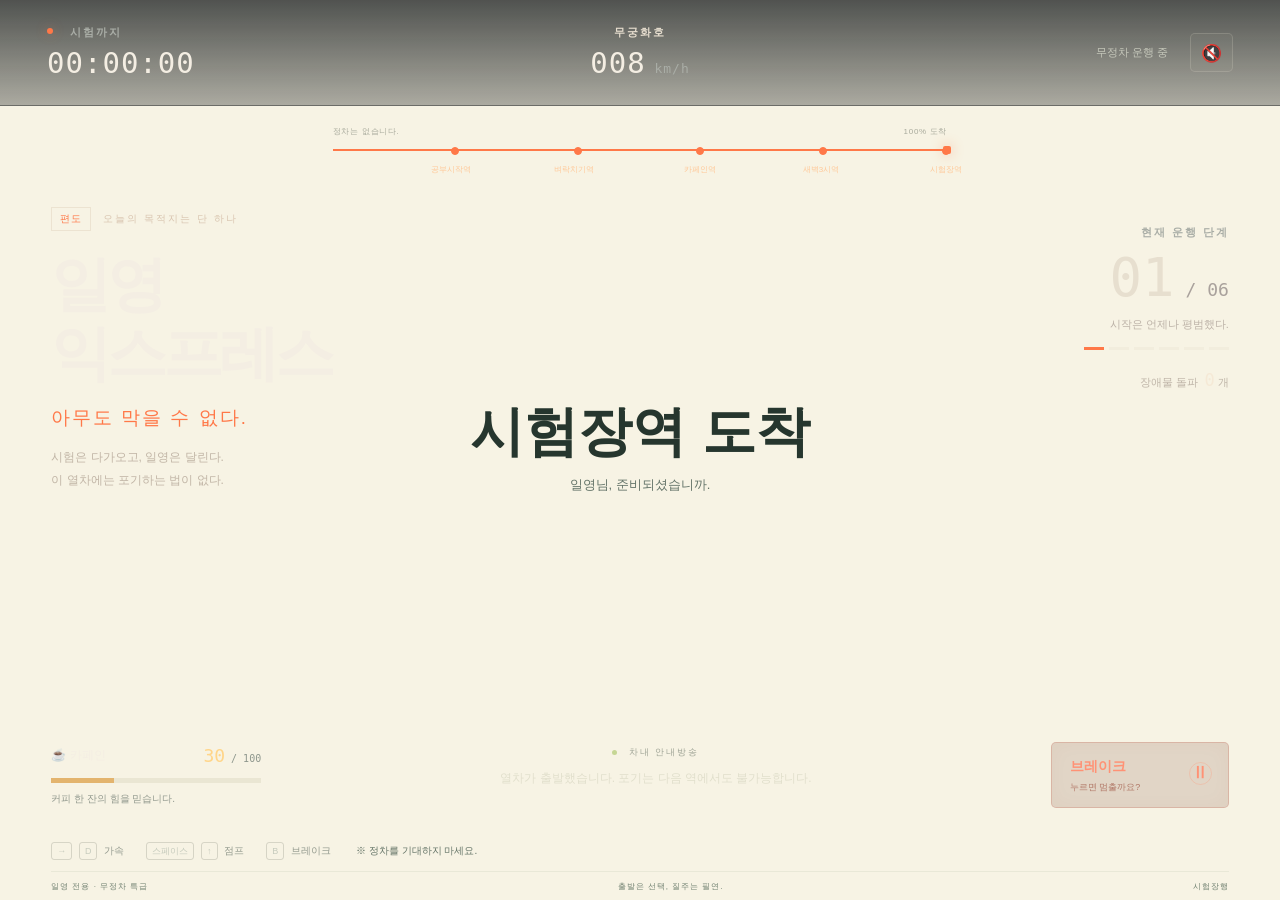
<file: ilyoung-express/index.html>
<!doctype html>
<html lang="ko">
<head>
  <meta charset="utf-8">
  <meta name="viewport" content="width=device-width, initial-scale=1, viewport-fit=cover">
  <meta name="theme-color" content="#171818">
  <title>일영 익스프레스: 아무도 막을 수 없다</title>
  <meta name="description" content="시험까지 남은 시간, 멈추지 않는 일영의 질주. 브레이크 없는 횡스크롤 기차 게임.">
  <link rel="icon" href="data:,">
  <link rel="stylesheet" href="style.css">
  <script src="main.js" defer></script>
</head>
<body>
  <canvas id="game" aria-label="일영의 열차가 시험장역으로 달리는 게임 화면"></canvas>
  <div class="interface">
    <header class="hud">
      <div class="countdown-block"><span class="eyebrow"><i class="live-dot"></i> 시험까지</span><strong id="countdown">00:00:00</strong></div>
      <div class="speed-block"><span class="eyebrow" id="trainName">무궁화호</span><strong><span id="speed">008</span><small> km/h</small></strong></div>
      <div class="hud-right"><span class="running-label">무정차 운행 중</span><button id="sound" class="sound-button" type="button" aria-label="소리 켜기" aria-pressed="false">🔇</button></div>
    </header>
    <section class="route" aria-label="시험장역까지의 진행도" hidden>
      <div class="route-caption"><span>정차는 없습니다.</span><span id="progressText">0% 이동</span></div>
      <div id="routeTrack" class="route-track" role="progressbar" aria-valuemin="0" aria-valuemax="100" aria-valuenow="0" aria-label="시험장역까지 진행도"><span id="routeFill" class="route-fill"></span><span id="routeTrain" class="route-train"></span></div>
      <div class="stations"><span>공부시작역</span><span>벼락치기역</span><span>카페인역</span><span>새벽3시역</span><span>시험장역</span></div>
    </section>
    <main class="hero">
      <div class="hero-kicker"><span class="ticket-mark">편도</span> 오늘의 목적지는 단 하나</div>
      <h1>일영 <span>익스프레스</span><em>아무도 막을 수 없다.</em></h1>
      <p>시험은 다가오고, 일영은 달린다.<br>이 열차에는 포기하는 법이 없다.</p>
    </main>
    <aside class="journey-info"><span class="eyebrow">현재 운행 단계</span><div><strong id="stageNumber">01</strong><span> / 06</span></div><p id="stageCaption">시작은 언제나 평범했다.</p><div class="stage-ticks" aria-hidden="true"><i class="active"></i><i></i><i></i><i></i><i></i><i></i></div><span class="counter">장애물 돌파 <b id="cleared">0</b>개</span></aside>
    <div id="evolution" class="evolution" aria-live="polite"></div>
    <div id="overdrive" class="overdrive" hidden>카페인 폭주 모드</div>
    <footer class="controls">
      <section class="coffee-panel"><div><span>☕ 카페인</span><strong><span id="coffeeValue">30</span><small> / 100</small></strong></div><div class="fuel-track" role="meter" aria-label="카페인" aria-valuemin="0" aria-valuemax="100" aria-valuenow="30" id="coffeeMeter"><span id="coffeeFill"></span></div><p id="coffeeStatus">커피 한 잔의 힘을 믿습니다.</p></section>
      <div class="announcement"><span class="broadcast-label"><i></i> 차내 안내방송</span><p id="bubble" aria-live="polite">열차가 출발했습니다. 포기는 다음 역에서도 불가능합니다.</p></div>
      <button id="brake" class="brake" type="button"><span class="brake-symbol" aria-hidden="true">Ⅱ</span><span id="brakeLabel">브레이크</span><small>누르면 멈출까요?</small></button>
    </footer>
    <div class="key-guide"><span><kbd>→</kbd> <kbd>D</kbd> 가속</span><span><kbd>스페이스</kbd> <kbd>↑</kbd> 점프</span><span><kbd>B</kbd> 브레이크</span><span class="guide-note">※ 정차를 기대하지 마세요.</span></div>
    <div class="touch-guide" hidden><span>왼쪽 꾹 · 가속</span><span>오른쪽 톡 · 점프</span></div>
    <div class="bottom-line"><span>일영 전용 · 무정차 특급</span><span>출발은 선택, 질주는 필연.</span><span id="clockLabel">시험장행</span></div>
  </div>
  <section id="ending" class="ending" hidden aria-labelledby="endingTitle" role="dialog" aria-modal="true">
    <div class="ending-card"><span class="ending-tag">이번 역은, 종착역입니다.</span><h2 id="endingTitle">일영의 질주는<br><em>계속된다</em></h2><p>시험장까지 왔다. 이제, 증명할 시간.</p><div class="results"><div><span>장애물 돌파</span><strong id="resultCleared">0개</strong></div><div><span>커피 섭취</span><strong id="resultCoffee">0잔</strong></div><div><span>브레이크</span><strong id="resultBrake">시도 0회 / 성공 0회</strong></div></div><button id="restart" type="button">다시 질주하기 <span aria-hidden="true">↗</span></button><small>다음 질주에도 브레이크는 제공되지 않습니다.</small></div>
  </section>
  <noscript>이 열차를 출발시키려면 브라우저의 자바스크립트를 켜 주세요.</noscript>
</body>
</html>
</file>
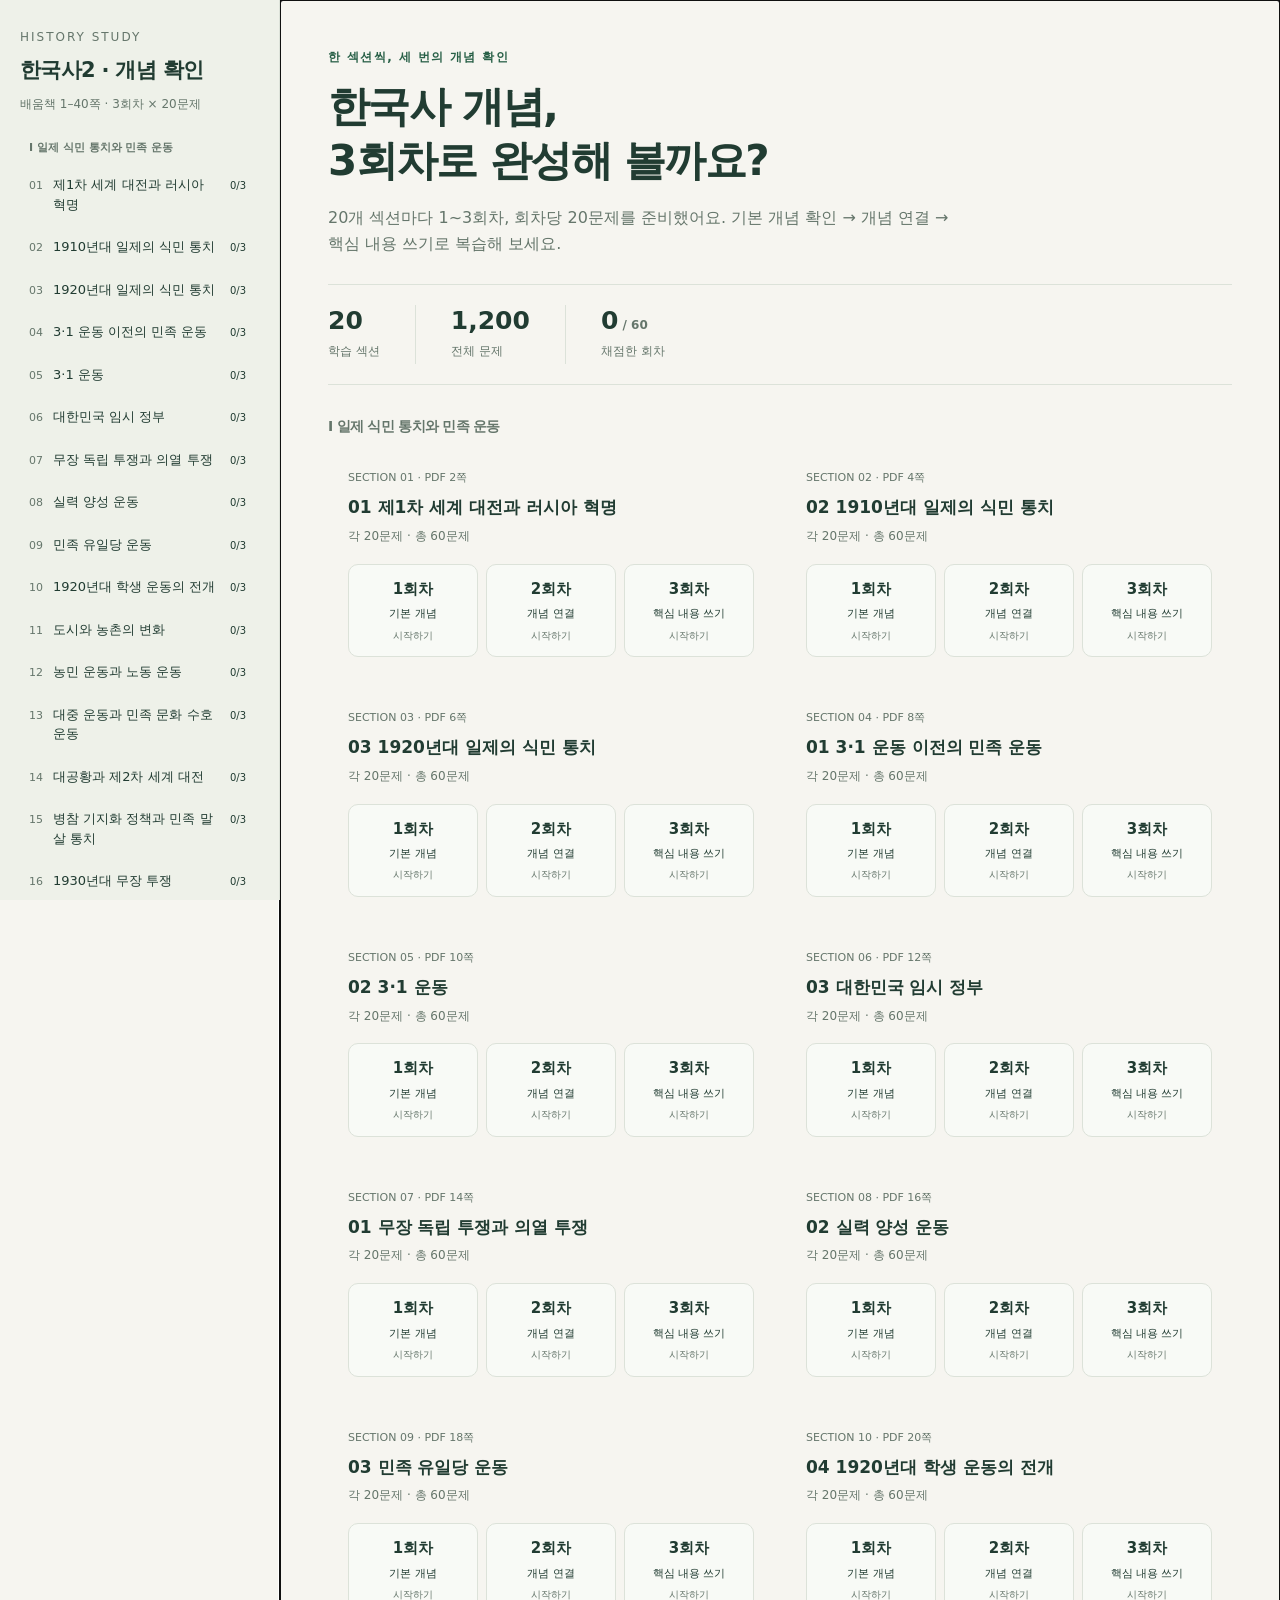
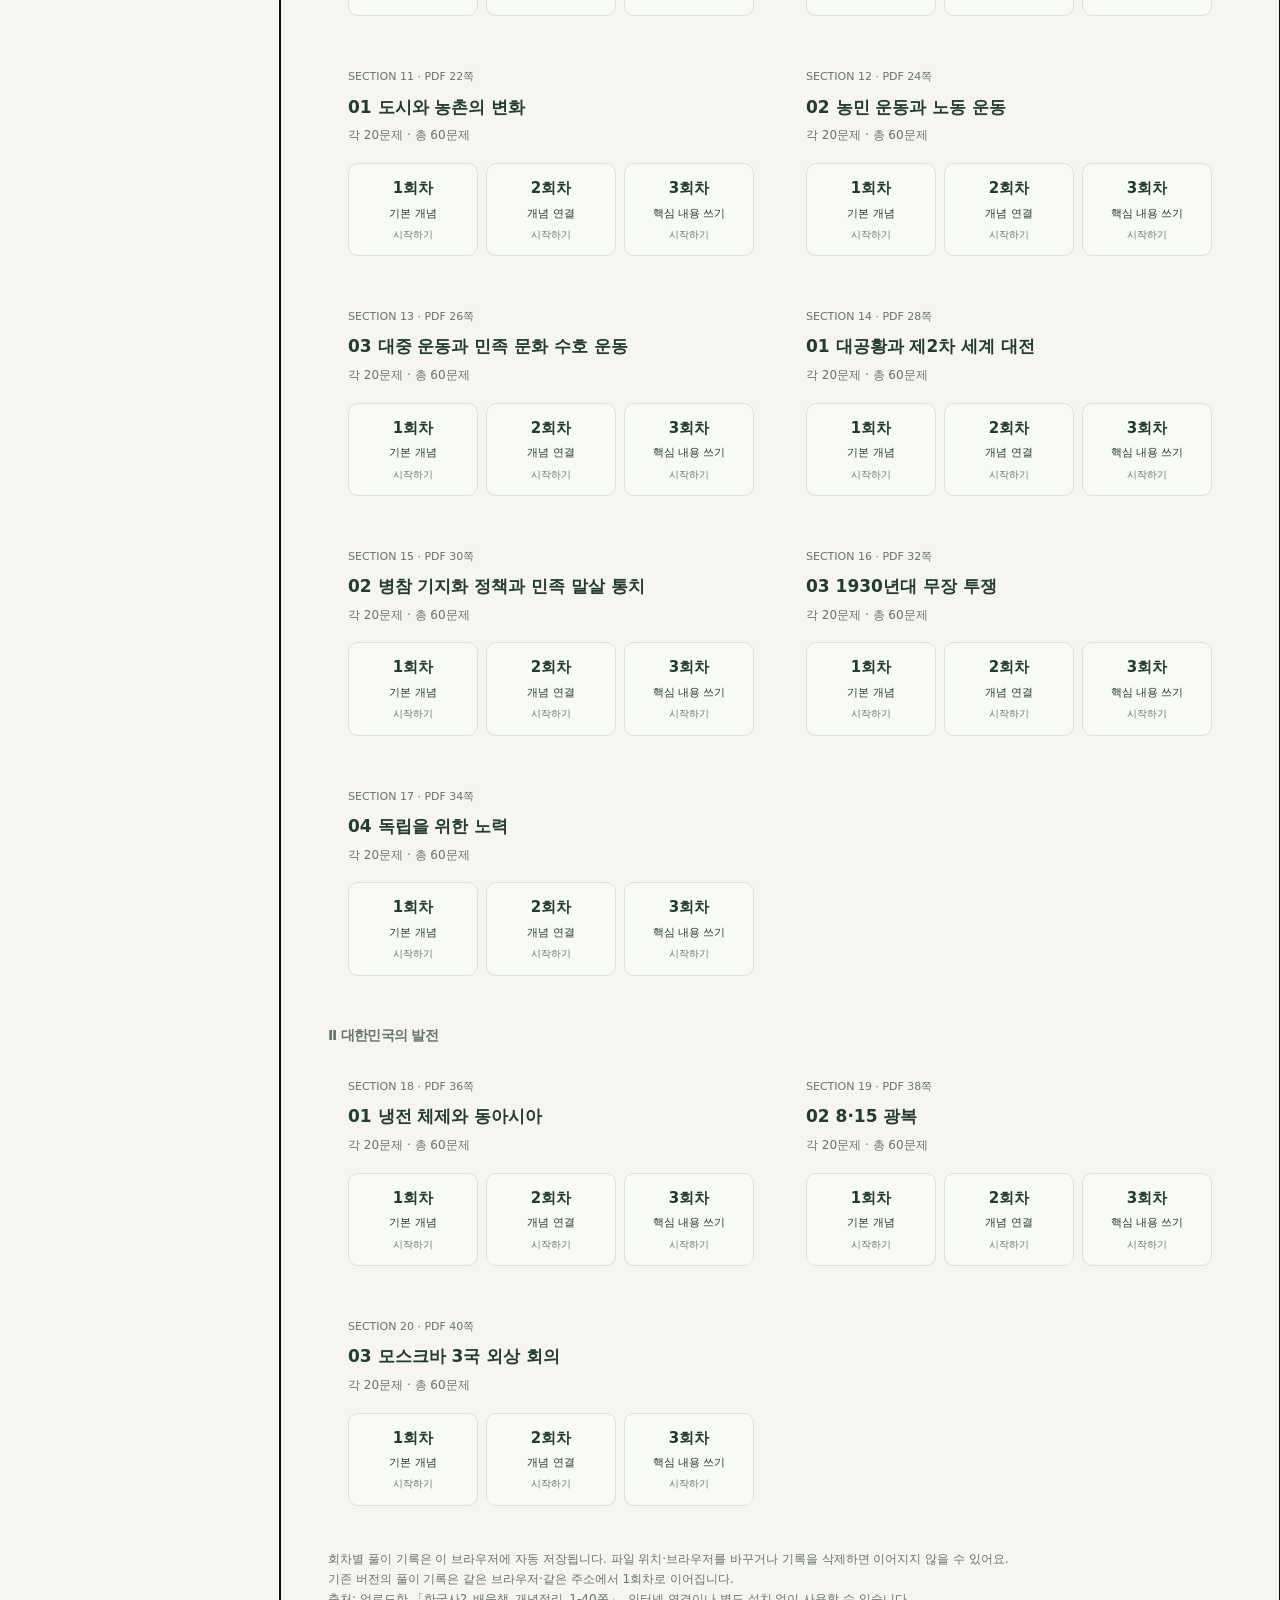
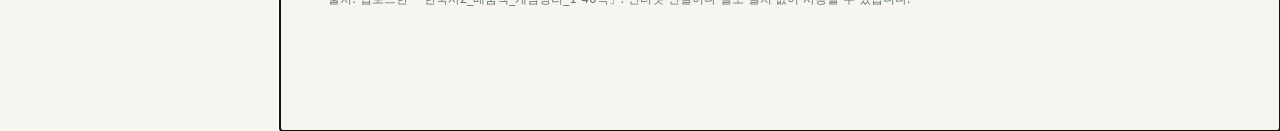
<file: korean-history-quiz/index.html>
<!DOCTYPE html>
<html lang="ko">
<head>
<meta charset="UTF-8">
<meta name="viewport" content="width=device-width,initial-scale=1">
<meta name="description" content="한국사2 배움책 개념 확인. 20개 섹션, 섹션별 3회차, 회차당 20문제. 총 1,200문제.">
<title>한국사2 · 개념 확인 1,200</title>
<link rel="icon" href="data:,">
<style>:root{--ink:#213c32;--muted:#65766b;--green:#286047;--pale:#e9f0e9;--paper:#f6f5f0;--line:#dce2d9;--red:#a13931}*{box-sizing:border-box}body{margin:0;background:var(--paper);color:var(--ink);font-family:system-ui,-apple-system,'Malgun Gothic',sans-serif;line-height:1.65}button,input,select{font:inherit}button{cursor:pointer}button:disabled{cursor:default;opacity:.6}button:focus-visible,a:focus-visible,summary:focus-visible,select:focus-visible,input:focus-visible{outline:3px solid #d79832;outline-offset:3px}button{border:1px solid var(--line);border-radius:10px;background:#fff;color:var(--ink);padding:10px 16px}button:hover{border-color:var(--green)}.primary{background:var(--green);color:white;border-color:var(--green)}.layout{display:grid;grid-template-columns:280px 1fr;min-height:100vh}aside{height:100vh;position:sticky;top:0;padding:28px 20px;background:#eef1e9;border-right:1px solid var(--line);overflow:auto}.brand{font-size:21px;font-weight:800;letter-spacing:-.7px;display:block;width:100%;text-align:left;background:none;border:0;padding:0}.brand small{display:block;font-size:12px;letter-spacing:2px;color:var(--muted);font-weight:500;margin-bottom:5px}.side-note{font-size:12px;color:var(--muted);margin:8px 0 22px}.navbtn{display:flex;gap:10px;align-items:baseline;text-align:left;width:100%;font-size:13px;border:0;padding:10px 9px;margin:3px 0;background:transparent;line-height:1.5}.navbtn .num{color:var(--muted);font-size:11px;flex:none}.navbtn.active{background:var(--green);color:#fff}.navbtn.active .num{color:#d0e0d0}.navgroup{font-size:11px;color:var(--muted);margin:24px 9px 8px;font-weight:700}.done{margin-left:auto;font-size:11px;white-space:nowrap}main{width:100%;max-width:1140px;margin:0 auto;padding:48px 48px 110px}.eyebrow{font-size:12px;letter-spacing:1.4px;font-weight:700;color:var(--green)}h1{font-size:clamp(28px,4vw,42px);line-height:1.3;letter-spacing:-1.6px;margin:12px 0 16px}h2{font-size:23px;line-height:1.4;letter-spacing:-.7px}.intro{max-width:640px;color:var(--muted);margin-bottom:26px}.stats{display:flex;gap:0;margin:26px 0 32px;padding:20px 0;border-top:1px solid var(--line);border-bottom:1px solid var(--line)}.stat{padding-right:35px;margin-right:35px;border-right:1px solid var(--line)}.stat:last-child{border:0;margin:0;padding:0}.stat strong{font-size:25px;display:block;line-height:1.3}.stat span{font-size:12px;color:var(--muted)}.section-label{font-size:14px;margin:30px 0 13px;color:var(--muted)}.grid{display:grid;grid-template-columns:repeat(2,minmax(0,1fr));gap:12px}.tile{padding:20px;text-align:left;border-radius:14px;min-height:155px;display:flex;flex-direction:column;align-items:flex-start;transition:transform .12s,box-shadow .12s}.tile:hover{transform:translateY(-2px);box-shadow:0 5px 16px #213c3210}.tile small{color:var(--muted);font-size:11px}.tile strong{font-size:17px;line-height:1.5;margin:8px 0 16px}.tile footer{display:flex;justify-content:space-between;width:100%;font-size:12px;color:var(--green);margin-top:auto}.meta{font-size:12px;color:var(--muted)}.toolbar{display:flex;gap:8px;flex-wrap:wrap;margin:22px 0}.toolbar button{font-size:13px}.progress{height:5px;background:var(--line);border-radius:9px;margin:16px 0 8px;overflow:hidden}.progress i{display:block;background:var(--green);height:100%;transition:width .2s}.progress-text{font-size:12px;color:var(--muted)}.question{background:white;border:1px solid var(--line);border-radius:14px;padding:24px;margin:14px 0;break-inside:avoid}.qtop{font-size:11px;color:var(--muted);display:flex;gap:10px;align-items:center;margin-bottom:10px}.qno{font-weight:800;letter-spacing:1px;color:var(--green)}.qtext{font-size:17px;font-weight:650;line-height:1.75;margin:0 0 18px;display:block}.short{display:block;width:100%;max-width:520px;padding:12px 14px;border:1px solid #bbc8bd;border-radius:9px;background:#fcfdfb;font-size:16px;color:var(--ink)}.short:disabled{opacity:1;color:var(--ink);background:#f3f4f0}.ox{display:flex;gap:10px;flex-wrap:wrap}.choice{position:relative;display:flex;align-items:center;gap:10px;border:1px solid var(--line);border-radius:9px;padding:10px 20px;cursor:pointer;min-width:120px}.choice:has(input:checked){border-color:var(--green);background:var(--pale)}.choice input{accent-color:var(--green);width:18px;height:18px}.choice b{font-size:20px}.choice span{font-size:13px}.feedback{border-top:1px solid var(--line);margin-top:20px;padding-top:16px;font-size:14px}.feedback p{margin:8px 0 0;font-size:13px;color:var(--muted);overflow-wrap:anywhere}.correct{color:var(--green)}.wrong{color:var(--red)}.question.miss{border-color:#d8aba6}.badge{display:inline-block;font-size:11px;font-weight:700;border-radius:20px;padding:2px 10px;background:var(--pale);margin-left:auto}.miss .badge{background:#f8e9e6;color:var(--red)}.result{padding:22px 24px;border:1px solid #afc7b4;border-radius:14px;background:var(--pale);margin:20px 0}.result strong{font-size:27px}.result p{margin:4px 0;font-size:14px}.bottom{position:fixed;bottom:0;left:280px;right:0;background:#f6f5f0f5;border-top:1px solid var(--line);padding:14px 32px;display:flex;justify-content:center;gap:16px;align-items:center;z-index:5;backdrop-filter:blur(8px)}.bottom span{font-size:13px}.bottom button{min-width:140px}.empty{padding:40px;text-align:center;color:var(--muted)}details{border:1px solid var(--line);padding:16px 20px;border-radius:12px;margin-top:30px;background:#eeefe9}summary{font-size:14px;font-weight:650;cursor:pointer}pre{font:13px/1.9 system-ui,sans-serif;white-space:pre-wrap;overflow-wrap:anywhere;margin:20px 0 0}.mobile{display:none}.save-note{font-size:12px;color:var(--muted);margin-top:24px}.back{padding:0;border:0;background:none;color:var(--muted);font-size:13px;margin-bottom:20px}.footnav{display:flex;justify-content:space-between;gap:10px;margin-top:24px}.footnav button{font-size:13px}.skip{position:absolute;top:-80px;left:10px;z-index:20;background:#fff;padding:10px}.skip:focus{top:10px}[hidden]{display:none!important}
@media(max-width:1050px){main{padding:35px 28px 110px}.layout{grid-template-columns:245px 1fr}aside{padding:25px 14px}.bottom{left:245px}.grid{grid-template-columns:1fr}}
@media(max-width:720px){.layout{display:block}aside{display:none}main{padding:26px 18px 105px}.mobile{display:flex;gap:10px;background:#eef1e9;padding:12px 18px;border-bottom:1px solid var(--line);align-items:center}.mobile button{padding:8px 10px;white-space:nowrap;font-size:13px}.mobile select{width:100%;min-width:0;padding:9px;border:1px solid var(--line);border-radius:8px;color:var(--ink);background:white;font-size:13px}.bottom{left:0;padding:12px 18px;justify-content:space-between}.bottom button{min-width:130px}.stat{padding-right:22px;margin-right:22px}.question{padding:20px 17px}.qtext{font-size:16px}h1{font-size:31px}.tile{min-height:140px}.intro{font-size:14px}}
@media(prefers-reduced-motion:reduce){*{transition:none!important}}
@media print{aside,.mobile,.bottom,.toolbar,.back,.footnav,.save-note{display:none!important}.layout{display:block}main{padding:0;max-width:none}.question{break-inside:avoid}details{display:none}body{background:white}}
.rounds{display:grid;grid-template-columns:repeat(3,minmax(0,1fr));gap:8px;width:100%}
.round-button{display:flex;flex-direction:column;align-items:center;text-align:center;gap:4px;padding:12px 5px;min-width:0;background:#f8faf6}
.round-button b{font-size:15px}.round-button span{font-size:11px;overflow-wrap:anywhere}.round-button small{font-size:10px;color:var(--muted)}
.round-button.selected{background:var(--green);color:white;border-color:var(--green)}.round-button.selected small{color:#dfeddf}
.quiz-rounds{margin:25px 0}.quiz-rounds .round-button{padding:15px 8px}.quiz-rounds .round-button span{font-size:13px}.quiz-rounds .round-button small{font-size:12px}
.tile h3{font-size:17px;line-height:1.5;margin:8px 0 6px}.tile-note{font-size:12px;color:var(--muted);margin:0 0 17px}.tile .rounds{margin-top:auto}
.round-heading{font-size:22px;margin:22px 0 10px}.qtext{white-space:pre-line}.options{display:grid;gap:9px}.options .choice{padding:12px 15px;min-width:0}.choice input{flex:none}.choice-number{font-size:11px!important;border:1px solid var(--line);border-radius:50%;width:22px;height:22px;flex:none;text-align:center;line-height:20px}
.round-footnav{padding-top:8px}.navbtn .done{font-size:10px;min-width:20px}.tile:hover{transform:none;box-shadow:none}
@media(max-width:720px){.quiz-rounds{gap:6px}.quiz-rounds .round-button{padding:12px 4px}.quiz-rounds .round-button span{font-size:11px}.quiz-rounds .round-button small{font-size:10px}.options .choice{padding:12px}.round-heading{font-size:20px}}
@media print{.rounds{display:none!important}}
</style>
</head>
<body>
<a class="skip" href="#main">문제 영역으로 이동</a>
<div class="mobile"><button id="mobile-home">전체 섹션</button><select id="mobile-select" aria-label="학습할 섹션 선택"></select></div>
<div class="layout">
  <aside>
    <button class="brand" id="brand"><small>HISTORY STUDY</small>한국사2 · 개념 확인</button>
    <p class="side-note">배움책 1–40쪽 · 3회차 × 20문제</p>
    <nav id="nav" aria-label="섹션 목록"></nav>
  </aside>
  <main id="main" tabindex="-1"></main>
</div>
<div id="bottom" class="bottom" hidden></div>
<noscript><p style="padding:24px">문제를 풀려면 브라우저에서 JavaScript를 허용해 주세요. 내려받은 HTML 파일을 Chrome, Edge 또는 Safari로 열 수 있습니다.</p></noscript>
<script id="quiz-data" type="application/json">[{"id":1,"title":"01 제1차 세계 대전과 러시아 혁명","meta":"1 일제의 식민지 지배 정책 | 교과서 12~13쪽 | PDF 2쪽","source":"> 1 일제의 식민지 지배 정책 | 교과서 12~13쪽 | PDF 2쪽  \n> 핵심 개념: 제1차 세계 대전, 파리 강화 회의, 민족 자결주의, 러시아 혁명, 5·4 운동, 치안 유지법  \n\n### 1. 제1차 세계 대전과 전후 처리\n\n#### 1) 제1차 세계 대전\n- 배경  \n  - 제국주의 국가들이 식민지를 두고 갈등  \n  - 3국 동맹(독일, 오스트리아·헝가리, 이탈리아)와/과 3국 협상(영국, 러시아, 프랑스) 대립  \n- 전개  \n  - 연합국(협상국): 영국, 프랑스, 러시아, 일본, 중국, 미국 등  \n  - 동맹국: 독일, 오스트리아·헝가리 제국, 오스만 제국 등  \n  - 미국 참전 후 연합국 측이 유리해짐. → 독일 항복(1918)  \n\n#### 2) 전후 처리\n① 파리 강화 회의  \n- 제1차 세계 대전의 전후 처리를 위한 회의  \n- 14개조 평화 원칙: 미국 대통령 윌슨이 전후 처리 원칙으로 주장  \n  → 민족 자결주의이/가 식민 지배를 받던 약소민족에게 독립 희망, 승전국의 식민지에는 적용되지 않음.  \n\n> 한국 국민과 한국은 일본이 대한 제국을 ‘합병’하고자 1910년 8월 22일 체결한 조약을 (파리) 강화 회의에서 무효화하거나 폐지하여 한국을 일본에서 해방하고 독립 자주국으로 재건할 것을 요구합니다.  \n> — 「파리 강화 회의에 제출한 청원서」  \n\n② 베르사유 조약  \n- 독일 모든 해외 식민지 상실, 막대한 배상금  \n- 베르사유 체제: 베르사유 조약을 바탕으로 형성된 새로운 국제 질서  \n\n> [베르사유 조약(1919)]  \n> 119. 독일은 연합국과 그 협력국을 위해 해외의 모든 소유물과 권리를 포기한다.  \n> 231. 독일은 독일과 그 동맹이 일으킨 전쟁으로 연합국과 그 협력국 정부, 국민이 입은 모든 피해에 대한 책임이 독일과 그 동맹에게 있음을 받아들여야 한다.  \n\n#### 3) 러시아 혁명\n① 배경: 연합국으로 참전하였으나 잇따른 패배로 국민 불만 고조  \n\n② 전개  \n- 러시아 혁명으로 사회주의 국가인 소비에트 러시아 성립  \n- 정권을 잡은 레닌 주도로 사회주의에 따른 정책 추진  \n\n③ 소련 수립  \n- 혁명 후: 독일과 강화 조약, 코민테른 수립, 사회주의적 개혁 추진  \n- 소비에트 사회주의 공화국(소련) 수립(1922)  \n\n> [극동 인민 대표 회의 결정 사항]  \n> 조선은 농업국으로 일반 민중이 민족 운동에 공감하고 있다. 이에 계급 운동자는 독립운동을 후원하고, 임시 정부를 도와 독립 달성에 노력하여야 한다는 데 의견이 일치하였다.  \n> — 『몽양 여운형 전집』  \n\n### 2. 제1차 세계 대전 이후 동아시아의 변화\n\n#### 1) 중국\n① 일본이 중국에 21개조 요구 강요(1915)  \n\n② 5·4 운동(1919): 산둥반도 이권 반환, 21개조 요구 철폐 요구  \n\n③ 워싱턴 회의: 일본 팽창 저지, 중국 내 이해관계 조정, 해군 군비 축소 목적 → 일본은 산둥반도 이권 반환, 해군력 축소  \n\n#### 2) 일본\n① 제1차 세계 대전 중 전쟁 물자 판매로 호황 → 전후 불황 시작  \n\n② 노동 운동 및 사회주의 확산 → 일본 공산당 결성  \n\n③ 치안 유지법(1925) 제정: 일본 및 식민지 한국의 사회주의 탄압","rounds":[{"id":1,"title":"기본 개념","description":"짧은 답 10 · OX 10","guide":"1–10번은 짧은 답, 11–20번은 OX입니다.","questions":[{"type":"short","q":"제1차 세계 대전 전 독일, 오스트리아·헝가리 제국, 이탈리아가 맺은 동맹은?","answers":["3국 동맹","삼국 동맹"],"explanation":"문서 확인: 3국 동맹(독일, 오스트리아·헝가리, 이탈리아)와/과 3국 협상(영국, 러시아, 프랑스) 대립"},{"type":"short","q":"제1차 세계 대전에서 참전 후 연합국에 유리한 전세를 만든 나라는?","answers":["미국"],"explanation":"문서 확인: 연합국(협상국): 영국, 프랑스, 러시아, 일본, 중국, 미국 등"},{"type":"short","q":"제1차 세계 대전의 전후 처리를 위해 열린 회의는?","answers":["파리 강화 회의"],"explanation":"문서 확인: 한국 국민과 한국은 일본이 대한 제국을 ‘합병’하고자 1910년 8월 22일 체결한 조약을 (파리) 강화 회의에서 무효화하거나 폐지하여 한국을 일본에서 해방하고 독립 자주국으로 재건할 것을 요구합니다."},{"type":"short","q":"윌슨의 14개조 평화 원칙에 포함된, 민족이 스스로 운명을 결정한다는 원칙은?","answers":["민족 자결주의"],"explanation":"문서 확인: → 민족 자결주의이/가 식민 지배를 받던 약소민족에게 독립 희망, 승전국의 식민지에는 적용되지 않음."},{"type":"short","q":"제1차 세계 대전 후 독일의 배상금과 식민지 포기를 규정한 조약은?","answers":["베르사유 조약"],"explanation":"문서 확인: 베르사유 체제: 베르사유 조약을 바탕으로 형성된 새로운 국제 질서"},{"type":"short","q":"러시아 혁명 후 정권을 잡고 사회주의 정책을 추진한 인물은?","answers":["레닌"],"explanation":"문서 확인: 정권을 잡은 레닌 주도로 사회주의에 따른 정책 추진"},{"type":"short","q":"소비에트 사회주의 공화국 연방의 약칭은?","answers":["소련"],"explanation":"문서 확인: 소비에트 사회주의 공화국(소련) 수립(1922)"},{"type":"short","q":"1919년 중국에서 산둥반도 이권 반환 등을 요구한 운동은?","answers":["5·4 운동","5월 4일 운동"],"explanation":"문서 확인: 5·4 운동(1919): 산둥반도 이권 반환, 21개조 요구 철폐 요구"},{"type":"short","q":"일본의 팽창 저지와 해군 군비 축소 등을 논의한 회의는?","answers":["워싱턴 회의"],"explanation":"문서 확인: 워싱턴 회의: 일본 팽창 저지, 중국 내 이해관계 조정, 해군 군비 축소 목적 → 일본은 산둥반도 이권 반환, 해군력 축소"},{"type":"short","q":"1925년 일본과 식민지 한국의 사회주의 탄압에 이용된 법은?","answers":["치안 유지법"],"explanation":"문서 확인: 치안 유지법(1925) 제정: 일본 및 식민지 한국의 사회주의 탄압"},{"type":"ox","q":"제1차 세계 대전의 배경에는 제국주의 국가들의 식민지 경쟁이 있었다.","answers":["O"],"explanation":"식민지를 둘러싼 제국주의 국가들의 갈등이 전쟁의 배경이었다."},{"type":"ox","q":"영국·러시아·프랑스는 3국 협상을 이루었다.","answers":["O"],"explanation":"3국 동맹에 맞선 3국 협상의 구성국이다."},{"type":"ox","q":"독일은 1918년에 항복하였다.","answers":["O"],"explanation":"미국 참전 이후 연합국이 유리해졌고 1918년 독일이 항복하였다."},{"type":"ox","q":"민족 자결주의는 승전국의 식민지에도 빠짐없이 적용되었다.","answers":["X"],"explanation":"민족 자결주의는 승전국의 식민지에는 적용되지 않았다."},{"type":"ox","q":"베르사유 체제는 베르사유 조약을 바탕으로 형성되었다.","answers":["O"],"explanation":"베르사유 조약을 기초로 새로운 국제 질서가 만들어졌다."},{"type":"ox","q":"러시아는 제1차 세계 대전에서 동맹국 편으로 참전하였다.","answers":["X"],"explanation":"러시아는 연합국으로 참전하였다."},{"type":"ox","q":"러시아 혁명 이후 독일과의 강화 조약이 체결되었다.","answers":["O"],"explanation":"혁명 후 독일과 강화 조약을 맺고 사회주의적 개혁을 추진하였다."},{"type":"ox","q":"일본은 중국에 21개조 요구를 강요하였다.","answers":["O"],"explanation":"일본은 1915년 중국에 21개조 요구를 강요하였다."},{"type":"ox","q":"워싱턴 회의 결과 일본은 산둥반도의 이권을 더 확대하였다.","answers":["X"],"explanation":"일본은 산둥반도 이권을 반환하고 해군력을 축소하였다."},{"type":"ox","q":"일본은 제1차 세계 대전 중 전쟁 물자 판매로 불황만 겪었다.","answers":["X"],"explanation":"전쟁 중에는 물자 판매로 호황을 누렸으나 전후 불황이 시작되었다."}]},{"id":2,"title":"개념 연결","description":"4지선다 20문제","guide":"설명을 읽고 가장 알맞은 항목을 네 개의 보기에서 고르세요.","questions":[{"type":"choice","q":"다음 설명에 해당하는 항목을 고르세요.\n“영국·러시아·프랑스가 참여하여 3국 동맹과 대립하였다.”","choices":["독일의 항복","3국 협상","연합국의 전세 호전","제1차 세계 대전의 배경"],"answers":["3국 협상"],"explanation":"3국 협상: 영국·러시아·프랑스가 참여하여 3국 동맹과 대립하였다."},{"type":"choice","q":"다음 설명에 해당하는 항목을 고르세요.\n“제국주의 국가들이 식민지를 두고 갈등하였다.”","choices":["연합국의 전세 호전","3국 협상","제1차 세계 대전의 배경","독일의 항복"],"answers":["제1차 세계 대전의 배경"],"explanation":"제1차 세계 대전의 배경: 제국주의 국가들이 식민지를 두고 갈등하였다."},{"type":"choice","q":"다음 설명에 해당하는 항목을 고르세요.\n“미국의 참전으로 영국·프랑스 등의 진영이 유리해졌다.”","choices":["독일의 항복","제1차 세계 대전의 배경","3국 협상","연합국의 전세 호전"],"answers":["연합국의 전세 호전"],"explanation":"연합국의 전세 호전: 미국의 참전으로 영국·프랑스 등의 진영이 유리해졌다."},{"type":"choice","q":"다음 설명에 해당하는 항목을 고르세요.\n“제1차 세계 대전에서 독일이 패배를 인정한 해는 1918이다.”","choices":["독일의 항복","3국 협상","제1차 세계 대전의 배경","연합국의 전세 호전"],"answers":["독일의 항복"],"explanation":"독일의 항복: 제1차 세계 대전에서 독일이 패배를 인정한 해는 1918이다."},{"type":"choice","q":"다음 설명에 해당하는 항목을 고르세요.\n“미국 대통령 윌슨이 전후 처리의 원칙으로 주장하였다.”","choices":["파리 강화 회의 청원서","14개조 평화 원칙","베르사유 조약의 식민지 조항","민족 자결주의의 한계"],"answers":["14개조 평화 원칙"],"explanation":"14개조 평화 원칙: 미국 대통령 윌슨이 전후 처리의 원칙으로 주장하였다."},{"type":"choice","q":"다음 설명에 해당하는 항목을 고르세요.\n“독립에 대한 희망을 주었지만 승전국의 식민지에는 적용되지 않았다.”","choices":["14개조 평화 원칙","파리 강화 회의 청원서","민족 자결주의의 한계","베르사유 조약의 식민지 조항"],"answers":["민족 자결주의의 한계"],"explanation":"민족 자결주의의 한계: 독립에 대한 희망을 주었지만 승전국의 식민지에는 적용되지 않았다."},{"type":"choice","q":"다음 설명에 해당하는 항목을 고르세요.\n“한국을 일본에서 해방하고 독립 자주국으로 재건할 것을 요구하였다.”","choices":["14개조 평화 원칙","민족 자결주의의 한계","베르사유 조약의 식민지 조항","파리 강화 회의 청원서"],"answers":["파리 강화 회의 청원서"],"explanation":"파리 강화 회의 청원서: 한국을 일본에서 해방하고 독립 자주국으로 재건할 것을 요구하였다."},{"type":"choice","q":"다음 설명에 해당하는 항목을 고르세요.\n“독일이 해외의 모든 소유물과 권리를 포기하도록 하였다.”","choices":["베르사유 조약의 식민지 조항","파리 강화 회의 청원서","민족 자결주의의 한계","14개조 평화 원칙"],"answers":["베르사유 조약의 식민지 조항"],"explanation":"베르사유 조약의 식민지 조항: 독일이 해외의 모든 소유물과 권리를 포기하도록 하였다."},{"type":"choice","q":"다음 설명에 해당하는 항목을 고르세요.\n“전쟁 피해에 대한 책임을 독일과 그 동맹에 물었다.”","choices":["러시아 혁명의 배경","베르사유 조약의 배상 책임","소비에트 러시아","베르사유 체제"],"answers":["베르사유 조약의 배상 책임"],"explanation":"베르사유 조약의 배상 책임: 전쟁 피해에 대한 책임을 독일과 그 동맹에 물었다."},{"type":"choice","q":"다음 설명에 해당하는 항목을 고르세요.\n“베르사유 조약을 바탕으로 형성된 새로운 국제 질서이다.”","choices":["소비에트 러시아","베르사유 조약의 배상 책임","베르사유 체제","러시아 혁명의 배경"],"answers":["베르사유 체제"],"explanation":"베르사유 체제: 베르사유 조약을 바탕으로 형성된 새로운 국제 질서이다."},{"type":"choice","q":"다음 설명에 해당하는 항목을 고르세요.\n“연합국으로 참전한 러시아의 잇따른 패배로 국민 불만이 높아졌다.”","choices":["소비에트 러시아","베르사유 조약의 배상 책임","베르사유 체제","러시아 혁명의 배경"],"answers":["러시아 혁명의 배경"],"explanation":"러시아 혁명의 배경: 연합국으로 참전한 러시아의 잇따른 패배로 국민 불만이 높아졌다."},{"type":"choice","q":"다음 설명에 해당하는 항목을 고르세요.\n“러시아 혁명 이후 성립한 사회주의 국가이다.”","choices":["소비에트 러시아","러시아 혁명의 배경","베르사유 체제","베르사유 조약의 배상 책임"],"answers":["소비에트 러시아"],"explanation":"소비에트 러시아: 러시아 혁명 이후 성립한 사회주의 국가이다."},{"type":"choice","q":"다음 설명에 해당하는 항목을 고르세요.\n“혁명 후 정권을 잡고 사회주의에 따른 정책을 추진하였다.”","choices":["소련의 수립","레닌의 개혁","21개조 요구","극동 인민 대표 회의"],"answers":["레닌의 개혁"],"explanation":"레닌의 개혁: 혁명 후 정권을 잡고 사회주의에 따른 정책을 추진하였다."},{"type":"choice","q":"다음 설명에 해당하는 항목을 고르세요.\n“소비에트 사회주의 공화국 연방은 1922에 수립되었다.”","choices":["21개조 요구","극동 인민 대표 회의","소련의 수립","레닌의 개혁"],"answers":["소련의 수립"],"explanation":"소련의 수립: 소비에트 사회주의 공화국 연방은 1922에 수립되었다."},{"type":"choice","q":"다음 설명에 해당하는 항목을 고르세요.\n“조선의 독립운동을 후원하고 임시 정부를 도와야 한다고 보았다.”","choices":["소련의 수립","21개조 요구","레닌의 개혁","극동 인민 대표 회의"],"answers":["극동 인민 대표 회의"],"explanation":"극동 인민 대표 회의: 조선의 독립운동을 후원하고 임시 정부를 도와야 한다고 보았다."},{"type":"choice","q":"다음 설명에 해당하는 항목을 고르세요.\n“일본이 1915년 중국에 강요한 요구이다.”","choices":["21개조 요구","극동 인민 대표 회의","레닌의 개혁","소련의 수립"],"answers":["21개조 요구"],"explanation":"21개조 요구: 일본이 1915년 중국에 강요한 요구이다."},{"type":"choice","q":"다음 설명에 해당하는 항목을 고르세요.\n“산둥반도의 이권 반환과 21개조 요구 철폐를 요구하였다.”","choices":["워싱턴 회의의 군비 문제","5·4 운동의 요구","일본의 전시 호황","치안 유지법의 대상"],"answers":["5·4 운동의 요구"],"explanation":"5·4 운동의 요구: 산둥반도의 이권 반환과 21개조 요구 철폐를 요구하였다."},{"type":"choice","q":"다음 설명에 해당하는 항목을 고르세요.\n“일본의 팽창을 저지하고 해군 군비를 축소하려 하였다.”","choices":["일본의 전시 호황","치안 유지법의 대상","워싱턴 회의의 군비 문제","5·4 운동의 요구"],"answers":["워싱턴 회의의 군비 문제"],"explanation":"워싱턴 회의의 군비 문제: 일본의 팽창을 저지하고 해군 군비를 축소하려 하였다."},{"type":"choice","q":"다음 설명에 해당하는 항목을 고르세요.\n“제1차 세계 대전 중 전쟁 물자 판매로 경기가 좋아졌다.”","choices":["워싱턴 회의의 군비 문제","5·4 운동의 요구","치안 유지법의 대상","일본의 전시 호황"],"answers":["일본의 전시 호황"],"explanation":"일본의 전시 호황: 제1차 세계 대전 중 전쟁 물자 판매로 경기가 좋아졌다."},{"type":"choice","q":"다음 설명에 해당하는 항목을 고르세요.\n“일본과 식민지 한국에서 사회주의를 탄압하는 데 이용되었다.”","choices":["치안 유지법의 대상","일본의 전시 호황","5·4 운동의 요구","워싱턴 회의의 군비 문제"],"answers":["치안 유지법의 대상"],"explanation":"치안 유지법의 대상: 일본과 식민지 한국에서 사회주의를 탄압하는 데 이용되었다."}]},{"id":3,"title":"핵심 내용 쓰기","description":"빈칸 채우기 20문제","guide":"각 개념의 설명에서 빈칸에 들어갈 인물·용어·연도 등을 쓰세요.","questions":[{"type":"short","q":"[3국 협상] 빈칸에 들어갈 말을 쓰세요.\n영국·러시아·______가 참여하여 3국 동맹과 대립하였다.","answers":["프랑스"],"explanation":"3국 협상: 영국·러시아·프랑스가 참여하여 3국 동맹과 대립하였다."},{"type":"short","q":"[제1차 세계 대전의 배경] 빈칸에 들어갈 말을 쓰세요.\n제국주의 국가들이 ______를 두고 갈등하였다.","answers":["식민지"],"explanation":"제1차 세계 대전의 배경: 제국주의 국가들이 식민지를 두고 갈등하였다."},{"type":"short","q":"[연합국의 전세 호전] 빈칸에 들어갈 말을 쓰세요.\n______의 참전으로 영국·프랑스 등의 진영이 유리해졌다.","answers":["미국"],"explanation":"연합국의 전세 호전: 미국의 참전으로 영국·프랑스 등의 진영이 유리해졌다."},{"type":"short","q":"[독일의 항복] 빈칸에 들어갈 말을 쓰세요.\n제1차 세계 대전에서 독일이 패배를 인정한 해는 ______이다.","answers":["1918","1918년"],"explanation":"독일의 항복: 제1차 세계 대전에서 독일이 패배를 인정한 해는 1918이다."},{"type":"short","q":"[14개조 평화 원칙] 빈칸에 들어갈 말을 쓰세요.\n미국 대통령 ______이 전후 처리의 원칙으로 주장하였다.","answers":["윌슨"],"explanation":"14개조 평화 원칙: 미국 대통령 윌슨이 전후 처리의 원칙으로 주장하였다."},{"type":"short","q":"[민족 자결주의의 한계] 빈칸에 들어갈 말을 쓰세요.\n독립에 대한 희망을 주었지만 ______의 식민지에는 적용되지 않았다.","answers":["승전국"],"explanation":"민족 자결주의의 한계: 독립에 대한 희망을 주었지만 승전국의 식민지에는 적용되지 않았다."},{"type":"short","q":"[파리 강화 회의 청원서] 빈칸에 들어갈 말을 쓰세요.\n한국을 일본에서 해방하고 ______으로 재건할 것을 요구하였다.","answers":["독립 자주국"],"explanation":"파리 강화 회의 청원서: 한국을 일본에서 해방하고 독립 자주국으로 재건할 것을 요구하였다."},{"type":"short","q":"[베르사유 조약의 식민지 조항] 빈칸에 들어갈 말을 쓰세요.\n______이 해외의 모든 소유물과 권리를 포기하도록 하였다.","answers":["독일"],"explanation":"베르사유 조약의 식민지 조항: 독일이 해외의 모든 소유물과 권리를 포기하도록 하였다."},{"type":"short","q":"[베르사유 조약의 배상 책임] 빈칸에 들어갈 말을 쓰세요.\n전쟁 피해에 대한 책임을 독일과 그 ______에 물었다.","answers":["동맹"],"explanation":"베르사유 조약의 배상 책임: 전쟁 피해에 대한 책임을 독일과 그 동맹에 물었다."},{"type":"short","q":"[베르사유 체제] 빈칸에 들어갈 말을 쓰세요.\n베르사유 ______을 바탕으로 형성된 새로운 국제 질서이다.","answers":["조약"],"explanation":"베르사유 체제: 베르사유 조약을 바탕으로 형성된 새로운 국제 질서이다."},{"type":"short","q":"[러시아 혁명의 배경] 빈칸에 들어갈 말을 쓰세요.\n연합국으로 참전한 러시아의 잇따른 ______로 국민 불만이 높아졌다.","answers":["패배"],"explanation":"러시아 혁명의 배경: 연합국으로 참전한 러시아의 잇따른 패배로 국민 불만이 높아졌다."},{"type":"short","q":"[소비에트 러시아] 빈칸에 들어갈 말을 쓰세요.\n러시아 혁명 이후 성립한 ______ 국가이다.","answers":["사회주의"],"explanation":"소비에트 러시아: 러시아 혁명 이후 성립한 사회주의 국가이다."},{"type":"short","q":"[레닌의 개혁] 빈칸에 들어갈 말을 쓰세요.\n혁명 후 정권을 잡고 ______에 따른 정책을 추진하였다.","answers":["사회주의"],"explanation":"레닌의 개혁: 혁명 후 정권을 잡고 사회주의에 따른 정책을 추진하였다."},{"type":"short","q":"[소련의 수립] 빈칸에 들어갈 말을 쓰세요.\n소비에트 사회주의 공화국 연방은 ______에 수립되었다.","answers":["1922","1922년"],"explanation":"소련의 수립: 소비에트 사회주의 공화국 연방은 1922에 수립되었다."},{"type":"short","q":"[극동 인민 대표 회의] 빈칸에 들어갈 말을 쓰세요.\n조선의 독립운동을 후원하고 ______를 도와야 한다고 보았다.","answers":["임시 정부","대한민국 임시 정부"],"explanation":"극동 인민 대표 회의: 조선의 독립운동을 후원하고 임시 정부를 도와야 한다고 보았다."},{"type":"short","q":"[21개조 요구] 빈칸에 들어갈 말을 쓰세요.\n______이 1915년 중국에 강요한 요구이다.","answers":["일본"],"explanation":"21개조 요구: 일본이 1915년 중국에 강요한 요구이다."},{"type":"short","q":"[5·4 운동의 요구] 빈칸에 들어갈 말을 쓰세요.\n______의 이권 반환과 21개조 요구 철폐를 요구하였다.","answers":["산둥반도"],"explanation":"5·4 운동의 요구: 산둥반도의 이권 반환과 21개조 요구 철폐를 요구하였다."},{"type":"short","q":"[워싱턴 회의의 군비 문제] 빈칸에 들어갈 말을 쓰세요.\n일본의 팽창을 저지하고 ______ 군비를 축소하려 하였다.","answers":["해군"],"explanation":"워싱턴 회의의 군비 문제: 일본의 팽창을 저지하고 해군 군비를 축소하려 하였다."},{"type":"short","q":"[일본의 전시 호황] 빈칸에 들어갈 말을 쓰세요.\n제1차 세계 대전 중 ______ 판매로 경기가 좋아졌다.","answers":["전쟁 물자"],"explanation":"일본의 전시 호황: 제1차 세계 대전 중 전쟁 물자 판매로 경기가 좋아졌다."},{"type":"short","q":"[치안 유지법의 대상] 빈칸에 들어갈 말을 쓰세요.\n일본과 식민지 한국에서 ______를 탄압하는 데 이용되었다.","answers":["사회주의"],"explanation":"치안 유지법의 대상: 일본과 식민지 한국에서 사회주의를 탄압하는 데 이용되었다."}]}]},{"id":2,"title":"02 1910년대 일제의 식민 통치","meta":"1 일제의 식민지 지배 정책 | 교과서 14~15쪽 | PDF 4쪽","source":"> 1 일제의 식민지 지배 정책 | 교과서 14~15쪽 | PDF 4쪽  \n> 핵심 개념: 조선 총독부, 무단 통치, 헌병 경찰 제도, 토지 조사 사업, 회사령  \n\n### 1. 무단 통치(헌병 경찰 통치)\n\n#### 1) 식민 통치 조직\n① 중앙: 조선 총독부  \n- 조선 총독: 식민 통치의 최고 권력자, 입법·행정·사법 및 군사권 장악, 군인 출신  \n- 정무총감(행정), 경무총감(치안), 중추원(한국인의 정치 참여 선전)  \n\n② 지방: 전국 13도 편성, 부·군·면 설치  \n\n#### 2) 헌병 경찰 통치\n① 헌병이 일반 경찰 업무와 행정 업무까지 처리  \n\n② 정식 재판 없이 한국인에게 벌금·구류 등의 처분 가능  \n\n③ 조선 태형령(1912): 한국인에 한하여 적용  \n\n> [조선 태형령]  \n> 제1조 3개월 이하의 징역 또는 구류에 처하는 자는 상황에 따라 태형에 처할 수 있다.  \n> 제7조 ① 태형은 30태 이하는 1회에 집행하고, 다시 30태까지 증가할 때마다 1회를 추가한다.  \n> 제13조 이 명령은 조선인에게만 적용한다.  \n> — 『조선 총독부 제령』 13호(1912. 3. 18.)  \n\n#### 3) 언론·집회·결사의 자유 제한\n① 언론·출판·집회·결사의 자유 제한  \n\n② 신문과 잡지 발행 금지, 각종 정치 단체 해산  \n\n#### 4) 교육\n① 식민 통치에 복종시키기 위한 교육과 일본어 보급 중시  \n\n② 보통 교육·실업 교육 위주  \n\n③ 보통학교 수업 연한 4년(일본보다 짧음.)  \n\n④ 교원에게도 제복과 칼을 착용하게 하여 위압적 분위기 조성  \n\n### 2. 1910년대 일제의 경제 침탈\n\n#### 1) 토지 조사 사업\n① 강제 병합 직후 임시 토지 조사국 설치, 토지 조사령(1912) 공포  \n\n② 목적: 명목상 근대적 토지 소유권 확립  \n  → 실제로는 토지세의 안정적 확보로 식민지 통치 자금 마련, 일본인 토지 확보 목적  \n\n③ 과정: 토지 소유주가 직접 신고하는 방식 채택  \n- 소유권 불분명한 토지를 조선 총독부 소유로 전환  \n- 동양 척식 주식회사, 일본인 농업 이주민에게 불하  \n\n④ 결과  \n- 지대 내면 경작할 수 있던 관행 부정, 소유권만 인정 → 지주 권한 강화  \n- 경작하던 토지를 잃은 농민 → 소작농 전락하거나 만주나 연해주로 이주  \n\n> [토지 조사령]  \n> 제1조 토지의 조사 및 측량은 이 명령에 따른다.  \n> 제4조 토지의 소유자는 조선 총독이 정하는 기간 내에 그 주소, 성명·명칭 및 소유지의 소재, 지목, 자번호, 사방의 경계, 등급, 지적, 결수를 임시 토지 조사 국장에게 신고하여야 한다.  \n> — 『조선 총독부 제령』 2호(1912. 8. 13.)  \n\n#### 2) 산업 및 자원 침탈\n① 회사령(1910)  \n- 회사 설립 시 조선 총독 허가 필요  \n- 한국인 자본 축적 차단, 일본의 원료 공급지 및 상품 시장화  \n\n② 어업령, 조선 광업령: 경제 활동 허가제로 전환, 자원 독점  \n\n③ 철도, 도로, 항구 건설 → 자원 수탈  \n\n> [회사령]  \n> 1. 회사의 설립은 조선 총독의 허가를 받아야 한다.  \n> 2. 조선 외에서 설립한 회사가 조선에 본점이나 지점을 설치하고자 하는 때에는 조선 총독의 허가를 받아야 한다.  \n> — 『조선 총독부 제령』 13호(1910. 12. 29.)","rounds":[{"id":1,"title":"기본 개념","description":"짧은 답 10 · OX 10","guide":"1–10번은 짧은 답, 11–20번은 OX입니다.","questions":[{"type":"short","q":"1910년대 일제의 식민 통치 방식은 무엇인가?","answers":["무단 통치","헌병 경찰 통치"],"explanation":"문서 확인: 1. 무단 통치(헌병 경찰 통치)"},{"type":"short","q":"입법·행정·사법·군사권을 장악한 식민 통치의 최고 권력자는?","answers":["조선 총독"],"explanation":"문서 확인: 조선 총독: 식민 통치의 최고 권력자, 입법·행정·사법 및 군사권 장악, 군인 출신"},{"type":"short","q":"조선 총독부에서 치안 업무를 담당한 직책은?","answers":["경무총감"],"explanation":"문서 확인: 정무총감(행정), 경무총감(치안), 중추원(한국인의 정치 참여 선전)"},{"type":"short","q":"1910년대 일제가 전국을 나눈 도의 수는?","answers":["13","13도","13개"],"explanation":"문서 확인: 지방: 전국 13도 편성, 부·군·면 설치"},{"type":"short","q":"헌병이 일반 경찰 업무까지 담당한 제도는?","answers":["헌병 경찰 제도","헌병 경찰제"],"explanation":"헌병 경찰 제도 아래 헌병은 일반 경찰 업무와 행정 업무까지 맡았다."},{"type":"short","q":"1912년 한국인에게만 적용한 태형 관련 법령은?","answers":["조선 태형령"],"explanation":"문서 확인: 조선 태형령(1912): 한국인에 한하여 적용"},{"type":"short","q":"1910년대 보통학교의 수업 연한은 몇 년이었는가?","answers":["4","4년"],"explanation":"문서 확인: 보통학교 수업 연한 4년(일본보다 짧음.)"},{"type":"short","q":"1912년 토지 조사 사업의 근거로 공포한 법령은?","answers":["토지 조사령"],"explanation":"문서 확인: 강제 병합 직후 임시 토지 조사국 설치, 토지 조사령(1912) 공포"},{"type":"short","q":"조선 총독부 소유로 바뀐 토지를 불하받은 대표적 일본 회사는?","answers":["동양 척식 주식회사"],"explanation":"문서 확인: 동양 척식 주식회사, 일본인 농업 이주민에게 불하"},{"type":"short","q":"1910년 회사 설립에 총독의 허가를 받도록 한 법령은?","answers":["회사령"],"explanation":"회사령은 회사 설립에 조선 총독의 허가를 받도록 규정하였다."},{"type":"ox","q":"조선 총독은 군인 출신이었다.","answers":["O"],"explanation":"1910년대 총독은 군인 출신으로 광범위한 권력을 행사하였다."},{"type":"ox","q":"중추원은 한국인의 정치 참여를 선전하는 데 이용되었다.","answers":["O"],"explanation":"일제는 중추원을 한국인의 정치 참여를 내세우는 기구로 활용하였다."},{"type":"ox","q":"헌병 경찰은 반드시 정식 재판을 거쳐야 벌금 처분을 할 수 있었다.","answers":["X"],"explanation":"정식 재판 없이도 한국인에게 벌금·구류 등의 처분을 할 수 있었다."},{"type":"ox","q":"1910년대에는 언론·출판·집회·결사의 자유가 보장되었다.","answers":["X"],"explanation":"일제는 이러한 자유를 제한하고 정치 단체를 해산하였다."},{"type":"ox","q":"일제는 보통 교육과 실업 교육 위주의 교육을 실시하였다.","answers":["O"],"explanation":"식민 통치에 복종시키기 위한 교육과 일본어 보급을 중시하였다."},{"type":"ox","q":"학교 교원에게도 제복과 칼을 착용하게 하였다.","answers":["O"],"explanation":"교원에게까지 제복과 칼을 착용시켜 위압적 분위기를 조성하였다."},{"type":"ox","q":"토지 조사 사업은 토지 소유주가 직접 신고하는 방식이었다.","answers":["O"],"explanation":"토지 소유자가 토지 정보를 신고하도록 하였다."},{"type":"ox","q":"소유권이 불분명한 토지는 모두 경작 농민에게 무상으로 분배되었다.","answers":["X"],"explanation":"소유권이 불분명한 토지는 조선 총독부 소유로 전환되었다."},{"type":"ox","q":"토지 조사 사업은 지주의 권한을 약화하고 관행적 경작권을 강화하였다.","answers":["X"],"explanation":"소유권만 인정하여 지주 권한이 강화되고 관행적 경작은 부정되었다."},{"type":"ox","q":"일제는 철도·도로·항구를 자원 수탈에 이용하였다.","answers":["O"],"explanation":"교통 시설은 산업과 자원을 침탈하는 수단으로 건설되었다."}]},{"id":2,"title":"개념 연결","description":"4지선다 20문제","guide":"설명을 읽고 가장 알맞은 항목을 네 개의 보기에서 고르세요.","questions":[{"type":"choice","q":"다음 설명에 해당하는 항목을 고르세요.\n“입법·행정·사법권뿐 아니라 군사권까지 장악하였다.”","choices":["경무총감","중추원","조선 총독의 권한","정무총감"],"answers":["조선 총독의 권한"],"explanation":"조선 총독의 권한: 입법·행정·사법권뿐 아니라 군사권까지 장악하였다."},{"type":"choice","q":"다음 설명에 해당하는 항목을 고르세요.\n“조선 총독부에서 행정을 담당한 직책이다.”","choices":["중추원","경무총감","조선 총독의 권한","정무총감"],"answers":["정무총감"],"explanation":"정무총감: 조선 총독부에서 행정을 담당한 직책이다."},{"type":"choice","q":"다음 설명에 해당하는 항목을 고르세요.\n“조선 총독부에서 치안을 담당한 직책이다.”","choices":["경무총감","조선 총독의 권한","중추원","정무총감"],"answers":["경무총감"],"explanation":"경무총감: 조선 총독부에서 치안을 담당한 직책이다."},{"type":"choice","q":"다음 설명에 해당하는 항목을 고르세요.\n“일제가 한국인의 정치 참여를 선전하는 데 활용한 기구이다.”","choices":["정무총감","중추원","경무총감","조선 총독의 권한"],"answers":["중추원"],"explanation":"중추원: 일제가 한국인의 정치 참여를 선전하는 데 활용한 기구이다."},{"type":"choice","q":"다음 설명에 해당하는 항목을 고르세요.\n“전국을 13도로 편성하고 그 아래 부·군·면을 설치하였다.”","choices":["조선 태형령의 적용","헌병 경찰의 업무","지방 통치 조직","즉결 처분"],"answers":["지방 통치 조직"],"explanation":"지방 통치 조직: 전국을 13도로 편성하고 그 아래 부·군·면을 설치하였다."},{"type":"choice","q":"다음 설명에 해당하는 항목을 고르세요.\n“일반 경찰 업무에 더해 행정 업무까지 처리하였다.”","choices":["지방 통치 조직","조선 태형령의 적용","즉결 처분","헌병 경찰의 업무"],"answers":["헌병 경찰의 업무"],"explanation":"헌병 경찰의 업무: 일반 경찰 업무에 더해 행정 업무까지 처리하였다."},{"type":"choice","q":"다음 설명에 해당하는 항목을 고르세요.\n“정식 재판 없이도 한국인에게 벌금·구류 등의 처분을 할 수 있었다.”","choices":["즉결 처분","헌병 경찰의 업무","조선 태형령의 적용","지방 통치 조직"],"answers":["즉결 처분"],"explanation":"즉결 처분: 정식 재판 없이도 한국인에게 벌금·구류 등의 처분을 할 수 있었다."},{"type":"choice","q":"다음 설명에 해당하는 항목을 고르세요.\n“같은 지역의 모든 주민이 아니라 한국인에게만 적용되었다.”","choices":["헌병 경찰의 업무","조선 태형령의 적용","지방 통치 조직","즉결 처분"],"answers":["조선 태형령의 적용"],"explanation":"조선 태형령의 적용: 같은 지역의 모든 주민이 아니라 한국인에게만 적용되었다."},{"type":"choice","q":"다음 설명에 해당하는 항목을 고르세요.\n“신문·잡지 발행을 금지하고 각종 정치 단체를 해산하였다.”","choices":["교원의 복장","식민지 교육의 언어 정책","언론·결사의 탄압","보통학교의 수업 연한"],"answers":["언론·결사의 탄압"],"explanation":"언론·결사의 탄압: 신문·잡지 발행을 금지하고 각종 정치 단체를 해산하였다."},{"type":"choice","q":"다음 설명에 해당하는 항목을 고르세요.\n“식민 통치에 복종시키는 교육과 일본어 보급을 중시하였다.”","choices":["보통학교의 수업 연한","언론·결사의 탄압","교원의 복장","식민지 교육의 언어 정책"],"answers":["식민지 교육의 언어 정책"],"explanation":"식민지 교육의 언어 정책: 식민 통치에 복종시키는 교육과 일본어 보급을 중시하였다."},{"type":"choice","q":"다음 설명에 해당하는 항목을 고르세요.\n“1910년대에는 일본보다 짧은 4년 과정이었다.”","choices":["보통학교의 수업 연한","교원의 복장","언론·결사의 탄압","식민지 교육의 언어 정책"],"answers":["보통학교의 수업 연한"],"explanation":"보통학교의 수업 연한: 1910년대에는 일본보다 짧은 4년 과정이었다."},{"type":"choice","q":"다음 설명에 해당하는 항목을 고르세요.\n“교원에게도 제복과 칼을 착용하게 하였다.”","choices":["언론·결사의 탄압","교원의 복장","식민지 교육의 언어 정책","보통학교의 수업 연한"],"answers":["교원의 복장"],"explanation":"교원의 복장: 교원에게도 제복과 칼을 착용하게 하였다."},{"type":"choice","q":"다음 설명에 해당하는 항목을 고르세요.\n“강제 병합 후 임시 토지 조사국을 설치하고 1912년에 공포하였다.”","choices":["소유권 불분명 토지의 처리","토지 조사 사업의 재정 목적","토지 조사령의 공포","토지 소유 신고 방식"],"answers":["토지 조사령의 공포"],"explanation":"토지 조사령의 공포: 강제 병합 후 임시 토지 조사국을 설치하고 1912년에 공포하였다."},{"type":"choice","q":"다음 설명에 해당하는 항목을 고르세요.\n“토지세를 안정적으로 확보하여 식민지 통치 자금을 마련하려 하였다.”","choices":["소유권 불분명 토지의 처리","토지 소유 신고 방식","토지 조사령의 공포","토지 조사 사업의 재정 목적"],"answers":["토지 조사 사업의 재정 목적"],"explanation":"토지 조사 사업의 재정 목적: 토지세를 안정적으로 확보하여 식민지 통치 자금을 마련하려 하였다."},{"type":"choice","q":"다음 설명에 해당하는 항목을 고르세요.\n“토지 소유주가 직접 토지 정보를 신고해야 하였다.”","choices":["토지 소유 신고 방식","토지 조사령의 공포","토지 조사 사업의 재정 목적","소유권 불분명 토지의 처리"],"answers":["토지 소유 신고 방식"],"explanation":"토지 소유 신고 방식: 토지 소유주가 직접 토지 정보를 신고해야 하였다."},{"type":"choice","q":"다음 설명에 해당하는 항목을 고르세요.\n“소유권이 명확하지 않은 토지를 조선 총독부 소유로 전환하였다.”","choices":["토지 소유 신고 방식","소유권 불분명 토지의 처리","토지 조사 사업의 재정 목적","토지 조사령의 공포"],"answers":["소유권 불분명 토지의 처리"],"explanation":"소유권 불분명 토지의 처리: 소유권이 명확하지 않은 토지를 조선 총독부 소유로 전환하였다."},{"type":"choice","q":"다음 설명에 해당하는 항목을 고르세요.\n“관행적 경작을 부정하고 소유권만 인정하여 지주의 권한을 강화하였다.”","choices":["회사령의 설립 조건","어업령·조선 광업령","토지 조사 사업과 지주","농민의 국외 이주"],"answers":["토지 조사 사업과 지주"],"explanation":"토지 조사 사업과 지주: 관행적 경작을 부정하고 소유권만 인정하여 지주의 권한을 강화하였다."},{"type":"choice","q":"다음 설명에 해당하는 항목을 고르세요.\n“경작하던 토지를 잃은 농민 일부는 만주나 연해주로 이주하였다.”","choices":["어업령·조선 광업령","토지 조사 사업과 지주","회사령의 설립 조건","농민의 국외 이주"],"answers":["농민의 국외 이주"],"explanation":"농민의 국외 이주: 경작하던 토지를 잃은 농민 일부는 만주나 연해주로 이주하였다."},{"type":"choice","q":"다음 설명에 해당하는 항목을 고르세요.\n“회사를 세우려면 조선 총독의 허가를 받아야 하였다.”","choices":["회사령의 설립 조건","어업령·조선 광업령","토지 조사 사업과 지주","농민의 국외 이주"],"answers":["회사령의 설립 조건"],"explanation":"회사령의 설립 조건: 회사를 세우려면 조선 총독의 허가를 받아야 하였다."},{"type":"choice","q":"다음 설명에 해당하는 항목을 고르세요.\n“관련 경제 활동을 허가제로 바꾸어 자원을 독점하였다.”","choices":["토지 조사 사업과 지주","어업령·조선 광업령","농민의 국외 이주","회사령의 설립 조건"],"answers":["어업령·조선 광업령"],"explanation":"어업령·조선 광업령: 관련 경제 활동을 허가제로 바꾸어 자원을 독점하였다."}]},{"id":3,"title":"핵심 내용 쓰기","description":"빈칸 채우기 20문제","guide":"각 개념의 설명에서 빈칸에 들어갈 인물·용어·연도 등을 쓰세요.","questions":[{"type":"short","q":"[조선 총독의 권한] 빈칸에 들어갈 말을 쓰세요.\n입법·행정·사법권뿐 아니라 ______까지 장악하였다.","answers":["군사권"],"explanation":"조선 총독의 권한: 입법·행정·사법권뿐 아니라 군사권까지 장악하였다."},{"type":"short","q":"[정무총감] 빈칸에 들어갈 말을 쓰세요.\n조선 총독부에서 ______을 담당한 직책이다.","answers":["행정"],"explanation":"정무총감: 조선 총독부에서 행정을 담당한 직책이다."},{"type":"short","q":"[경무총감] 빈칸에 들어갈 말을 쓰세요.\n조선 총독부에서 ______을 담당한 직책이다.","answers":["치안"],"explanation":"경무총감: 조선 총독부에서 치안을 담당한 직책이다."},{"type":"short","q":"[중추원] 빈칸에 들어갈 말을 쓰세요.\n일제가 한국인의 ______를 선전하는 데 활용한 기구이다.","answers":["정치 참여"],"explanation":"중추원: 일제가 한국인의 정치 참여를 선전하는 데 활용한 기구이다."},{"type":"short","q":"[지방 통치 조직] 빈칸에 들어갈 말을 쓰세요.\n전국을 13도로 편성하고 그 아래 부·군·______을 설치하였다.","answers":["면"],"explanation":"지방 통치 조직: 전국을 13도로 편성하고 그 아래 부·군·면을 설치하였다."},{"type":"short","q":"[헌병 경찰의 업무] 빈칸에 들어갈 말을 쓰세요.\n일반 경찰 업무에 더해 ______ 업무까지 처리하였다.","answers":["행정"],"explanation":"헌병 경찰의 업무: 일반 경찰 업무에 더해 행정 업무까지 처리하였다."},{"type":"short","q":"[즉결 처분] 빈칸에 들어갈 말을 쓰세요.\n정식 ______ 없이도 한국인에게 벌금·구류 등의 처분을 할 수 있었다.","answers":["재판"],"explanation":"즉결 처분: 정식 재판 없이도 한국인에게 벌금·구류 등의 처분을 할 수 있었다."},{"type":"short","q":"[조선 태형령의 적용] 빈칸에 들어갈 말을 쓰세요.\n같은 지역의 모든 주민이 아니라 ______에게만 적용되었다.","answers":["한국인","조선인"],"explanation":"조선 태형령의 적용: 같은 지역의 모든 주민이 아니라 한국인에게만 적용되었다."},{"type":"short","q":"[언론·결사의 탄압] 빈칸에 들어갈 말을 쓰세요.\n신문·잡지 발행을 금지하고 각종 ______를 해산하였다.","answers":["정치 단체"],"explanation":"언론·결사의 탄압: 신문·잡지 발행을 금지하고 각종 정치 단체를 해산하였다."},{"type":"short","q":"[식민지 교육의 언어 정책] 빈칸에 들어갈 말을 쓰세요.\n식민 통치에 복종시키는 교육과 ______ 보급을 중시하였다.","answers":["일본어"],"explanation":"식민지 교육의 언어 정책: 식민 통치에 복종시키는 교육과 일본어 보급을 중시하였다."},{"type":"short","q":"[보통학교의 수업 연한] 빈칸에 들어갈 말을 쓰세요.\n1910년대에는 일본보다 짧은 ______년 과정이었다.","answers":["4","4년"],"explanation":"보통학교의 수업 연한: 1910년대에는 일본보다 짧은 4년 과정이었다."},{"type":"short","q":"[교원의 복장] 빈칸에 들어갈 말을 쓰세요.\n교원에게도 제복과 ______을 착용하게 하였다.","answers":["칼"],"explanation":"교원의 복장: 교원에게도 제복과 칼을 착용하게 하였다."},{"type":"short","q":"[토지 조사령의 공포] 빈칸에 들어갈 말을 쓰세요.\n강제 병합 후 임시 토지 조사국을 설치하고 ______년에 공포하였다.","answers":["1912","1912년"],"explanation":"토지 조사령의 공포: 강제 병합 후 임시 토지 조사국을 설치하고 1912년에 공포하였다."},{"type":"short","q":"[토지 조사 사업의 재정 목적] 빈칸에 들어갈 말을 쓰세요.\n______를 안정적으로 확보하여 식민지 통치 자금을 마련하려 하였다.","answers":["토지세"],"explanation":"토지 조사 사업의 재정 목적: 토지세를 안정적으로 확보하여 식민지 통치 자금을 마련하려 하였다."},{"type":"short","q":"[토지 소유 신고 방식] 빈칸에 들어갈 말을 쓰세요.\n토지 ______가 직접 토지 정보를 신고해야 하였다.","answers":["소유주","소유자"],"explanation":"토지 소유 신고 방식: 토지 소유주가 직접 토지 정보를 신고해야 하였다."},{"type":"short","q":"[소유권 불분명 토지의 처리] 빈칸에 들어갈 말을 쓰세요.\n소유권이 명확하지 않은 토지를 ______ 소유로 전환하였다.","answers":["조선 총독부"],"explanation":"소유권 불분명 토지의 처리: 소유권이 명확하지 않은 토지를 조선 총독부 소유로 전환하였다."},{"type":"short","q":"[토지 조사 사업과 지주] 빈칸에 들어갈 말을 쓰세요.\n관행적 경작을 부정하고 ______만 인정하여 지주의 권한을 강화하였다.","answers":["소유권"],"explanation":"토지 조사 사업과 지주: 관행적 경작을 부정하고 소유권만 인정하여 지주의 권한을 강화하였다."},{"type":"short","q":"[농민의 국외 이주] 빈칸에 들어갈 말을 쓰세요.\n경작하던 토지를 잃은 농민 일부는 만주나 ______로 이주하였다.","answers":["연해주"],"explanation":"농민의 국외 이주: 경작하던 토지를 잃은 농민 일부는 만주나 연해주로 이주하였다."},{"type":"short","q":"[회사령의 설립 조건] 빈칸에 들어갈 말을 쓰세요.\n회사를 세우려면 ______의 허가를 받아야 하였다.","answers":["조선 총독","총독"],"explanation":"회사령의 설립 조건: 회사를 세우려면 조선 총독의 허가를 받아야 하였다."},{"type":"short","q":"[어업령·조선 광업령] 빈칸에 들어갈 말을 쓰세요.\n관련 경제 활동을 ______로 바꾸어 자원을 독점하였다.","answers":["허가제"],"explanation":"어업령·조선 광업령: 관련 경제 활동을 허가제로 바꾸어 자원을 독점하였다."}]}]},{"id":3,"title":"03 1920년대 일제의 식민 통치","meta":"1 일제의 식민지 지배 정책 | 교과서 16~17쪽 | PDF 6쪽","source":"> 1 일제의 식민지 지배 정책 | 교과서 16~17쪽 | PDF 6쪽  \n> 핵심 개념: ‘문화 정치’, 치안 유지법, 산미 증식 계획, 회사령 폐지, 관세 철폐  \n\n### 1. ‘문화 정치’(민족 분열 통치)\n\n#### 1) 통치 방식의 변화\n① 배경: 3·1 운동으로 무단 통치의 한계를 인식함.  \n\n② 목적: ‘문화 정치’를 내세워 한국인 반발 무마  \n\n> [‘문화 정치’]  \n> 문관과 무관 중에서 조선 총독을 임용할 수 있도록 하겠다. 헌병 경찰 제도는 보통 경찰 제도로 바꿀 것이다. 일반 관리와 교원의 제복과 칼 착용을 폐지하며, 조선인의 임용과 대우를 고려할 것이다.  \n> — 『조선 총독부 관보』 제2121호(1919. 9. 4.)  \n\n#### 2) 기만적 민족 분열 통치의 실상\n- 조선 총독  \n  - 표면적 내용: 문관 총독 임명 가능  \n  - 실제 내용: 실제로 임명된 적 없음.  \n- 경찰 및 복제  \n  - 표면적 내용:  \n    - 헌병 경찰제 → 보통 경찰제  \n    - 관리, 교원의 제복 및 칼 착용 폐지  \n  - 실제 내용:  \n    - 경찰과 경찰 기관 수 크게 증가  \n    - 치안 유지법(1925) 제정 → 사회주의 운동, 민족 운동 억압  \n- 정치 참여  \n  - 표면적 내용:  \n    - 도평의회, 부·면 협의회 설치  \n    - 일부 한국인에 선거권 부여  \n  - 실제 내용:  \n    - 실권 없는 자문 기관  \n    - 선거권은/는 극히 일부 한국인에게 부여  \n- 언론  \n  - 표면적 내용:  \n    - 언론·출판·집회·결사의 자유 일부 허용  \n    - 『조선일보』, 『동아일보』 발행 허용  \n  - 실제 내용: 검열, 삭제, 정간·폐간 등으로 탄압  \n- 교육  \n  - 표면적 내용:  \n    - 보통학교 교육 연한 일본과 같은 6년으로 확대  \n    - 학교 수 증가  \n  - 실제 내용:  \n    - 학교 수 여전히 부족  \n    - 한국인 취학률 매우 낮음.  \n\n### 2. 1920년대 일제의 경제 침탈\n\n#### 1) 산미 증식 계획\n① 목적: 일본의 부족한 식량을 한국에서 확보하려고 실시  \n\n② 배경: 일본 인구 증가, 제1차 세계 대전 영향으로 경제 성장 → 쌀 소비량 증가, 농민들이 일자리를 찾아 도시로 떠나면서 쌀 생산 감소 → 쌀값 폭등, 폭동 발생  \n\n③ 내용: 1920년부터 실시 → 농지 확장, 신품종 도입, 수리 시설 개선  \n\n④ 결과  \n- 쌀 생산량 증가, 지속적으로 많은 양의 쌀이 일본으로 유출 → 한국인의 쌀 소비량 감소 → 부족한 식량 문제 만주에서 잡곡 수입하여 보충  \n- 농민 몰락: 수리 시설 개선비 등 농민 전가 → 소작농, 화전민, 도시 임노동자, 국외 이주  \n- 일부 지주들은 쌀을 판매하여 큰 이득을 거두기도 함.  \n\n> [산미 증식 계획의 목적]  \n> 일본의 인구는 해마다 약 70만 명이 증가하고 있을 뿐만 아니라 국민 생활이 향상하면 1인당 쌀 소비량도 역시 점차 증가할 것이 분명하다. 이러한 상황을 볼 때 앞으로 쌀의 공급은 더욱 부족할 것이다. 그러므로 지금 쌀의 증식 계획을 수립하여 자국 식량 문제 해결의 바탕으로 삼는 것이 진실로 국가 정책상 긴급하고 중요한 임무라고 믿는다.  \n> — 조선 총독부, 『산미 증식 계획 요강』  \n\n#### 2) 일본 자본 한국 침투\n① 회사령 폐지(1920): 허가제 → 신고제 전환  \n- 제1차 세계 대전 이후 호황으로 자본 축적한 일본 기업이 값싼 자원과 노동력을 찾아 한국에 들어옴.  \n- 한국인 기업 설립 증가했으나 자본과 규모에서 열세  \n\n② 일본 상품의 관세 철폐(1923): 값싼 일본 상품 유입, 한국인 기업 타격","rounds":[{"id":1,"title":"기본 개념","description":"짧은 답 10 · OX 10","guide":"1–10번은 짧은 답, 11–20번은 OX입니다.","questions":[{"type":"short","q":"일제가 무단 통치의 한계를 깨닫게 된 1919년의 운동은?","answers":["3·1 운동","삼일 운동"],"explanation":"문서 확인: 배경: 3·1 운동으로 무단 통치의 한계를 인식함."},{"type":"short","q":"1920년대 일제가 내세운 통치 방식의 이름은?","answers":["문화 정치","문화 통치"],"explanation":"문서 확인: 1. ‘문화 정치’(민족 분열 통치)"},{"type":"short","q":"헌병 경찰제를 대신하여 도입한 제도는?","answers":["보통 경찰제","보통 경찰 제도"],"explanation":"문서 확인: 문관과 무관 중에서 조선 총독을 임용할 수 있도록 하겠다. 헌병 경찰 제도는 보통 경찰 제도로 바꿀 것이다. 일반 관리와 교원의 제복과 칼 착용을 폐지하며, 조선인의 임용과 대우를 고려할 것이다."},{"type":"short","q":"1925년 사회주의 운동과 민족 운동을 억압하기 위해 제정한 법은?","answers":["치안 유지법"],"explanation":"문서 확인: 치안 유지법(1925) 제정 → 사회주의 운동, 민족 운동 억압"},{"type":"short","q":"도평의회와 부·면 협의회는 실권 없는 어떤 성격의 기관이었는가?","answers":["자문","자문 기관"],"explanation":"문서 확인: 실권 없는 자문 기관"},{"type":"short","q":"1920년대 보통학교 교육 연한은 몇 년으로 확대되었는가?","answers":["6","6년"],"explanation":"문서 확인: 보통학교 교육 연한 일본과 같은 6년으로 확대"},{"type":"short","q":"일본의 부족한 식량을 한국에서 확보하려고 실시한 계획은?","answers":["산미 증식 계획"],"explanation":"산미 증식 계획은 일본의 식량 부족을 한국의 쌀로 해결하려는 정책이었다."},{"type":"short","q":"한국인의 부족한 식량을 보충하려고 만주에서 수입한 곡물 종류는?","answers":["잡곡"],"explanation":"문서 확인: 쌀 생산량 증가, 지속적으로 많은 양의 쌀이 일본으로 유출 → 한국인의 쌀 소비량 감소 → 부족한 식량 문제 만주에서 잡곡 수입하여 보충"},{"type":"short","q":"회사령 폐지 후 회사 설립은 허가제에서 어떤 제도로 바뀌었는가?","answers":["신고제"],"explanation":"문서 확인: 회사령 폐지(1920): 허가제 → 신고제 전환"},{"type":"short","q":"1923년 일본 상품에 대해 철폐한 세금은?","answers":["관세"],"explanation":"문서 확인: 일본 상품의 관세 철폐(1923): 값싼 일본 상품 유입, 한국인 기업 타격"},{"type":"ox","q":"‘문화 정치’는 한국인의 반발을 무마하려는 목적이 있었다.","answers":["O"],"explanation":"일제는 무단 통치의 한계를 인식하고 통치 방식을 바꾸었다."},{"type":"ox","q":"문관 총독 임명을 허용한 뒤 실제로 문관 총독이 임명되었다.","answers":["X"],"explanation":"문관 총독 임명은 가능해졌지만 실제 임명 사례는 없었다."},{"type":"ox","q":"보통 경찰제 실시 후 경찰과 경찰 기관 수는 크게 줄었다.","answers":["X"],"explanation":"경찰과 경찰 기관 수는 오히려 크게 증가하였다."},{"type":"ox","q":"관리와 교원의 제복 및 칼 착용은 폐지되었다.","answers":["O"],"explanation":"이는 ‘문화 정치’가 내세운 통치 방식 변화 중 하나였다."},{"type":"ox","q":"선거권은 모든 한국인에게 평등하게 주어졌다.","answers":["X"],"explanation":"극히 일부 한국인에게만 선거권이 부여되었다."},{"type":"ox","q":"『조선일보』와 『동아일보』는 발행이 허용되어도 검열을 받았다.","answers":["O"],"explanation":"일제는 검열·삭제·정간·폐간 등으로 언론을 탄압하였다."},{"type":"ox","q":"학교 수가 늘면서 한국인 취학률 문제는 완전히 해결되었다.","answers":["X"],"explanation":"학교 수는 여전히 부족했고 한국인 취학률은 매우 낮았다."},{"type":"ox","q":"산미 증식 계획에는 신품종 도입과 수리 시설 개선이 포함되었다.","answers":["O"],"explanation":"농지 확장과 함께 쌀 생산을 늘리기 위한 사업을 추진하였다."},{"type":"ox","q":"산미 증식 계획으로 한국인의 쌀 소비량도 반드시 증가하였다.","answers":["X"],"explanation":"많은 쌀이 일본으로 유출되어 한국인의 쌀 소비량은 감소하였다."},{"type":"ox","q":"수리 시설 개선비 등은 농민에게 전가되었다.","answers":["O"],"explanation":"사업 비용 부담은 농민 몰락의 원인 중 하나가 되었다."}]},{"id":2,"title":"개념 연결","description":"4지선다 20문제","guide":"설명을 읽고 가장 알맞은 항목을 네 개의 보기에서 고르세요.","questions":[{"type":"choice","q":"다음 설명에 해당하는 항목을 고르세요.\n“3·1 운동으로 기존의 강압적 지배가 한계에 이르렀음을 인식하였다.”","choices":["‘문화 정치’의 의도","총독 임용 규정 변화","경찰 조직의 실상","통치 방식 전환의 계기"],"answers":["통치 방식 전환의 계기"],"explanation":"통치 방식 전환의 계기: 3·1 운동으로 기존의 강압적 지배가 한계에 이르렀음을 인식하였다."},{"type":"choice","q":"다음 설명에 해당하는 항목을 고르세요.\n“겉으로 유화적인 정책을 내세워 한국인의 반발을 무마하려 하였다.”","choices":["‘문화 정치’의 의도","통치 방식 전환의 계기","경찰 조직의 실상","총독 임용 규정 변화"],"answers":["‘문화 정치’의 의도"],"explanation":"‘문화 정치’의 의도: 겉으로 유화적인 정책을 내세워 한국인의 반발을 무마하려 하였다."},{"type":"choice","q":"다음 설명에 해당하는 항목을 고르세요.\n“무관 외에 문관도 임명할 수 있도록 했으나 실제 임명은 없었다.”","choices":["통치 방식 전환의 계기","총독 임용 규정 변화","‘문화 정치’의 의도","경찰 조직의 실상"],"answers":["총독 임용 규정 변화"],"explanation":"총독 임용 규정 변화: 무관 외에 문관도 임명할 수 있도록 했으나 실제 임명은 없었다."},{"type":"choice","q":"다음 설명에 해당하는 항목을 고르세요.\n“보통 경찰제로 바꾼 뒤 경찰과 경찰 기관 수는 크게 증가하였다.”","choices":["‘문화 정치’의 의도","총독 임용 규정 변화","경찰 조직의 실상","통치 방식 전환의 계기"],"answers":["경찰 조직의 실상"],"explanation":"경찰 조직의 실상: 보통 경찰제로 바꾼 뒤 경찰과 경찰 기관 수는 크게 증가하였다."},{"type":"choice","q":"다음 설명에 해당하는 항목을 고르세요.\n“관리와 교원이 제복과 칼을 착용하도록 한 규정을 폐지하였다.”","choices":["도평의회·부면 협의회","선거권의 제한","치안 유지법의 제정","복제의 변화"],"answers":["복제의 변화"],"explanation":"복제의 변화: 관리와 교원이 제복과 칼을 착용하도록 한 규정을 폐지하였다."},{"type":"choice","q":"다음 설명에 해당하는 항목을 고르세요.\n“사회주의 운동과 민족 운동을 억압한 법이 1925년에 제정되었다.”","choices":["치안 유지법의 제정","선거권의 제한","도평의회·부면 협의회","복제의 변화"],"answers":["치안 유지법의 제정"],"explanation":"치안 유지법의 제정: 사회주의 운동과 민족 운동을 억압한 법이 1925년에 제정되었다."},{"type":"choice","q":"다음 설명에 해당하는 항목을 고르세요.\n“정책을 결정할 실권이 없는 자문 기관이었다.”","choices":["선거권의 제한","도평의회·부면 협의회","복제의 변화","치안 유지법의 제정"],"answers":["도평의회·부면 협의회"],"explanation":"도평의회·부면 협의회: 정책을 결정할 실권이 없는 자문 기관이었다."},{"type":"choice","q":"다음 설명에 해당하는 항목을 고르세요.\n“일부 정치 참여를 내세웠지만 선거권은 극히 일부 한국인에게만 주어졌다.”","choices":["복제의 변화","치안 유지법의 제정","선거권의 제한","도평의회·부면 협의회"],"answers":["선거권의 제한"],"explanation":"선거권의 제한: 일부 정치 참여를 내세웠지만 선거권은 극히 일부 한국인에게만 주어졌다."},{"type":"choice","q":"다음 설명에 해당하는 항목을 고르세요.\n“『조선일보』와 『동아일보』 등의 발행을 허용하였다.”","choices":["보통학교 연한 확대","교육 기회의 실상","언론 통제의 지속","민간 신문 발행 허용"],"answers":["민간 신문 발행 허용"],"explanation":"민간 신문 발행 허용: 『조선일보』와 『동아일보』 등의 발행을 허용하였다."},{"type":"choice","q":"다음 설명에 해당하는 항목을 고르세요.\n“신문 발행을 허용하면서도 검열·삭제·정간·폐간 등으로 탄압하였다.”","choices":["언론 통제의 지속","교육 기회의 실상","보통학교 연한 확대","민간 신문 발행 허용"],"answers":["언론 통제의 지속"],"explanation":"언론 통제의 지속: 신문 발행을 허용하면서도 검열·삭제·정간·폐간 등으로 탄압하였다."},{"type":"choice","q":"다음 설명에 해당하는 항목을 고르세요.\n“보통학교 교육 연한을 일본과 같은 6년으로 늘렸다.”","choices":["언론 통제의 지속","보통학교 연한 확대","민간 신문 발행 허용","교육 기회의 실상"],"answers":["보통학교 연한 확대"],"explanation":"보통학교 연한 확대: 보통학교 교육 연한을 일본과 같은 6년으로 늘렸다."},{"type":"choice","q":"다음 설명에 해당하는 항목을 고르세요.\n“학교 수가 늘었어도 한국인의 취학률은 매우 낮았다.”","choices":["민간 신문 발행 허용","보통학교 연한 확대","교육 기회의 실상","언론 통제의 지속"],"answers":["교육 기회의 실상"],"explanation":"교육 기회의 실상: 학교 수가 늘었어도 한국인의 취학률은 매우 낮았다."},{"type":"choice","q":"다음 설명에 해당하는 항목을 고르세요.\n“일본에서 부족한 식량을 한국의 쌀로 충당하려 하였다.”","choices":["증산을 위한 방법","일본 쌀 생산 감소의 배경","한국인 쌀 소비 감소","산미 증식 계획의 목적"],"answers":["산미 증식 계획의 목적"],"explanation":"산미 증식 계획의 목적: 일본에서 부족한 식량을 한국의 쌀로 충당하려 하였다."},{"type":"choice","q":"다음 설명에 해당하는 항목을 고르세요.\n“농민이 일자리를 찾아 도시로 떠나면서 쌀 생산이 줄었다.”","choices":["일본 쌀 생산 감소의 배경","증산을 위한 방법","산미 증식 계획의 목적","한국인 쌀 소비 감소"],"answers":["일본 쌀 생산 감소의 배경"],"explanation":"일본 쌀 생산 감소의 배경: 농민이 일자리를 찾아 도시로 떠나면서 쌀 생산이 줄었다."},{"type":"choice","q":"다음 설명에 해당하는 항목을 고르세요.\n“농지를 확장하고 신품종을 도입하며 수리 시설을 개선하였다.”","choices":["한국인 쌀 소비 감소","증산을 위한 방법","일본 쌀 생산 감소의 배경","산미 증식 계획의 목적"],"answers":["증산을 위한 방법"],"explanation":"증산을 위한 방법: 농지를 확장하고 신품종을 도입하며 수리 시설을 개선하였다."},{"type":"choice","q":"다음 설명에 해당하는 항목을 고르세요.\n“생산량이 늘어도 많은 쌀이 일본으로 유출되어 나타난 현상이다.”","choices":["산미 증식 계획의 목적","증산을 위한 방법","한국인 쌀 소비 감소","일본 쌀 생산 감소의 배경"],"answers":["한국인 쌀 소비 감소"],"explanation":"한국인 쌀 소비 감소: 생산량이 늘어도 많은 쌀이 일본으로 유출되어 나타난 현상이다."},{"type":"choice","q":"다음 설명에 해당하는 항목을 고르세요.\n“한국인은 만주에서 잡곡을 수입하여 식량 부족을 메웠다.”","choices":["회사령 폐지의 시기","일본 상품 관세 철폐","농민의 비용 부담","부족한 식량의 보충"],"answers":["부족한 식량의 보충"],"explanation":"부족한 식량의 보충: 한국인은 만주에서 잡곡을 수입하여 식량 부족을 메웠다."},{"type":"choice","q":"다음 설명에 해당하는 항목을 고르세요.\n“수리 시설 개선비 등을 농민에게 전가하여 몰락을 촉진하였다.”","choices":["농민의 비용 부담","일본 상품 관세 철폐","부족한 식량의 보충","회사령 폐지의 시기"],"answers":["농민의 비용 부담"],"explanation":"농민의 비용 부담: 수리 시설 개선비 등을 농민에게 전가하여 몰락을 촉진하였다."},{"type":"choice","q":"다음 설명에 해당하는 항목을 고르세요.\n“회사 설립을 허가제에서 신고제로 바꾼 해는 1920이다.”","choices":["농민의 비용 부담","회사령 폐지의 시기","부족한 식량의 보충","일본 상품 관세 철폐"],"answers":["회사령 폐지의 시기"],"explanation":"회사령 폐지의 시기: 회사 설립을 허가제에서 신고제로 바꾼 해는 1920이다."},{"type":"choice","q":"다음 설명에 해당하는 항목을 고르세요.\n“1923년에 시행되어 값싼 일본 상품 유입을 촉진하였다.”","choices":["농민의 비용 부담","회사령 폐지의 시기","일본 상품 관세 철폐","부족한 식량의 보충"],"answers":["일본 상품 관세 철폐"],"explanation":"일본 상품 관세 철폐: 1923년에 시행되어 값싼 일본 상품 유입을 촉진하였다."}]},{"id":3,"title":"핵심 내용 쓰기","description":"빈칸 채우기 20문제","guide":"각 개념의 설명에서 빈칸에 들어갈 인물·용어·연도 등을 쓰세요.","questions":[{"type":"short","q":"[통치 방식 전환의 계기] 빈칸에 들어갈 말을 쓰세요.\n______으로 기존의 강압적 지배가 한계에 이르렀음을 인식하였다.","answers":["3·1 운동","삼일 운동"],"explanation":"통치 방식 전환의 계기: 3·1 운동으로 기존의 강압적 지배가 한계에 이르렀음을 인식하였다."},{"type":"short","q":"[‘문화 정치’의 의도] 빈칸에 들어갈 말을 쓰세요.\n겉으로 유화적인 정책을 내세워 한국인의 ______을 무마하려 하였다.","answers":["반발"],"explanation":"‘문화 정치’의 의도: 겉으로 유화적인 정책을 내세워 한국인의 반발을 무마하려 하였다."},{"type":"short","q":"[총독 임용 규정 변화] 빈칸에 들어갈 말을 쓰세요.\n무관 외에 ______도 임명할 수 있도록 했으나 실제 임명은 없었다.","answers":["문관"],"explanation":"총독 임용 규정 변화: 무관 외에 문관도 임명할 수 있도록 했으나 실제 임명은 없었다."},{"type":"short","q":"[경찰 조직의 실상] 빈칸에 들어갈 말을 쓰세요.\n보통 경찰제로 바꾼 뒤 경찰과 경찰 기관 수는 크게 ______하였다.","answers":["증가"],"explanation":"경찰 조직의 실상: 보통 경찰제로 바꾼 뒤 경찰과 경찰 기관 수는 크게 증가하였다."},{"type":"short","q":"[복제의 변화] 빈칸에 들어갈 말을 쓰세요.\n관리와 교원이 제복과 ______을 착용하도록 한 규정을 폐지하였다.","answers":["칼"],"explanation":"복제의 변화: 관리와 교원이 제복과 칼을 착용하도록 한 규정을 폐지하였다."},{"type":"short","q":"[치안 유지법의 제정] 빈칸에 들어갈 말을 쓰세요.\n사회주의 운동과 민족 운동을 억압한 법이 ______년에 제정되었다.","answers":["1925","1925년"],"explanation":"치안 유지법의 제정: 사회주의 운동과 민족 운동을 억압한 법이 1925년에 제정되었다."},{"type":"short","q":"[도평의회·부면 협의회] 빈칸에 들어갈 말을 쓰세요.\n정책을 결정할 실권이 없는 ______ 기관이었다.","answers":["자문"],"explanation":"도평의회·부면 협의회: 정책을 결정할 실권이 없는 자문 기관이었다."},{"type":"short","q":"[선거권의 제한] 빈칸에 들어갈 말을 쓰세요.\n일부 정치 참여를 내세웠지만 선거권은 ______ 한국인에게만 주어졌다.","answers":["극히 일부","일부"],"explanation":"선거권의 제한: 일부 정치 참여를 내세웠지만 선거권은 극히 일부 한국인에게만 주어졌다."},{"type":"short","q":"[민간 신문 발행 허용] 빈칸에 들어갈 말을 쓰세요.\n『조선일보』와 『______』 등의 발행을 허용하였다.","answers":["동아일보"],"explanation":"민간 신문 발행 허용: 『조선일보』와 『동아일보』 등의 발행을 허용하였다."},{"type":"short","q":"[언론 통제의 지속] 빈칸에 들어갈 말을 쓰세요.\n신문 발행을 허용하면서도 검열·삭제·______·폐간 등으로 탄압하였다.","answers":["정간"],"explanation":"언론 통제의 지속: 신문 발행을 허용하면서도 검열·삭제·정간·폐간 등으로 탄압하였다."},{"type":"short","q":"[보통학교 연한 확대] 빈칸에 들어갈 말을 쓰세요.\n보통학교 교육 연한을 일본과 같은 ______년으로 늘렸다.","answers":["6","6년"],"explanation":"보통학교 연한 확대: 보통학교 교육 연한을 일본과 같은 6년으로 늘렸다."},{"type":"short","q":"[교육 기회의 실상] 빈칸에 들어갈 말을 쓰세요.\n학교 수가 늘었어도 한국인의 ______은 매우 낮았다.","answers":["취학률"],"explanation":"교육 기회의 실상: 학교 수가 늘었어도 한국인의 취학률은 매우 낮았다."},{"type":"short","q":"[산미 증식 계획의 목적] 빈칸에 들어갈 말을 쓰세요.\n______에서 부족한 식량을 한국의 쌀로 충당하려 하였다.","answers":["일본"],"explanation":"산미 증식 계획의 목적: 일본에서 부족한 식량을 한국의 쌀로 충당하려 하였다."},{"type":"short","q":"[일본 쌀 생산 감소의 배경] 빈칸에 들어갈 말을 쓰세요.\n농민이 일자리를 찾아 ______로 떠나면서 쌀 생산이 줄었다.","answers":["도시"],"explanation":"일본 쌀 생산 감소의 배경: 농민이 일자리를 찾아 도시로 떠나면서 쌀 생산이 줄었다."},{"type":"short","q":"[증산을 위한 방법] 빈칸에 들어갈 말을 쓰세요.\n농지를 확장하고 신품종을 도입하며 ______을 개선하였다.","answers":["수리 시설"],"explanation":"증산을 위한 방법: 농지를 확장하고 신품종을 도입하며 수리 시설을 개선하였다."},{"type":"short","q":"[한국인 쌀 소비 감소] 빈칸에 들어갈 말을 쓰세요.\n생산량이 늘어도 많은 쌀이 ______으로 유출되어 나타난 현상이다.","answers":["일본"],"explanation":"한국인 쌀 소비 감소: 생산량이 늘어도 많은 쌀이 일본으로 유출되어 나타난 현상이다."},{"type":"short","q":"[부족한 식량의 보충] 빈칸에 들어갈 말을 쓰세요.\n한국인은 ______에서 잡곡을 수입하여 식량 부족을 메웠다.","answers":["만주"],"explanation":"부족한 식량의 보충: 한국인은 만주에서 잡곡을 수입하여 식량 부족을 메웠다."},{"type":"short","q":"[농민의 비용 부담] 빈칸에 들어갈 말을 쓰세요.\n수리 시설 개선비 등을 ______에게 전가하여 몰락을 촉진하였다.","answers":["농민"],"explanation":"농민의 비용 부담: 수리 시설 개선비 등을 농민에게 전가하여 몰락을 촉진하였다."},{"type":"short","q":"[회사령 폐지의 시기] 빈칸에 들어갈 말을 쓰세요.\n회사 설립을 허가제에서 신고제로 바꾼 해는 ______이다.","answers":["1920","1920년"],"explanation":"회사령 폐지의 시기: 회사 설립을 허가제에서 신고제로 바꾼 해는 1920이다."},{"type":"short","q":"[일본 상품 관세 철폐] 빈칸에 들어갈 말을 쓰세요.\n______년에 시행되어 값싼 일본 상품 유입을 촉진하였다.","answers":["1923","1923년"],"explanation":"일본 상품 관세 철폐: 1923년에 시행되어 값싼 일본 상품 유입을 촉진하였다."}]}]},{"id":4,"title":"01 3·1 운동 이전의 민족 운동","meta":"2 3·1 운동과 대한민국 임시 정부 | 교과서 20~21쪽 | PDF 8쪽","source":"> 2 3·1 운동과 대한민국 임시 정부 | 교과서 20~21쪽 | PDF 8쪽  \n> 핵심 개념: 독립 의군부, 대한 광복회, 북로 군정서, 신흥 무관 학교  \n\n### 1. 1910년대 국내의 민족 운동\n\n#### 1) 상황\n① 일제의 가혹한 무단 통치  \n\n② 105인 사건 조작과 독립운동 탄압  \n\n#### 2) 민족 운동의 전개: 의병 운동, 비밀 결사의 형태로 지속\n① 채응언: 의병장, 서북 지방에서 1915년까지 활동  \n\n② 독립 의군부(1912)  \n- 인물  \n  - 의병장 출신 임병찬과 각지의 유생들  \n- 특징  \n  - 고종의 비밀 지시를 받고 조직, 복벽주의  \n- 활동  \n  - 의병 전쟁 계획, 국권 반환 요구서 발송 → 조직 발각되어 해체  \n\n③ 대한 광복회(1915)  \n- 인물  \n  - 박상진이/가 대구에서 조직  \n- 특징  \n  - 공화제 정부 수립 목표  \n- 활동  \n  - 군대식 조직, 사관 학교 설립 추진 목표, 군자금 마련을 위하여 친일파 처단, 광산 및 우편물 수송 차량 습격  \n- 해체  \n  - 군자금 모집 과정에서 일제에 발각되어 해체, 김좌진 등 간도 이동  \n\n④ 송죽회  \n- 인물  \n  - 평양 숭의 여학교 교사와 학생들  \n- 활동  \n  - 국외 망명 독립운동가 가족에 도움 제공, 독립운동 자금 후원  \n\n> [대한 광복회 강령]  \n> 1. 부호의 의연금과 일본인이 불법 징수한 세금을 압수하여 무장을 준비함.  \n> 2. 남북 만주에 사관 학교를 세우고 인재를 키워 사관으로 채용함.  \n> 7. 무력이 준비되는 대로 일본인 섬멸전을 단행하여 최후 목적을 이룸.  \n> — 광복회 본부, 『광복회』  \n\n### 2. 1910년대 국외의 민족 운동\n\n#### 1) 독립 준비: 한국인 사회를 바탕으로 독립 준비\n\n#### 2) 지역별 주요 단체\n- 북간도  \n  - 주요 지역: 옌지, 룽징, 왕칭  \n  - 자치 기구: 간민회  \n  - 군사 단체: 중광단(대종교) → 북로 군정서  \n  - 민족 학교: 서전서숙, 명동 학교  \n- 서간도  \n  - 주요 지역: 삼원보(이회영 형제 등 신민회 회원들 주도)  \n  - 자치 기구: 경학사  \n  - 군사 단체·민족 학교: 신흥 강습소(이후 신흥 무관 학교) 설립 → 독립군 양성(관련 인물: 지청천, 이범석)  \n- 연해주  \n  - 주요 지역: 블라디보스토크(신한촌)  \n  - 자치 기구·군사 단체·민족 학교:  \n    - 권업회 → 대한 광복군 정부 수립(이상설, 이동휘)  \n    - 대한 국민 의회  \n    - 러시아 혁명 이후 한인 사회당 조직(이동휘 등)  \n- 미주  \n  - 주요 지역: 하와이  \n  - 자치 기구·군사 단체·민족 학교:  \n    - 대한인 국민회: 안창호 중심, 만주와 연해주 지역의 독립운동 지원  \n    - 대조선 국민 군단: 박용만 중심, 군사 훈련 실시","rounds":[{"id":1,"title":"기본 개념","description":"짧은 답 10 · OX 10","guide":"1–10번은 짧은 답, 11–20번은 OX입니다.","questions":[{"type":"short","q":"일제가 조작하여 독립운동을 탄압한, 숫자가 들어가는 사건은?","answers":["105인 사건"],"explanation":"문서 확인: 105인 사건 조작과 독립운동 탄압"},{"type":"short","q":"1915년까지 서북 지방에서 활동한 의병장은?","answers":["채응언"],"explanation":"문서 확인: 채응언: 의병장, 서북 지방에서 1915년까지 활동"},{"type":"short","q":"임병찬 등이 1912년 조직한 복벽주의 단체는?","answers":["독립 의군부"],"explanation":"임병찬 등은 고종의 비밀 지시를 받고 복벽주의 성격의 독립 의군부를 조직하였다."},{"type":"short","q":"대한 광복회를 대구에서 조직한 인물은?","answers":["박상진"],"explanation":"문서 확인: 박상진이/가 대구에서 조직"},{"type":"short","q":"대한 광복회가 수립하려 한 정부 형태는?","answers":["공화제","공화제 정부"],"explanation":"대한 광복회는 왕정 복구 대신 공화제 정부 수립을 목표로 삼았다."},{"type":"short","q":"평양 숭의 여학교 교사와 학생들이 결성한 비밀 결사는?","answers":["송죽회"],"explanation":"송죽회는 독립운동가 가족을 돕고 독립운동 자금을 후원하였다."},{"type":"short","q":"간민회와 명동 학교가 있었던 지역은?","answers":["북간도"],"explanation":"북간도에는 간민회, 중광단과 북로 군정서, 서전서숙과 명동 학교 등이 있었다."},{"type":"short","q":"이회영 형제 등이 삼원보에 독립운동 기반을 마련한 지역은?","answers":["서간도"],"explanation":"서간도 삼원보에는 경학사와 신흥 강습소 등 독립운동 기반이 마련되었다."},{"type":"short","q":"신흥 강습소가 발전하여 독립군을 양성한 학교는?","answers":["신흥 무관 학교"],"explanation":"문서 확인: 군사 단체·민족 학교: 신흥 강습소(이후 신흥 무관 학교) 설립 → 독립군 양성(관련 인물: 지청천, 이범석)"},{"type":"short","q":"미주 대한인 국민회를 중심적으로 이끈 인물은?","answers":["안창호"],"explanation":"문서 확인: 대한인 국민회: 안창호 중심, 만주와 연해주 지역의 독립운동 지원"},{"type":"ox","q":"1910년대 국내 민족 운동은 비밀 결사 등의 형태로 계속되었다.","answers":["O"],"explanation":"가혹한 무단 통치 속에서도 의병 운동과 비밀 결사가 이어졌다."},{"type":"ox","q":"독립 의군부는 고종의 비밀 지시를 받고 조직되었다.","answers":["O"],"explanation":"독립 의군부는 왕정 복구를 지향하는 복벽주의 단체였다."},{"type":"ox","q":"독립 의군부는 국권 반환 요구서 발송을 추진하였다.","answers":["O"],"explanation":"의병 전쟁을 계획하고 국권 반환 요구서를 보내려다 조직이 발각되었다."},{"type":"ox","q":"대한 광복회는 친일파 처단 등으로 군자금을 마련하였다.","answers":["O"],"explanation":"군대식 조직을 갖추고 광산·우편물 수송 차량 습격 등도 전개하였다."},{"type":"ox","q":"송죽회는 독립운동가 가족을 돕고 독립운동 자금을 후원하였다.","answers":["O"],"explanation":"국외 망명 독립운동가 가족 지원과 자금 후원을 전개하였다."},{"type":"ox","q":"중광단은 북로 군정서로 이어졌다.","answers":["O"],"explanation":"북간도에서 대종교를 바탕으로 한 중광단이 북로 군정서로 발전하였다."},{"type":"ox","q":"경학사는 하와이의 자치 기구였다.","answers":["X"],"explanation":"경학사는 서간도 삼원보의 자치 기구였다."},{"type":"ox","q":"대한 광복군 정부는 연해주에서 수립되었다.","answers":["O"],"explanation":"이상설·이동휘 등이 연해주에서 대한 광복군 정부를 수립하였다."},{"type":"ox","q":"한인 사회당은 러시아 혁명 전에 박용만이 하와이에서 조직하였다.","answers":["X"],"explanation":"러시아 혁명 이후 이동휘 등이 연해주에서 조직하였다."},{"type":"ox","q":"박용만은 대조선 국민 군단을 중심으로 군사 훈련을 실시하였다.","answers":["O"],"explanation":"미주 하와이에서 독립운동을 위한 군사 훈련을 실시하였다."}]},{"id":2,"title":"개념 연결","description":"4지선다 20문제","guide":"설명을 읽고 가장 알맞은 항목을 네 개의 보기에서 고르세요.","questions":[{"type":"choice","q":"다음 설명에 해당하는 항목을 고르세요.\n“일제가 사건을 조작하여 독립운동을 탄압하였다.”","choices":["105인 사건","채응언의 의병 활동","독립 의군부의 사상","독립 의군부의 지도자"],"answers":["105인 사건"],"explanation":"105인 사건: 일제가 사건을 조작하여 독립운동을 탄압하였다."},{"type":"choice","q":"다음 설명에 해당하는 항목을 고르세요.\n“서북 지방에서 1915년까지 의병장으로 활동하였다.”","choices":["독립 의군부의 사상","채응언의 의병 활동","105인 사건","독립 의군부의 지도자"],"answers":["채응언의 의병 활동"],"explanation":"채응언의 의병 활동: 서북 지방에서 1915년까지 의병장으로 활동하였다."},{"type":"choice","q":"다음 설명에 해당하는 항목을 고르세요.\n“의병장 출신 임병찬과 각지의 유생들이 조직하였다.”","choices":["독립 의군부의 사상","105인 사건","독립 의군부의 지도자","채응언의 의병 활동"],"answers":["독립 의군부의 지도자"],"explanation":"독립 의군부의 지도자: 의병장 출신 임병찬과 각지의 유생들이 조직하였다."},{"type":"choice","q":"다음 설명에 해당하는 항목을 고르세요.\n“왕정을 되살리려는 복벽주의 성격을 지녔다.”","choices":["독립 의군부의 지도자","채응언의 의병 활동","105인 사건","독립 의군부의 사상"],"answers":["독립 의군부의 사상"],"explanation":"독립 의군부의 사상: 왕정을 되살리려는 복벽주의 성격을 지녔다."},{"type":"choice","q":"다음 설명에 해당하는 항목을 고르세요.\n“의병 전쟁과 국권 반환 요구서 발송을 추진하였다.”","choices":["독립 의군부의 계획","대한 광복회의 군자금 확보","대한 광복회의 조직 방식","대한 광복회의 결성지"],"answers":["독립 의군부의 계획"],"explanation":"독립 의군부의 계획: 의병 전쟁과 국권 반환 요구서 발송을 추진하였다."},{"type":"choice","q":"다음 설명에 해당하는 항목을 고르세요.\n“박상진이 대구에서 조직하였다.”","choices":["대한 광복회의 조직 방식","대한 광복회의 결성지","대한 광복회의 군자금 확보","독립 의군부의 계획"],"answers":["대한 광복회의 결성지"],"explanation":"대한 광복회의 결성지: 박상진이 대구에서 조직하였다."},{"type":"choice","q":"다음 설명에 해당하는 항목을 고르세요.\n“군대식 조직을 갖추고 사관 학교 설립을 추진하려 하였다.”","choices":["독립 의군부의 계획","대한 광복회의 군자금 확보","대한 광복회의 조직 방식","대한 광복회의 결성지"],"answers":["대한 광복회의 조직 방식"],"explanation":"대한 광복회의 조직 방식: 군대식 조직을 갖추고 사관 학교 설립을 추진하려 하였다."},{"type":"choice","q":"다음 설명에 해당하는 항목을 고르세요.\n“군자금을 마련하려고 친일파를 처단하고 수송 차량 등을 습격하였다.”","choices":["대한 광복회의 결성지","독립 의군부의 계획","대한 광복회의 조직 방식","대한 광복회의 군자금 확보"],"answers":["대한 광복회의 군자금 확보"],"explanation":"대한 광복회의 군자금 확보: 군자금을 마련하려고 친일파를 처단하고 수송 차량 등을 습격하였다."},{"type":"choice","q":"다음 설명에 해당하는 항목을 고르세요.\n“평양 숭의 여학교의 교사와 학생들이 중심이 되었다.”","choices":["송죽회의 구성원","송죽회의 후원 대상","북간도의 자치 기구","북간도의 군사 조직"],"answers":["송죽회의 구성원"],"explanation":"송죽회의 구성원: 평양 숭의 여학교의 교사와 학생들이 중심이 되었다."},{"type":"choice","q":"다음 설명에 해당하는 항목을 고르세요.\n“국외 망명 독립운동가의 가족을 돕고 독립운동 자금을 지원하였다.”","choices":["송죽회의 구성원","송죽회의 후원 대상","북간도의 자치 기구","북간도의 군사 조직"],"answers":["송죽회의 후원 대상"],"explanation":"송죽회의 후원 대상: 국외 망명 독립운동가의 가족을 돕고 독립운동 자금을 지원하였다."},{"type":"choice","q":"다음 설명에 해당하는 항목을 고르세요.\n“옌지·룽징·왕칭 등지에 살던 한인들이 간민회를 조직하였다.”","choices":["북간도의 군사 조직","송죽회의 후원 대상","북간도의 자치 기구","송죽회의 구성원"],"answers":["북간도의 자치 기구"],"explanation":"북간도의 자치 기구: 옌지·룽징·왕칭 등지에 살던 한인들이 간민회를 조직하였다."},{"type":"choice","q":"다음 설명에 해당하는 항목을 고르세요.\n“대종교를 바탕으로 한 중광단이 북로 군정서로 이어졌다.”","choices":["송죽회의 후원 대상","북간도의 자치 기구","송죽회의 구성원","북간도의 군사 조직"],"answers":["북간도의 군사 조직"],"explanation":"북간도의 군사 조직: 대종교를 바탕으로 한 중광단이 북로 군정서로 이어졌다."},{"type":"choice","q":"다음 설명에 해당하는 항목을 고르세요.\n“서전서숙과 명동 학교 등이 민족 교육을 담당하였다.”","choices":["북간도의 민족 교육","신흥 강습소의 발전","서간도의 독립운동 거점","서간도의 자치 기구"],"answers":["북간도의 민족 교육"],"explanation":"북간도의 민족 교육: 서전서숙과 명동 학교 등이 민족 교육을 담당하였다."},{"type":"choice","q":"다음 설명에 해당하는 항목을 고르세요.\n“이회영 형제 등 신민회 회원들이 삼원보에 기반을 마련하였다.”","choices":["북간도의 민족 교육","서간도의 독립운동 거점","서간도의 자치 기구","신흥 강습소의 발전"],"answers":["서간도의 독립운동 거점"],"explanation":"서간도의 독립운동 거점: 이회영 형제 등 신민회 회원들이 삼원보에 기반을 마련하였다."},{"type":"choice","q":"다음 설명에 해당하는 항목을 고르세요.\n“삼원보의 한인 사회에서 경학사를 조직하였다.”","choices":["북간도의 민족 교육","신흥 강습소의 발전","서간도의 자치 기구","서간도의 독립운동 거점"],"answers":["서간도의 자치 기구"],"explanation":"서간도의 자치 기구: 삼원보의 한인 사회에서 경학사를 조직하였다."},{"type":"choice","q":"다음 설명에 해당하는 항목을 고르세요.\n“뒤에 신흥 무관 학교로 발전하여 독립군을 양성하였다.”","choices":["서간도의 자치 기구","북간도의 민족 교육","서간도의 독립운동 거점","신흥 강습소의 발전"],"answers":["신흥 강습소의 발전"],"explanation":"신흥 강습소의 발전: 뒤에 신흥 무관 학교로 발전하여 독립군을 양성하였다."},{"type":"choice","q":"다음 설명에 해당하는 항목을 고르세요.\n“블라디보스토크의 한인 거주지로 신한촌이 있었다.”","choices":["연해주의 한인 거주지","대조선 국민 군단의 지도자","대한 광복군 정부의 인물","한인 사회당의 결성 배경"],"answers":["연해주의 한인 거주지"],"explanation":"연해주의 한인 거주지: 블라디보스토크의 한인 거주지로 신한촌이 있었다."},{"type":"choice","q":"다음 설명에 해당하는 항목을 고르세요.\n“연해주에서 이상설과 이동휘 등이 수립하였다.”","choices":["한인 사회당의 결성 배경","대한 광복군 정부의 인물","연해주의 한인 거주지","대조선 국민 군단의 지도자"],"answers":["대한 광복군 정부의 인물"],"explanation":"대한 광복군 정부의 인물: 연해주에서 이상설과 이동휘 등이 수립하였다."},{"type":"choice","q":"다음 설명에 해당하는 항목을 고르세요.\n“러시아 혁명 이후 이동휘 등이 조직하였다.”","choices":["연해주의 한인 거주지","대조선 국민 군단의 지도자","한인 사회당의 결성 배경","대한 광복군 정부의 인물"],"answers":["한인 사회당의 결성 배경"],"explanation":"한인 사회당의 결성 배경: 러시아 혁명 이후 이동휘 등이 조직하였다."},{"type":"choice","q":"다음 설명에 해당하는 항목을 고르세요.\n“하와이에서 박용만을 중심으로 군사 훈련을 실시하였다.”","choices":["대한 광복군 정부의 인물","연해주의 한인 거주지","한인 사회당의 결성 배경","대조선 국민 군단의 지도자"],"answers":["대조선 국민 군단의 지도자"],"explanation":"대조선 국민 군단의 지도자: 하와이에서 박용만을 중심으로 군사 훈련을 실시하였다."}]},{"id":3,"title":"핵심 내용 쓰기","description":"빈칸 채우기 20문제","guide":"각 개념의 설명에서 빈칸에 들어갈 인물·용어·연도 등을 쓰세요.","questions":[{"type":"short","q":"[105인 사건] 빈칸에 들어갈 말을 쓰세요.\n일제가 사건을 ______하여 독립운동을 탄압하였다.","answers":["조작"],"explanation":"105인 사건: 일제가 사건을 조작하여 독립운동을 탄압하였다."},{"type":"short","q":"[채응언의 의병 활동] 빈칸에 들어갈 말을 쓰세요.\n______에서 1915년까지 의병장으로 활동하였다.","answers":["서북 지방","서북 지역"],"explanation":"채응언의 의병 활동: 서북 지방에서 1915년까지 의병장으로 활동하였다."},{"type":"short","q":"[독립 의군부의 지도자] 빈칸에 들어갈 말을 쓰세요.\n의병장 출신 ______과 각지의 유생들이 조직하였다.","answers":["임병찬"],"explanation":"독립 의군부의 지도자: 의병장 출신 임병찬과 각지의 유생들이 조직하였다."},{"type":"short","q":"[독립 의군부의 사상] 빈칸에 들어갈 말을 쓰세요.\n왕정을 되살리려는 ______ 성격을 지녔다.","answers":["복벽주의"],"explanation":"독립 의군부의 사상: 왕정을 되살리려는 복벽주의 성격을 지녔다."},{"type":"short","q":"[독립 의군부의 계획] 빈칸에 들어갈 말을 쓰세요.\n의병 전쟁과 ______ 발송을 추진하였다.","answers":["국권 반환 요구서"],"explanation":"독립 의군부의 계획: 의병 전쟁과 국권 반환 요구서 발송을 추진하였다."},{"type":"short","q":"[대한 광복회의 결성지] 빈칸에 들어갈 말을 쓰세요.\n박상진이 ______에서 조직하였다.","answers":["대구"],"explanation":"대한 광복회의 결성지: 박상진이 대구에서 조직하였다."},{"type":"short","q":"[대한 광복회의 조직 방식] 빈칸에 들어갈 말을 쓰세요.\n______ 조직을 갖추고 사관 학교 설립을 추진하려 하였다.","answers":["군대식"],"explanation":"대한 광복회의 조직 방식: 군대식 조직을 갖추고 사관 학교 설립을 추진하려 하였다."},{"type":"short","q":"[대한 광복회의 군자금 확보] 빈칸에 들어갈 말을 쓰세요.\n군자금을 마련하려고 ______를 처단하고 수송 차량 등을 습격하였다.","answers":["친일파"],"explanation":"대한 광복회의 군자금 확보: 군자금을 마련하려고 친일파를 처단하고 수송 차량 등을 습격하였다."},{"type":"short","q":"[송죽회의 구성원] 빈칸에 들어갈 말을 쓰세요.\n평양 ______의 교사와 학생들이 중심이 되었다.","answers":["숭의 여학교"],"explanation":"송죽회의 구성원: 평양 숭의 여학교의 교사와 학생들이 중심이 되었다."},{"type":"short","q":"[송죽회의 후원 대상] 빈칸에 들어갈 말을 쓰세요.\n국외 망명 독립운동가의 ______을 돕고 독립운동 자금을 지원하였다.","answers":["가족"],"explanation":"송죽회의 후원 대상: 국외 망명 독립운동가의 가족을 돕고 독립운동 자금을 지원하였다."},{"type":"short","q":"[북간도의 자치 기구] 빈칸에 들어갈 말을 쓰세요.\n옌지·룽징·왕칭 등지에 살던 한인들이 ______를 조직하였다.","answers":["간민회"],"explanation":"북간도의 자치 기구: 옌지·룽징·왕칭 등지에 살던 한인들이 간민회를 조직하였다."},{"type":"short","q":"[북간도의 군사 조직] 빈칸에 들어갈 말을 쓰세요.\n대종교를 바탕으로 한 ______이 북로 군정서로 이어졌다.","answers":["중광단"],"explanation":"북간도의 군사 조직: 대종교를 바탕으로 한 중광단이 북로 군정서로 이어졌다."},{"type":"short","q":"[북간도의 민족 교육] 빈칸에 들어갈 말을 쓰세요.\n서전서숙과 ______ 등이 민족 교육을 담당하였다.","answers":["명동 학교"],"explanation":"북간도의 민족 교육: 서전서숙과 명동 학교 등이 민족 교육을 담당하였다."},{"type":"short","q":"[서간도의 독립운동 거점] 빈칸에 들어갈 말을 쓰세요.\n이회영 형제 등 신민회 회원들이 ______에 기반을 마련하였다.","answers":["삼원보"],"explanation":"서간도의 독립운동 거점: 이회영 형제 등 신민회 회원들이 삼원보에 기반을 마련하였다."},{"type":"short","q":"[서간도의 자치 기구] 빈칸에 들어갈 말을 쓰세요.\n삼원보의 한인 사회에서 ______를 조직하였다.","answers":["경학사"],"explanation":"서간도의 자치 기구: 삼원보의 한인 사회에서 경학사를 조직하였다."},{"type":"short","q":"[신흥 강습소의 발전] 빈칸에 들어갈 말을 쓰세요.\n뒤에 ______로 발전하여 독립군을 양성하였다.","answers":["신흥 무관 학교"],"explanation":"신흥 강습소의 발전: 뒤에 신흥 무관 학교로 발전하여 독립군을 양성하였다."},{"type":"short","q":"[연해주의 한인 거주지] 빈칸에 들어갈 말을 쓰세요.\n블라디보스토크의 한인 거주지로 ______이 있었다.","answers":["신한촌"],"explanation":"연해주의 한인 거주지: 블라디보스토크의 한인 거주지로 신한촌이 있었다."},{"type":"short","q":"[대한 광복군 정부의 인물] 빈칸에 들어갈 말을 쓰세요.\n연해주에서 이상설과 ______ 등이 수립하였다.","answers":["이동휘"],"explanation":"대한 광복군 정부의 인물: 연해주에서 이상설과 이동휘 등이 수립하였다."},{"type":"short","q":"[한인 사회당의 결성 배경] 빈칸에 들어갈 말을 쓰세요.\n______ 이후 이동휘 등이 조직하였다.","answers":["러시아 혁명"],"explanation":"한인 사회당의 결성 배경: 러시아 혁명 이후 이동휘 등이 조직하였다."},{"type":"short","q":"[대조선 국민 군단의 지도자] 빈칸에 들어갈 말을 쓰세요.\n하와이에서 ______을 중심으로 군사 훈련을 실시하였다.","answers":["박용만"],"explanation":"대조선 국민 군단의 지도자: 하와이에서 박용만을 중심으로 군사 훈련을 실시하였다."}]}]},{"id":5,"title":"02 3·1 운동","meta":"2 3·1 운동과 대한민국 임시 정부 | 교과서 22~25쪽 | PDF 10쪽","source":"> 2 3·1 운동과 대한민국 임시 정부 | 교과서 22~25쪽 | PDF 10쪽  \n> 핵심 개념: 민족 자결주의, 2·8 독립 선언, 3·1 운동  \n\n### 1. 3·1 운동의 배경\n\n#### 1) 국제 정세 변화\n① 러시아 혁명(1917) → 사회주의 정권 수립, 레닌의 식민지 민족 독립운동 지원 선언  \n\n② 민족 자결주의 원칙 발표  \n- 발표  \n  - 제1차 세계 대전 중 미국 대통령 윌슨이 14개조 평화 원칙 발표, 민족 자결주의 포함  \n- 의미  \n  - 각 민족이 다른 민족의 간섭을 받지 않고 스스로 정치적 운명을 결정할 수 있다는 사상  \n\n#### 2) 독립 선언의 준비\n① 해외의 움직임  \n- 상하이  \n  - 신한청년당이/가 파리 강화 회의에 김규식을 대표로 파견  \n- 연해주  \n  - 파리에 대표단 파견  \n- 만주  \n  - 조소앙 등 독립 선언 준비  \n- 일본  \n  - 일본 유학생들이 중심이 되어 2·8 독립 선언(1919. 2. 8.)  \n\n② 국내의 움직임  \n- 1919년 1월, 고종 사망 이후 독살설이 퍼지면서 반일 감정 고조  \n- 천도교, 기독교, 불교 등 종교 지도자와 학생 대표들이 독립 선언 계획  \n\n### 2. 3·1 운동의 전개\n\n- 발단  \n  - 독립 선언서 발표: 손병희, 이승훈, 한용운 등 민족 대표  \n    → 시위 과격화를 우려, 서울 종로 태화관에서 낭독 후 자진 체포  \n  - 탑골 공원: 군중 중 한 명이 독립 선언서 낭독 후 시위 전개  \n- 국내  \n  - 서울, 원산, 평양 등의 대도시에서 중소 도시와 농촌으로 확산  \n  - 시위 주도 세력: 학생과 시민 → 노동자와 농민, 시위 조직화  \n  - 일제의 가혹한 탄압, 제암리 사건 등 → 무력 저항으로 변화  \n- 국외  \n  - 간도, 연해주, 일본 도쿄, 오사카, 중국 상하이에서 만세 시위  \n  - 미국 필라델피아: 독립 선언서 낭독, 태극기 흔들며 시가행진  \n\n> [기미 독립 선언서(1919)]  \n> 우리는 지금 우리 조선이 독립한 나라이고 조선 사람이 자주적인 국민이라는 것을 선언하노라. 이 사실을 세계 여러 나라에 알려서 인류 평등이라는, 사람이라면 마땅히 지켜야 할 도리를 분명히 밝히고, 후손들에게 대대로 전하여 민족의 독자적 생존이라는 정당한 권리를 영원히 누릴 수 있도록 하는 바이다.  \n\n추가 자료) 일제의 제암리 사건 기록  \n\n> 4월 15일 오후 4시를 지나 일본 수비대의 대장인 모 중위와 병사가 명령을 받고 기독교, 천도교도인 마을 사람 20여 명을 같은 마을 교회당에 소집해 그 기독교도인 이유를 물어 외부에서 발포하였다. 교회 안의 교인 여러 명과 도망치는 사람을 사살한 뒤 교회당에 불을 놓아 남은 교인 전부를 태워 죽였다. 그 후 다시 마을 각지에 방화해 20여 호를 전부 태웠다.  \n> — 『일제 외무성 자료에 기록된 제암리 사건』  \n\n### 3. 3·1 운동의 의의 및 영향\n\n#### 1) 의의\n① 거국적 민족 운동: 학생과 시민이 시작하여 일제의 가혹한 탄압에도 남녀노소 모두 참여  \n\n② 일제 강점기 최대 규모 독립운동: 전 세계에 흩어진 한국인을 결집  \n\n#### 2) 영향\n① 대한민국 임시 정부 수립: 우리 역사 최초의 민주 공화제 정부  \n\n② 민족 운동 주체 확대: 학생, 시민, 노동자, 농민 등으로 확대  \n\n③ 다양한 사회 운동 촉진: 농민 운동, 노동 운동 활성화  \n\n④ 세계사적 영향: 중국의 5·4 운동과 세계 약소민족의 반제국주의 운동에 영향  \n\n⑤ 일제의 통치 방식 변화: 무단 통치 → ‘문화 정치’","rounds":[{"id":1,"title":"기본 개념","description":"짧은 답 10 · OX 10","guide":"1–10번은 짧은 답, 11–20번은 OX입니다.","questions":[{"type":"short","q":"각 민족이 스스로 정치적 운명을 결정할 수 있다는 사상은?","answers":["민족 자결주의"],"explanation":"문서 확인: 제1차 세계 대전 중 미국 대통령 윌슨이 14개조 평화 원칙 발표, 민족 자결주의 포함"},{"type":"short","q":"민족 자결주의를 포함한 14개조 평화 원칙을 발표한 미국 대통령은?","answers":["윌슨"],"explanation":"문서 확인: 제1차 세계 대전 중 미국 대통령 윌슨이 14개조 평화 원칙 발표, 민족 자결주의 포함"},{"type":"short","q":"상하이에서 김규식을 파리 강화 회의에 파견한 단체는?","answers":["신한청년당"],"explanation":"문서 확인: 신한청년당이/가 파리 강화 회의에 김규식을 대표로 파견"},{"type":"short","q":"1919년 일본 유학생들이 발표한 독립 선언은?","answers":["2·8 독립 선언","2월 8일 독립 선언"],"explanation":"문서 확인: 일본 유학생들이 중심이 되어 2·8 독립 선언(1919. 2. 8.)"},{"type":"short","q":"1919년 1월 사망하여 독살설이 퍼진 인물은?","answers":["고종"],"explanation":"문서 확인: 1919년 1월, 고종 사망 이후 독살설이 퍼지면서 반일 감정 고조"},{"type":"short","q":"민족 대표들이 독립 선언서를 낭독한 서울 종로의 장소는?","answers":["태화관"],"explanation":"문서 확인: → 시위 과격화를 우려, 서울 종로 태화관에서 낭독 후 자진 체포"},{"type":"short","q":"서울에서 군중이 독립 선언서를 낭독하고 시위를 시작한 공원은?","answers":["탑골 공원","탑골"],"explanation":"문서 확인: 탑골 공원: 군중 중 한 명이 독립 선언서 낭독 후 시위 전개"},{"type":"short","q":"일본군이 주민을 교회에 모아 학살하고 방화한 사건은?","answers":["제암리 사건","제암리 학살 사건"],"explanation":"문서 확인: 일제의 가혹한 탄압, 제암리 사건 등 → 무력 저항으로 변화"},{"type":"short","q":"3·1 운동의 영향으로 수립된 우리 역사 최초의 민주 공화제 정부는?","answers":["대한민국 임시 정부"],"explanation":"문서 확인: 대한민국 임시 정부 수립: 우리 역사 최초의 민주 공화제 정부"},{"type":"short","q":"3·1 운동의 영향을 받은 1919년 중국의 민족 운동은?","answers":["5·4 운동","5월 4일 운동"],"explanation":"문서 확인: 세계사적 영향: 중국의 5·4 운동과 세계 약소민족의 반제국주의 운동에 영향"},{"type":"ox","q":"러시아 혁명과 민족 자결주의는 3·1 운동의 국제적 배경이었다.","answers":["O"],"explanation":"국제 정세 변화는 식민지 민족의 독립에 대한 기대를 높였다."},{"type":"ox","q":"국내 독립 선언 준비에는 종교 지도자와 학생 대표들이 참여하였다.","answers":["O"],"explanation":"천도교·기독교·불교 지도자와 학생들이 독립 선언을 계획하였다."},{"type":"ox","q":"민족 대표들은 태화관에서 선언서를 낭독한 뒤 자진 체포되었다.","answers":["O"],"explanation":"시위의 과격화를 우려하여 태화관에서 선언서를 낭독하였다."},{"type":"ox","q":"3·1 운동은 농촌에서만 일어났고 대도시에는 퍼지지 않았다.","answers":["X"],"explanation":"서울·원산·평양 등 대도시에서 중소 도시와 농촌으로 확산되었다."},{"type":"ox","q":"운동의 주도 세력은 학생과 시민에서 노동자와 농민으로 확대되었다.","answers":["O"],"explanation":"전개 과정에서 노동자·농민이 참여하고 시위가 조직화되었다."},{"type":"ox","q":"일제의 가혹한 탄압에도 시위는 무력 저항으로 전혀 변하지 않았다.","answers":["X"],"explanation":"가혹한 탄압과 학살로 일부 시위가 무력 저항으로 변화하였다."},{"type":"ox","q":"3·1 운동은 간도·연해주·일본 등 국외로도 퍼졌다.","answers":["O"],"explanation":"국외 한인 사회에서도 만세 시위가 전개되었다."},{"type":"ox","q":"미국 필라델피아에서도 독립 선언서 낭독과 시가행진이 있었다.","answers":["O"],"explanation":"태극기를 흔들며 독립 의지를 알리는 행진을 하였다."},{"type":"ox","q":"3·1 운동은 특정 종교의 성인 남성만 참가한 운동이었다.","answers":["X"],"explanation":"남녀노소가 참여한 거국적 민족 운동이었다."},{"type":"ox","q":"3·1 운동 이후 일제는 무단 통치에서 ‘문화 정치’로 통치 방식을 바꾸었다.","answers":["O"],"explanation":"운동은 일제가 통치 방식을 바꾸게 한 계기가 되었다."}]},{"id":2,"title":"개념 연결","description":"4지선다 20문제","guide":"설명을 읽고 가장 알맞은 항목을 네 개의 보기에서 고르세요.","questions":[{"type":"choice","q":"다음 설명에 해당하는 항목을 고르세요.\n“레닌은 식민지 민족의 독립운동을 지원하겠다고 선언하였다.”","choices":["민족 자결주의의 의미","러시아 혁명의 영향","일본 유학생의 독립 선언","신한청년당의 대표 파견"],"answers":["러시아 혁명의 영향"],"explanation":"러시아 혁명의 영향: 레닌은 식민지 민족의 독립운동을 지원하겠다고 선언하였다."},{"type":"choice","q":"다음 설명에 해당하는 항목을 고르세요.\n“각 민족이 다른 민족의 간섭 없이 스스로 정치적 운명을 결정한다는 사상이다.”","choices":["러시아 혁명의 영향","신한청년당의 대표 파견","민족 자결주의의 의미","일본 유학생의 독립 선언"],"answers":["민족 자결주의의 의미"],"explanation":"민족 자결주의의 의미: 각 민족이 다른 민족의 간섭 없이 스스로 정치적 운명을 결정한다는 사상이다."},{"type":"choice","q":"다음 설명에 해당하는 항목을 고르세요.\n“파리 강화 회의에 김규식을 대표로 보냈다.”","choices":["러시아 혁명의 영향","민족 자결주의의 의미","일본 유학생의 독립 선언","신한청년당의 대표 파견"],"answers":["신한청년당의 대표 파견"],"explanation":"신한청년당의 대표 파견: 파리 강화 회의에 김규식을 대표로 보냈다."},{"type":"choice","q":"다음 설명에 해당하는 항목을 고르세요.\n“1919년 2월 8일에 독립 선언을 발표하였다.”","choices":["일본 유학생의 독립 선언","민족 자결주의의 의미","신한청년당의 대표 파견","러시아 혁명의 영향"],"answers":["일본 유학생의 독립 선언"],"explanation":"일본 유학생의 독립 선언: 1919년 2월 8일에 독립 선언을 발표하였다."},{"type":"choice","q":"다음 설명에 해당하는 항목을 고르세요.\n“고종이 독살되었다는 소문으로 반일 감정이 높아졌다.”","choices":["종교계의 독립 선언 준비","고종 사망 이후의 분위기","민족 대표의 선언 장소","민족 대표의 한 사람"],"answers":["고종 사망 이후의 분위기"],"explanation":"고종 사망 이후의 분위기: 고종이 독살되었다는 소문으로 반일 감정이 높아졌다."},{"type":"choice","q":"다음 설명에 해당하는 항목을 고르세요.\n“천도교·기독교·불교 등의 지도자들이 학생 대표와 함께 계획하였다.”","choices":["민족 대표의 선언 장소","민족 대표의 한 사람","종교계의 독립 선언 준비","고종 사망 이후의 분위기"],"answers":["종교계의 독립 선언 준비"],"explanation":"종교계의 독립 선언 준비: 천도교·기독교·불교 등의 지도자들이 학생 대표와 함께 계획하였다."},{"type":"choice","q":"다음 설명에 해당하는 항목을 고르세요.\n“천도교 지도자 손병희는 이승훈·한용운 등과 독립 선언에 참여하였다.”","choices":["고종 사망 이후의 분위기","민족 대표의 선언 장소","종교계의 독립 선언 준비","민족 대표의 한 사람"],"answers":["민족 대표의 한 사람"],"explanation":"민족 대표의 한 사람: 천도교 지도자 손병희는 이승훈·한용운 등과 독립 선언에 참여하였다."},{"type":"choice","q":"다음 설명에 해당하는 항목을 고르세요.\n“시위 과격화를 우려한 대표들은 태화관에서 선언서를 낭독하였다.”","choices":["민족 대표의 선언 장소","민족 대표의 한 사람","고종 사망 이후의 분위기","종교계의 독립 선언 준비"],"answers":["민족 대표의 선언 장소"],"explanation":"민족 대표의 선언 장소: 시위 과격화를 우려한 대표들은 태화관에서 선언서를 낭독하였다."},{"type":"choice","q":"다음 설명에 해당하는 항목을 고르세요.\n“독립 선언서를 읽은 뒤 스스로 체포되었다.”","choices":["탑골 공원에서의 시작","민족 대표의 낭독 뒤 행동","시위의 국내 확산 방향","운동 주도 세력의 확대"],"answers":["민족 대표의 낭독 뒤 행동"],"explanation":"민족 대표의 낭독 뒤 행동: 독립 선언서를 읽은 뒤 스스로 체포되었다."},{"type":"choice","q":"다음 설명에 해당하는 항목을 고르세요.\n“군중 가운데 한 명이 독립 선언서를 낭독한 뒤 시위가 전개되었다.”","choices":["민족 대표의 낭독 뒤 행동","시위의 국내 확산 방향","탑골 공원에서의 시작","운동 주도 세력의 확대"],"answers":["탑골 공원에서의 시작"],"explanation":"탑골 공원에서의 시작: 군중 가운데 한 명이 독립 선언서를 낭독한 뒤 시위가 전개되었다."},{"type":"choice","q":"다음 설명에 해당하는 항목을 고르세요.\n“대도시에서 중소 도시와 농촌으로 퍼져 나갔다.”","choices":["민족 대표의 낭독 뒤 행동","탑골 공원에서의 시작","운동 주도 세력의 확대","시위의 국내 확산 방향"],"answers":["시위의 국내 확산 방향"],"explanation":"시위의 국내 확산 방향: 대도시에서 중소 도시와 농촌으로 퍼져 나갔다."},{"type":"choice","q":"다음 설명에 해당하는 항목을 고르세요.\n“학생·시민에 이어 노동자와 농민이 참여하였다.”","choices":["운동 주도 세력의 확대","시위의 국내 확산 방향","탑골 공원에서의 시작","민족 대표의 낭독 뒤 행동"],"answers":["운동 주도 세력의 확대"],"explanation":"운동 주도 세력의 확대: 학생·시민에 이어 노동자와 농민이 참여하였다."},{"type":"choice","q":"다음 설명에 해당하는 항목을 고르세요.\n“가혹한 탄압과 제암리 사건 등으로 일부 시위가 무력 저항으로 바뀌었다.”","choices":["중국 내 한인 시위","저항 방식의 변화","미주 지역의 시위","제암리 사건의 장소"],"answers":["저항 방식의 변화"],"explanation":"저항 방식의 변화: 가혹한 탄압과 제암리 사건 등으로 일부 시위가 무력 저항으로 바뀌었다."},{"type":"choice","q":"다음 설명에 해당하는 항목을 고르세요.\n“일본군은 주민을 교회에 모아 공격하고 불을 질렀다.”","choices":["미주 지역의 시위","중국 내 한인 시위","제암리 사건의 장소","저항 방식의 변화"],"answers":["제암리 사건의 장소"],"explanation":"제암리 사건의 장소: 일본군은 주민을 교회에 모아 공격하고 불을 질렀다."},{"type":"choice","q":"다음 설명에 해당하는 항목을 고르세요.\n“미국 필라델피아에서 독립 선언서를 낭독하고 시가행진을 하였다.”","choices":["중국 내 한인 시위","저항 방식의 변화","제암리 사건의 장소","미주 지역의 시위"],"answers":["미주 지역의 시위"],"explanation":"미주 지역의 시위: 미국 필라델피아에서 독립 선언서를 낭독하고 시가행진을 하였다."},{"type":"choice","q":"다음 설명에 해당하는 항목을 고르세요.\n“중국 상하이에서도 한인들의 만세 시위가 일어났다.”","choices":["중국 내 한인 시위","미주 지역의 시위","제암리 사건의 장소","저항 방식의 변화"],"answers":["중국 내 한인 시위"],"explanation":"중국 내 한인 시위: 중국 상하이에서도 한인들의 만세 시위가 일어났다."},{"type":"choice","q":"다음 설명에 해당하는 항목을 고르세요.\n“조선이 독립한 나라이고 조선인이 자주적인 국민임을 밝혔다.”","choices":["새 정부 수립에 준 영향","기미 독립 선언서의 선언","거국적 민족 운동","중국 민족 운동에 준 영향"],"answers":["기미 독립 선언서의 선언"],"explanation":"기미 독립 선언서의 선언: 조선이 독립한 나라이고 조선인이 자주적인 국민임을 밝혔다."},{"type":"choice","q":"다음 설명에 해당하는 항목을 고르세요.\n“학생·시민을 비롯한 남녀노소가 폭넓게 참여하였다.”","choices":["기미 독립 선언서의 선언","중국 민족 운동에 준 영향","거국적 민족 운동","새 정부 수립에 준 영향"],"answers":["거국적 민족 운동"],"explanation":"거국적 민족 운동: 학생·시민을 비롯한 남녀노소가 폭넓게 참여하였다."},{"type":"choice","q":"다음 설명에 해당하는 항목을 고르세요.\n“대한민국 임시 정부라는 최초의 민주 공화제 정부 수립으로 이어졌다.”","choices":["기미 독립 선언서의 선언","중국 민족 운동에 준 영향","거국적 민족 운동","새 정부 수립에 준 영향"],"answers":["새 정부 수립에 준 영향"],"explanation":"새 정부 수립에 준 영향: 대한민국 임시 정부라는 최초의 민주 공화제 정부 수립으로 이어졌다."},{"type":"choice","q":"다음 설명에 해당하는 항목을 고르세요.\n“1919년 중국의 5·4 운동에도 영향을 주었다.”","choices":["중국 민족 운동에 준 영향","기미 독립 선언서의 선언","거국적 민족 운동","새 정부 수립에 준 영향"],"answers":["중국 민족 운동에 준 영향"],"explanation":"중국 민족 운동에 준 영향: 1919년 중국의 5·4 운동에도 영향을 주었다."}]},{"id":3,"title":"핵심 내용 쓰기","description":"빈칸 채우기 20문제","guide":"각 개념의 설명에서 빈칸에 들어갈 인물·용어·연도 등을 쓰세요.","questions":[{"type":"short","q":"[러시아 혁명의 영향] 빈칸에 들어갈 말을 쓰세요.\n레닌은 식민지 민족의 ______을 지원하겠다고 선언하였다.","answers":["독립운동"],"explanation":"러시아 혁명의 영향: 레닌은 식민지 민족의 독립운동을 지원하겠다고 선언하였다."},{"type":"short","q":"[민족 자결주의의 의미] 빈칸에 들어갈 말을 쓰세요.\n각 민족이 다른 민족의 간섭 없이 스스로 ______을 결정한다는 사상이다.","answers":["정치적 운명"],"explanation":"민족 자결주의의 의미: 각 민족이 다른 민족의 간섭 없이 스스로 정치적 운명을 결정한다는 사상이다."},{"type":"short","q":"[신한청년당의 대표 파견] 빈칸에 들어갈 말을 쓰세요.\n파리 강화 회의에 ______을 대표로 보냈다.","answers":["김규식"],"explanation":"신한청년당의 대표 파견: 파리 강화 회의에 김규식을 대표로 보냈다."},{"type":"short","q":"[일본 유학생의 독립 선언] 빈칸에 들어갈 말을 쓰세요.\n1919년 ______에 독립 선언을 발표하였다.","answers":["2월 8일","2·8","2.8"],"explanation":"일본 유학생의 독립 선언: 1919년 2월 8일에 독립 선언을 발표하였다."},{"type":"short","q":"[고종 사망 이후의 분위기] 빈칸에 들어갈 말을 쓰세요.\n고종이 독살되었다는 소문으로 ______이 높아졌다.","answers":["반일 감정"],"explanation":"고종 사망 이후의 분위기: 고종이 독살되었다는 소문으로 반일 감정이 높아졌다."},{"type":"short","q":"[종교계의 독립 선언 준비] 빈칸에 들어갈 말을 쓰세요.\n천도교·기독교·______ 등의 지도자들이 학생 대표와 함께 계획하였다.","answers":["불교"],"explanation":"종교계의 독립 선언 준비: 천도교·기독교·불교 등의 지도자들이 학생 대표와 함께 계획하였다."},{"type":"short","q":"[민족 대표의 한 사람] 빈칸에 들어갈 말을 쓰세요.\n천도교 지도자 ______는 이승훈·한용운 등과 독립 선언에 참여하였다.","answers":["손병희"],"explanation":"민족 대표의 한 사람: 천도교 지도자 손병희는 이승훈·한용운 등과 독립 선언에 참여하였다."},{"type":"short","q":"[민족 대표의 선언 장소] 빈칸에 들어갈 말을 쓰세요.\n시위 과격화를 우려한 대표들은 ______에서 선언서를 낭독하였다.","answers":["태화관"],"explanation":"민족 대표의 선언 장소: 시위 과격화를 우려한 대표들은 태화관에서 선언서를 낭독하였다."},{"type":"short","q":"[민족 대표의 낭독 뒤 행동] 빈칸에 들어갈 말을 쓰세요.\n독립 선언서를 읽은 뒤 스스로 ______되었다.","answers":["체포"],"explanation":"민족 대표의 낭독 뒤 행동: 독립 선언서를 읽은 뒤 스스로 체포되었다."},{"type":"short","q":"[탑골 공원에서의 시작] 빈칸에 들어갈 말을 쓰세요.\n군중 가운데 한 명이 ______를 낭독한 뒤 시위가 전개되었다.","answers":["독립 선언서"],"explanation":"탑골 공원에서의 시작: 군중 가운데 한 명이 독립 선언서를 낭독한 뒤 시위가 전개되었다."},{"type":"short","q":"[시위의 국내 확산 방향] 빈칸에 들어갈 말을 쓰세요.\n대도시에서 중소 도시와 ______으로 퍼져 나갔다.","answers":["농촌"],"explanation":"시위의 국내 확산 방향: 대도시에서 중소 도시와 농촌으로 퍼져 나갔다."},{"type":"short","q":"[운동 주도 세력의 확대] 빈칸에 들어갈 말을 쓰세요.\n학생·시민에 이어 노동자와 ______이 참여하였다.","answers":["농민"],"explanation":"운동 주도 세력의 확대: 학생·시민에 이어 노동자와 농민이 참여하였다."},{"type":"short","q":"[저항 방식의 변화] 빈칸에 들어갈 말을 쓰세요.\n가혹한 탄압과 제암리 사건 등으로 일부 시위가 ______으로 바뀌었다.","answers":["무력 저항"],"explanation":"저항 방식의 변화: 가혹한 탄압과 제암리 사건 등으로 일부 시위가 무력 저항으로 바뀌었다."},{"type":"short","q":"[제암리 사건의 장소] 빈칸에 들어갈 말을 쓰세요.\n일본군은 주민을 ______에 모아 공격하고 불을 질렀다.","answers":["교회","교회당"],"explanation":"제암리 사건의 장소: 일본군은 주민을 교회에 모아 공격하고 불을 질렀다."},{"type":"short","q":"[미주 지역의 시위] 빈칸에 들어갈 말을 쓰세요.\n미국 ______에서 독립 선언서를 낭독하고 시가행진을 하였다.","answers":["필라델피아"],"explanation":"미주 지역의 시위: 미국 필라델피아에서 독립 선언서를 낭독하고 시가행진을 하였다."},{"type":"short","q":"[중국 내 한인 시위] 빈칸에 들어갈 말을 쓰세요.\n중국 ______에서도 한인들의 만세 시위가 일어났다.","answers":["상하이"],"explanation":"중국 내 한인 시위: 중국 상하이에서도 한인들의 만세 시위가 일어났다."},{"type":"short","q":"[기미 독립 선언서의 선언] 빈칸에 들어갈 말을 쓰세요.\n조선이 독립한 나라이고 조선인이 ______임을 밝혔다.","answers":["자주적인 국민","자주적 국민"],"explanation":"기미 독립 선언서의 선언: 조선이 독립한 나라이고 조선인이 자주적인 국민임을 밝혔다."},{"type":"short","q":"[거국적 민족 운동] 빈칸에 들어갈 말을 쓰세요.\n학생·시민을 비롯한 ______가 폭넓게 참여하였다.","answers":["남녀노소"],"explanation":"거국적 민족 운동: 학생·시민을 비롯한 남녀노소가 폭넓게 참여하였다."},{"type":"short","q":"[새 정부 수립에 준 영향] 빈칸에 들어갈 말을 쓰세요.\n대한민국 임시 정부라는 최초의 ______ 정부 수립으로 이어졌다.","answers":["민주 공화제"],"explanation":"새 정부 수립에 준 영향: 대한민국 임시 정부라는 최초의 민주 공화제 정부 수립으로 이어졌다."},{"type":"short","q":"[중국 민족 운동에 준 영향] 빈칸에 들어갈 말을 쓰세요.\n1919년 중국의 ______에도 영향을 주었다.","answers":["5·4 운동","5월 4일 운동"],"explanation":"중국 민족 운동에 준 영향: 1919년 중국의 5·4 운동에도 영향을 주었다."}]}]},{"id":6,"title":"03 대한민국 임시 정부","meta":"2 3·1 운동과 대한민국 임시 정부 | 교과서 26~27쪽 | PDF 12쪽","source":"> 2 3·1 운동과 대한민국 임시 정부 | 교과서 26~27쪽 | PDF 12쪽  \n> 핵심 개념: 대한민국 임시 정부, 연통제, 교통국, 국민 대표 회의  \n\n### 1. 대한민국 임시 정부의 수립\n\n#### 1) 여러 임시 정부 통합\n① 한성 정부 법통을 계승해 상하이 대한민국 임시 정부, 대한 국민 의회 통합  \n\n② 정부 이름 대한민국 임시 정부로 결정, 상하이 위치  \n\n#### 2) 특징\n① 임시 의정원이 대한민국 임시 헌법 공포(1919. 9.)  \n\n② 이승만 대통령, 이동휘 국무총리 선출  \n\n추가 자료) 대한민국 임시 헌법(1919. 9.)  \n\n> 제1조 대한민국은 대한 인민으로 조직한다.  \n> 제2조 대한민국의 주권은 대한 인민 전체에 있다.  \n> 제4조 대한민국의 인민은 일체 평등하다.  \n> 제5조 대한민국의 입법권은 의정원이, 행정권은 국무원이, 사법권은 법원이 행사한다.  \n> 제8조 대한민국의 인민은 법률 범위 내에서 다음 각 항에 제시된 자유를 향유한다.  \n> 1. 신앙의 자유 2. 재산의 자유 3. 언론·저작·출판·집회·결사의 자유  \n\n### 2. 대한민국 임시 정부의 활동\n\n- 특징  \n  - 우리 역사 최초 민주 공화제 정부  \n  - 삼권 분립: 임시 의정원(입법), 법원(사법), 국무원(행정)  \n- 조직 정비  \n  - 비밀 행정 조직인 연통제, 통신 기관인 교통국 설치  \n  - 독립 공채·의연금 등으로 자금 조달  \n  - 기관지인 『독립신문』이/가 독립운동 소식 전달, 『한·일 관계 사료집』 간행  \n- 외교 활동  \n  - 파리 강화 회의에 파견된 김규식을 외무 총장으로 임명 → 독립 청원서 제출  \n  - 구미 위원부: 이승만을 중심으로 외교 활동 전개  \n- 군사 활동  \n  - 국무원 산하에 군무부 설치: 군사 업무 관장  \n  - 광복군 사령부와 광복군 총영 등 설치, 이후 육군 주만 참의부 편성  \n  - 미국에 한인 비행사 양성소 설치  \n\n### 3. 대한민국 임시 정부의 변화\n\n#### 1) 국민 대표 회의\n① 배경  \n- 연통제와 교통국이 일제에 발각 → 재정난  \n- 독립운동의 방법론을 둘러싼 대립  \n\n② 개최: 1923년 상하이에서 개최  \n\n③ 결렬: 개조파와 창조파 대립으로 결렬  \n\n추가 자료) 임시 정부 개편에 대한 서로 다른 시각  \n\n> 창조파 3·1 혁명(3·1 운동) 때 정부가 있었으나 실권이 없고 이름뿐이므로 전민족적 운동의 최고 기구가 아니다. 지금 두 파가 있으나 최고 권위를 가진 본 회의(국민 대표 회의)가 정부와 대립하지 말고 정부를 새롭게 조직하면 될 일이다.  \n>\n> 개조파 5년간 내외가 공인하고, 다수 국민이 받들던 기성 정부를 구태여 없이 하고 새것을 창조할 것 없이 기존 정부를 여러 의견에 맡겨 개조하자.  \n\n#### 2) 대한민국 임시 정부의 변화\n① 침체: 국민 대표 회의 이후 대한민국 임시 정부 침체  \n\n② 영향: 이승만 대통령 탄핵 → 박은식 대통령 → 국무령 중심의 집단 지도 체제 전환(1925)  \n\n> [이승만 대통령 탄핵]  \n> 대통령 이승만을 면직함. …… 난국 수습과 대업 진행에 성의를 다하지 않을 뿐 아니라, 허황된 사실을 퍼뜨려 정부의 위신을 손상하고 민심을 분산시킴은 물론, 정부의 행정과 국고 수입을 방해하였고, 의정원의 신성을 모독하고, 공적 결의를 부인하였으며, 심지어 정부까지 부인한 것이 사실이다.  \n> — 『대한민국 임시 정부 공보』 제42호(1925)","rounds":[{"id":1,"title":"기본 개념","description":"짧은 답 10 · OX 10","guide":"1–10번은 짧은 답, 11–20번은 OX입니다.","questions":[{"type":"short","q":"통합된 대한민국 임시 정부가 법통을 계승한 정부는?","answers":["한성 정부"],"explanation":"문서 확인: 한성 정부 법통을 계승해 상하이 대한민국 임시 정부, 대한 국민 의회 통합"},{"type":"short","q":"통합된 대한민국 임시 정부가 자리 잡은 중국 도시는?","answers":["상하이"],"explanation":"문서 확인: 한성 정부 법통을 계승해 상하이 대한민국 임시 정부, 대한 국민 의회 통합"},{"type":"short","q":"1919년 임시 정부의 대통령으로 선출된 인물은?","answers":["이승만"],"explanation":"문서 확인: 이승만 대통령, 이동휘 국무총리 선출"},{"type":"short","q":"1919년 임시 정부의 국무총리로 선출된 인물은?","answers":["이동휘"],"explanation":"문서 확인: 이승만 대통령, 이동휘 국무총리 선출"},{"type":"short","q":"입법·행정·사법 권력을 나누는 원칙은?","answers":["삼권 분립"],"explanation":"문서 확인: 삼권 분립: 임시 의정원(입법), 법원(사법), 국무원(행정)"},{"type":"short","q":"임시 정부가 국내에 설치한 비밀 행정 조직은?","answers":["연통제"],"explanation":"문서 확인: 비밀 행정 조직인 연통제, 통신 기관인 교통국 설치"},{"type":"short","q":"임시 정부의 통신 기관은?","answers":["교통국"],"explanation":"문서 확인: 비밀 행정 조직인 연통제, 통신 기관인 교통국 설치"},{"type":"short","q":"독립운동 소식을 전달한 임시 정부의 기관지는?","answers":["독립신문"],"explanation":"문서 확인: 기관지인 『독립신문』이/가 독립운동 소식 전달, 『한·일 관계 사료집』 간행"},{"type":"short","q":"이승만 중심으로 외교 활동을 전개한 기구는?","answers":["구미 위원부"],"explanation":"문서 확인: 구미 위원부: 이승만을 중심으로 외교 활동 전개"},{"type":"short","q":"1923년 상하이에서 독립운동의 방향을 논의한 회의는?","answers":["국민 대표 회의"],"explanation":"문서 확인: 창조파 3·1 혁명(3·1 운동) 때 정부가 있었으나 실권이 없고 이름뿐이므로 전민족적 운동의 최고 기구가 아니다. 지금 두 파가 있으나 최고 권위를 가진 본 회의(국민 대표 회의)가 정부와 대립하지 말고 정부를 새롭게 조직하면 될 일이다."},{"type":"ox","q":"대한민국 임시 헌법은 주권이 대한 인민 전체에 있다고 규정하였다.","answers":["O"],"explanation":"1919년 9월 임시 헌법 제2조에 규정된 내용이다."},{"type":"ox","q":"임시 의정원은 사법권을 행사한 기관이었다.","answers":["X"],"explanation":"임시 의정원은 입법권을 담당하였고 사법권은 법원이 행사하였다."},{"type":"ox","q":"국무원은 행정권을 담당하였다.","answers":["O"],"explanation":"임시 정부는 삼권 분립에 따라 국무원에 행정권을 두었다."},{"type":"ox","q":"임시 정부는 독립 공채와 의연금 등으로 자금을 조달하였다.","answers":["O"],"explanation":"국내외 지원을 바탕으로 독립운동 재정을 마련하였다."},{"type":"ox","q":"파리 강화 회의에 파견된 김규식은 외무 총장으로 임명되었다.","answers":["O"],"explanation":"김규식을 외무 총장으로 임명하고 독립 청원서를 제출하였다."},{"type":"ox","q":"군무부는 국무원 산하에서 군사 업무를 관장하였다.","answers":["O"],"explanation":"임시 정부는 군무부를 설치하고 군사 활동을 추진하였다."},{"type":"ox","q":"연통제와 교통국의 발각은 임시 정부의 재정난을 심화하였다.","answers":["O"],"explanation":"연락망이 무너지면서 자금 조달에 어려움을 겪었다."},{"type":"ox","q":"창조파는 기존 임시 정부를 그대로 두고 부분적으로 개편하자고 주장하였다.","answers":["X"],"explanation":"창조파는 새로운 정부 구성을, 개조파는 기존 정부의 개편을 주장하였다."},{"type":"ox","q":"국민 대표 회의는 개조파와 창조파의 대립으로 결렬되었다.","answers":["O"],"explanation":"정부 개편 방향을 둘러싼 갈등을 해결하지 못하였다."},{"type":"ox","q":"1925년에는 국무령 중심의 집단 지도 체제로 바뀌었다.","answers":["O"],"explanation":"이승만 탄핵과 박은식 대통령 시기를 거쳐 지도 체제가 전환되었다."}]},{"id":2,"title":"개념 연결","description":"4지선다 20문제","guide":"설명을 읽고 가장 알맞은 항목을 네 개의 보기에서 고르세요.","questions":[{"type":"choice","q":"다음 설명에 해당하는 항목을 고르세요.\n“통합된 대한민국 임시 정부는 한성 정부의 법통을 계승하였다.”","choices":["통합에 참여한 연해주 조직","주권의 소재","정부 통합의 법통","임시 헌법 공포"],"answers":["정부 통합의 법통"],"explanation":"정부 통합의 법통: 통합된 대한민국 임시 정부는 한성 정부의 법통을 계승하였다."},{"type":"choice","q":"다음 설명에 해당하는 항목을 고르세요.\n“상하이 임시 정부와 함께 대한 국민 의회가 정부 통합에 참여하였다.”","choices":["임시 헌법 공포","주권의 소재","정부 통합의 법통","통합에 참여한 연해주 조직"],"answers":["통합에 참여한 연해주 조직"],"explanation":"통합에 참여한 연해주 조직: 상하이 임시 정부와 함께 대한 국민 의회가 정부 통합에 참여하였다."},{"type":"choice","q":"다음 설명에 해당하는 항목을 고르세요.\n“임시 의정원이 1919년 9월 대한민국 임시 헌법을 공포하였다.”","choices":["임시 헌법 공포","주권의 소재","정부 통합의 법통","통합에 참여한 연해주 조직"],"answers":["임시 헌법 공포"],"explanation":"임시 헌법 공포: 임시 의정원이 1919년 9월 대한민국 임시 헌법을 공포하였다."},{"type":"choice","q":"다음 설명에 해당하는 항목을 고르세요.\n“임시 헌법은 주권이 대한 인민 전체에 있다고 규정하였다.”","choices":["임시 헌법 공포","주권의 소재","통합에 참여한 연해주 조직","정부 통합의 법통"],"answers":["주권의 소재"],"explanation":"주권의 소재: 임시 헌법은 주권이 대한 인민 전체에 있다고 규정하였다."},{"type":"choice","q":"다음 설명에 해당하는 항목을 고르세요.\n“임시 헌법에서 의정원이 입법권을 행사하도록 하였다.”","choices":["사법 기관","국민의 평등","입법 기관","행정 기관"],"answers":["입법 기관"],"explanation":"입법 기관: 임시 헌법에서 의정원이 입법권을 행사하도록 하였다."},{"type":"choice","q":"다음 설명에 해당하는 항목을 고르세요.\n“임시 헌법에서 국무원이 행정권을 행사하도록 하였다.”","choices":["국민의 평등","사법 기관","입법 기관","행정 기관"],"answers":["행정 기관"],"explanation":"행정 기관: 임시 헌법에서 국무원이 행정권을 행사하도록 하였다."},{"type":"choice","q":"다음 설명에 해당하는 항목을 고르세요.\n“임시 헌법에서 법원이 사법권을 행사하도록 하였다.”","choices":["사법 기관","행정 기관","입법 기관","국민의 평등"],"answers":["사법 기관"],"explanation":"사법 기관: 임시 헌법에서 법원이 사법권을 행사하도록 하였다."},{"type":"choice","q":"다음 설명에 해당하는 항목을 고르세요.\n“임시 헌법 제4조는 대한민국 인민이 일체 평등하다고 규정하였다.”","choices":["행정 기관","국민의 평등","입법 기관","사법 기관"],"answers":["국민의 평등"],"explanation":"국민의 평등: 임시 헌법 제4조는 대한민국 인민이 일체 평등하다고 규정하였다."},{"type":"choice","q":"다음 설명에 해당하는 항목을 고르세요.\n“국내에 설치한 비밀 행정 조직이다.”","choices":["재정 조달 수단","기관지 발행","연통제의 성격","교통국의 성격"],"answers":["연통제의 성격"],"explanation":"연통제의 성격: 국내에 설치한 비밀 행정 조직이다."},{"type":"choice","q":"다음 설명에 해당하는 항목을 고르세요.\n“독립운동 연락을 위한 통신 기관이다.”","choices":["연통제의 성격","재정 조달 수단","기관지 발행","교통국의 성격"],"answers":["교통국의 성격"],"explanation":"교통국의 성격: 독립운동 연락을 위한 통신 기관이다."},{"type":"choice","q":"다음 설명에 해당하는 항목을 고르세요.\n“의연금과 독립 공채 등으로 독립운동 자금을 마련하였다.”","choices":["재정 조달 수단","연통제의 성격","기관지 발행","교통국의 성격"],"answers":["재정 조달 수단"],"explanation":"재정 조달 수단: 의연금과 독립 공채 등으로 독립운동 자금을 마련하였다."},{"type":"choice","q":"다음 설명에 해당하는 항목을 고르세요.\n“임시 정부는 『독립신문』을 통해 독립운동 소식을 전하였다.”","choices":["연통제의 성격","기관지 발행","교통국의 성격","재정 조달 수단"],"answers":["기관지 발행"],"explanation":"기관지 발행: 임시 정부는 『독립신문』을 통해 독립운동 소식을 전하였다."},{"type":"choice","q":"다음 설명에 해당하는 항목을 고르세요.\n“일본과의 관계를 다룬 『한·일 관계 사료집』을 펴냈다.”","choices":["구미 위원부의 중심 인물","군무부의 위치","역사 자료집 간행","김규식의 외교 활동"],"answers":["역사 자료집 간행"],"explanation":"역사 자료집 간행: 일본과의 관계를 다룬 『한·일 관계 사료집』을 펴냈다."},{"type":"choice","q":"다음 설명에 해당하는 항목을 고르세요.\n“외무 총장으로 임명되어 파리 강화 회의에 독립 청원서를 제출하였다.”","choices":["군무부의 위치","역사 자료집 간행","구미 위원부의 중심 인물","김규식의 외교 활동"],"answers":["김규식의 외교 활동"],"explanation":"김규식의 외교 활동: 외무 총장으로 임명되어 파리 강화 회의에 독립 청원서를 제출하였다."},{"type":"choice","q":"다음 설명에 해당하는 항목을 고르세요.\n“이승만을 중심으로 외교 활동을 전개하였다.”","choices":["구미 위원부의 중심 인물","군무부의 위치","역사 자료집 간행","김규식의 외교 활동"],"answers":["구미 위원부의 중심 인물"],"explanation":"구미 위원부의 중심 인물: 이승만을 중심으로 외교 활동을 전개하였다."},{"type":"choice","q":"다음 설명에 해당하는 항목을 고르세요.\n“국무원 산하에 설치되어 군사 업무를 맡았다.”","choices":["구미 위원부의 중심 인물","군무부의 위치","김규식의 외교 활동","역사 자료집 간행"],"answers":["군무부의 위치"],"explanation":"군무부의 위치: 국무원 산하에 설치되어 군사 업무를 맡았다."},{"type":"choice","q":"다음 설명에 해당하는 항목을 고르세요.\n“임시 정부는 미국에 한인 비행사 양성소를 설치하였다.”","choices":["창조파의 주장","개조파의 주장","비행사 양성","국민 대표 회의의 개최지"],"answers":["비행사 양성"],"explanation":"비행사 양성: 임시 정부는 미국에 한인 비행사 양성소를 설치하였다."},{"type":"choice","q":"다음 설명에 해당하는 항목을 고르세요.\n“1923년 중국 상하이에서 독립운동의 방향을 논의하였다.”","choices":["비행사 양성","개조파의 주장","창조파의 주장","국민 대표 회의의 개최지"],"answers":["국민 대표 회의의 개최지"],"explanation":"국민 대표 회의의 개최지: 1923년 중국 상하이에서 독립운동의 방향을 논의하였다."},{"type":"choice","q":"다음 설명에 해당하는 항목을 고르세요.\n“기존 임시 정부를 유지하면서 개편하자고 주장하였다.”","choices":["개조파의 주장","창조파의 주장","비행사 양성","국민 대표 회의의 개최지"],"answers":["개조파의 주장"],"explanation":"개조파의 주장: 기존 임시 정부를 유지하면서 개편하자고 주장하였다."},{"type":"choice","q":"다음 설명에 해당하는 항목을 고르세요.\n“기존 정부 대신 정부를 새롭게 조직하자고 주장하였다.”","choices":["국민 대표 회의의 개최지","창조파의 주장","비행사 양성","개조파의 주장"],"answers":["창조파의 주장"],"explanation":"창조파의 주장: 기존 정부 대신 정부를 새롭게 조직하자고 주장하였다."}]},{"id":3,"title":"핵심 내용 쓰기","description":"빈칸 채우기 20문제","guide":"각 개념의 설명에서 빈칸에 들어갈 인물·용어·연도 등을 쓰세요.","questions":[{"type":"short","q":"[정부 통합의 법통] 빈칸에 들어갈 말을 쓰세요.\n통합된 대한민국 임시 정부는 ______의 법통을 계승하였다.","answers":["한성 정부"],"explanation":"정부 통합의 법통: 통합된 대한민국 임시 정부는 한성 정부의 법통을 계승하였다."},{"type":"short","q":"[통합에 참여한 연해주 조직] 빈칸에 들어갈 말을 쓰세요.\n상하이 임시 정부와 함께 ______가 정부 통합에 참여하였다.","answers":["대한 국민 의회"],"explanation":"통합에 참여한 연해주 조직: 상하이 임시 정부와 함께 대한 국민 의회가 정부 통합에 참여하였다."},{"type":"short","q":"[임시 헌법 공포] 빈칸에 들어갈 말을 쓰세요.\n임시 의정원이 ______년 9월 대한민국 임시 헌법을 공포하였다.","answers":["1919","1919년"],"explanation":"임시 헌법 공포: 임시 의정원이 1919년 9월 대한민국 임시 헌법을 공포하였다."},{"type":"short","q":"[주권의 소재] 빈칸에 들어갈 말을 쓰세요.\n임시 헌법은 주권이 ______에 있다고 규정하였다.","answers":["대한 인민 전체","인민 전체"],"explanation":"주권의 소재: 임시 헌법은 주권이 대한 인민 전체에 있다고 규정하였다."},{"type":"short","q":"[입법 기관] 빈칸에 들어갈 말을 쓰세요.\n임시 헌법에서 ______이 입법권을 행사하도록 하였다.","answers":["의정원","임시 의정원"],"explanation":"입법 기관: 임시 헌법에서 의정원이 입법권을 행사하도록 하였다."},{"type":"short","q":"[행정 기관] 빈칸에 들어갈 말을 쓰세요.\n임시 헌법에서 ______이 행정권을 행사하도록 하였다.","answers":["국무원"],"explanation":"행정 기관: 임시 헌법에서 국무원이 행정권을 행사하도록 하였다."},{"type":"short","q":"[사법 기관] 빈칸에 들어갈 말을 쓰세요.\n임시 헌법에서 ______이 사법권을 행사하도록 하였다.","answers":["법원"],"explanation":"사법 기관: 임시 헌법에서 법원이 사법권을 행사하도록 하였다."},{"type":"short","q":"[국민의 평등] 빈칸에 들어갈 말을 쓰세요.\n임시 헌법 제4조는 대한민국 인민이 일체 ______하다고 규정하였다.","answers":["평등"],"explanation":"국민의 평등: 임시 헌법 제4조는 대한민국 인민이 일체 평등하다고 규정하였다."},{"type":"short","q":"[연통제의 성격] 빈칸에 들어갈 말을 쓰세요.\n국내에 설치한 비밀 ______ 조직이다.","answers":["행정"],"explanation":"연통제의 성격: 국내에 설치한 비밀 행정 조직이다."},{"type":"short","q":"[교통국의 성격] 빈칸에 들어갈 말을 쓰세요.\n독립운동 연락을 위한 ______ 기관이다.","answers":["통신"],"explanation":"교통국의 성격: 독립운동 연락을 위한 통신 기관이다."},{"type":"short","q":"[재정 조달 수단] 빈칸에 들어갈 말을 쓰세요.\n의연금과 ______ 등으로 독립운동 자금을 마련하였다.","answers":["독립 공채"],"explanation":"재정 조달 수단: 의연금과 독립 공채 등으로 독립운동 자금을 마련하였다."},{"type":"short","q":"[기관지 발행] 빈칸에 들어갈 말을 쓰세요.\n임시 정부는 『______』을 통해 독립운동 소식을 전하였다.","answers":["독립신문"],"explanation":"기관지 발행: 임시 정부는 『독립신문』을 통해 독립운동 소식을 전하였다."},{"type":"short","q":"[역사 자료집 간행] 빈칸에 들어갈 말을 쓰세요.\n일본과의 관계를 다룬 『______』을 펴냈다.","answers":["한·일 관계 사료집","한일 관계 사료집"],"explanation":"역사 자료집 간행: 일본과의 관계를 다룬 『한·일 관계 사료집』을 펴냈다."},{"type":"short","q":"[김규식의 외교 활동] 빈칸에 들어갈 말을 쓰세요.\n외무 총장으로 임명되어 파리 강화 회의에 독립 ______를 제출하였다.","answers":["청원서"],"explanation":"김규식의 외교 활동: 외무 총장으로 임명되어 파리 강화 회의에 독립 청원서를 제출하였다."},{"type":"short","q":"[구미 위원부의 중심 인물] 빈칸에 들어갈 말을 쓰세요.\n______을 중심으로 외교 활동을 전개하였다.","answers":["이승만"],"explanation":"구미 위원부의 중심 인물: 이승만을 중심으로 외교 활동을 전개하였다."},{"type":"short","q":"[군무부의 위치] 빈칸에 들어갈 말을 쓰세요.\n______ 산하에 설치되어 군사 업무를 맡았다.","answers":["국무원"],"explanation":"군무부의 위치: 국무원 산하에 설치되어 군사 업무를 맡았다."},{"type":"short","q":"[비행사 양성] 빈칸에 들어갈 말을 쓰세요.\n임시 정부는 ______에 한인 비행사 양성소를 설치하였다.","answers":["미국"],"explanation":"비행사 양성: 임시 정부는 미국에 한인 비행사 양성소를 설치하였다."},{"type":"short","q":"[국민 대표 회의의 개최지] 빈칸에 들어갈 말을 쓰세요.\n1923년 중국 ______에서 독립운동의 방향을 논의하였다.","answers":["상하이"],"explanation":"국민 대표 회의의 개최지: 1923년 중국 상하이에서 독립운동의 방향을 논의하였다."},{"type":"short","q":"[개조파의 주장] 빈칸에 들어갈 말을 쓰세요.\n기존 ______를 유지하면서 개편하자고 주장하였다.","answers":["임시 정부","대한민국 임시 정부"],"explanation":"개조파의 주장: 기존 임시 정부를 유지하면서 개편하자고 주장하였다."},{"type":"short","q":"[창조파의 주장] 빈칸에 들어갈 말을 쓰세요.\n기존 정부 대신 정부를 ______하자고 주장하였다.","answers":["새롭게 조직","새로 조직"],"explanation":"창조파의 주장: 기존 정부 대신 정부를 새롭게 조직하자고 주장하였다."}]}]},{"id":7,"title":"01 무장 독립 투쟁과 의열 투쟁","meta":"3 다양한 민족 운동의 전개 | 교과서 30~33쪽 | PDF 14쪽","source":"> 3 다양한 민족 운동의 전개 | 교과서 30~33쪽 | PDF 14쪽  \n> 핵심 개념: 봉오동 전투, 청산리 대첩, 간도 참변, 3부, 미쓰야 협정, 의열단, 한인 애국단  \n\n### 1. 독립군의 활동\n\n#### 1) 배경: 3·1 운동이 일제의 탄압으로 목적을 이루지 못하자 무력 투쟁 움직임이 나타남.\n\n#### 2) 활동\n① 봉오동 전투(1920. 6.)  \n- 만주 일대 독립군 부대들이 국내에 진입하여 일제의 식민 통치 기관 파괴  \n- 일제가 추격 부대 편성해 독립군 근거지 수색·탄압하려 함.  \n- 홍범도의 대한 독립군, 최진동의 군무 도독부, 안무의 국민회군 등 독립군 연합 부대가 일본군 기습 공격, 봉오동에서 대승을 거둠.  \n\n② 청산리 대첩(1920. 10.)  \n- 배경: 봉오동 전투 이후 일제가 훈춘 사건을/를 구실로 대군 동원  \n- 전투: 북간도 지역에 있던 김좌진의 북로 군정서, 홍범도의 대한 독립군 등이 연합하여 백두산으로 이동, 일본군을 청산리 일대로 유인해 승리  \n\n#### 3) 시련\n① 간도 참변: 봉오동 전투 등 패배 보복, 간도 한인 학살  \n\n② 자유시 참변  \n- 대한 독립 군단이 일본군 피해 러시아 자유시(스보보드니) 집결  \n- 주도권 다툼, 러시아 적군의 무장 해제 및 발포로 피해  \n\n### 2. 3부의 성립과 통합\n\n- 3부 성립  \n  - 만주 지역에 참의부, 정의부, 신민부 편성  \n  - 민정 및 군정 조직 갖춘 공화주의 자치 정부  \n- 미쓰야 협정  \n  - 일제가 독립군 탄압 위해 만주 지역 군벌과 체결  \n- 3부 통합  \n  - 민족 유일당 운동 영향으로 3부 통합 운동 전개  \n  - 국민부(남만주)가 조선 혁명당, 혁신 의회(북만주)가 한국 독립당으로 개편  \n\n> [미쓰야 협정]  \n> 1. 중국 관리는 재중 한국인의 호구를 엄격히 조사하고 연대 책임제로 단속한다.  \n> 2. 중국 관리는 각 현에 알려 재류 한국인이 무기를 휴대하고 조선에 침입하는 것을 엄히 금한다. 어긴 자는 체포하여 조선 관리(일제의 군경)에게 인도한다.  \n> 3. 불령선인 단체를 해산하고 소유한 총기를 수색하여 몰수하고 무장을 해제한다. ……  \n> 5. 조선 관리가 지명하는 불령단 수령을 체포하여 조선 관리에게 인도한다.  \n>\n> — 『한국인 단속 방법에 관한 조선 총독부와 펑톈성 사이의 협정』(미쓰야 협정, 1925)  \n\n### 3. 의열 투쟁\n\n- 의열단  \n  - 결성: 김원봉, 윤세주 등 중심 비밀 결사  \n  - 무정부주의 경향, 신채호의 조선 혁명 선언을/를 활동 지침으로 삼아 일제 요인 처단, 식민 통치 기관 파괴 활동 전개  \n  - 단원들이 1920년대 이후 정규 군사 훈련, 독립 지도자 양성(조선 혁명 간부 학교), 조선 민족 혁명당 설립 주도  \n- 한인 애국단  \n  - 결성: 김구이/가 대한민국 임시 정부 침체 극복, 독립운동에 활력을 불어넣기 위해 결성(1931)  \n  - 이봉창 의거(1932. 1.): 도쿄에서 일왕의 마차 행렬에 폭탄 투척  \n  - 윤봉길 의거(1932. 4.): 상하이 훙커우 공원의 일본군 전승 축하식장 폭탄 투척, 다수의 일제 장성과 고관 살상  \n    → 중국 국민당 정부가 대한민국 임시 정부 인정 및 지원하는 계기가 됨.  \n\n> [조선 혁명 선언(일부)]  \n> 조선 안에 강도 일본이 제조한 혁명의 원인이 산같이 쌓여 있다. 언제든지 민중의 폭력적 혁명이 개시되어 ‘독립을 못하면 살지 않으리라’, ‘일본을 몰아내지 못하면 물러서지 않으리라’는 구호를 가지고 계속 전진하면 목적을 관철하고야 말지니, 이는 경찰의 칼이나 군대의 총이나 간교한 정치가의 수단으로도 막지 못하리라.","rounds":[{"id":1,"title":"기본 개념","description":"짧은 답 10 · OX 10","guide":"1–10번은 짧은 답, 11–20번은 OX입니다.","questions":[{"type":"short","q":"1920년 6월 홍범도 등의 연합 부대가 승리한 전투는?","answers":["봉오동 전투"],"explanation":"문서 확인: 봉오동 전투(1920. 6.)"},{"type":"short","q":"1920년 10월 김좌진과 홍범도 등의 부대가 승리한 전투는?","answers":["청산리 대첩","청산리 전투"],"explanation":"문서 확인: 청산리 대첩(1920. 10.)"},{"type":"short","q":"봉오동 전투 이후 일제가 대군을 동원하는 구실로 삼은 사건은?","answers":["훈춘 사건"],"explanation":"문서 확인: 배경: 봉오동 전투 이후 일제가 훈춘 사건을/를 구실로 대군 동원"},{"type":"short","q":"독립군에게 패배한 일제가 간도의 한인을 학살한 사건은?","answers":["간도 참변","경신 참변"],"explanation":"문서 확인: 간도 참변: 봉오동 전투 등 패배 보복, 간도 한인 학살"},{"type":"short","q":"러시아 적군의 무장 해제와 발포로 독립군이 피해를 본 사건은?","answers":["자유시 참변"],"explanation":"자유시에 모인 독립군은 주도권 다툼과 러시아 적군의 무장 해제·발포로 피해를 입었다."},{"type":"short","q":"참의부·정의부와 함께 만주의 3부를 이룬 조직은?","answers":["신민부"],"explanation":"문서 확인: 만주 지역에 참의부, 정의부, 신민부 편성"},{"type":"short","q":"일제가 독립군 탄압을 위해 만주 군벌과 맺은 협정은?","answers":["미쓰야 협정"],"explanation":"미쓰야 협정은 일제가 만주 군벌과 협력하여 독립군을 탄압하려고 맺은 협정이다."},{"type":"short","q":"김원봉·윤세주 등이 결성한 의열 투쟁 단체는?","answers":["의열단"],"explanation":"의열단은 김원봉·윤세주 등을 중심으로 결성된 비밀 결사였다."},{"type":"short","q":"신채호가 작성하여 의열단의 활동 지침이 된 글은?","answers":["조선 혁명 선언"],"explanation":"문서 확인: 무정부주의 경향, 신채호의 조선 혁명 선언을/를 활동 지침으로 삼아 일제 요인 처단, 식민 통치 기관 파괴 활동 전개"},{"type":"short","q":"1931년 김구가 임시 정부의 침체를 극복하려고 결성한 단체는?","answers":["한인 애국단"],"explanation":"김구는 1931년 한인 애국단을 결성하여 임시 정부와 독립운동에 활력을 불어넣으려 하였다."},{"type":"ox","q":"봉오동 전투에는 홍범도의 대한 독립군이 참여하였다.","answers":["O"],"explanation":"대한 독립군·군무 도독부·국민회군 등의 연합 부대가 싸웠다."},{"type":"ox","q":"청산리 대첩에는 김좌진의 북로 군정서가 참여하였다.","answers":["O"],"explanation":"북로 군정서와 대한 독립군 등이 연합하여 일본군에 승리하였다."},{"type":"ox","q":"자유시 참변은 독립군이 일본군을 피해 러시아에 집결한 뒤 일어났다.","answers":["O"],"explanation":"대한 독립 군단은 러시아 자유시로 이동한 뒤 큰 피해를 입었다."},{"type":"ox","q":"만주의 3부는 민정 조직 없이 군사 기능만 갖추었다.","answers":["X"],"explanation":"민정과 군정 조직을 갖춘 공화주의 자치 정부였다."},{"type":"ox","q":"3부 통합 운동은 민족 유일당 운동의 영향을 받았다.","answers":["O"],"explanation":"독립운동 세력의 통합을 추구하는 흐름 속에서 추진되었다."},{"type":"ox","q":"남만주의 국민부는 한국 독립당으로 개편되었다.","answers":["X"],"explanation":"남만주의 국민부는 조선 혁명당으로, 북만주의 혁신 의회는 한국 독립당으로 개편되었다."},{"type":"ox","q":"의열단은 일제 요인 처단과 식민 통치 기관 파괴를 추진하였다.","answers":["O"],"explanation":"조선 혁명 선언을 지침으로 의열 투쟁을 전개하였다."},{"type":"ox","q":"이봉창은 1932년 도쿄에서 일왕의 마차 행렬에 폭탄을 던졌다.","answers":["O"],"explanation":"한인 애국단의 이봉창 의거는 1932년 1월에 일어났다."},{"type":"ox","q":"윤봉길 의거는 상하이 훙커우 공원에서 일어났다.","answers":["O"],"explanation":"1932년 4월 일본군 전승 축하식장에 폭탄을 투척하였다."},{"type":"ox","q":"윤봉길 의거 이후 중국 국민당 정부는 임시 정부 지원을 중단하였다.","answers":["X"],"explanation":"의거는 중국 국민당 정부가 임시 정부를 인정하고 지원하는 계기가 되었다."}]},{"id":2,"title":"개념 연결","description":"4지선다 20문제","guide":"설명을 읽고 가장 알맞은 항목을 네 개의 보기에서 고르세요.","questions":[{"type":"choice","q":"다음 설명에 해당하는 항목을 고르세요.\n“독립군 연합 부대가 일본군을 격파한 때는 1920년 6월이다.”","choices":["군무 도독부의 지휘관","국민회군의 지휘관","대한 독립군의 지휘관","봉오동 전투의 시기"],"answers":["봉오동 전투의 시기"],"explanation":"봉오동 전투의 시기: 독립군 연합 부대가 일본군을 격파한 때는 1920년 6월이다."},{"type":"choice","q":"다음 설명에 해당하는 항목을 고르세요.\n“봉오동과 청산리 전투에 참여한 부대로 홍범도가 이끌었다.”","choices":["대한 독립군의 지휘관","봉오동 전투의 시기","군무 도독부의 지휘관","국민회군의 지휘관"],"answers":["대한 독립군의 지휘관"],"explanation":"대한 독립군의 지휘관: 봉오동과 청산리 전투에 참여한 부대로 홍범도가 이끌었다."},{"type":"choice","q":"다음 설명에 해당하는 항목을 고르세요.\n“봉오동 전투의 독립군 연합 부대에 참여하였으며 최진동이 이끌었다.”","choices":["대한 독립군의 지휘관","군무 도독부의 지휘관","국민회군의 지휘관","봉오동 전투의 시기"],"answers":["군무 도독부의 지휘관"],"explanation":"군무 도독부의 지휘관: 봉오동 전투의 독립군 연합 부대에 참여하였으며 최진동이 이끌었다."},{"type":"choice","q":"다음 설명에 해당하는 항목을 고르세요.\n“봉오동 전투에 참여한 독립군 부대로 안무가 이끌었다.”","choices":["군무 도독부의 지휘관","대한 독립군의 지휘관","국민회군의 지휘관","봉오동 전투의 시기"],"answers":["국민회군의 지휘관"],"explanation":"국민회군의 지휘관: 봉오동 전투에 참여한 독립군 부대로 안무가 이끌었다."},{"type":"choice","q":"다음 설명에 해당하는 항목을 고르세요.\n“독립군이 일본군에 승리한 때는 1920년 10월이다.”","choices":["청산리로 향한 일본군의 구실","북로 군정서의 지휘관","간도 참변의 피해자","청산리 대첩의 시기"],"answers":["청산리 대첩의 시기"],"explanation":"청산리 대첩의 시기: 독립군이 일본군에 승리한 때는 1920년 10월이다."},{"type":"choice","q":"다음 설명에 해당하는 항목을 고르세요.\n“일제는 훈춘 사건을 구실로 대군을 동원하였다.”","choices":["청산리로 향한 일본군의 구실","간도 참변의 피해자","청산리 대첩의 시기","북로 군정서의 지휘관"],"answers":["청산리로 향한 일본군의 구실"],"explanation":"청산리로 향한 일본군의 구실: 일제는 훈춘 사건을 구실로 대군을 동원하였다."},{"type":"choice","q":"다음 설명에 해당하는 항목을 고르세요.\n“청산리 대첩에서 활약한 부대로 김좌진이 이끌었다.”","choices":["청산리 대첩의 시기","북로 군정서의 지휘관","청산리로 향한 일본군의 구실","간도 참변의 피해자"],"answers":["북로 군정서의 지휘관"],"explanation":"북로 군정서의 지휘관: 청산리 대첩에서 활약한 부대로 김좌진이 이끌었다."},{"type":"choice","q":"다음 설명에 해당하는 항목을 고르세요.\n“일제는 독립군에 패배한 보복으로 간도의 한인을 학살하였다.”","choices":["북로 군정서의 지휘관","청산리로 향한 일본군의 구실","간도 참변의 피해자","청산리 대첩의 시기"],"answers":["간도 참변의 피해자"],"explanation":"간도 참변의 피해자: 일제는 독립군에 패배한 보복으로 간도의 한인을 학살하였다."},{"type":"choice","q":"다음 설명에 해당하는 항목을 고르세요.\n“일본군을 피해 러시아 자유시로 집결하였다.”","choices":["3부의 정부 성격","만주 3부의 구성","자유시 참변의 가해 세력","대한 독립 군단의 이동"],"answers":["대한 독립 군단의 이동"],"explanation":"대한 독립 군단의 이동: 일본군을 피해 러시아 자유시로 집결하였다."},{"type":"choice","q":"다음 설명에 해당하는 항목을 고르세요.\n“러시아 적군의 무장 해제와 발포로 독립군이 피해를 입었다.”","choices":["자유시 참변의 가해 세력","대한 독립 군단의 이동","만주 3부의 구성","3부의 정부 성격"],"answers":["자유시 참변의 가해 세력"],"explanation":"자유시 참변의 가해 세력: 러시아 적군의 무장 해제와 발포로 독립군이 피해를 입었다."},{"type":"choice","q":"다음 설명에 해당하는 항목을 고르세요.\n“참의부·정의부·신민부가 만주 지역에 편성되었다.”","choices":["대한 독립 군단의 이동","만주 3부의 구성","3부의 정부 성격","자유시 참변의 가해 세력"],"answers":["만주 3부의 구성"],"explanation":"만주 3부의 구성: 참의부·정의부·신민부가 만주 지역에 편성되었다."},{"type":"choice","q":"다음 설명에 해당하는 항목을 고르세요.\n“민정과 군정을 함께 갖춘 공화주의 자치 정부였다.”","choices":["대한 독립 군단의 이동","자유시 참변의 가해 세력","3부의 정부 성격","만주 3부의 구성"],"answers":["3부의 정부 성격"],"explanation":"3부의 정부 성격: 민정과 군정을 함께 갖춘 공화주의 자치 정부였다."},{"type":"choice","q":"다음 설명에 해당하는 항목을 고르세요.\n“일제가 독립군 탄압을 위해 만주 지역 군벌과 체결하였다.”","choices":["국민부의 개편","의열단의 결성 인물","혁신 의회의 개편","미쓰야 협정의 상대"],"answers":["미쓰야 협정의 상대"],"explanation":"미쓰야 협정의 상대: 일제가 독립군 탄압을 위해 만주 지역 군벌과 체결하였다."},{"type":"choice","q":"다음 설명에 해당하는 항목을 고르세요.\n“남만주의 국민부는 조선 혁명당으로 개편되었다.”","choices":["국민부의 개편","미쓰야 협정의 상대","의열단의 결성 인물","혁신 의회의 개편"],"answers":["국민부의 개편"],"explanation":"국민부의 개편: 남만주의 국민부는 조선 혁명당으로 개편되었다."},{"type":"choice","q":"다음 설명에 해당하는 항목을 고르세요.\n“북만주의 혁신 의회는 한국 독립당으로 개편되었다.”","choices":["국민부의 개편","혁신 의회의 개편","의열단의 결성 인물","미쓰야 협정의 상대"],"answers":["혁신 의회의 개편"],"explanation":"혁신 의회의 개편: 북만주의 혁신 의회는 한국 독립당으로 개편되었다."},{"type":"choice","q":"다음 설명에 해당하는 항목을 고르세요.\n“김원봉과 윤세주 등이 중심이 되어 비밀 결사를 만들었다.”","choices":["국민부의 개편","미쓰야 협정의 상대","의열단의 결성 인물","혁신 의회의 개편"],"answers":["의열단의 결성 인물"],"explanation":"의열단의 결성 인물: 김원봉과 윤세주 등이 중심이 되어 비밀 결사를 만들었다."},{"type":"choice","q":"다음 설명에 해당하는 항목을 고르세요.\n“국가 권력의 강제를 반대하는 무정부주의 경향을 보였다.”","choices":["윤봉길 의거의 장소","이봉창 의거의 장소","조선 혁명 선언의 작성자","의열단의 사상 경향"],"answers":["의열단의 사상 경향"],"explanation":"의열단의 사상 경향: 국가 권력의 강제를 반대하는 무정부주의 경향을 보였다."},{"type":"choice","q":"다음 설명에 해당하는 항목을 고르세요.\n“신채호가 작성한 글이 의열단 활동의 지침이 되었다.”","choices":["조선 혁명 선언의 작성자","이봉창 의거의 장소","윤봉길 의거의 장소","의열단의 사상 경향"],"answers":["조선 혁명 선언의 작성자"],"explanation":"조선 혁명 선언의 작성자: 신채호가 작성한 글이 의열단 활동의 지침이 되었다."},{"type":"choice","q":"다음 설명에 해당하는 항목을 고르세요.\n“1932년 일본 도쿄에서 일왕의 마차 행렬에 폭탄을 던졌다.”","choices":["윤봉길 의거의 장소","이봉창 의거의 장소","의열단의 사상 경향","조선 혁명 선언의 작성자"],"answers":["이봉창 의거의 장소"],"explanation":"이봉창 의거의 장소: 1932년 일본 도쿄에서 일왕의 마차 행렬에 폭탄을 던졌다."},{"type":"choice","q":"다음 설명에 해당하는 항목을 고르세요.\n“1932년 상하이 훙커우 공원의 일본군 전승 축하식장에서 폭탄을 던졌다.”","choices":["이봉창 의거의 장소","의열단의 사상 경향","윤봉길 의거의 장소","조선 혁명 선언의 작성자"],"answers":["윤봉길 의거의 장소"],"explanation":"윤봉길 의거의 장소: 1932년 상하이 훙커우 공원의 일본군 전승 축하식장에서 폭탄을 던졌다."}]},{"id":3,"title":"핵심 내용 쓰기","description":"빈칸 채우기 20문제","guide":"각 개념의 설명에서 빈칸에 들어갈 인물·용어·연도 등을 쓰세요.","questions":[{"type":"short","q":"[봉오동 전투의 시기] 빈칸에 들어갈 말을 쓰세요.\n독립군 연합 부대가 일본군을 격파한 때는 1920년 ______월이다.","answers":["6","6월"],"explanation":"봉오동 전투의 시기: 독립군 연합 부대가 일본군을 격파한 때는 1920년 6월이다."},{"type":"short","q":"[대한 독립군의 지휘관] 빈칸에 들어갈 말을 쓰세요.\n봉오동과 청산리 전투에 참여한 부대로 ______가 이끌었다.","answers":["홍범도"],"explanation":"대한 독립군의 지휘관: 봉오동과 청산리 전투에 참여한 부대로 홍범도가 이끌었다."},{"type":"short","q":"[군무 도독부의 지휘관] 빈칸에 들어갈 말을 쓰세요.\n봉오동 전투의 독립군 연합 부대에 참여하였으며 ______이 이끌었다.","answers":["최진동"],"explanation":"군무 도독부의 지휘관: 봉오동 전투의 독립군 연합 부대에 참여하였으며 최진동이 이끌었다."},{"type":"short","q":"[국민회군의 지휘관] 빈칸에 들어갈 말을 쓰세요.\n봉오동 전투에 참여한 독립군 부대로 ______가 이끌었다.","answers":["안무"],"explanation":"국민회군의 지휘관: 봉오동 전투에 참여한 독립군 부대로 안무가 이끌었다."},{"type":"short","q":"[청산리 대첩의 시기] 빈칸에 들어갈 말을 쓰세요.\n독립군이 일본군에 승리한 때는 1920년 ______월이다.","answers":["10","10월"],"explanation":"청산리 대첩의 시기: 독립군이 일본군에 승리한 때는 1920년 10월이다."},{"type":"short","q":"[청산리로 향한 일본군의 구실] 빈칸에 들어갈 말을 쓰세요.\n일제는 ______을 구실로 대군을 동원하였다.","answers":["훈춘 사건"],"explanation":"청산리로 향한 일본군의 구실: 일제는 훈춘 사건을 구실로 대군을 동원하였다."},{"type":"short","q":"[북로 군정서의 지휘관] 빈칸에 들어갈 말을 쓰세요.\n청산리 대첩에서 활약한 부대로 ______이 이끌었다.","answers":["김좌진"],"explanation":"북로 군정서의 지휘관: 청산리 대첩에서 활약한 부대로 김좌진이 이끌었다."},{"type":"short","q":"[간도 참변의 피해자] 빈칸에 들어갈 말을 쓰세요.\n일제는 독립군에 패배한 보복으로 간도의 ______을 학살하였다.","answers":["한인","한국인"],"explanation":"간도 참변의 피해자: 일제는 독립군에 패배한 보복으로 간도의 한인을 학살하였다."},{"type":"short","q":"[대한 독립 군단의 이동] 빈칸에 들어갈 말을 쓰세요.\n일본군을 피해 러시아 ______로 집결하였다.","answers":["자유시","스보보드니"],"explanation":"대한 독립 군단의 이동: 일본군을 피해 러시아 자유시로 집결하였다."},{"type":"short","q":"[자유시 참변의 가해 세력] 빈칸에 들어갈 말을 쓰세요.\n러시아 ______의 무장 해제와 발포로 독립군이 피해를 입었다.","answers":["적군"],"explanation":"자유시 참변의 가해 세력: 러시아 적군의 무장 해제와 발포로 독립군이 피해를 입었다."},{"type":"short","q":"[만주 3부의 구성] 빈칸에 들어갈 말을 쓰세요.\n참의부·정의부·______가 만주 지역에 편성되었다.","answers":["신민부"],"explanation":"만주 3부의 구성: 참의부·정의부·신민부가 만주 지역에 편성되었다."},{"type":"short","q":"[3부의 정부 성격] 빈칸에 들어갈 말을 쓰세요.\n민정과 군정을 함께 갖춘 ______ 자치 정부였다.","answers":["공화주의"],"explanation":"3부의 정부 성격: 민정과 군정을 함께 갖춘 공화주의 자치 정부였다."},{"type":"short","q":"[미쓰야 협정의 상대] 빈칸에 들어갈 말을 쓰세요.\n일제가 독립군 탄압을 위해 만주 지역 ______과 체결하였다.","answers":["군벌"],"explanation":"미쓰야 협정의 상대: 일제가 독립군 탄압을 위해 만주 지역 군벌과 체결하였다."},{"type":"short","q":"[국민부의 개편] 빈칸에 들어갈 말을 쓰세요.\n남만주의 국민부는 ______으로 개편되었다.","answers":["조선 혁명당"],"explanation":"국민부의 개편: 남만주의 국민부는 조선 혁명당으로 개편되었다."},{"type":"short","q":"[혁신 의회의 개편] 빈칸에 들어갈 말을 쓰세요.\n북만주의 혁신 의회는 ______으로 개편되었다.","answers":["한국 독립당"],"explanation":"혁신 의회의 개편: 북만주의 혁신 의회는 한국 독립당으로 개편되었다."},{"type":"short","q":"[의열단의 결성 인물] 빈칸에 들어갈 말을 쓰세요.\n______과 윤세주 등이 중심이 되어 비밀 결사를 만들었다.","answers":["김원봉"],"explanation":"의열단의 결성 인물: 김원봉과 윤세주 등이 중심이 되어 비밀 결사를 만들었다."},{"type":"short","q":"[의열단의 사상 경향] 빈칸에 들어갈 말을 쓰세요.\n국가 권력의 강제를 반대하는 ______ 경향을 보였다.","answers":["무정부주의"],"explanation":"의열단의 사상 경향: 국가 권력의 강제를 반대하는 무정부주의 경향을 보였다."},{"type":"short","q":"[조선 혁명 선언의 작성자] 빈칸에 들어갈 말을 쓰세요.\n______가 작성한 글이 의열단 활동의 지침이 되었다.","answers":["신채호"],"explanation":"조선 혁명 선언의 작성자: 신채호가 작성한 글이 의열단 활동의 지침이 되었다."},{"type":"short","q":"[이봉창 의거의 장소] 빈칸에 들어갈 말을 쓰세요.\n1932년 일본 ______에서 일왕의 마차 행렬에 폭탄을 던졌다.","answers":["도쿄"],"explanation":"이봉창 의거의 장소: 1932년 일본 도쿄에서 일왕의 마차 행렬에 폭탄을 던졌다."},{"type":"short","q":"[윤봉길 의거의 장소] 빈칸에 들어갈 말을 쓰세요.\n1932년 상하이 ______의 일본군 전승 축하식장에서 폭탄을 던졌다.","answers":["훙커우 공원"],"explanation":"윤봉길 의거의 장소: 1932년 상하이 훙커우 공원의 일본군 전승 축하식장에서 폭탄을 던졌다."}]}]},{"id":8,"title":"02 실력 양성 운동","meta":"3 다양한 민족 운동의 전개 | 교과서 34~35쪽 | PDF 16쪽","source":"> 3 다양한 민족 운동의 전개 | 교과서 34~35쪽 | PDF 16쪽  \n> 핵심 개념: 물산 장려 운동, 민립 대학 설립 운동, 문맹 퇴치 운동  \n\n### 1. 실력 양성 운동\n\n- 배경  \n  - 3·1 운동 이후 일부 지식인이 일제로부터 당장 독립이 현실적으로 어렵다 판단  \n- 의미  \n  - 실력을 키워 독립을 준비하자는 운동  \n\n### 2. 실력 양성 운동의 전개\n\n#### 1) 물산 장려 운동\n- 배경  \n  - 회사령 철폐 이후 한국인 회사 설립 활발 → 일본 기업과 경쟁하며 어려움을 겪음.  \n  - 일본에서 수입되는 모든 상품의 관세 면제 시도(면직물, 주류 제외)  \n- 전개  \n  - 민족 산업과 자본을 보호·육성하여 민족 경제 자립 목적으로 물산 장려 운동 전개  \n  - 평양에서 조선 물산 장려회 발족(1920) → 토산품 애용 운동 전개  \n  - 서울에서 물산 장려회가 발족되는 등 전국으로 확산  \n- 영향  \n  - 일정 부분 성과를 거두었으나 생산량이 수요를 따르지 못해 가격 상승  \n  - 사회주의자들이 자본가를 위한 운동이라 비판  \n\n> [한국산 옷감 가격 폭등]  \n> 본토(한국)에서 생산한 물품을 장려하자는 주장이 퍼지면서 수요자가 급증하여 …… 이전에 1원 10전하던 면 1필 21~22척짜리는 이제 1원 50전으로 …… 모시, 삼베 등은 평소보다 1필에 1원 이상 급등하였다 한다.  \n> — 『조선일보』, 1923. 3. 2.  \n\n#### 2) 민립 대학 설립 운동\n- 배경  \n  - 한국인에게 고등 교육의 기회가 주어지지 않음.  \n- 목표  \n  - 한국인의 힘으로 대학을 세워 고등 교육을 실현하자.  \n- 전개  \n  - 민립 대학 기성회 조직: 이상재 중심으로 서울에서 조직  \n  - 전국적으로 큰 호응, 해외에서도 모금 운동 참여  \n- 실패  \n  - 일제의 방해, 잇따른 자연재해로 모금 운동 어려워져 실패  \n  - 경성 제국 대학: 일제가 일본인 교육, 한국인 교육열 무마 위해 설립  \n\n> [조선 민립 대학 기성회 취지서]  \n> 우리의 운명을 어떻게 개척할까? 정치냐? 외교냐? 산업이냐? 물론 이들이 모두 필요하다. 그러나 그 기초와 요건이 되고, 가장 시급하고, 가장 힘 있고 필요한 수단은 교육이다. …… 우리 한국인이 세계 문화 민족의 일원으로 다른 사람과 어깨를 나란히 하고, 우리의 생존을 유지하며, 문화의 창조와 향상을 이루려면 대학 설립 이외의 방법은 없다. …… 우리에게 아직도 대학이 없다. …… 만천하 동포에게 민립 대학의 설립을 제창하니, 자매 형제는 모두 와 성원하라.  \n> — 『동아일보』, 1923. 3. 30.  \n\n#### 3) 문맹 퇴치 운동\n- 배경  \n  - 일제의 차별적 교육 정책으로 문맹자 증가  \n- 전개  \n  - 각지에 야학 설립, 한글 보급 강습회 개최  \n  - 문자 보급 운동: 『조선일보』 주도, ‘아는 것이 힘, 배워야 산다.’ 구호 아래 운동 전개  \n  - 브나로드 운동: 『동아일보』 주도, ‘배우자, 가르치자, 다 함께 브나로드’ 구호 아래 농촌 계몽 운동 전개  \n  - 조선어 학회: 강습회 개최하여 한글 보급에 나섬.  \n- 결과  \n  - 민족주의 색채를 띠자 일제는 1935년부터 전면 금지  \n\n추가 자료) 문자 보급 운동  \n\n> 오늘날 한국인에게 있어 무엇 하나 필요하지 않은 것이 없다. 산업과 건강과 도덕이 다 그러하다. 그러나 그중에서도 가장 필요하고 긴급한 것은 지식 보급이다. 지식이 없이는 산업이나 건강, 도덕이 유지, 발달할 수가 없다. …… 전 인구의 2%밖에 문자를 이해하지 못하고, 학령 아동의 30%밖에 취학할 수 없는 지금 조선의 상태에서 간결하고 쉬운 문자의 보급은 민족의 최대 긴급한 일이다.  \n> — 『조선일보』, 1934. 6. 10.","rounds":[{"id":1,"title":"기본 개념","description":"짧은 답 10 · OX 10","guide":"1–10번은 짧은 답, 11–20번은 OX입니다.","questions":[{"type":"short","q":"민족의 실력을 키워 독립을 준비하자는 운동은?","answers":["실력 양성 운동"],"explanation":"문서 확인: 2. 실력 양성 운동의 전개"},{"type":"short","q":"토산품을 애용하여 민족 산업을 보호하려 한 운동은?","answers":["물산 장려 운동"],"explanation":"문서 확인: 민족 산업과 자본을 보호·육성하여 민족 경제 자립 목적으로 물산 장려 운동 전개"},{"type":"short","q":"1920년 조선 물산 장려회가 발족한 도시는?","answers":["평양"],"explanation":"문서 확인: 평양에서 조선 물산 장려회 발족(1920) → 토산품 애용 운동 전개"},{"type":"short","q":"한국인의 힘으로 대학을 세우려 한 운동은?","answers":["민립 대학 설립 운동"],"explanation":"문서 확인: 2) 민립 대학 설립 운동"},{"type":"short","q":"민립 대학 기성회 조직을 주도한 인물은?","answers":["이상재"],"explanation":"문서 확인: 민립 대학 기성회 조직: 이상재 중심으로 서울에서 조직"},{"type":"short","q":"일제가 일본인 교육과 한국인 교육열 무마를 위해 설립한 대학은?","answers":["경성 제국 대학"],"explanation":"문서 확인: 경성 제국 대학: 일제가 일본인 교육, 한국인 교육열 무마 위해 설립"},{"type":"short","q":"글을 읽고 쓰지 못하는 상태를 없애려는 운동은?","answers":["문맹 퇴치 운동"],"explanation":"문맹 퇴치 운동은 야학과 한글 강습회, 신문사의 문자 보급·농촌 계몽 활동 등으로 전개되었다."},{"type":"short","q":"‘아는 것이 힘, 배워야 산다.’라는 구호로 문자 보급 운동을 주도한 신문은?","answers":["조선일보"],"explanation":"문서 확인: 문자 보급 운동: 『조선일보』 주도, ‘아는 것이 힘, 배워야 산다.’ 구호 아래 운동 전개"},{"type":"short","q":"『동아일보』가 주도한 농촌 계몽 운동은?","answers":["브나로드 운동"],"explanation":"문서 확인: 브나로드 운동: 『동아일보』 주도, ‘배우자, 가르치자, 다 함께 브나로드’ 구호 아래 농촌 계몽 운동 전개"},{"type":"short","q":"한글 강습회를 개최하여 한글 보급에 나선 학회는?","answers":["조선어 학회"],"explanation":"문서 확인: 조선어 학회: 강습회 개최하여 한글 보급에 나섬."},{"type":"ox","q":"실력 양성 운동은 3·1 운동 이후 일부 지식인에 의해 추진되었다.","answers":["O"],"explanation":"당장 독립이 어렵다고 판단한 일부 지식인이 실력을 기르자고 주장하였다."},{"type":"ox","q":"물산 장려 운동은 민족 경제의 자립을 목표로 하였다.","answers":["O"],"explanation":"민족 산업과 자본을 보호하고 육성하려는 운동이었다."},{"type":"ox","q":"물산 장려 운동은 평양에서만 전개되고 다른 지역에는 퍼지지 않았다.","answers":["X"],"explanation":"서울에서도 물산 장려회가 발족하는 등 전국으로 확산되었다."},{"type":"ox","q":"물산 장려 운동 과정에서 수요가 생산량을 넘어서 가격이 상승하기도 하였다.","answers":["O"],"explanation":"토산품 수요가 급증했지만 생산량이 따라가지 못하였다."},{"type":"ox","q":"사회주의자들은 물산 장려 운동을 자본가를 위한 운동이라고 비판하였다.","answers":["O"],"explanation":"가격 상승과 자본가의 이익 등을 문제 삼았다."},{"type":"ox","q":"민립 대학 설립 운동은 한국인의 고등 교육 기회 부족을 배경으로 하였다.","answers":["O"],"explanation":"한국인의 힘으로 대학을 세워 고등 교육을 실현하려 하였다."},{"type":"ox","q":"민립 대학 모금 운동에는 해외 동포도 참여하였다.","answers":["O"],"explanation":"전국적인 호응과 함께 해외에서도 모금 참여가 이루어졌다."},{"type":"ox","q":"민립 대학 설립 운동은 일제의 적극적 지원으로 성공하였다.","answers":["X"],"explanation":"일제의 방해와 자연재해 등으로 모금에 어려움을 겪어 실패하였다."},{"type":"ox","q":"문맹 퇴치 운동에서는 야학과 한글 보급 강습회가 활용되었다.","answers":["O"],"explanation":"각지에서 야학을 설립하고 강습회를 열었다."},{"type":"ox","q":"일제는 문맹 퇴치 운동이 민족주의 색채를 띠자 1935년부터 전면 금지하였다.","answers":["O"],"explanation":"민족의식을 높이는 계몽 활동을 탄압하였다."}]},{"id":2,"title":"개념 연결","description":"4지선다 20문제","guide":"설명을 읽고 가장 알맞은 항목을 네 개의 보기에서 고르세요.","questions":[{"type":"choice","q":"다음 설명에 해당하는 항목을 고르세요.\n“3·1 운동 뒤 일부 지식인은 당장 독립하기가 현실적으로 어렵다고 보았다.”","choices":["실력 양성론의 판단","실력 양성의 방향","물산 장려 운동의 경제 목표","물산 장려의 실천"],"answers":["실력 양성론의 판단"],"explanation":"실력 양성론의 판단: 3·1 운동 뒤 일부 지식인은 당장 독립하기가 현실적으로 어렵다고 보았다."},{"type":"choice","q":"다음 설명에 해당하는 항목을 고르세요.\n“민족의 실력을 키워 장래의 독립을 준비하자는 주장이었다.”","choices":["물산 장려 운동의 경제 목표","실력 양성의 방향","물산 장려의 실천","실력 양성론의 판단"],"answers":["실력 양성의 방향"],"explanation":"실력 양성의 방향: 민족의 실력을 키워 장래의 독립을 준비하자는 주장이었다."},{"type":"choice","q":"다음 설명에 해당하는 항목을 고르세요.\n“민족 산업과 자본을 보호하여 민족 경제의 자립을 이루려 하였다.”","choices":["실력 양성의 방향","실력 양성론의 판단","물산 장려 운동의 경제 목표","물산 장려의 실천"],"answers":["물산 장려 운동의 경제 목표"],"explanation":"물산 장려 운동의 경제 목표: 민족 산업과 자본을 보호하여 민족 경제의 자립을 이루려 하였다."},{"type":"choice","q":"다음 설명에 해당하는 항목을 고르세요.\n“일본 상품 대신 토산품을 애용하자는 운동을 전개하였다.”","choices":["실력 양성의 방향","물산 장려 운동의 경제 목표","실력 양성론의 판단","물산 장려의 실천"],"answers":["물산 장려의 실천"],"explanation":"물산 장려의 실천: 일본 상품 대신 토산품을 애용하자는 운동을 전개하였다."},{"type":"choice","q":"다음 설명에 해당하는 항목을 고르세요.\n“1920년 평양에서 발족하였다.”","choices":["조선 물산 장려회의 출발","물산 장려 운동의 확산","사회주의자의 물산 장려 비판","토산품 가격 상승의 원인"],"answers":["조선 물산 장려회의 출발"],"explanation":"조선 물산 장려회의 출발: 1920년 평양에서 발족하였다."},{"type":"choice","q":"다음 설명에 해당하는 항목을 고르세요.\n“평양에 이어 서울에서도 물산 장려회가 발족하였다.”","choices":["사회주의자의 물산 장려 비판","물산 장려 운동의 확산","조선 물산 장려회의 출발","토산품 가격 상승의 원인"],"answers":["물산 장려 운동의 확산"],"explanation":"물산 장려 운동의 확산: 평양에 이어 서울에서도 물산 장려회가 발족하였다."},{"type":"choice","q":"다음 설명에 해당하는 항목을 고르세요.\n“생산량이 늘어난 수요를 따라가지 못하였다.”","choices":["사회주의자의 물산 장려 비판","조선 물산 장려회의 출발","토산품 가격 상승의 원인","물산 장려 운동의 확산"],"answers":["토산품 가격 상승의 원인"],"explanation":"토산품 가격 상승의 원인: 생산량이 늘어난 수요를 따라가지 못하였다."},{"type":"choice","q":"다음 설명에 해당하는 항목을 고르세요.\n“이 운동이 자본가를 위한 운동이라고 비판하였다.”","choices":["토산품 가격 상승의 원인","조선 물산 장려회의 출발","물산 장려 운동의 확산","사회주의자의 물산 장려 비판"],"answers":["사회주의자의 물산 장려 비판"],"explanation":"사회주의자의 물산 장려 비판: 이 운동이 자본가를 위한 운동이라고 비판하였다."},{"type":"choice","q":"다음 설명에 해당하는 항목을 고르세요.\n“한국인의 힘으로 대학을 세워 고등 교육을 실현하려 하였다.”","choices":["민립 대학 운동의 교육 목표","민립 대학 기성회의 중심 인물","민립 대학 설립 실패의 배경","민립 대학의 국외 후원"],"answers":["민립 대학 운동의 교육 목표"],"explanation":"민립 대학 운동의 교육 목표: 한국인의 힘으로 대학을 세워 고등 교육을 실현하려 하였다."},{"type":"choice","q":"다음 설명에 해당하는 항목을 고르세요.\n“이상재를 중심으로 서울에서 조직되었다.”","choices":["민립 대학 설립 실패의 배경","민립 대학 기성회의 중심 인물","민립 대학의 국외 후원","민립 대학 운동의 교육 목표"],"answers":["민립 대학 기성회의 중심 인물"],"explanation":"민립 대학 기성회의 중심 인물: 이상재를 중심으로 서울에서 조직되었다."},{"type":"choice","q":"다음 설명에 해당하는 항목을 고르세요.\n“국내뿐 아니라 해외에서도 모금 운동에 참여하였다.”","choices":["민립 대학 운동의 교육 목표","민립 대학 기성회의 중심 인물","민립 대학의 국외 후원","민립 대학 설립 실패의 배경"],"answers":["민립 대학의 국외 후원"],"explanation":"민립 대학의 국외 후원: 국내뿐 아니라 해외에서도 모금 운동에 참여하였다."},{"type":"choice","q":"다음 설명에 해당하는 항목을 고르세요.\n“일제의 방해와 잇따른 자연재해로 모금에 어려움을 겪었다.”","choices":["민립 대학 기성회의 중심 인물","민립 대학의 국외 후원","민립 대학 운동의 교육 목표","민립 대학 설립 실패의 배경"],"answers":["민립 대학 설립 실패의 배경"],"explanation":"민립 대학 설립 실패의 배경: 일제의 방해와 잇따른 자연재해로 모금에 어려움을 겪었다."},{"type":"choice","q":"다음 설명에 해당하는 항목을 고르세요.\n“일본인 교육과 한국인의 교육열을 무마하려는 목적이 있었다.”","choices":["경성 제국 대학의 목적","문자 보급 운동의 주도 신문","문맹 퇴치의 현장","문맹 증가의 배경"],"answers":["경성 제국 대학의 목적"],"explanation":"경성 제국 대학의 목적: 일본인 교육과 한국인의 교육열을 무마하려는 목적이 있었다."},{"type":"choice","q":"다음 설명에 해당하는 항목을 고르세요.\n“일제의 차별적 교육 정책으로 문자를 배우지 못한 사람이 늘었다.”","choices":["문맹 퇴치의 현장","문맹 증가의 배경","문자 보급 운동의 주도 신문","경성 제국 대학의 목적"],"answers":["문맹 증가의 배경"],"explanation":"문맹 증가의 배경: 일제의 차별적 교육 정책으로 문자를 배우지 못한 사람이 늘었다."},{"type":"choice","q":"다음 설명에 해당하는 항목을 고르세요.\n“각지에 야학을 설립하여 글을 가르쳤다.”","choices":["문맹 증가의 배경","경성 제국 대학의 목적","문맹 퇴치의 현장","문자 보급 운동의 주도 신문"],"answers":["문맹 퇴치의 현장"],"explanation":"문맹 퇴치의 현장: 각지에 야학을 설립하여 글을 가르쳤다."},{"type":"choice","q":"다음 설명에 해당하는 항목을 고르세요.\n“‘아는 것이 힘, 배워야 산다.’를 내세운 신문은 『조선일보』이다.”","choices":["문맹 퇴치의 현장","문맹 증가의 배경","경성 제국 대학의 목적","문자 보급 운동의 주도 신문"],"answers":["문자 보급 운동의 주도 신문"],"explanation":"문자 보급 운동의 주도 신문: ‘아는 것이 힘, 배워야 산다.’를 내세운 신문은 『조선일보』이다."},{"type":"choice","q":"다음 설명에 해당하는 항목을 고르세요.\n“‘배우자, 가르치자’를 내세운 신문은 『동아일보』이다.”","choices":["브나로드 운동의 주도 신문","한글 보급 강습회","계몽 운동의 전면 금지","브나로드 운동의 대상 지역"],"answers":["브나로드 운동의 주도 신문"],"explanation":"브나로드 운동의 주도 신문: ‘배우자, 가르치자’를 내세운 신문은 『동아일보』이다."},{"type":"choice","q":"다음 설명에 해당하는 항목을 고르세요.\n“주로 농촌에서 계몽 활동을 전개하였다.”","choices":["계몽 운동의 전면 금지","브나로드 운동의 대상 지역","한글 보급 강습회","브나로드 운동의 주도 신문"],"answers":["브나로드 운동의 대상 지역"],"explanation":"브나로드 운동의 대상 지역: 주로 농촌에서 계몽 활동을 전개하였다."},{"type":"choice","q":"다음 설명에 해당하는 항목을 고르세요.\n“조선어 학회가 강습회를 개최하여 우리 글 보급에 나섰다.”","choices":["브나로드 운동의 주도 신문","계몽 운동의 전면 금지","한글 보급 강습회","브나로드 운동의 대상 지역"],"answers":["한글 보급 강습회"],"explanation":"한글 보급 강습회: 조선어 학회가 강습회를 개최하여 우리 글 보급에 나섰다."},{"type":"choice","q":"다음 설명에 해당하는 항목을 고르세요.\n“민족주의 색채가 강해지자 일제는 1935년부터 전면 금지하였다.”","choices":["한글 보급 강습회","브나로드 운동의 주도 신문","브나로드 운동의 대상 지역","계몽 운동의 전면 금지"],"answers":["계몽 운동의 전면 금지"],"explanation":"계몽 운동의 전면 금지: 민족주의 색채가 강해지자 일제는 1935년부터 전면 금지하였다."}]},{"id":3,"title":"핵심 내용 쓰기","description":"빈칸 채우기 20문제","guide":"각 개념의 설명에서 빈칸에 들어갈 인물·용어·연도 등을 쓰세요.","questions":[{"type":"short","q":"[실력 양성론의 판단] 빈칸에 들어갈 말을 쓰세요.\n3·1 운동 뒤 일부 지식인은 당장 ______하기가 현실적으로 어렵다고 보았다.","answers":["독립"],"explanation":"실력 양성론의 판단: 3·1 운동 뒤 일부 지식인은 당장 독립하기가 현실적으로 어렵다고 보았다."},{"type":"short","q":"[실력 양성의 방향] 빈칸에 들어갈 말을 쓰세요.\n민족의 실력을 키워 장래의 ______을 준비하자는 주장이었다.","answers":["독립"],"explanation":"실력 양성의 방향: 민족의 실력을 키워 장래의 독립을 준비하자는 주장이었다."},{"type":"short","q":"[물산 장려 운동의 경제 목표] 빈칸에 들어갈 말을 쓰세요.\n민족 산업과 자본을 보호하여 민족 경제의 ______을 이루려 하였다.","answers":["자립"],"explanation":"물산 장려 운동의 경제 목표: 민족 산업과 자본을 보호하여 민족 경제의 자립을 이루려 하였다."},{"type":"short","q":"[물산 장려의 실천] 빈칸에 들어갈 말을 쓰세요.\n일본 상품 대신 ______을 애용하자는 운동을 전개하였다.","answers":["토산품"],"explanation":"물산 장려의 실천: 일본 상품 대신 토산품을 애용하자는 운동을 전개하였다."},{"type":"short","q":"[조선 물산 장려회의 출발] 빈칸에 들어갈 말을 쓰세요.\n______년 평양에서 발족하였다.","answers":["1920","1920년"],"explanation":"조선 물산 장려회의 출발: 1920년 평양에서 발족하였다."},{"type":"short","q":"[물산 장려 운동의 확산] 빈칸에 들어갈 말을 쓰세요.\n평양에 이어 ______에서도 물산 장려회가 발족하였다.","answers":["서울"],"explanation":"물산 장려 운동의 확산: 평양에 이어 서울에서도 물산 장려회가 발족하였다."},{"type":"short","q":"[토산품 가격 상승의 원인] 빈칸에 들어갈 말을 쓰세요.\n생산량이 늘어난 ______를 따라가지 못하였다.","answers":["수요"],"explanation":"토산품 가격 상승의 원인: 생산량이 늘어난 수요를 따라가지 못하였다."},{"type":"short","q":"[사회주의자의 물산 장려 비판] 빈칸에 들어갈 말을 쓰세요.\n이 운동이 ______를 위한 운동이라고 비판하였다.","answers":["자본가"],"explanation":"사회주의자의 물산 장려 비판: 이 운동이 자본가를 위한 운동이라고 비판하였다."},{"type":"short","q":"[민립 대학 운동의 교육 목표] 빈칸에 들어갈 말을 쓰세요.\n한국인의 힘으로 대학을 세워 ______을 실현하려 하였다.","answers":["고등 교육"],"explanation":"민립 대학 운동의 교육 목표: 한국인의 힘으로 대학을 세워 고등 교육을 실현하려 하였다."},{"type":"short","q":"[민립 대학 기성회의 중심 인물] 빈칸에 들어갈 말을 쓰세요.\n______를 중심으로 서울에서 조직되었다.","answers":["이상재"],"explanation":"민립 대학 기성회의 중심 인물: 이상재를 중심으로 서울에서 조직되었다."},{"type":"short","q":"[민립 대학의 국외 후원] 빈칸에 들어갈 말을 쓰세요.\n국내뿐 아니라 ______에서도 모금 운동에 참여하였다.","answers":["해외"],"explanation":"민립 대학의 국외 후원: 국내뿐 아니라 해외에서도 모금 운동에 참여하였다."},{"type":"short","q":"[민립 대학 설립 실패의 배경] 빈칸에 들어갈 말을 쓰세요.\n일제의 방해와 잇따른 ______로 모금에 어려움을 겪었다.","answers":["자연재해"],"explanation":"민립 대학 설립 실패의 배경: 일제의 방해와 잇따른 자연재해로 모금에 어려움을 겪었다."},{"type":"short","q":"[경성 제국 대학의 목적] 빈칸에 들어갈 말을 쓰세요.\n일본인 교육과 한국인의 ______을 무마하려는 목적이 있었다.","answers":["교육열"],"explanation":"경성 제국 대학의 목적: 일본인 교육과 한국인의 교육열을 무마하려는 목적이 있었다."},{"type":"short","q":"[문맹 증가의 배경] 빈칸에 들어갈 말을 쓰세요.\n일제의 ______으로 문자를 배우지 못한 사람이 늘었다.","answers":["차별적 교육 정책","차별 교육 정책"],"explanation":"문맹 증가의 배경: 일제의 차별적 교육 정책으로 문자를 배우지 못한 사람이 늘었다."},{"type":"short","q":"[문맹 퇴치의 현장] 빈칸에 들어갈 말을 쓰세요.\n각지에 ______을 설립하여 글을 가르쳤다.","answers":["야학"],"explanation":"문맹 퇴치의 현장: 각지에 야학을 설립하여 글을 가르쳤다."},{"type":"short","q":"[문자 보급 운동의 주도 신문] 빈칸에 들어갈 말을 쓰세요.\n‘아는 것이 힘, 배워야 산다.’를 내세운 신문은 『______』이다.","answers":["조선일보"],"explanation":"문자 보급 운동의 주도 신문: ‘아는 것이 힘, 배워야 산다.’를 내세운 신문은 『조선일보』이다."},{"type":"short","q":"[브나로드 운동의 주도 신문] 빈칸에 들어갈 말을 쓰세요.\n‘배우자, 가르치자’를 내세운 신문은 『______』이다.","answers":["동아일보"],"explanation":"브나로드 운동의 주도 신문: ‘배우자, 가르치자’를 내세운 신문은 『동아일보』이다."},{"type":"short","q":"[브나로드 운동의 대상 지역] 빈칸에 들어갈 말을 쓰세요.\n주로 ______에서 계몽 활동을 전개하였다.","answers":["농촌"],"explanation":"브나로드 운동의 대상 지역: 주로 농촌에서 계몽 활동을 전개하였다."},{"type":"short","q":"[한글 보급 강습회] 빈칸에 들어갈 말을 쓰세요.\n______가 강습회를 개최하여 우리 글 보급에 나섰다.","answers":["조선어 학회"],"explanation":"한글 보급 강습회: 조선어 학회가 강습회를 개최하여 우리 글 보급에 나섰다."},{"type":"short","q":"[계몽 운동의 전면 금지] 빈칸에 들어갈 말을 쓰세요.\n민족주의 색채가 강해지자 일제는 ______년부터 전면 금지하였다.","answers":["1935","1935년"],"explanation":"계몽 운동의 전면 금지: 민족주의 색채가 강해지자 일제는 1935년부터 전면 금지하였다."}]}]},{"id":9,"title":"03 민족 유일당 운동","meta":"3 다양한 민족 운동의 전개 | 교과서 36~37쪽 | PDF 18쪽","source":"> 3 다양한 민족 운동의 전개 | 교과서 36~37쪽 | PDF 18쪽  \n> 핵심 개념: 민족주의, 사회주의, 민족 유일당 운동, 신간회  \n\n### 1. 민족 운동의 분화\n\n#### 1) 배경\n① 3·1 운동 이후 청년과 지식인층 중심으로 사회주의 사상 확산  \n\n② 조선 공산당 결성: 1925년 사회주의 계열 조직 통합하여 결성  \n\n#### 2) 분화: 민족 운동이 민족주의와/과 사회주의 계열로 분화\n\n### 2. 민족 유일당 운동\n\n- 배경  \n  - 코민테른이/가 민족주의자와 협력 중시 방침을 채택  \n  - 제1차 국·공 합작  \n- 국외  \n  - 국내외 독립운동 진영에서 민족 유일당 운동 대두 → 만주에서 3부 통합 운동이 일어남.  \n- 국내  \n  - 자치론 제기: 일부 민족주의자가 일제와 타협해 자치권 얻을 것 주장 → 일제가 지원  \n  - 비타협적 민족주의자: 자치론자 비판, 사회주의 세력과 연대 움직임  \n  - 사회주의자: 치안 유지법으로 탄압 → 비타협적 민족주의자와 연대해 합법적 활동 공간 마련 움직임  \n  - 조선 민흥회 결성(1926. 7.): 비타협적 민족주의 세력, 일부 사회주의 세력이 연합하여 결성  \n  - 정우회 선언 발표: 사회주의 계열인 정우회가 비타협적 민족주의 세력과의 제휴 주장  \n\n> [정우회 선언]  \n> 우리는 우선 사상 단체의 통일부터 주장한다. …… (민족주의적 세력이) 우리와 과정적 동맹자가 될 수 있음을 충분히 인정한다. 그것이 타락한 형태로 나타나지 않는다면 대중의 더 나은 이익을 위해서도 적극적으로 제휴하여 이전의 소극적인 태도를 버리고 분연히 싸워야 할 것이다.  \n> — 『조선일보』, 1926. 11. 17.  \n\n### 3. 신간회의 결성과 해소\n\n- 성립  \n  - 신간회 결성(1927): 민족주의 세력과 사회주의 세력이 연합한 최대 규모의 합법적인 민족 협동 전선 단체  \n  - 회장 이상재, 부회장 홍명희 선출 및 강령 채택  \n- 활동  \n  - 서울에 본부를 두고, 전국 각지와 만주, 일본 등에도 지회를 둠.  \n  - 순회강연 개최  \n  - 다양한 사회 운동 지원: 노동 운동, 농민 운동 등  \n  - 광주 학생 항일 운동 진상 조사단 파견, 일제의 학생 운동 탄압 항의  \n  - 민중 대회 개최 시도: 광주 학생 항일 운동을 전국적으로 확산하려는 목적 → 일제에 발각되며 신간회 지도부 대부분 체포  \n- 해소  \n  - 일제의 심한 탄압  \n  - 코민테른 노선 변경, 중국 국·공 합작 결렬 등 국제 정세 변화  \n  - 민중 대회 이후 새로운 지도부가 일제에 타협적인 모습을 보임.  \n  - 민족주의 세력과 사회주의 세력 노선 갈등 심화로 해소 결정(1931)  \n\n> [신간회 강령]  \n> 1. 우리는 정치적·경제적 각성을 촉진함.  \n> 2. 우리는 단결을 공고히 함.  \n> 3. 우리는 기회주의를 일체 부인함.  \n> — 『동아일보』, 1927. 1. 20.  \n\n> [국제 정세의 변화]  \n> 일본 제국주의는 \\*개량주의적 부르주아에게 자치를 약속하여 그들을 매수하고, 그들의 도움을 얻어 새로운 혁명적 방파제를 쌓으려 하고 있다. …… 그들(개량주의적 부르주아)은 일본 제국주의와 협력을 구하고 반소비에트를 부추기고 있다. 신간회 또한 똑같은 민족 개량주의 단체이다.  \n> — 「9월 테제」(1930)  \n> \\*개량주의: 체제를 유지한 채 점진적 개선을 주장하는 것","rounds":[{"id":1,"title":"기본 개념","description":"짧은 답 10 · OX 10","guide":"1–10번은 짧은 답, 11–20번은 OX입니다.","questions":[{"type":"short","q":"1925년 사회주의 계열이 통합하여 결성한 정당은?","answers":["조선 공산당"],"explanation":"문서 확인: 조선 공산당 결성: 1925년 사회주의 계열 조직 통합하여 결성"},{"type":"short","q":"민족주의와 사회주의 세력이 통일된 조직을 만들려 한 운동은?","answers":["민족 유일당 운동"],"explanation":"문서 확인: 국내외 독립운동 진영에서 민족 유일당 운동 대두 → 만주에서 3부 통합 운동이 일어남."},{"type":"short","q":"민족주의자와의 협력을 중시하는 방침을 채택한 국제 조직은?","answers":["코민테른"],"explanation":"문서 확인: 코민테른이/가 민족주의자와 협력 중시 방침을 채택"},{"type":"short","q":"일제와 타협하여 자치권을 얻자고 한 주장은?","answers":["자치론"],"explanation":"문서 확인: 자치론 제기: 일부 민족주의자가 일제와 타협해 자치권 얻을 것 주장 → 일제가 지원"},{"type":"short","q":"1926년 7월 비타협적 민족주의자와 일부 사회주의자가 결성한 단체는?","answers":["조선 민흥회"],"explanation":"문서 확인: 조선 민흥회 결성(1926. 7.): 비타협적 민족주의 세력, 일부 사회주의 세력이 연합하여 결성"},{"type":"short","q":"사회주의 세력이 비타협적 민족주의 세력과의 제휴를 주장한 선언은?","answers":["정우회 선언"],"explanation":"문서 확인: 정우회 선언 발표: 사회주의 계열인 정우회가 비타협적 민족주의 세력과의 제휴 주장"},{"type":"short","q":"1927년 결성된 최대 규모의 합법적 민족 협동 전선 단체는?","answers":["신간회"],"explanation":"문서 확인: 신간회 결성(1927): 민족주의 세력과 사회주의 세력이 연합한 최대 규모의 합법적인 민족 협동 전선 단체"},{"type":"short","q":"신간회의 초대 회장으로 선출된 인물은?","answers":["이상재"],"explanation":"문서 확인: 회장 이상재, 부회장 홍명희 선출 및 강령 채택"},{"type":"short","q":"신간회의 부회장으로 선출된 인물은?","answers":["홍명희"],"explanation":"문서 확인: 회장 이상재, 부회장 홍명희 선출 및 강령 채택"},{"type":"short","q":"신간회가 진상 조사단을 파견한 학생 운동은?","answers":["광주 학생 항일 운동"],"explanation":"문서 확인: 광주 학생 항일 운동 진상 조사단 파견, 일제의 학생 운동 탄압 항의"},{"type":"ox","q":"3·1 운동 이후 청년과 지식인층을 중심으로 사회주의가 확산되었다.","answers":["O"],"explanation":"이 흐름 속에서 민족 운동이 민족주의와 사회주의 계열로 분화하였다."},{"type":"ox","q":"민족 유일당 운동은 만주의 3부 통합 운동에도 영향을 주었다.","answers":["O"],"explanation":"국내외 독립운동 진영에서 통합을 추구하였다."},{"type":"ox","q":"비타협적 민족주의자들은 자치론을 비판하였다.","answers":["O"],"explanation":"일제와의 타협에 반대하며 사회주의 세력과의 연대를 모색하였다."},{"type":"ox","q":"사회주의자들은 합법적 활동 공간을 마련하려고 연대를 추진하였다.","answers":["O"],"explanation":"치안 유지법으로 탄압받는 상황에서 비타협적 민족주의자와 손잡으려 하였다."},{"type":"ox","q":"신간회의 지회는 서울에만 있었다.","answers":["X"],"explanation":"전국 각지뿐 아니라 만주와 일본 등에도 지회가 있었다."},{"type":"ox","q":"신간회는 노동 운동과 농민 운동을 지원하였다.","answers":["O"],"explanation":"순회강연과 다양한 사회 운동 지원을 전개하였다."},{"type":"ox","q":"신간회는 광주 학생 항일 운동을 확산시키려고 민중 대회를 계획하였다.","answers":["O"],"explanation":"전국적 확산을 시도했으나 일제에 발각되어 지도부가 체포되었다."},{"type":"ox","q":"신간회 강령은 기회주의를 적극적으로 받아들이자고 하였다.","answers":["X"],"explanation":"신간회는 강령에서 ‘기회주의를 일체 부인함’을 내세웠다."},{"type":"ox","q":"코민테른의 노선 변화와 국·공 합작 결렬은 신간회 해소의 배경이었다.","answers":["O"],"explanation":"국제 정세 변화와 국내 노선 갈등 등이 해소에 영향을 주었다."},{"type":"ox","q":"신간회는 1931년에 해소되었다.","answers":["O"],"explanation":"일제의 탄압과 내부 갈등 등이 겹쳐 해소를 결정하였다."}]},{"id":2,"title":"개념 연결","description":"4지선다 20문제","guide":"설명을 읽고 가장 알맞은 항목을 네 개의 보기에서 고르세요.","questions":[{"type":"choice","q":"다음 설명에 해당하는 항목을 고르세요.\n“3·1 운동 뒤 청년과 지식인층을 중심으로 퍼졌다.”","choices":["민족 운동의 두 흐름","사회주의의 확산층","조선 공산당의 결성 연도","코민테른의 협력 방침"],"answers":["사회주의의 확산층"],"explanation":"사회주의의 확산층: 3·1 운동 뒤 청년과 지식인층을 중심으로 퍼졌다."},{"type":"choice","q":"다음 설명에 해당하는 항목을 고르세요.\n“사회주의 계열 조직을 통합하여 1925년에 결성하였다.”","choices":["사회주의의 확산층","코민테른의 협력 방침","조선 공산당의 결성 연도","민족 운동의 두 흐름"],"answers":["조선 공산당의 결성 연도"],"explanation":"조선 공산당의 결성 연도: 사회주의 계열 조직을 통합하여 1925년에 결성하였다."},{"type":"choice","q":"다음 설명에 해당하는 항목을 고르세요.\n“민족주의 계열과 사회주의 계열로 나뉘었다.”","choices":["사회주의의 확산층","코민테른의 협력 방침","조선 공산당의 결성 연도","민족 운동의 두 흐름"],"answers":["민족 운동의 두 흐름"],"explanation":"민족 운동의 두 흐름: 민족주의 계열과 사회주의 계열로 나뉘었다."},{"type":"choice","q":"다음 설명에 해당하는 항목을 고르세요.\n“민족주의자와의 협력을 중시하는 노선을 채택하였다.”","choices":["코민테른의 협력 방침","조선 공산당의 결성 연도","민족 운동의 두 흐름","사회주의의 확산층"],"answers":["코민테른의 협력 방침"],"explanation":"코민테른의 협력 방침: 민족주의자와의 협력을 중시하는 노선을 채택하였다."},{"type":"choice","q":"다음 설명에 해당하는 항목을 고르세요.\n“만주에서는 3부 통합 운동이 추진되었다.”","choices":["자치론의 방식","국외 통합 운동의 사례","비타협적 민족주의자의 연대","사회주의자의 합법 활동 모색"],"answers":["국외 통합 운동의 사례"],"explanation":"국외 통합 운동의 사례: 만주에서는 3부 통합 운동이 추진되었다."},{"type":"choice","q":"다음 설명에 해당하는 항목을 고르세요.\n“일제와 타협하여 자치권을 얻자고 하였다.”","choices":["국외 통합 운동의 사례","비타협적 민족주의자의 연대","자치론의 방식","사회주의자의 합법 활동 모색"],"answers":["자치론의 방식"],"explanation":"자치론의 방식: 일제와 타협하여 자치권을 얻자고 하였다."},{"type":"choice","q":"다음 설명에 해당하는 항목을 고르세요.\n“자치론자를 비판하고 사회주의 세력과 손잡으려 하였다.”","choices":["사회주의자의 합법 활동 모색","자치론의 방식","국외 통합 운동의 사례","비타협적 민족주의자의 연대"],"answers":["비타협적 민족주의자의 연대"],"explanation":"비타협적 민족주의자의 연대: 자치론자를 비판하고 사회주의 세력과 손잡으려 하였다."},{"type":"choice","q":"다음 설명에 해당하는 항목을 고르세요.\n“치안 유지법으로 탄압받자 민족주의 세력과의 연대를 모색하였다.”","choices":["사회주의자의 합법 활동 모색","국외 통합 운동의 사례","자치론의 방식","비타협적 민족주의자의 연대"],"answers":["사회주의자의 합법 활동 모색"],"explanation":"사회주의자의 합법 활동 모색: 치안 유지법으로 탄압받자 민족주의 세력과의 연대를 모색하였다."},{"type":"choice","q":"다음 설명에 해당하는 항목을 고르세요.\n“비타협적 민족주의자와 일부 사회주의자가 1926년 7월 결성하였다.”","choices":["신간회의 창립 연도","조선 민흥회의 결성 시기","정우회 선언의 연대 대상","신간회 회장"],"answers":["조선 민흥회의 결성 시기"],"explanation":"조선 민흥회의 결성 시기: 비타협적 민족주의자와 일부 사회주의자가 1926년 7월 결성하였다."},{"type":"choice","q":"다음 설명에 해당하는 항목을 고르세요.\n“사회주의 세력은 비타협적 민족주의와의 제휴를 주장하였다.”","choices":["신간회 회장","신간회의 창립 연도","정우회 선언의 연대 대상","조선 민흥회의 결성 시기"],"answers":["정우회 선언의 연대 대상"],"explanation":"정우회 선언의 연대 대상: 사회주의 세력은 비타협적 민족주의와의 제휴를 주장하였다."},{"type":"choice","q":"다음 설명에 해당하는 항목을 고르세요.\n“최대 규모의 합법적 민족 협동 전선 단체로 1927년에 결성되었다.”","choices":["조선 민흥회의 결성 시기","정우회 선언의 연대 대상","신간회 회장","신간회의 창립 연도"],"answers":["신간회의 창립 연도"],"explanation":"신간회의 창립 연도: 최대 규모의 합법적 민족 협동 전선 단체로 1927년에 결성되었다."},{"type":"choice","q":"다음 설명에 해당하는 항목을 고르세요.\n“창립 당시 이상재가 회장으로 선출되었다.”","choices":["신간회 회장","조선 민흥회의 결성 시기","신간회의 창립 연도","정우회 선언의 연대 대상"],"answers":["신간회 회장"],"explanation":"신간회 회장: 창립 당시 이상재가 회장으로 선출되었다."},{"type":"choice","q":"다음 설명에 해당하는 항목을 고르세요.\n“창립 당시 홍명희가 부회장으로 선출되었다.”","choices":["신간회의 본부","신간회 부회장","신간회의 국외 지회","신간회의 사회 운동 지원"],"answers":["신간회 부회장"],"explanation":"신간회 부회장: 창립 당시 홍명희가 부회장으로 선출되었다."},{"type":"choice","q":"다음 설명에 해당하는 항목을 고르세요.\n“서울에 본부를 두고 국내외에 지회를 설치하였다.”","choices":["신간회의 국외 지회","신간회의 사회 운동 지원","신간회의 본부","신간회 부회장"],"answers":["신간회의 본부"],"explanation":"신간회의 본부: 서울에 본부를 두고 국내외에 지회를 설치하였다."},{"type":"choice","q":"다음 설명에 해당하는 항목을 고르세요.\n“국내뿐 아니라 만주와 일본 등에도 지회를 두었다.”","choices":["신간회의 사회 운동 지원","신간회의 본부","신간회 부회장","신간회의 국외 지회"],"answers":["신간회의 국외 지회"],"explanation":"신간회의 국외 지회: 국내뿐 아니라 만주와 일본 등에도 지회를 두었다."},{"type":"choice","q":"다음 설명에 해당하는 항목을 고르세요.\n“노동 운동과 농민 운동 등 다양한 사회 운동을 지원하였다.”","choices":["신간회의 사회 운동 지원","신간회의 국외 지회","신간회의 본부","신간회 부회장"],"answers":["신간회의 사회 운동 지원"],"explanation":"신간회의 사회 운동 지원: 노동 운동과 농민 운동 등 다양한 사회 운동을 지원하였다."},{"type":"choice","q":"다음 설명에 해당하는 항목을 고르세요.\n“광주 학생 항일 운동에 진상 조사단을 파견하였다.”","choices":["신간회 강령의 부인 대상","신간회의 학생 운동 조사","민중 대회 개최의 목적","신간회의 해소 시기"],"answers":["신간회의 학생 운동 조사"],"explanation":"신간회의 학생 운동 조사: 광주 학생 항일 운동에 진상 조사단을 파견하였다."},{"type":"choice","q":"다음 설명에 해당하는 항목을 고르세요.\n“광주 학생 항일 운동을 전국적으로 확산시키려 하였다.”","choices":["신간회 강령의 부인 대상","신간회의 학생 운동 조사","민중 대회 개최의 목적","신간회의 해소 시기"],"answers":["민중 대회 개최의 목적"],"explanation":"민중 대회 개최의 목적: 광주 학생 항일 운동을 전국적으로 확산시키려 하였다."},{"type":"choice","q":"다음 설명에 해당하는 항목을 고르세요.\n“강령에서 기회주의를 일체 부인한다고 밝혔다.”","choices":["신간회의 학생 운동 조사","민중 대회 개최의 목적","신간회의 해소 시기","신간회 강령의 부인 대상"],"answers":["신간회 강령의 부인 대상"],"explanation":"신간회 강령의 부인 대상: 강령에서 기회주의를 일체 부인한다고 밝혔다."},{"type":"choice","q":"다음 설명에 해당하는 항목을 고르세요.\n“탄압과 노선 갈등 등이 심화되어 1931년에 해소하였다.”","choices":["신간회의 해소 시기","신간회의 학생 운동 조사","민중 대회 개최의 목적","신간회 강령의 부인 대상"],"answers":["신간회의 해소 시기"],"explanation":"신간회의 해소 시기: 탄압과 노선 갈등 등이 심화되어 1931년에 해소하였다."}]},{"id":3,"title":"핵심 내용 쓰기","description":"빈칸 채우기 20문제","guide":"각 개념의 설명에서 빈칸에 들어갈 인물·용어·연도 등을 쓰세요.","questions":[{"type":"short","q":"[사회주의의 확산층] 빈칸에 들어갈 말을 쓰세요.\n3·1 운동 뒤 ______과 지식인층을 중심으로 퍼졌다.","answers":["청년"],"explanation":"사회주의의 확산층: 3·1 운동 뒤 청년과 지식인층을 중심으로 퍼졌다."},{"type":"short","q":"[조선 공산당의 결성 연도] 빈칸에 들어갈 말을 쓰세요.\n사회주의 계열 조직을 통합하여 ______년에 결성하였다.","answers":["1925","1925년"],"explanation":"조선 공산당의 결성 연도: 사회주의 계열 조직을 통합하여 1925년에 결성하였다."},{"type":"short","q":"[민족 운동의 두 흐름] 빈칸에 들어갈 말을 쓰세요.\n민족주의 계열과 ______ 계열로 나뉘었다.","answers":["사회주의"],"explanation":"민족 운동의 두 흐름: 민족주의 계열과 사회주의 계열로 나뉘었다."},{"type":"short","q":"[코민테른의 협력 방침] 빈칸에 들어갈 말을 쓰세요.\n민족주의자와의 ______을 중시하는 노선을 채택하였다.","answers":["협력"],"explanation":"코민테른의 협력 방침: 민족주의자와의 협력을 중시하는 노선을 채택하였다."},{"type":"short","q":"[국외 통합 운동의 사례] 빈칸에 들어갈 말을 쓰세요.\n만주에서는 ______이 추진되었다.","answers":["3부 통합 운동","삼부 통합 운동"],"explanation":"국외 통합 운동의 사례: 만주에서는 3부 통합 운동이 추진되었다."},{"type":"short","q":"[자치론의 방식] 빈칸에 들어갈 말을 쓰세요.\n일제와 ______하여 자치권을 얻자고 하였다.","answers":["타협"],"explanation":"자치론의 방식: 일제와 타협하여 자치권을 얻자고 하였다."},{"type":"short","q":"[비타협적 민족주의자의 연대] 빈칸에 들어갈 말을 쓰세요.\n자치론자를 비판하고 ______ 세력과 손잡으려 하였다.","answers":["사회주의"],"explanation":"비타협적 민족주의자의 연대: 자치론자를 비판하고 사회주의 세력과 손잡으려 하였다."},{"type":"short","q":"[사회주의자의 합법 활동 모색] 빈칸에 들어갈 말을 쓰세요.\n______으로 탄압받자 민족주의 세력과의 연대를 모색하였다.","answers":["치안 유지법"],"explanation":"사회주의자의 합법 활동 모색: 치안 유지법으로 탄압받자 민족주의 세력과의 연대를 모색하였다."},{"type":"short","q":"[조선 민흥회의 결성 시기] 빈칸에 들어갈 말을 쓰세요.\n비타협적 민족주의자와 일부 사회주의자가 ______년 7월 결성하였다.","answers":["1926","1926년"],"explanation":"조선 민흥회의 결성 시기: 비타협적 민족주의자와 일부 사회주의자가 1926년 7월 결성하였다."},{"type":"short","q":"[정우회 선언의 연대 대상] 빈칸에 들어갈 말을 쓰세요.\n사회주의 세력은 ______와의 제휴를 주장하였다.","answers":["비타협적 민족주의","비타협적 민족주의 세력"],"explanation":"정우회 선언의 연대 대상: 사회주의 세력은 비타협적 민족주의와의 제휴를 주장하였다."},{"type":"short","q":"[신간회의 창립 연도] 빈칸에 들어갈 말을 쓰세요.\n최대 규모의 합법적 민족 협동 전선 단체로 ______년에 결성되었다.","answers":["1927","1927년"],"explanation":"신간회의 창립 연도: 최대 규모의 합법적 민족 협동 전선 단체로 1927년에 결성되었다."},{"type":"short","q":"[신간회 회장] 빈칸에 들어갈 말을 쓰세요.\n창립 당시 ______가 회장으로 선출되었다.","answers":["이상재"],"explanation":"신간회 회장: 창립 당시 이상재가 회장으로 선출되었다."},{"type":"short","q":"[신간회 부회장] 빈칸에 들어갈 말을 쓰세요.\n창립 당시 ______가 부회장으로 선출되었다.","answers":["홍명희"],"explanation":"신간회 부회장: 창립 당시 홍명희가 부회장으로 선출되었다."},{"type":"short","q":"[신간회의 본부] 빈칸에 들어갈 말을 쓰세요.\n______에 본부를 두고 국내외에 지회를 설치하였다.","answers":["서울"],"explanation":"신간회의 본부: 서울에 본부를 두고 국내외에 지회를 설치하였다."},{"type":"short","q":"[신간회의 국외 지회] 빈칸에 들어갈 말을 쓰세요.\n국내뿐 아니라 만주와 ______ 등에도 지회를 두었다.","answers":["일본"],"explanation":"신간회의 국외 지회: 국내뿐 아니라 만주와 일본 등에도 지회를 두었다."},{"type":"short","q":"[신간회의 사회 운동 지원] 빈칸에 들어갈 말을 쓰세요.\n노동 운동과 ______ 등 다양한 사회 운동을 지원하였다.","answers":["농민 운동"],"explanation":"신간회의 사회 운동 지원: 노동 운동과 농민 운동 등 다양한 사회 운동을 지원하였다."},{"type":"short","q":"[신간회의 학생 운동 조사] 빈칸에 들어갈 말을 쓰세요.\n______에 진상 조사단을 파견하였다.","answers":["광주 학생 항일 운동"],"explanation":"신간회의 학생 운동 조사: 광주 학생 항일 운동에 진상 조사단을 파견하였다."},{"type":"short","q":"[민중 대회 개최의 목적] 빈칸에 들어갈 말을 쓰세요.\n광주 학생 항일 운동을 ______으로 확산시키려 하였다.","answers":["전국적","전국"],"explanation":"민중 대회 개최의 목적: 광주 학생 항일 운동을 전국적으로 확산시키려 하였다."},{"type":"short","q":"[신간회 강령의 부인 대상] 빈칸에 들어갈 말을 쓰세요.\n강령에서 ______를 일체 부인한다고 밝혔다.","answers":["기회주의"],"explanation":"신간회 강령의 부인 대상: 강령에서 기회주의를 일체 부인한다고 밝혔다."},{"type":"short","q":"[신간회의 해소 시기] 빈칸에 들어갈 말을 쓰세요.\n탄압과 노선 갈등 등이 심화되어 ______년에 해소하였다.","answers":["1931","1931년"],"explanation":"신간회의 해소 시기: 탄압과 노선 갈등 등이 심화되어 1931년에 해소하였다."}]}]},{"id":10,"title":"04 1920년대 학생 운동의 전개","meta":"3 다양한 민족 운동의 전개 | 교과서 38~39쪽 | PDF 20쪽","source":"> 3 다양한 민족 운동의 전개 | 교과서 38~39쪽 | PDF 20쪽  \n> 핵심 개념: 6·10 만세 운동, 광주 학생 항일 운동  \n\n### 1. 6·10 만세 운동\n\n#### 1) 배경\n① 사회주의 사상이 학생과 지식인 사이에 확산  \n\n② 3·1 운동에서 만세 시위를 주도하였던 학생들은 동맹 휴학 등 일제에 대한 저항 지속  \n\n③ 대한 제국의 마지막 황제였던 순종 서거  \n\n④ 사회주의 단체, 천도교, 학생들이 순종 인산일 계기로 대규모 만세 운동 계획  \n→ 사전에 발각되어 수많은 애국지사 검거당함.  \n\n#### 2) 전개\n① 일제의 감시 속에서도 학생들의 주도로 1926년 6월 10일 만세 운동 전개  \n\n② 학생들은 격문을 뿌리며 만세 시위, 순종의 장례 행렬에 참가한 시민들 참가  \n\n③ 여러 지역의 학생들도 동맹 휴학으로 시위에 호응  \n\n④ 일제의 탄압으로 많은 부상자 발생, 서울에서만 200명 이상 검거  \n\n#### 3) 영향\n① 학생 항일 운동이 활성화되는 계기  \n\n② 통일된 독립운동 필요성 제기 → 민족주의 계열 + 사회주의 계열  \n\n③ 민족 유일당 운동 추진에 영향  \n\n> [6·10 만세 운동 1회 공판]  \n> 재판장: 피고는 6월 10일 국장 지나갈 때 격문을 뿌리며 ○○○○ 만세를 불렀는가?  \n> 피고: 그렇소.  \n> 재판장: 그것은 무슨 목적으로 불렀는가?  \n> 피고: 그것은 세 살 난 아이라도 다 알 일이니 구태여 물을 필요도 없는 줄 아오.  \n> \\*○○○○: 당시 검열된 신문에서 빈칸으로 처리되었다.  \n\n### 2. 광주 학생 항일 운동\n\n#### 1) 배경\n① 학생 운동 활성화: 6·10 만세 운동 계기  \n- 독서회 등 각종 비밀 결사 조직  \n- 토론, 동맹 휴학 등 다양한 활동 전개  \n\n② 초기에는 학내 문제 개선 요구 → 식민지 교육 반대 운동으로 발전  \n\n#### 2) 전개\n① 한·일 학생 충돌  \n- 일본인 학생의 한국인 여학생 희롱 → 일제 경찰의 차별로 한국인 학생 불만 고조  \n- 일왕 생일 기념식(음력 개천절이자 일요일)에 등교하여 신사 참배 강요  \n  → 한·일 학생들 간에 충돌 발생 → 격문 뿌리며 봉기  \n\n② 광주에서 시작 → 목포, 나주로 확산 → 12월에는 서울 지역까지 확산  \n\n③ ‘식민지 교육 철폐’, ‘일본 제국주의 타도’, ‘민족 해방’ 주장  \n\n④ 1930년 3월까지 전국에서 시위와 동맹 휴학 지속  \n\n⑤ 의의  \n- 전국 320개 교, 수만 명의 학생 참여, 시민과 노동자도 참여  \n- 3·1 운동 이후 최대 규모의 민족 운동, 이후 학생 운동에도 큰 영향  \n\n> [광주 학생 항일 운동 격문]  \n> 장엄한 학생 대중이여! 최후까지 우리들의 슬로건을 지지하라.  \n> 그리하여 궐기하자, 싸우자. 굳세게 싸워라.  \n> - 검거자를 즉시 우리 손으로 탈환하자.  \n> - 한국인 본위의 교육 제도를 확립하라.  \n> - 사회 과학 연구의 자유를 획득하라.  \n> - 교내에 경찰의 침입을 절대 반대한다.  \n> - 식민지 노예 교육 제도를 철폐하라.  \n> - 전국 학생 대표자 회의를 개최하라.","rounds":[{"id":1,"title":"기본 개념","description":"짧은 답 10 · OX 10","guide":"1–10번은 짧은 답, 11–20번은 OX입니다.","questions":[{"type":"short","q":"6·10 만세 운동의 계기가 된 장례식의 주인공은?","answers":["순종"],"explanation":"문서 확인: 대한 제국의 마지막 황제였던 순종 서거"},{"type":"short","q":"6·10 만세 운동이 일어난 해는?","answers":["1926","1926년"],"explanation":"문서 확인: 일제의 감시 속에서도 학생들의 주도로 1926년 6월 10일 만세 운동 전개"},{"type":"short","q":"계획 발각 후에도 6·10 만세 운동을 주도한 집단은?","answers":["학생","학생들"],"explanation":"문서 확인: 사회주의 사상이 학생과 지식인 사이에 확산"},{"type":"short","q":"학생들이 함께 수업을 거부하며 저항한 방식은?","answers":["동맹 휴학"],"explanation":"문서 확인: 3·1 운동에서 만세 시위를 주도하였던 학생들은 동맹 휴학 등 일제에 대한 저항 지속"},{"type":"short","q":"6·10 만세 운동은 어떤 통일 전선 운동의 추진에 영향을 주었는가?","answers":["민족 유일당 운동"],"explanation":"문서 확인: 민족 유일당 운동 추진에 영향"},{"type":"short","q":"학생들이 토론과 항일 활동을 위해 조직한 비밀 결사의 한 유형은?","answers":["독서회"],"explanation":"문서 확인: 독서회 등 각종 비밀 결사 조직"},{"type":"short","q":"광주 학생 항일 운동이 시작된 도시는?","answers":["광주"],"explanation":"문서 확인: 광주에서 시작 → 목포, 나주로 확산 → 12월에는 서울 지역까지 확산"},{"type":"short","q":"광주 학생 항일 운동은 목포와 어느 도시로 확산되었는가?","answers":["나주"],"explanation":"문서 확인: 광주에서 시작 → 목포, 나주로 확산 → 12월에는 서울 지역까지 확산"},{"type":"short","q":"광주 학생 항일 운동은 3·1 운동 이후 어떤 규모의 민족 운동이었는가?","answers":["최대","최대 규모"],"explanation":"문서 확인: 3·1 운동 이후 최대 규모의 민족 운동, 이후 학생 운동에도 큰 영향"},{"type":"short","q":"광주 학생 항일 운동에서 학생들이 철폐를 주장한 교육은?","answers":["식민지 교육","식민지 노예 교육"],"explanation":"문서 확인: 초기에는 학내 문제 개선 요구 → 식민지 교육 반대 운동으로 발전"},{"type":"ox","q":"6·10 만세 운동 계획에는 사회주의 단체·천도교·학생들이 참여하였다.","answers":["O"],"explanation":"순종의 인산일을 계기로 대규모 만세 운동을 준비하였다."},{"type":"ox","q":"6·10 만세 운동의 준비 계획은 일제에 전혀 발각되지 않았다.","answers":["X"],"explanation":"사전에 계획이 발각되어 많은 애국지사가 검거되었다."},{"type":"ox","q":"순종의 장례 행렬에 참가한 시민들도 만세 시위에 참여하였다.","answers":["O"],"explanation":"학생들의 격문 배포와 만세 시위에 시민들이 호응하였다."},{"type":"ox","q":"6·10 만세 운동은 학생 항일 운동을 활성화하는 계기가 되었다.","answers":["O"],"explanation":"학생 운동과 통일된 독립운동의 필요성이 부각되었다."},{"type":"ox","q":"학생 운동은 학내 문제 개선 요구에서 식민지 교육 반대로 발전하였다.","answers":["O"],"explanation":"일상의 차별에 대한 저항이 민족 해방 요구로 확대되었다."},{"type":"ox","q":"광주 학생 항일 운동의 배경에는 일제 경찰의 차별적 대응이 있었다.","answers":["O"],"explanation":"한·일 학생 충돌에 대한 차별적 대응이 한국인 학생들의 불만을 높였다."},{"type":"ox","q":"광주 학생 항일 운동의 시위는 12월에는 서울 지역까지 확산되었다.","answers":["O"],"explanation":"광주에서 시작하여 여러 도시를 거쳐 서울까지 확산되었다."},{"type":"ox","q":"광주 학생 항일 운동은 시작된 날 하루 만에 완전히 끝났다.","answers":["X"],"explanation":"1930년 3월까지 전국에서 시위와 동맹 휴학이 지속되었다."},{"type":"ox","q":"광주 학생 항일 운동에는 학생뿐 아니라 시민과 노동자도 참여하였다.","answers":["O"],"explanation":"전국 320개 교의 학생들과 시민·노동자들이 참여하였다."},{"type":"ox","q":"광주 학생 항일 운동의 격문은 교내 경찰 침입을 환영하였다.","answers":["X"],"explanation":"격문은 교내 경찰 침입을 반대하고 한국인 본위의 교육을 요구하였다."}]},{"id":2,"title":"개념 연결","description":"4지선다 20문제","guide":"설명을 읽고 가장 알맞은 항목을 네 개의 보기에서 고르세요.","questions":[{"type":"choice","q":"다음 설명에 해당하는 항목을 고르세요.\n“학생과 지식인 사이에 사회주의 사상이 확산되었다.”","choices":["운동 계획의 사전 발각","6·10 만세 운동의 추모 계기","6·10 만세 운동의 국제 사상 배경","만세 운동의 준비 세력"],"answers":["6·10 만세 운동의 국제 사상 배경"],"explanation":"6·10 만세 운동의 국제 사상 배경: 학생과 지식인 사이에 사회주의 사상이 확산되었다."},{"type":"choice","q":"다음 설명에 해당하는 항목을 고르세요.\n“대한 제국의 마지막 황제인 순종의 서거가 계기가 되었다.”","choices":["만세 운동의 준비 세력","운동 계획의 사전 발각","6·10 만세 운동의 국제 사상 배경","6·10 만세 운동의 추모 계기"],"answers":["6·10 만세 운동의 추모 계기"],"explanation":"6·10 만세 운동의 추모 계기: 대한 제국의 마지막 황제인 순종의 서거가 계기가 되었다."},{"type":"choice","q":"다음 설명에 해당하는 항목을 고르세요.\n“사회주의 단체, 천도교, 학생들이 대규모 시위를 준비하였다.”","choices":["만세 운동의 준비 세력","6·10 만세 운동의 국제 사상 배경","6·10 만세 운동의 추모 계기","운동 계획의 사전 발각"],"answers":["만세 운동의 준비 세력"],"explanation":"만세 운동의 준비 세력: 사회주의 단체, 천도교, 학생들이 대규모 시위를 준비하였다."},{"type":"choice","q":"다음 설명에 해당하는 항목을 고르세요.\n“실행 전에 계획이 드러나 많은 애국지사가 검거되었다.”","choices":["6·10 만세 운동의 국제 사상 배경","운동 계획의 사전 발각","만세 운동의 준비 세력","6·10 만세 운동의 추모 계기"],"answers":["운동 계획의 사전 발각"],"explanation":"운동 계획의 사전 발각: 실행 전에 계획이 드러나 많은 애국지사가 검거되었다."},{"type":"choice","q":"다음 설명에 해당하는 항목을 고르세요.\n“계획 발각과 감시에도 학생들이 시위를 주도하였다.”","choices":["다른 지역 학생의 연대 방식","거리의 선전 활동","6·10 만세 운동의 실제 주도층","장례 행렬의 호응"],"answers":["6·10 만세 운동의 실제 주도층"],"explanation":"6·10 만세 운동의 실제 주도층: 계획 발각과 감시에도 학생들이 시위를 주도하였다."},{"type":"choice","q":"다음 설명에 해당하는 항목을 고르세요.\n“학생들은 격문을 뿌리며 만세 시위를 전개하였다.”","choices":["6·10 만세 운동의 실제 주도층","다른 지역 학생의 연대 방식","장례 행렬의 호응","거리의 선전 활동"],"answers":["거리의 선전 활동"],"explanation":"거리의 선전 활동: 학생들은 격문을 뿌리며 만세 시위를 전개하였다."},{"type":"choice","q":"다음 설명에 해당하는 항목을 고르세요.\n“순종의 장례 행렬에 참가한 시민들이 시위에 가담하였다.”","choices":["장례 행렬의 호응","다른 지역 학생의 연대 방식","6·10 만세 운동의 실제 주도층","거리의 선전 활동"],"answers":["장례 행렬의 호응"],"explanation":"장례 행렬의 호응: 순종의 장례 행렬에 참가한 시민들이 시위에 가담하였다."},{"type":"choice","q":"다음 설명에 해당하는 항목을 고르세요.\n“여러 지역 학생들이 동맹 휴학으로 호응하였다.”","choices":["거리의 선전 활동","다른 지역 학생의 연대 방식","장례 행렬의 호응","6·10 만세 운동의 실제 주도층"],"answers":["다른 지역 학생의 연대 방식"],"explanation":"다른 지역 학생의 연대 방식: 여러 지역 학생들이 동맹 휴학으로 호응하였다."},{"type":"choice","q":"다음 설명에 해당하는 항목을 고르세요.\n“서울에서만 200명 이상이 검거되었다.”","choices":["통일 전선에 준 영향","학생 비밀 결사의 활동","6·10 만세 운동의 탄압","학생 운동 요구의 발전"],"answers":["6·10 만세 운동의 탄압"],"explanation":"6·10 만세 운동의 탄압: 서울에서만 200명 이상이 검거되었다."},{"type":"choice","q":"다음 설명에 해당하는 항목을 고르세요.\n“민족주의와 사회주의가 함께하는 민족 유일당 운동 추진에 영향을 주었다.”","choices":["학생 비밀 결사의 활동","학생 운동 요구의 발전","6·10 만세 운동의 탄압","통일 전선에 준 영향"],"answers":["통일 전선에 준 영향"],"explanation":"통일 전선에 준 영향: 민족주의와 사회주의가 함께하는 민족 유일당 운동 추진에 영향을 주었다."},{"type":"choice","q":"다음 설명에 해당하는 항목을 고르세요.\n“독서회 등을 조직하여 토론과 동맹 휴학을 전개하였다.”","choices":["학생 비밀 결사의 활동","통일 전선에 준 영향","6·10 만세 운동의 탄압","학생 운동 요구의 발전"],"answers":["학생 비밀 결사의 활동"],"explanation":"학생 비밀 결사의 활동: 독서회 등을 조직하여 토론과 동맹 휴학을 전개하였다."},{"type":"choice","q":"다음 설명에 해당하는 항목을 고르세요.\n“학내 문제 개선에서 식민지 교육 반대 운동으로 발전하였다.”","choices":["6·10 만세 운동의 탄압","학생 운동 요구의 발전","학생 비밀 결사의 활동","통일 전선에 준 영향"],"answers":["학생 운동 요구의 발전"],"explanation":"학생 운동 요구의 발전: 학내 문제 개선에서 식민지 교육 반대 운동으로 발전하였다."},{"type":"choice","q":"다음 설명에 해당하는 항목을 고르세요.\n“일본인 학생이 한국인 여학생을 희롱한 사건이 발단이 되었다.”","choices":["광주에서 시작된 확산","경찰 대응에 대한 불만","광주 학생 충돌의 발단","강요된 기념식 행사"],"answers":["광주 학생 충돌의 발단"],"explanation":"광주 학생 충돌의 발단: 일본인 학생이 한국인 여학생을 희롱한 사건이 발단이 되었다."},{"type":"choice","q":"다음 설명에 해당하는 항목을 고르세요.\n“일제 경찰의 차별이 한국인 학생들의 불만을 높였다.”","choices":["광주 학생 충돌의 발단","광주에서 시작된 확산","강요된 기념식 행사","경찰 대응에 대한 불만"],"answers":["경찰 대응에 대한 불만"],"explanation":"경찰 대응에 대한 불만: 일제 경찰의 차별이 한국인 학생들의 불만을 높였다."},{"type":"choice","q":"다음 설명에 해당하는 항목을 고르세요.\n“일왕 생일 기념식에 등교하여 신사 참배를 하도록 강요받았다.”","choices":["강요된 기념식 행사","경찰 대응에 대한 불만","광주 학생 충돌의 발단","광주에서 시작된 확산"],"answers":["강요된 기념식 행사"],"explanation":"강요된 기념식 행사: 일왕 생일 기념식에 등교하여 신사 참배를 하도록 강요받았다."},{"type":"choice","q":"다음 설명에 해당하는 항목을 고르세요.\n“목포와 나주를 거쳐 12월에는 서울까지 퍼졌다.”","choices":["강요된 기념식 행사","광주에서 시작된 확산","경찰 대응에 대한 불만","광주 학생 충돌의 발단"],"answers":["광주에서 시작된 확산"],"explanation":"광주에서 시작된 확산: 목포와 나주를 거쳐 12월에는 서울까지 퍼졌다."},{"type":"choice","q":"다음 설명에 해당하는 항목을 고르세요.\n“전국의 시위와 동맹 휴학이 1930년 3월까지 이어졌다.”","choices":["전국적인 참여 학교","광주 학생 격문의 학교 자율 요구","운동이 지속된 시기","광주 학생 격문의 교육 요구"],"answers":["운동이 지속된 시기"],"explanation":"운동이 지속된 시기: 전국의 시위와 동맹 휴학이 1930년 3월까지 이어졌다."},{"type":"choice","q":"다음 설명에 해당하는 항목을 고르세요.\n“광주 학생 항일 운동에는 전국 320개 학교의 학생들이 참여하였다.”","choices":["운동이 지속된 시기","광주 학생 격문의 학교 자율 요구","광주 학생 격문의 교육 요구","전국적인 참여 학교"],"answers":["전국적인 참여 학교"],"explanation":"전국적인 참여 학교: 광주 학생 항일 운동에는 전국 320개 학교의 학생들이 참여하였다."},{"type":"choice","q":"다음 설명에 해당하는 항목을 고르세요.\n“한국인 본위의 교육 제도를 확립하라고 요구하였다.”","choices":["광주 학생 격문의 교육 요구","운동이 지속된 시기","광주 학생 격문의 학교 자율 요구","전국적인 참여 학교"],"answers":["광주 학생 격문의 교육 요구"],"explanation":"광주 학생 격문의 교육 요구: 한국인 본위의 교육 제도를 확립하라고 요구하였다."},{"type":"choice","q":"다음 설명에 해당하는 항목을 고르세요.\n“교내에 경찰이 침입하는 것을 절대 반대하였다.”","choices":["광주 학생 격문의 교육 요구","광주 학생 격문의 학교 자율 요구","전국적인 참여 학교","운동이 지속된 시기"],"answers":["광주 학생 격문의 학교 자율 요구"],"explanation":"광주 학생 격문의 학교 자율 요구: 교내에 경찰이 침입하는 것을 절대 반대하였다."}]},{"id":3,"title":"핵심 내용 쓰기","description":"빈칸 채우기 20문제","guide":"각 개념의 설명에서 빈칸에 들어갈 인물·용어·연도 등을 쓰세요.","questions":[{"type":"short","q":"[6·10 만세 운동의 국제 사상 배경] 빈칸에 들어갈 말을 쓰세요.\n학생과 지식인 사이에 ______ 사상이 확산되었다.","answers":["사회주의"],"explanation":"6·10 만세 운동의 국제 사상 배경: 학생과 지식인 사이에 사회주의 사상이 확산되었다."},{"type":"short","q":"[6·10 만세 운동의 추모 계기] 빈칸에 들어갈 말을 쓰세요.\n대한 제국의 마지막 황제인 ______의 서거가 계기가 되었다.","answers":["순종"],"explanation":"6·10 만세 운동의 추모 계기: 대한 제국의 마지막 황제인 순종의 서거가 계기가 되었다."},{"type":"short","q":"[만세 운동의 준비 세력] 빈칸에 들어갈 말을 쓰세요.\n사회주의 단체, ______, 학생들이 대규모 시위를 준비하였다.","answers":["천도교"],"explanation":"만세 운동의 준비 세력: 사회주의 단체, 천도교, 학생들이 대규모 시위를 준비하였다."},{"type":"short","q":"[운동 계획의 사전 발각] 빈칸에 들어갈 말을 쓰세요.\n실행 전에 계획이 드러나 많은 애국지사가 ______되었다.","answers":["검거"],"explanation":"운동 계획의 사전 발각: 실행 전에 계획이 드러나 많은 애국지사가 검거되었다."},{"type":"short","q":"[6·10 만세 운동의 실제 주도층] 빈칸에 들어갈 말을 쓰세요.\n계획 발각과 감시에도 ______들이 시위를 주도하였다.","answers":["학생"],"explanation":"6·10 만세 운동의 실제 주도층: 계획 발각과 감시에도 학생들이 시위를 주도하였다."},{"type":"short","q":"[거리의 선전 활동] 빈칸에 들어갈 말을 쓰세요.\n학생들은 ______을 뿌리며 만세 시위를 전개하였다.","answers":["격문"],"explanation":"거리의 선전 활동: 학생들은 격문을 뿌리며 만세 시위를 전개하였다."},{"type":"short","q":"[장례 행렬의 호응] 빈칸에 들어갈 말을 쓰세요.\n순종의 장례 행렬에 참가한 ______들이 시위에 가담하였다.","answers":["시민"],"explanation":"장례 행렬의 호응: 순종의 장례 행렬에 참가한 시민들이 시위에 가담하였다."},{"type":"short","q":"[다른 지역 학생의 연대 방식] 빈칸에 들어갈 말을 쓰세요.\n여러 지역 학생들이 ______으로 호응하였다.","answers":["동맹 휴학"],"explanation":"다른 지역 학생의 연대 방식: 여러 지역 학생들이 동맹 휴학으로 호응하였다."},{"type":"short","q":"[6·10 만세 운동의 탄압] 빈칸에 들어갈 말을 쓰세요.\n서울에서만 ______명 이상이 검거되었다.","answers":["200","200명"],"explanation":"6·10 만세 운동의 탄압: 서울에서만 200명 이상이 검거되었다."},{"type":"short","q":"[통일 전선에 준 영향] 빈칸에 들어갈 말을 쓰세요.\n민족주의와 사회주의가 함께하는 ______ 추진에 영향을 주었다.","answers":["민족 유일당 운동"],"explanation":"통일 전선에 준 영향: 민족주의와 사회주의가 함께하는 민족 유일당 운동 추진에 영향을 주었다."},{"type":"short","q":"[학생 비밀 결사의 활동] 빈칸에 들어갈 말을 쓰세요.\n______ 등을 조직하여 토론과 동맹 휴학을 전개하였다.","answers":["독서회"],"explanation":"학생 비밀 결사의 활동: 독서회 등을 조직하여 토론과 동맹 휴학을 전개하였다."},{"type":"short","q":"[학생 운동 요구의 발전] 빈칸에 들어갈 말을 쓰세요.\n학내 문제 개선에서 ______ 반대 운동으로 발전하였다.","answers":["식민지 교육"],"explanation":"학생 운동 요구의 발전: 학내 문제 개선에서 식민지 교육 반대 운동으로 발전하였다."},{"type":"short","q":"[광주 학생 충돌의 발단] 빈칸에 들어갈 말을 쓰세요.\n일본인 학생이 한국인 ______을 희롱한 사건이 발단이 되었다.","answers":["여학생"],"explanation":"광주 학생 충돌의 발단: 일본인 학생이 한국인 여학생을 희롱한 사건이 발단이 되었다."},{"type":"short","q":"[경찰 대응에 대한 불만] 빈칸에 들어갈 말을 쓰세요.\n일제 경찰의 ______이 한국인 학생들의 불만을 높였다.","answers":["차별","차별적 대응"],"explanation":"경찰 대응에 대한 불만: 일제 경찰의 차별이 한국인 학생들의 불만을 높였다."},{"type":"short","q":"[강요된 기념식 행사] 빈칸에 들어갈 말을 쓰세요.\n일왕 생일 기념식에 등교하여 ______를 하도록 강요받았다.","answers":["신사 참배"],"explanation":"강요된 기념식 행사: 일왕 생일 기념식에 등교하여 신사 참배를 하도록 강요받았다."},{"type":"short","q":"[광주에서 시작된 확산] 빈칸에 들어갈 말을 쓰세요.\n목포와 나주를 거쳐 12월에는 ______까지 퍼졌다.","answers":["서울"],"explanation":"광주에서 시작된 확산: 목포와 나주를 거쳐 12월에는 서울까지 퍼졌다."},{"type":"short","q":"[운동이 지속된 시기] 빈칸에 들어갈 말을 쓰세요.\n전국의 시위와 동맹 휴학이 ______년 3월까지 이어졌다.","answers":["1930","1930년"],"explanation":"운동이 지속된 시기: 전국의 시위와 동맹 휴학이 1930년 3월까지 이어졌다."},{"type":"short","q":"[전국적인 참여 학교] 빈칸에 들어갈 말을 쓰세요.\n광주 학생 항일 운동에는 전국 ______개 학교의 학생들이 참여하였다.","answers":["320","320개"],"explanation":"전국적인 참여 학교: 광주 학생 항일 운동에는 전국 320개 학교의 학생들이 참여하였다."},{"type":"short","q":"[광주 학생 격문의 교육 요구] 빈칸에 들어갈 말을 쓰세요.\n______ 본위의 교육 제도를 확립하라고 요구하였다.","answers":["한국인"],"explanation":"광주 학생 격문의 교육 요구: 한국인 본위의 교육 제도를 확립하라고 요구하였다."},{"type":"short","q":"[광주 학생 격문의 학교 자율 요구] 빈칸에 들어갈 말을 쓰세요.\n교내에 ______이 침입하는 것을 절대 반대하였다.","answers":["경찰"],"explanation":"광주 학생 격문의 학교 자율 요구: 교내에 경찰이 침입하는 것을 절대 반대하였다."}]}]},{"id":11,"title":"01 도시와 농촌의 변화","meta":"4 사회·문화의 변화와 대중 운동 | 교과서 42~43쪽 | PDF 22쪽","source":"> 4 사회·문화의 변화와 대중 운동 | 교과서 42~43쪽 | PDF 22쪽  \n> 핵심 개념: 철도 교통망, 농촌 진흥 운동  \n\n### 1. 교통과 도시의 발달\n\n- 철도  \n  - 한반도 × 자로 관통하는 철도망 완성  \n  - 철도 교통 중심지에 새로운 도시 형성  \n  - 공간 인식 변화, 근대적 시간관념 정착  \n  - 자원 수탈과 만주, 중국 침략을/를 위한 군사적 수단  \n- 도시화  \n  - 한국인과 일본인 거주지 분리  \n  - 일본인 거주지 중심 근대 문물 유입, 도시 변두리 빈민은 토막집 거주  \n\n### 2. 농촌 사회의 변화\n\n#### 1) 지주와 농민\n- 지주  \n  - 일부 한국인 지주와 부농이 일제 정책에 호응  \n  - 일제의 이민 정책으로 이주해 온 일본인, 일본 기업이 지주가 됨.  \n- 농민  \n  - 높은 소작료, 각종 비용과 세금 부담, 고리대 등으로 피해  \n\n#### 2) 농촌의 변화\n- 배경  \n  - 식민지화와 함께 자본주의 상품 경제 농촌 침투  \n- 전개  \n  - 철도, 도로, 해운 발달: 한국 농촌이 일본 자본주의에 예속되는 수단  \n  - 농민 → 새로운 상품에 노출, 새로운 물건을 사기 위해 헐값에 생산물 판매  \n- 영향  \n  - 농민의 몰락 → 소작농, 화전민, 도시 또는 해외 이주  \n\n#### 3) 농촌 진흥 운동(1932)\n- 배경  \n  - 농촌 경제 피폐, 소작 쟁의 확산  \n- 전개  \n  - 농촌 사회 통제 및 식민지 지배 체제 안정 목적 → 근면, 절약 강조, 농민 생활 태도 개선에 치중  \n- 한계  \n  - 문제 해결을 위한 구조적 개혁 외면 → 성과 거두지 못함.  \n\n도시의 모습  \n\n> [남촌은 광명, 북촌은 암흑]  \n> 경성부 내 길가 조명을 하기 위하여 매년 약 7천 원의 전등 요금을 지불한다. 그 가로등은 대개 혼마치 …… 가로등이 없어도 밝은 곳에 많이 달고, 북촌 어두운 곳에는 짓지 않는다.  \n> — 『조선일보』, 1931. 3. 14.","rounds":[{"id":1,"title":"기본 개념","description":"짧은 답 10 · OX 10","guide":"1–10번은 짧은 답, 11–20번은 OX입니다.","questions":[{"type":"short","q":"일제 강점기에 한반도를 관통한 철도망의 모양은?","answers":["X자","×자","X","×","엑스자"],"explanation":"문서 확인: 한반도 × 자로 관통하는 철도망 완성"},{"type":"short","q":"철도 운행 시간표 등이 정착시킨 새로운 시간 인식은?","answers":["근대적 시간관념"],"explanation":"문서 확인: 공간 인식 변화, 근대적 시간관념 정착"},{"type":"short","q":"도시 변두리 빈민이 살던 집의 형태는?","answers":["토막집"],"explanation":"문서 확인: 일본인 거주지 중심 근대 문물 유입, 도시 변두리 빈민은 토막집 거주"},{"type":"short","q":"농민이 남의 땅을 경작한 대가로 지주에게 내던 것은?","answers":["소작료"],"explanation":"문서 확인: 높은 소작료, 각종 비용과 세금 부담, 고리대 등으로 피해"},{"type":"short","q":"농민에게 부담이 된 높은 이자의 빚을 가리키는 말은?","answers":["고리대"],"explanation":"문서 확인: 높은 소작료, 각종 비용과 세금 부담, 고리대 등으로 피해"},{"type":"short","q":"농촌에 침투한 경제 형태는 ‘자본주의 ( ) 경제’이다. 빈칸은?","answers":["상품"],"explanation":"문서 확인: 식민지화와 함께 자본주의 상품 경제 농촌 침투"},{"type":"short","q":"교통망 발달은 한국 농촌이 어느 나라의 자본주의에 예속되는 수단이 되었는가?","answers":["일본"],"explanation":"문서 확인: 한국인과 일본인 거주지 분리"},{"type":"short","q":"농촌 사회 통제와 식민 지배 안정을 위해 1932년 추진한 운동은?","answers":["농촌 진흥 운동"],"explanation":"문서 확인: 3) 농촌 진흥 운동(1932)"},{"type":"short","q":"농촌 진흥 운동이 시작된 해는?","answers":["1932","1932년"],"explanation":"문서 확인: 3) 농촌 진흥 운동(1932)"},{"type":"short","q":"농촌 진흥 운동이 근면과 함께 강조한 생활 태도는?","answers":["절약"],"explanation":"문서 확인: 농촌 사회 통제 및 식민지 지배 체제 안정 목적 → 근면, 절약 강조, 농민 생활 태도 개선에 치중"},{"type":"ox","q":"철도 교통 중심지에는 새로운 도시가 형성되었다.","answers":["O"],"explanation":"철도망의 확장은 도시의 형성과 성장에 영향을 주었다."},{"type":"ox","q":"철도는 자원 수탈과 중국 침략을 위한 군사적 수단이기도 하였다.","answers":["O"],"explanation":"일제는 철도를 식민지 수탈과 대륙 침략에 활용하였다."},{"type":"ox","q":"도시에서 한국인과 일본인의 거주지는 분리되는 모습을 보였다.","answers":["O"],"explanation":"민족별 거주지 분리와 생활환경의 차이가 나타났다."},{"type":"ox","q":"근대 문물은 주로 일본인 거주지를 중심으로 유입되었다.","answers":["O"],"explanation":"도시의 근대 시설과 편의는 일본인 거주지에 집중되었다."},{"type":"ox","q":"일제의 이민 정책으로 온 일본인과 일본 기업도 지주가 되었다.","answers":["O"],"explanation":"일본인 이주민과 기업이 토지를 소유하며 지주층을 이루었다."},{"type":"ox","q":"모든 한국인 지주와 부농은 일제의 농업 정책에 반대하였다.","answers":["X"],"explanation":"일부 한국인 지주와 부농은 일제 정책에 호응하였다."},{"type":"ox","q":"농민은 새 상품을 사기 위해 생산물을 헐값에 팔기도 하였다.","answers":["O"],"explanation":"상품 경제 침투로 소비가 늘며 생산물의 헐값 판매가 나타났다."},{"type":"ox","q":"몰락한 농민은 소작농·화전민이 되거나 도시·해외로 이주하였다.","answers":["O"],"explanation":"농민의 생활 기반이 약해지면서 다양한 이주와 계층 변화가 나타났다."},{"type":"ox","q":"농촌 진흥 운동은 농촌 문제의 구조적 개혁을 중심으로 추진되었다.","answers":["X"],"explanation":"근면·절약 등 생활 태도 개선에 치중하고 구조적 개혁은 외면하였다."},{"type":"ox","q":"문서의 ‘남촌은 광명, 북촌은 암흑’ 자료는 도시 시설 배치의 차별을 보여 준다.","answers":["O"],"explanation":"이미 밝은 지역에는 가로등을 많이 설치하면서 북촌의 어두운 곳에는 설치하지 않았다는 내용이다."}]},{"id":2,"title":"개념 연결","description":"4지선다 20문제","guide":"설명을 읽고 가장 알맞은 항목을 네 개의 보기에서 고르세요.","questions":[{"type":"choice","q":"다음 설명에 해당하는 항목을 고르세요.\n“한반도를 X자 모양으로 관통하는 철도망이 완성되었다.”","choices":["공간 인식의 변화","교통망의 수탈 기능","새로운 도시의 입지","철도망의 형태"],"answers":["철도망의 형태"],"explanation":"철도망의 형태: 한반도를 X자 모양으로 관통하는 철도망이 완성되었다."},{"type":"choice","q":"다음 설명에 해당하는 항목을 고르세요.\n“철도 교통의 중심지에 새로운 도시가 형성되었다.”","choices":["새로운 도시의 입지","철도망의 형태","교통망의 수탈 기능","공간 인식의 변화"],"answers":["새로운 도시의 입지"],"explanation":"새로운 도시의 입지: 철도 교통의 중심지에 새로운 도시가 형성되었다."},{"type":"choice","q":"다음 설명에 해당하는 항목을 고르세요.\n“철도 발달은 공간 인식을 바꾸고 근대적 시간관념을 정착시켰다.”","choices":["철도망의 형태","공간 인식의 변화","새로운 도시의 입지","교통망의 수탈 기능"],"answers":["공간 인식의 변화"],"explanation":"공간 인식의 변화: 철도 발달은 공간 인식을 바꾸고 근대적 시간관념을 정착시켰다."},{"type":"choice","q":"다음 설명에 해당하는 항목을 고르세요.\n“일제는 철도를 자원 수탈의 수단으로 이용하였다.”","choices":["철도망의 형태","공간 인식의 변화","교통망의 수탈 기능","새로운 도시의 입지"],"answers":["교통망의 수탈 기능"],"explanation":"교통망의 수탈 기능: 일제는 철도를 자원 수탈의 수단으로 이용하였다."},{"type":"choice","q":"다음 설명에 해당하는 항목을 고르세요.\n“철도는 만주와 중국 침략을 위한 수단으로 쓰였다.”","choices":["도시의 민족별 거주","도시 빈민의 주거","근대 문물의 집중","교통망의 군사적 기능"],"answers":["교통망의 군사적 기능"],"explanation":"교통망의 군사적 기능: 철도는 만주와 중국 침략을 위한 수단으로 쓰였다."},{"type":"choice","q":"다음 설명에 해당하는 항목을 고르세요.\n“도시에서 한국인과 일본인의 거주지가 분리되었다.”","choices":["도시의 민족별 거주","근대 문물의 집중","도시 빈민의 주거","교통망의 군사적 기능"],"answers":["도시의 민족별 거주"],"explanation":"도시의 민족별 거주: 도시에서 한국인과 일본인의 거주지가 분리되었다."},{"type":"choice","q":"다음 설명에 해당하는 항목을 고르세요.\n“새로운 도시 시설과 문물은 주로 일본인 거주지에 유입되었다.”","choices":["교통망의 군사적 기능","근대 문물의 집중","도시 빈민의 주거","도시의 민족별 거주"],"answers":["근대 문물의 집중"],"explanation":"근대 문물의 집중: 새로운 도시 시설과 문물은 주로 일본인 거주지에 유입되었다."},{"type":"choice","q":"다음 설명에 해당하는 항목을 고르세요.\n“변두리에 사는 빈민은 토막집에 거주하였다.”","choices":["도시의 민족별 거주","교통망의 군사적 기능","도시 빈민의 주거","근대 문물의 집중"],"answers":["도시 빈민의 주거"],"explanation":"도시 빈민의 주거: 변두리에 사는 빈민은 토막집에 거주하였다."},{"type":"choice","q":"다음 설명에 해당하는 항목을 고르세요.\n“일부 지주와 부농은 일제의 정책에 호응하였다.”","choices":["농민의 경작 비용","일본 기업의 농촌 진출","일본인 이주민의 토지 소유","일부 한국인 지주의 태도"],"answers":["일부 한국인 지주의 태도"],"explanation":"일부 한국인 지주의 태도: 일부 지주와 부농은 일제의 정책에 호응하였다."},{"type":"choice","q":"다음 설명에 해당하는 항목을 고르세요.\n“일제의 이민 정책으로 건너온 일본인이 지주가 되기도 하였다.”","choices":["일본인 이주민의 토지 소유","농민의 경작 비용","일부 한국인 지주의 태도","일본 기업의 농촌 진출"],"answers":["일본인 이주민의 토지 소유"],"explanation":"일본인 이주민의 토지 소유: 일제의 이민 정책으로 건너온 일본인이 지주가 되기도 하였다."},{"type":"choice","q":"다음 설명에 해당하는 항목을 고르세요.\n“일본 기업도 농촌에서 토지를 가진 지주가 되었다.”","choices":["농민의 경작 비용","일본 기업의 농촌 진출","일부 한국인 지주의 태도","일본인 이주민의 토지 소유"],"answers":["일본 기업의 농촌 진출"],"explanation":"일본 기업의 농촌 진출: 일본 기업도 농촌에서 토지를 가진 지주가 되었다."},{"type":"choice","q":"다음 설명에 해당하는 항목을 고르세요.\n“농민은 높은 소작료와 각종 비용·세금에 시달렸다.”","choices":["일본인 이주민의 토지 소유","일본 기업의 농촌 진출","농민의 경작 비용","일부 한국인 지주의 태도"],"answers":["농민의 경작 비용"],"explanation":"농민의 경작 비용: 농민은 높은 소작료와 각종 비용·세금에 시달렸다."},{"type":"choice","q":"다음 설명에 해당하는 항목을 고르세요.\n“높은 이자의 빚인 고리대도 농민의 생활을 어렵게 하였다.”","choices":["농산물 헐값 판매","농촌 경제의 변화","교통과 농촌의 예속","농민의 금융 부담"],"answers":["농민의 금융 부담"],"explanation":"농민의 금융 부담: 높은 이자의 빚인 고리대도 농민의 생활을 어렵게 하였다."},{"type":"choice","q":"다음 설명에 해당하는 항목을 고르세요.\n“식민지화와 함께 자본주의 상품 경제가 농촌에 침투하였다.”","choices":["농촌 경제의 변화","교통과 농촌의 예속","농산물 헐값 판매","농민의 금융 부담"],"answers":["농촌 경제의 변화"],"explanation":"농촌 경제의 변화: 식민지화와 함께 자본주의 상품 경제가 농촌에 침투하였다."},{"type":"choice","q":"다음 설명에 해당하는 항목을 고르세요.\n“철도·도로·해운은 농촌을 일본 자본주의에 예속시키는 수단이었다.”","choices":["농민의 금융 부담","교통과 농촌의 예속","농촌 경제의 변화","농산물 헐값 판매"],"answers":["교통과 농촌의 예속"],"explanation":"교통과 농촌의 예속: 철도·도로·해운은 농촌을 일본 자본주의에 예속시키는 수단이었다."},{"type":"choice","q":"다음 설명에 해당하는 항목을 고르세요.\n“농민은 새로운 상품을 사려고 생산물을 헐값에 팔기도 하였다.”","choices":["농민의 금융 부담","교통과 농촌의 예속","농산물 헐값 판매","농촌 경제의 변화"],"answers":["농산물 헐값 판매"],"explanation":"농산물 헐값 판매: 농민은 새로운 상품을 사려고 생산물을 헐값에 팔기도 하였다."},{"type":"choice","q":"다음 설명에 해당하는 항목을 고르세요.\n“소작농·화전민이 되거나 도시와 해외로 이주하였다.”","choices":["농촌 진흥 운동의 배경","농촌 진흥 운동의 통치 목적","농촌 진흥 운동의 한계","몰락 농민의 이동"],"answers":["몰락 농민의 이동"],"explanation":"몰락 농민의 이동: 소작농·화전민이 되거나 도시와 해외로 이주하였다."},{"type":"choice","q":"다음 설명에 해당하는 항목을 고르세요.\n“농촌 경제가 피폐해지고 소작 쟁의가 확산되었다.”","choices":["농촌 진흥 운동의 배경","농촌 진흥 운동의 한계","몰락 농민의 이동","농촌 진흥 운동의 통치 목적"],"answers":["농촌 진흥 운동의 배경"],"explanation":"농촌 진흥 운동의 배경: 농촌 경제가 피폐해지고 소작 쟁의가 확산되었다."},{"type":"choice","q":"다음 설명에 해당하는 항목을 고르세요.\n“농촌 사회를 통제하고 식민지 지배 체제를 안정시키려 하였다.”","choices":["농촌 진흥 운동의 배경","농촌 진흥 운동의 통치 목적","농촌 진흥 운동의 한계","몰락 농민의 이동"],"answers":["농촌 진흥 운동의 통치 목적"],"explanation":"농촌 진흥 운동의 통치 목적: 농촌 사회를 통제하고 식민지 지배 체제를 안정시키려 하였다."},{"type":"choice","q":"다음 설명에 해당하는 항목을 고르세요.\n“생활 태도 개선에 치중하고 문제의 구조적 개혁을 외면하였다.”","choices":["농촌 진흥 운동의 배경","농촌 진흥 운동의 통치 목적","농촌 진흥 운동의 한계","몰락 농민의 이동"],"answers":["농촌 진흥 운동의 한계"],"explanation":"농촌 진흥 운동의 한계: 생활 태도 개선에 치중하고 문제의 구조적 개혁을 외면하였다."}]},{"id":3,"title":"핵심 내용 쓰기","description":"빈칸 채우기 20문제","guide":"각 개념의 설명에서 빈칸에 들어갈 인물·용어·연도 등을 쓰세요.","questions":[{"type":"short","q":"[철도망의 형태] 빈칸에 들어갈 말을 쓰세요.\n한반도를 ______ 모양으로 관통하는 철도망이 완성되었다.","answers":["X자","×자","엑스자","X","×"],"explanation":"철도망의 형태: 한반도를 X자 모양으로 관통하는 철도망이 완성되었다."},{"type":"short","q":"[새로운 도시의 입지] 빈칸에 들어갈 말을 쓰세요.\n______ 교통의 중심지에 새로운 도시가 형성되었다.","answers":["철도"],"explanation":"새로운 도시의 입지: 철도 교통의 중심지에 새로운 도시가 형성되었다."},{"type":"short","q":"[공간 인식의 변화] 빈칸에 들어갈 말을 쓰세요.\n철도 발달은 공간 인식을 바꾸고 ______을 정착시켰다.","answers":["근대적 시간관념"],"explanation":"공간 인식의 변화: 철도 발달은 공간 인식을 바꾸고 근대적 시간관념을 정착시켰다."},{"type":"short","q":"[교통망의 수탈 기능] 빈칸에 들어갈 말을 쓰세요.\n일제는 철도를 ______ 수탈의 수단으로 이용하였다.","answers":["자원"],"explanation":"교통망의 수탈 기능: 일제는 철도를 자원 수탈의 수단으로 이용하였다."},{"type":"short","q":"[교통망의 군사적 기능] 빈칸에 들어갈 말을 쓰세요.\n철도는 만주와 ______ 침략을 위한 수단으로 쓰였다.","answers":["중국"],"explanation":"교통망의 군사적 기능: 철도는 만주와 중국 침략을 위한 수단으로 쓰였다."},{"type":"short","q":"[도시의 민족별 거주] 빈칸에 들어갈 말을 쓰세요.\n도시에서 한국인과 ______의 거주지가 분리되었다.","answers":["일본인"],"explanation":"도시의 민족별 거주: 도시에서 한국인과 일본인의 거주지가 분리되었다."},{"type":"short","q":"[근대 문물의 집중] 빈칸에 들어갈 말을 쓰세요.\n새로운 도시 시설과 문물은 주로 ______ 거주지에 유입되었다.","answers":["일본인"],"explanation":"근대 문물의 집중: 새로운 도시 시설과 문물은 주로 일본인 거주지에 유입되었다."},{"type":"short","q":"[도시 빈민의 주거] 빈칸에 들어갈 말을 쓰세요.\n변두리에 사는 빈민은 ______에 거주하였다.","answers":["토막집"],"explanation":"도시 빈민의 주거: 변두리에 사는 빈민은 토막집에 거주하였다."},{"type":"short","q":"[일부 한국인 지주의 태도] 빈칸에 들어갈 말을 쓰세요.\n일부 지주와 부농은 일제의 정책에 ______하였다.","answers":["호응"],"explanation":"일부 한국인 지주의 태도: 일부 지주와 부농은 일제의 정책에 호응하였다."},{"type":"short","q":"[일본인 이주민의 토지 소유] 빈칸에 들어갈 말을 쓰세요.\n일제의 ______으로 건너온 일본인이 지주가 되기도 하였다.","answers":["이민 정책"],"explanation":"일본인 이주민의 토지 소유: 일제의 이민 정책으로 건너온 일본인이 지주가 되기도 하였다."},{"type":"short","q":"[일본 기업의 농촌 진출] 빈칸에 들어갈 말을 쓰세요.\n일본 기업도 농촌에서 토지를 가진 ______가 되었다.","answers":["지주"],"explanation":"일본 기업의 농촌 진출: 일본 기업도 농촌에서 토지를 가진 지주가 되었다."},{"type":"short","q":"[농민의 경작 비용] 빈칸에 들어갈 말을 쓰세요.\n농민은 높은 ______와 각종 비용·세금에 시달렸다.","answers":["소작료"],"explanation":"농민의 경작 비용: 농민은 높은 소작료와 각종 비용·세금에 시달렸다."},{"type":"short","q":"[농민의 금융 부담] 빈칸에 들어갈 말을 쓰세요.\n높은 이자의 빚인 ______도 농민의 생활을 어렵게 하였다.","answers":["고리대"],"explanation":"농민의 금융 부담: 높은 이자의 빚인 고리대도 농민의 생활을 어렵게 하였다."},{"type":"short","q":"[농촌 경제의 변화] 빈칸에 들어갈 말을 쓰세요.\n식민지화와 함께 자본주의 ______가 농촌에 침투하였다.","answers":["상품 경제"],"explanation":"농촌 경제의 변화: 식민지화와 함께 자본주의 상품 경제가 농촌에 침투하였다."},{"type":"short","q":"[교통과 농촌의 예속] 빈칸에 들어갈 말을 쓰세요.\n철도·도로·해운은 농촌을 ______에 예속시키는 수단이었다.","answers":["일본 자본주의"],"explanation":"교통과 농촌의 예속: 철도·도로·해운은 농촌을 일본 자본주의에 예속시키는 수단이었다."},{"type":"short","q":"[농산물 헐값 판매] 빈칸에 들어갈 말을 쓰세요.\n농민은 새로운 ______을 사려고 생산물을 헐값에 팔기도 하였다.","answers":["상품","물건"],"explanation":"농산물 헐값 판매: 농민은 새로운 상품을 사려고 생산물을 헐값에 팔기도 하였다."},{"type":"short","q":"[몰락 농민의 이동] 빈칸에 들어갈 말을 쓰세요.\n소작농·화전민이 되거나 도시와 ______로 이주하였다.","answers":["해외","국외"],"explanation":"몰락 농민의 이동: 소작농·화전민이 되거나 도시와 해외로 이주하였다."},{"type":"short","q":"[농촌 진흥 운동의 배경] 빈칸에 들어갈 말을 쓰세요.\n농촌 경제가 피폐해지고 ______가 확산되었다.","answers":["소작 쟁의"],"explanation":"농촌 진흥 운동의 배경: 농촌 경제가 피폐해지고 소작 쟁의가 확산되었다."},{"type":"short","q":"[농촌 진흥 운동의 통치 목적] 빈칸에 들어갈 말을 쓰세요.\n농촌 사회를 통제하고 식민지 ______를 안정시키려 하였다.","answers":["지배 체제"],"explanation":"농촌 진흥 운동의 통치 목적: 농촌 사회를 통제하고 식민지 지배 체제를 안정시키려 하였다."},{"type":"short","q":"[농촌 진흥 운동의 한계] 빈칸에 들어갈 말을 쓰세요.\n생활 태도 개선에 치중하고 문제의 ______을 외면하였다.","answers":["구조적 개혁"],"explanation":"농촌 진흥 운동의 한계: 생활 태도 개선에 치중하고 문제의 구조적 개혁을 외면하였다."}]}]},{"id":12,"title":"02 농민 운동과 노동 운동","meta":"4 사회·문화의 변화와 대중 운동 | 교과서 44~45쪽 | PDF 24쪽","source":"> 4 사회·문화의 변화와 대중 운동 | 교과서 44~45쪽 | PDF 24쪽  \n> 핵심 개념: 암태도 소작 쟁의, 조선 농민 총동맹, 원산 총파업  \n\n### 1. 농민 운동\n\n- 배경  \n  - 토지 조사 사업와/과 산미 증식 계획으로 농민 몰락 → 소작농 증가  \n  - 소작농 입지 약화: 고율 소작료, 지주가 부담할 비용 대신 부담  \n  - 사회주의 유입: 농민 옹호 단체 결성되어 농민 운동 지원  \n- 1920년대  \n  - 생존권을 요구하는 소작 쟁의가 주를 이룸.  \n  - 암태도 소작 쟁의(1923): 지주와 일본 경찰의 탄압에도 소작료 인하 성공  \n- 1920년대 중반 이후  \n  - 소작인 조합이 농민 조합으로 개편  \n  - 조선 농민 총동맹(1927) 결성  \n- 1930년대  \n  - 사회주의와 연계하여 비합법 조직인 혁명적 농민 조합 중심으로 농민 운동 전개  \n  - 중·일 전쟁 이후 일제가 강제로 소작 쟁의 봉쇄  \n\n### 2. 노동 운동\n\n- 배경  \n  - 식민지 공업화로 노동자 증가  \n  - 열악한 노동 환경, 장시간 노동, 저임금, 한국인과 일본인 노동자 차별 대우  \n  - 사회주의 확산: 노동 단체 결성  \n- 1920년대  \n  - 부산 부두 노동자 총파업(1921), 서울 고무 공장 여성 노동자 파업(1923)  \n  - 원산 총파업(1929): 1928년 석유회사에서 일본인 감독관이 한국인 노동자를 구타하면서 시작, 국외 노동 단체의 격려와 지지 → 일제의 강경 진압으로 실패  \n- 1930년대  \n  - 사회주의와 연계하여 비합법 조직인 혁명적 노동조합의 형태로 노동 운동 전개 → 반제국주의 항일 운동 성격  \n  - 중·일 전쟁 이후 일제의 탄압 본격화로 점차 약화  \n\n> [일제의 원산 총파업 탄압]  \n> 24일 오전에는 함흥 보병대에서 약 300명의 병사가 원산에 도착하여 시내 각지에서 시위 행진을 하였다. 원산 경찰서는 파업 간부 7, 8명을 검속하고 엄중 취조하는 한편, 경우에 따라서는 대검속을 하려고 경계 중에 있다.  \n> — 『조선일보』, 1929. 1. 25.  \n\n추가 자료) 암태도 소작 쟁의의 발단  \n\n> 암태도 사건은 사회적 중대 사건이다. 이를 일개 섬사람의 이해 문제라 하여 쉽게 볼 수 없고, 일개 지주의 악행 문제라 하여 가볍게 볼 수 없다. 우리는 이 사건의 중대함을 말하고자 하며 먼저 사건의 경과를 대략적으로 적으려 한다.  \n>\n> 목포 무안면 암태도 인민이 과중한 소작료를 경감하라고 각 지주에게 교섭한 일이 있었다. 그 결과 다른 지주들은 모두 승낙하였으나 문재철이란 자는 홀로 동의하지 아니하였다. 섬 주민들이 이를 분하게 여겨 섬에 건립했던 문재철 아버지의 송덕비를 뽑아버리기로 결의하고 비가 있는 데로 몰려갔다. 이 일이 있을 것을 미리 전해 들은 문재철은 돈으로 사람을 사서 도중에 매복하였다가 많은 사람을 구타하여 상해를 입힌 것이 이 사건의 발단이 되니 이것은 지난 4월의 일이다. 그때 가해한 문재철 측 일부 인원과 피해를 입은 사람 13인이 구금되었는데 그 후에 가해자 측에서는 방면된 자가 있으나 피해자 측 13인은 소요를 일으킨 죄가 있다 하여 경찰서에서 재판소로 넘기게 되었다. 이에 지금부터 20여 일 전에 암태도 인민 600여 인이 13인을 석방하라고 광주지방법원 목포지청에 호소하였다가 방면이나 보석을 시키겠다는 이야기를 듣고 해산하였다.  \n> — 『동아일보』, 1924. 7. 13.","rounds":[{"id":1,"title":"기본 개념","description":"짧은 답 10 · OX 10","guide":"1–10번은 짧은 답, 11–20번은 OX입니다.","questions":[{"type":"short","q":"산미 증식 계획과 함께 농민 몰락의 배경이 된 토지 관련 사업은?","answers":["토지 조사 사업"],"explanation":"문서 확인: 토지 조사 사업와/과 산미 증식 계획으로 농민 몰락 → 소작농 증가"},{"type":"short","q":"1923년 시작되어 소작료 인하에 성공한 대표적 농민 운동은?","answers":["암태도 소작 쟁의"],"explanation":"문서 확인: 암태도 소작 쟁의(1923): 지주와 일본 경찰의 탄압에도 소작료 인하 성공"},{"type":"short","q":"1920년대 농민들이 소작료 인하 등을 요구하며 벌인 쟁의는?","answers":["소작 쟁의"],"explanation":"문서 확인: 생존권을 요구하는 소작 쟁의가 주를 이룸."},{"type":"short","q":"1920년대 중반 이후 소작인 조합이 개편된 조직은?","answers":["농민 조합"],"explanation":"문서 확인: 소작인 조합이 농민 조합으로 개편"},{"type":"short","q":"1927년 결성된 전국적 농민 단체는?","answers":["조선 농민 총동맹"],"explanation":"문서 확인: 조선 농민 총동맹(1927) 결성"},{"type":"short","q":"1930년대 사회주의와 연계된 비합법 농민 조직은?","answers":["혁명적 농민 조합"],"explanation":"문서 확인: 사회주의와 연계하여 비합법 조직인 혁명적 농민 조합 중심으로 농민 운동 전개"},{"type":"short","q":"1929년에 전개된 대표적 노동자 총파업은?","answers":["원산 총파업"],"explanation":"문서 확인: 원산 총파업(1929): 1928년 석유회사에서 일본인 감독관이 한국인 노동자를 구타하면서 시작, 국외 노동 단체의 격려와 지지 → 일제의 강경 진압으로 실패"},{"type":"short","q":"1921년 부두 노동자 총파업이 일어난 도시는?","answers":["부산"],"explanation":"문서 확인: 부산 부두 노동자 총파업(1921), 서울 고무 공장 여성 노동자 파업(1923)"},{"type":"short","q":"1923년 서울에서 여성 노동자들이 파업한 공장의 생산품은?","answers":["고무"],"explanation":"문서 확인: 부산 부두 노동자 총파업(1921), 서울 고무 공장 여성 노동자 파업(1923)"},{"type":"short","q":"1930년대 비합법 노동 조직은 ‘( ) 노동조합’의 형태였다. 빈칸은?","answers":["혁명적"],"explanation":"문서 확인: 사회주의와 연계하여 비합법 조직인 혁명적 농민 조합 중심으로 농민 운동 전개"},{"type":"ox","q":"1920년대 농민 운동에서는 생존권을 요구하는 소작 쟁의가 많았다.","answers":["O"],"explanation":"고율 소작료와 각종 비용 부담에 맞서 생존권을 요구하였다."},{"type":"ox","q":"소작농은 지주가 부담해야 할 비용까지 떠안기도 하였다.","answers":["O"],"explanation":"높은 소작료 외에 지주 부담 비용의 전가로 생활이 어려워졌다."},{"type":"ox","q":"사회주의 유입은 농민 옹호 단체의 결성에도 영향을 주었다.","answers":["O"],"explanation":"농민을 옹호하는 단체들이 결성되어 농민 운동을 지원하였다."},{"type":"ox","q":"암태도 소작 쟁의는 지주와 일본 경찰의 탄압을 받지 않았다.","answers":["X"],"explanation":"지주와 일본 경찰의 탄압 속에서도 소작료 인하를 이루었다."},{"type":"ox","q":"중·일 전쟁 이후 일제는 소작 쟁의를 강제로 봉쇄하였다.","answers":["O"],"explanation":"전시 통제가 강화되면서 농민 운동은 탄압받았다."},{"type":"ox","q":"식민지 공업화는 노동자 수 증가의 배경이었다.","answers":["O"],"explanation":"공업화가 진행되며 노동자가 늘고 노동 문제가 확대되었다."},{"type":"ox","q":"한국인 노동자는 일본인 노동자와 차별 없이 같은 대우를 받았다.","answers":["X"],"explanation":"한국인 노동자는 장시간 노동·저임금과 민족 차별에 시달렸다."},{"type":"ox","q":"원산 총파업의 발단에는 일본인 감독관의 한국인 노동자 구타가 있었다.","answers":["O"],"explanation":"1928년 석유회사에서 발생한 구타 사건이 파업의 발단이 되었다."},{"type":"ox","q":"원산 총파업은 국외 노동 단체의 격려와 지지를 받았다.","answers":["O"],"explanation":"국내외 연대가 있었지만 일제의 강경 진압으로 실패하였다."},{"type":"ox","q":"1930년대 노동 운동에는 반제국주의 항일 운동의 성격이 나타났다.","answers":["O"],"explanation":"사회주의와 연계한 혁명적 노동조합이 활동하였다."}]},{"id":2,"title":"개념 연결","description":"4지선다 20문제","guide":"설명을 읽고 가장 알맞은 항목을 네 개의 보기에서 고르세요.","questions":[{"type":"choice","q":"다음 설명에 해당하는 항목을 고르세요.\n“토지 조사 사업과 산미 증식 계획으로 농민이 몰락하였다.”","choices":["소작농 증가의 배경","농민의 비용 전가 피해","1920년대 소작 쟁의의 성격","농민 운동의 사상적 지원"],"answers":["소작농 증가의 배경"],"explanation":"소작농 증가의 배경: 토지 조사 사업과 산미 증식 계획으로 농민이 몰락하였다."},{"type":"choice","q":"다음 설명에 해당하는 항목을 고르세요.\n“원래 지주가 부담해야 할 비용까지 소작농이 부담하였다.”","choices":["농민 운동의 사상적 지원","농민의 비용 전가 피해","1920년대 소작 쟁의의 성격","소작농 증가의 배경"],"answers":["농민의 비용 전가 피해"],"explanation":"농민의 비용 전가 피해: 원래 지주가 부담해야 할 비용까지 소작농이 부담하였다."},{"type":"choice","q":"다음 설명에 해당하는 항목을 고르세요.\n“사회주의 유입으로 농민을 옹호하는 단체들이 결성되었다.”","choices":["소작농 증가의 배경","1920년대 소작 쟁의의 성격","농민 운동의 사상적 지원","농민의 비용 전가 피해"],"answers":["농민 운동의 사상적 지원"],"explanation":"농민 운동의 사상적 지원: 사회주의 유입으로 농민을 옹호하는 단체들이 결성되었다."},{"type":"choice","q":"다음 설명에 해당하는 항목을 고르세요.\n“소작농이 생존권을 요구하는 운동이 주를 이루었다.”","choices":["농민 운동의 사상적 지원","농민의 비용 전가 피해","소작농 증가의 배경","1920년대 소작 쟁의의 성격"],"answers":["1920년대 소작 쟁의의 성격"],"explanation":"1920년대 소작 쟁의의 성격: 소작농이 생존권을 요구하는 운동이 주를 이루었다."},{"type":"choice","q":"다음 설명에 해당하는 항목을 고르세요.\n“소작료 인하를 요구한 쟁의가 1923년에 시작되었다.”","choices":["암태도 소작 쟁의의 시작","암태도 쟁의의 성과","암태도 주민의 요구","암태도의 갈등 지주"],"answers":["암태도 소작 쟁의의 시작"],"explanation":"암태도 소작 쟁의의 시작: 소작료 인하를 요구한 쟁의가 1923년에 시작되었다."},{"type":"choice","q":"다음 설명에 해당하는 항목을 고르세요.\n“지주와 경찰의 탄압에도 소작료를 낮추는 데 성공하였다.”","choices":["암태도 소작 쟁의의 시작","암태도 쟁의의 성과","암태도의 갈등 지주","암태도 주민의 요구"],"answers":["암태도 쟁의의 성과"],"explanation":"암태도 쟁의의 성과: 지주와 경찰의 탄압에도 소작료를 낮추는 데 성공하였다."},{"type":"choice","q":"다음 설명에 해당하는 항목을 고르세요.\n“소작료 경감 요구에 홀로 동의하지 않은 지주의 이름은 문재철이다.”","choices":["암태도 소작 쟁의의 시작","암태도 주민의 요구","암태도의 갈등 지주","암태도 쟁의의 성과"],"answers":["암태도의 갈등 지주"],"explanation":"암태도의 갈등 지주: 소작료 경감 요구에 홀로 동의하지 않은 지주의 이름은 문재철이다."},{"type":"choice","q":"다음 설명에 해당하는 항목을 고르세요.\n“구금된 주민들의 석방을 요구하며 목포지청에 호소하였다.”","choices":["암태도 쟁의의 성과","암태도 소작 쟁의의 시작","암태도의 갈등 지주","암태도 주민의 요구"],"answers":["암태도 주민의 요구"],"explanation":"암태도 주민의 요구: 구금된 주민들의 석방을 요구하며 목포지청에 호소하였다."},{"type":"choice","q":"다음 설명에 해당하는 항목을 고르세요.\n“1920년대 중반 이후 소작인 조합이 농민 조합으로 개편되었다.”","choices":["농민 조직의 개편","1930년대 농민 조직","전시 소작 쟁의 통제","농민 총동맹의 결성"],"answers":["농민 조직의 개편"],"explanation":"농민 조직의 개편: 1920년대 중반 이후 소작인 조합이 농민 조합으로 개편되었다."},{"type":"choice","q":"다음 설명에 해당하는 항목을 고르세요.\n“조선 농민 총동맹은 1927년에 결성되었다.”","choices":["1930년대 농민 조직","농민 총동맹의 결성","농민 조직의 개편","전시 소작 쟁의 통제"],"answers":["농민 총동맹의 결성"],"explanation":"농민 총동맹의 결성: 조선 농민 총동맹은 1927년에 결성되었다."},{"type":"choice","q":"다음 설명에 해당하는 항목을 고르세요.\n“사회주의와 연계된 비합법 조직인 혁명적 농민 조합이 활동하였다.”","choices":["전시 소작 쟁의 통제","농민 총동맹의 결성","1930년대 농민 조직","농민 조직의 개편"],"answers":["1930년대 농민 조직"],"explanation":"1930년대 농민 조직: 사회주의와 연계된 비합법 조직인 혁명적 농민 조합이 활동하였다."},{"type":"choice","q":"다음 설명에 해당하는 항목을 고르세요.\n“중·일 전쟁 이후 일제가 소작 쟁의를 강제로 봉쇄하였다.”","choices":["농민 조직의 개편","1930년대 농민 조직","농민 총동맹의 결성","전시 소작 쟁의 통제"],"answers":["전시 소작 쟁의 통제"],"explanation":"전시 소작 쟁의 통제: 중·일 전쟁 이후 일제가 소작 쟁의를 강제로 봉쇄하였다."},{"type":"choice","q":"다음 설명에 해당하는 항목을 고르세요.\n“식민지 공업화로 노동자 수가 증가하였다.”","choices":["노동자 수 증가의 배경","노동자의 임금 조건","부산 부두 노동자의 파업","노동 현장의 민족 차별"],"answers":["노동자 수 증가의 배경"],"explanation":"노동자 수 증가의 배경: 식민지 공업화로 노동자 수가 증가하였다."},{"type":"choice","q":"다음 설명에 해당하는 항목을 고르세요.\n“장시간 노동과 저임금 등 열악한 조건에 시달렸다.”","choices":["노동자 수 증가의 배경","노동자의 임금 조건","노동 현장의 민족 차별","부산 부두 노동자의 파업"],"answers":["노동자의 임금 조건"],"explanation":"노동자의 임금 조건: 장시간 노동과 저임금 등 열악한 조건에 시달렸다."},{"type":"choice","q":"다음 설명에 해당하는 항목을 고르세요.\n“한국인과 일본인 노동자 사이에 차별 대우가 있었다.”","choices":["부산 부두 노동자의 파업","노동자 수 증가의 배경","노동 현장의 민족 차별","노동자의 임금 조건"],"answers":["노동 현장의 민족 차별"],"explanation":"노동 현장의 민족 차별: 한국인과 일본인 노동자 사이에 차별 대우가 있었다."},{"type":"choice","q":"다음 설명에 해당하는 항목을 고르세요.\n“부두 노동자 총파업이 1921년에 일어났다.”","choices":["노동자 수 증가의 배경","노동 현장의 민족 차별","노동자의 임금 조건","부산 부두 노동자의 파업"],"answers":["부산 부두 노동자의 파업"],"explanation":"부산 부두 노동자의 파업: 부두 노동자 총파업이 1921년에 일어났다."},{"type":"choice","q":"다음 설명에 해당하는 항목을 고르세요.\n“1923년 서울 고무 공장의 여성 노동자들이 파업하였다.”","choices":["서울 여성 노동자의 파업","원산 총파업의 결말","원산 총파업의 발단 업종","1930년대 노동 운동의 성격"],"answers":["서울 여성 노동자의 파업"],"explanation":"서울 여성 노동자의 파업: 1923년 서울 고무 공장의 여성 노동자들이 파업하였다."},{"type":"choice","q":"다음 설명에 해당하는 항목을 고르세요.\n“일본인 감독관의 구타 사건이 석유회사에서 발생하였다.”","choices":["원산 총파업의 결말","원산 총파업의 발단 업종","1930년대 노동 운동의 성격","서울 여성 노동자의 파업"],"answers":["원산 총파업의 발단 업종"],"explanation":"원산 총파업의 발단 업종: 일본인 감독관의 구타 사건이 석유회사에서 발생하였다."},{"type":"choice","q":"다음 설명에 해당하는 항목을 고르세요.\n“국외의 지지를 받았으나 일제의 강경 진압으로 실패하였다.”","choices":["원산 총파업의 발단 업종","서울 여성 노동자의 파업","원산 총파업의 결말","1930년대 노동 운동의 성격"],"answers":["원산 총파업의 결말"],"explanation":"원산 총파업의 결말: 국외의 지지를 받았으나 일제의 강경 진압으로 실패하였다."},{"type":"choice","q":"다음 설명에 해당하는 항목을 고르세요.\n“혁명적 노동조합의 활동은 반제국주의 항일 운동 성격을 띠었다.”","choices":["서울 여성 노동자의 파업","원산 총파업의 발단 업종","원산 총파업의 결말","1930년대 노동 운동의 성격"],"answers":["1930년대 노동 운동의 성격"],"explanation":"1930년대 노동 운동의 성격: 혁명적 노동조합의 활동은 반제국주의 항일 운동 성격을 띠었다."}]},{"id":3,"title":"핵심 내용 쓰기","description":"빈칸 채우기 20문제","guide":"각 개념의 설명에서 빈칸에 들어갈 인물·용어·연도 등을 쓰세요.","questions":[{"type":"short","q":"[소작농 증가의 배경] 빈칸에 들어갈 말을 쓰세요.\n토지 조사 사업과 ______으로 농민이 몰락하였다.","answers":["산미 증식 계획"],"explanation":"소작농 증가의 배경: 토지 조사 사업과 산미 증식 계획으로 농민이 몰락하였다."},{"type":"short","q":"[농민의 비용 전가 피해] 빈칸에 들어갈 말을 쓰세요.\n원래 ______가 부담해야 할 비용까지 소작농이 부담하였다.","answers":["지주"],"explanation":"농민의 비용 전가 피해: 원래 지주가 부담해야 할 비용까지 소작농이 부담하였다."},{"type":"short","q":"[농민 운동의 사상적 지원] 빈칸에 들어갈 말을 쓰세요.\n______ 유입으로 농민을 옹호하는 단체들이 결성되었다.","answers":["사회주의"],"explanation":"농민 운동의 사상적 지원: 사회주의 유입으로 농민을 옹호하는 단체들이 결성되었다."},{"type":"short","q":"[1920년대 소작 쟁의의 성격] 빈칸에 들어갈 말을 쓰세요.\n소작농이 ______을 요구하는 운동이 주를 이루었다.","answers":["생존권"],"explanation":"1920년대 소작 쟁의의 성격: 소작농이 생존권을 요구하는 운동이 주를 이루었다."},{"type":"short","q":"[암태도 소작 쟁의의 시작] 빈칸에 들어갈 말을 쓰세요.\n소작료 인하를 요구한 쟁의가 ______년에 시작되었다.","answers":["1923","1923년"],"explanation":"암태도 소작 쟁의의 시작: 소작료 인하를 요구한 쟁의가 1923년에 시작되었다."},{"type":"short","q":"[암태도 쟁의의 성과] 빈칸에 들어갈 말을 쓰세요.\n지주와 경찰의 탄압에도 ______를 낮추는 데 성공하였다.","answers":["소작료"],"explanation":"암태도 쟁의의 성과: 지주와 경찰의 탄압에도 소작료를 낮추는 데 성공하였다."},{"type":"short","q":"[암태도의 갈등 지주] 빈칸에 들어갈 말을 쓰세요.\n소작료 경감 요구에 홀로 동의하지 않은 지주의 이름은 ______이다.","answers":["문재철"],"explanation":"암태도의 갈등 지주: 소작료 경감 요구에 홀로 동의하지 않은 지주의 이름은 문재철이다."},{"type":"short","q":"[암태도 주민의 요구] 빈칸에 들어갈 말을 쓰세요.\n구금된 주민들의 ______을 요구하며 목포지청에 호소하였다.","answers":["석방"],"explanation":"암태도 주민의 요구: 구금된 주민들의 석방을 요구하며 목포지청에 호소하였다."},{"type":"short","q":"[농민 조직의 개편] 빈칸에 들어갈 말을 쓰세요.\n1920년대 중반 이후 소작인 조합이 ______으로 개편되었다.","answers":["농민 조합"],"explanation":"농민 조직의 개편: 1920년대 중반 이후 소작인 조합이 농민 조합으로 개편되었다."},{"type":"short","q":"[농민 총동맹의 결성] 빈칸에 들어갈 말을 쓰세요.\n조선 농민 총동맹은 ______년에 결성되었다.","answers":["1927","1927년"],"explanation":"농민 총동맹의 결성: 조선 농민 총동맹은 1927년에 결성되었다."},{"type":"short","q":"[1930년대 농민 조직] 빈칸에 들어갈 말을 쓰세요.\n사회주의와 연계된 비합법 조직인 ______이 활동하였다.","answers":["혁명적 농민 조합"],"explanation":"1930년대 농민 조직: 사회주의와 연계된 비합법 조직인 혁명적 농민 조합이 활동하였다."},{"type":"short","q":"[전시 소작 쟁의 통제] 빈칸에 들어갈 말을 쓰세요.\n______ 이후 일제가 소작 쟁의를 강제로 봉쇄하였다.","answers":["중·일 전쟁","중일 전쟁"],"explanation":"전시 소작 쟁의 통제: 중·일 전쟁 이후 일제가 소작 쟁의를 강제로 봉쇄하였다."},{"type":"short","q":"[노동자 수 증가의 배경] 빈칸에 들어갈 말을 쓰세요.\n______로 노동자 수가 증가하였다.","answers":["식민지 공업화","공업화"],"explanation":"노동자 수 증가의 배경: 식민지 공업화로 노동자 수가 증가하였다."},{"type":"short","q":"[노동자의 임금 조건] 빈칸에 들어갈 말을 쓰세요.\n장시간 노동과 ______ 등 열악한 조건에 시달렸다.","answers":["저임금"],"explanation":"노동자의 임금 조건: 장시간 노동과 저임금 등 열악한 조건에 시달렸다."},{"type":"short","q":"[노동 현장의 민족 차별] 빈칸에 들어갈 말을 쓰세요.\n한국인과 ______ 노동자 사이에 차별 대우가 있었다.","answers":["일본인"],"explanation":"노동 현장의 민족 차별: 한국인과 일본인 노동자 사이에 차별 대우가 있었다."},{"type":"short","q":"[부산 부두 노동자의 파업] 빈칸에 들어갈 말을 쓰세요.\n부두 노동자 총파업이 ______년에 일어났다.","answers":["1921","1921년"],"explanation":"부산 부두 노동자의 파업: 부두 노동자 총파업이 1921년에 일어났다."},{"type":"short","q":"[서울 여성 노동자의 파업] 빈칸에 들어갈 말을 쓰세요.\n1923년 서울 ______ 공장의 여성 노동자들이 파업하였다.","answers":["고무"],"explanation":"서울 여성 노동자의 파업: 1923년 서울 고무 공장의 여성 노동자들이 파업하였다."},{"type":"short","q":"[원산 총파업의 발단 업종] 빈칸에 들어갈 말을 쓰세요.\n일본인 감독관의 구타 사건이 ______에서 발생하였다.","answers":["석유회사","석유 회사"],"explanation":"원산 총파업의 발단 업종: 일본인 감독관의 구타 사건이 석유회사에서 발생하였다."},{"type":"short","q":"[원산 총파업의 결말] 빈칸에 들어갈 말을 쓰세요.\n국외의 지지를 받았으나 일제의 강경 진압으로 ______하였다.","answers":["실패"],"explanation":"원산 총파업의 결말: 국외의 지지를 받았으나 일제의 강경 진압으로 실패하였다."},{"type":"short","q":"[1930년대 노동 운동의 성격] 빈칸에 들어갈 말을 쓰세요.\n혁명적 노동조합의 활동은 ______ 항일 운동 성격을 띠었다.","answers":["반제국주의"],"explanation":"1930년대 노동 운동의 성격: 혁명적 노동조합의 활동은 반제국주의 항일 운동 성격을 띠었다."}]}]},{"id":13,"title":"03 대중 운동과 민족 문화 수호 운동","meta":"4 사회·문화의 변화와 대중 운동 | 교과서 46~49쪽 | PDF 26쪽","source":"> 4 사회·문화의 변화와 대중 운동 | 교과서 46~49쪽 | PDF 26쪽  \n> 핵심 개념: 근우회, 천도교 소년회, 조선 형평사, 조선어 학회 사건, 민족주의 사학, 사회경제 사학  \n\n### 1. 여성 운동\n\n- 배경  \n  - 여성은 일제 강점기 가부장적 사회 분위기에서 종속적 존재로 여겨짐.  \n  - 상속, 취업 등에서 차별, 남성 노동자보다 낮은 임금을 받음.  \n- 활동  \n  - 여성의 사회적 지위 향상, 여성 해방 목표  \n  - 차미리사 등 조선 여자 교육회 조직, 부인 야학 강습소(근화 여학교) 설립  \n  - 조선 여자 기독교 청년회: 여성 교육, 여성 차별 악습 타파, 생활 개선 활동  \n  - 조선 여성 동우회: 사회주의 계열 단체. 여성 해방을 위한 단결 주장  \n- 근우회  \n  - 창립: 신간회 결성에 자극받아 창립(1927. 5.)  \n  - 목표: 조선 여자의 공고한 단결과 지위 향상 목적  \n  - 의의: 민족주의 및 사회주의 계열 여성 운동을 모두 망라한 일제 강점기 최대의 여성 단체  \n  - 활동: 『근우』, 순회강연으로 여성 의식 향상 노력, 다양한 사회 운동 지원  \n\n> [근화 여학교 교훈]  \n> 살되, 네 생명을 살아라. 생각하되, 네 생각으로 하여라. 알되, 네가 깨달아 알아라.  \n> — 『조선일보』, 1926. 1. 21.  \n\n### 2. 소년 운동\n\n#### 1) 배경\n① 일제 강점기 어린이 대부분 교육을 받지 못함.  \n② 공장에서 낮은 임금을 받고 일하며 열악한 대우를 받음.  \n\n#### 2) 천도교 소년회\n① 방정환 등이 조직(1921), 어린이 인권 향상 목적  \n② ‘어린이’ 용어: 방정환이 어린아이를 인격적으로 대우한다는 뜻으로 만듦.  \n③ 1922년 5월 1일 어린이날(으)로 제정, 기념식 거행, 잡지 『어린이』 발간  \n\n### 3. 형평 운동\n\n#### 1) 배경\n① 갑오개혁으로 법적으로는 신분 차별이 사라졌지만, 백정에 대한 차별은 지속  \n② 호적에 직업을 도한(백정)으로 기록하거나, 붉은 점을 찍어 구분  \n③ 백정 자녀의 학교 입학 거부 혹은 입학 후에도 차별을 받음.  \n\n#### 2) 조선 형평사\n① 1923년 경남 진주에서 조직, 형평 운동 전개  \n② 전국으로 조직 확대, 노동 운동, 농민 운동에 협력  \n③ 1920년대 말부터 내부 이념 갈등으로 조직 약화, 일제 탄압 강화  \n④ 1930년대 중반 이후에는 친목 도모 및 경제적 이익 추구 중심  \n\n> [조선 형평사 창립 취지문]  \n> 공평은 사회의 근본이고, 애정은 인간의 본성이다. 계급을 타파하고 모욕적 칭호를 폐지하며 교육을 권장하여 우리도 참다운 인간이 되고자 하는 것이 본사(조선 형평사)의 주된 뜻이다. …… 직업의 구별이 있다고 하면 금수의 생명을 빼앗는 자 우리만이 아닌 것이다.  \n> — 『조선일보』, 1923. 4. 30.  \n\n### 4. 우리말과 역사 연구\n\n- 국어 연구  \n  - 조선어 연구회(1921): ‘가갸날’ 제정, 『한글』 잡지  \n  - 조선어 학회(1931): 한글 맞춤법 통일안, 『조선말 큰사전』 편찬 시도  \n  - 조선어 학회 사건(1942): 일제가 조선어 학회를 독립운동 단체로 간주하여 회원들 체포·투옥하고 강제로 해산  \n- 역사 연구  \n  - 민족주의 사학  \n    - 신채호: 고대사 연구 중심, 민족 중심 자주적 역사관 강조  \n    - 박은식: 근대사 연구 중심, 민족혼 강조  \n  - 사회경제 사학: 백남운 등, 유물 사관 입장에서 한국사 연구, 한국사의 세계사적 보편성 강조, 식민 사관 중 정체성론 반박  \n  - 실증 사학: 이병도, 손진태 등, 진단 학회 조직, 『진단 학보』 발행","rounds":[{"id":1,"title":"기본 개념","description":"짧은 답 10 · OX 10","guide":"1–10번은 짧은 답, 11–20번은 OX입니다.","questions":[{"type":"short","q":"차미리사 등이 조직하여 여성 교육을 추진한 단체는?","answers":["조선 여자 교육회"],"explanation":"문서 확인: 차미리사 등 조선 여자 교육회 조직, 부인 야학 강습소(근화 여학교) 설립"},{"type":"short","q":"1927년 민족주의·사회주의 계열 여성이 함께 결성한 단체는?","answers":["근우회"],"explanation":"근우회는 1927년 민족주의와 사회주의 계열을 망라하여 결성된 여성 단체이다."},{"type":"short","q":"근우회 결성에 자극을 준 민족 협동 전선 단체는?","answers":["신간회"],"explanation":"문서 확인: 창립: 신간회 결성에 자극받아 창립(1927. 5.)"},{"type":"short","q":"천도교 소년회를 조직하고 어린이 인권 향상에 힘쓴 인물은?","answers":["방정환"],"explanation":"문서 확인: 방정환 등이 조직(1921), 어린이 인권 향상 목적"},{"type":"short","q":"1923년 진주에서 백정 차별 철폐를 위해 조직된 단체는?","answers":["조선 형평사","형평사"],"explanation":"문서 확인: [조선 형평사 창립 취지문]"},{"type":"short","q":"백정에 대한 사회적 차별을 없애려는 운동은?","answers":["형평 운동"],"explanation":"문서 확인: 1923년 경남 진주에서 조직, 형평 운동 전개"},{"type":"short","q":"1921년 결성되어 ‘가갸날’을 제정한 국어 연구 단체는?","answers":["조선어 연구회"],"explanation":"문서 확인: 조선어 연구회(1921): ‘가갸날’ 제정, 『한글』 잡지"},{"type":"short","q":"한글 맞춤법 통일안과 큰사전 편찬을 추진한 단체는?","answers":["조선어 학회"],"explanation":"문서 확인: 조선어 학회(1931): 한글 맞춤법 통일안, 『조선말 큰사전』 편찬 시도"},{"type":"short","q":"고대사 연구와 민족 중심의 자주적 역사관을 강조한 역사가는?","answers":["신채호"],"explanation":"문서 확인: 신채호: 고대사 연구 중심, 민족 중심 자주적 역사관 강조"},{"type":"short","q":"유물 사관으로 한국사의 세계사적 보편성을 강조한 역사가는?","answers":["백남운"],"explanation":"문서 확인: 사회경제 사학: 백남운 등, 유물 사관 입장에서 한국사 연구, 한국사의 세계사적 보편성 강조, 식민 사관 중 정체성론 반박"},{"type":"ox","q":"일제 강점기 여성은 상속과 취업 등에서 차별을 받았다.","answers":["O"],"explanation":"가부장적 사회 분위기 속에서 종속적 존재로 여겨지고 낮은 임금을 받았다."},{"type":"ox","q":"근우회는 여성의 단결과 지위 향상을 목표로 하였다.","answers":["O"],"explanation":"여성 의식 향상과 다양한 사회 운동 지원에 힘썼다."},{"type":"ox","q":"근우회는 민족주의 계열 여성만 참여한 단체였다.","answers":["X"],"explanation":"민족주의와 사회주의 계열 여성 운동을 함께 망라하였다."},{"type":"ox","q":"‘어린이’라는 말에는 어린아이를 인격적으로 대우한다는 뜻이 담겼다.","answers":["O"],"explanation":"방정환은 어린이의 인권과 인격을 존중하는 소년 운동을 펼쳤다."},{"type":"ox","q":"갑오개혁으로 법적 신분제가 폐지된 뒤 백정 차별도 완전히 사라졌다.","answers":["X"],"explanation":"법적 신분 차별이 사라져도 호적·학교 입학 등에서 사회적 차별이 지속되었다."},{"type":"ox","q":"조선 형평사는 노동 운동과 농민 운동에도 협력하였다.","answers":["O"],"explanation":"조직을 전국으로 확대하며 다른 대중 운동과 연대하였다."},{"type":"ox","q":"조선어 학회 사건은 1942년에 일어났다.","answers":["O"],"explanation":"일제는 학회를 독립운동 단체로 간주하여 회원들을 체포·투옥하고 해산시켰다."},{"type":"ox","q":"박은식은 근대사 연구와 민족혼을 강조하였다.","answers":["O"],"explanation":"신채호와 함께 민족주의 사학을 대표하는 인물이다."},{"type":"ox","q":"사회경제 사학은 식민 사관의 정체성론을 그대로 지지하였다.","answers":["X"],"explanation":"한국사의 세계사적 보편성을 강조하며 정체성론을 반박하였다."},{"type":"ox","q":"이병도·손진태 등은 진단 학회를 조직하고 『진단 학보』를 발행하였다.","answers":["O"],"explanation":"문서에서 실증 사학의 활동으로 제시하였다."}]},{"id":2,"title":"개념 연결","description":"4지선다 20문제","guide":"설명을 읽고 가장 알맞은 항목을 네 개의 보기에서 고르세요.","questions":[{"type":"choice","q":"다음 설명에 해당하는 항목을 고르세요.\n“여성은 남성 노동자보다 낮은 임금을 받았다.”","choices":["여성 운동의 지향","여성 노동자의 차별","근화 여학교의 출발","조선 여자 교육회의 인물"],"answers":["여성 노동자의 차별"],"explanation":"여성 노동자의 차별: 여성은 남성 노동자보다 낮은 임금을 받았다."},{"type":"choice","q":"다음 설명에 해당하는 항목을 고르세요.\n“여성의 사회적 지위 향상과 여성 해방을 목표로 하였다.”","choices":["여성 노동자의 차별","근화 여학교의 출발","여성 운동의 지향","조선 여자 교육회의 인물"],"answers":["여성 운동의 지향"],"explanation":"여성 운동의 지향: 여성의 사회적 지위 향상과 여성 해방을 목표로 하였다."},{"type":"choice","q":"다음 설명에 해당하는 항목을 고르세요.\n“차미리사 등이 단체를 조직하고 부인 야학 강습소를 설립하였다.”","choices":["근화 여학교의 출발","여성 노동자의 차별","여성 운동의 지향","조선 여자 교육회의 인물"],"answers":["조선 여자 교육회의 인물"],"explanation":"조선 여자 교육회의 인물: 차미리사 등이 단체를 조직하고 부인 야학 강습소를 설립하였다."},{"type":"choice","q":"다음 설명에 해당하는 항목을 고르세요.\n“여성 교육을 위한 부인 야학 강습소에서 출발하였다.”","choices":["근화 여학교의 출발","여성 노동자의 차별","조선 여자 교육회의 인물","여성 운동의 지향"],"answers":["근화 여학교의 출발"],"explanation":"근화 여학교의 출발: 여성 교육을 위한 부인 야학 강습소에서 출발하였다."},{"type":"choice","q":"다음 설명에 해당하는 항목을 고르세요.\n“여성 교육과 차별적 악습 타파, 생활 개선에 힘썼다.”","choices":["조선 여성 동우회의 성격","조선 여자 기독교 청년회의 활동","근우회의 계열 통합","근우회의 창립 시기"],"answers":["조선 여자 기독교 청년회의 활동"],"explanation":"조선 여자 기독교 청년회의 활동: 여성 교육과 차별적 악습 타파, 생활 개선에 힘썼다."},{"type":"choice","q":"다음 설명에 해당하는 항목을 고르세요.\n“사회주의 계열의 단체로 여성 해방을 위한 단결을 주장하였다.”","choices":["근우회의 계열 통합","근우회의 창립 시기","조선 여성 동우회의 성격","조선 여자 기독교 청년회의 활동"],"answers":["조선 여성 동우회의 성격"],"explanation":"조선 여성 동우회의 성격: 사회주의 계열의 단체로 여성 해방을 위한 단결을 주장하였다."},{"type":"choice","q":"다음 설명에 해당하는 항목을 고르세요.\n“신간회 결성에 자극을 받아 1927년 5월 창립되었다.”","choices":["근우회의 계열 통합","조선 여자 기독교 청년회의 활동","조선 여성 동우회의 성격","근우회의 창립 시기"],"answers":["근우회의 창립 시기"],"explanation":"근우회의 창립 시기: 신간회 결성에 자극을 받아 1927년 5월 창립되었다."},{"type":"choice","q":"다음 설명에 해당하는 항목을 고르세요.\n“민족주의와 사회주의 계열 여성 운동을 함께 망라하였다.”","choices":["근우회의 계열 통합","조선 여성 동우회의 성격","조선 여자 기독교 청년회의 활동","근우회의 창립 시기"],"answers":["근우회의 계열 통합"],"explanation":"근우회의 계열 통합: 민족주의와 사회주의 계열 여성 운동을 함께 망라하였다."},{"type":"choice","q":"다음 설명에 해당하는 항목을 고르세요.\n“여성 의식 향상을 위해 『근우』를 발행하였다.”","choices":["‘어린이’ 용어의 뜻","근우회의 기관지","소년 운동의 배경","천도교 소년회의 창립"],"answers":["근우회의 기관지"],"explanation":"근우회의 기관지: 여성 의식 향상을 위해 『근우』를 발행하였다."},{"type":"choice","q":"다음 설명에 해당하는 항목을 고르세요.\n“어린이들이 교육 기회 부족과 공장의 낮은 임금에 시달렸다.”","choices":["근우회의 기관지","‘어린이’ 용어의 뜻","소년 운동의 배경","천도교 소년회의 창립"],"answers":["소년 운동의 배경"],"explanation":"소년 운동의 배경: 어린이들이 교육 기회 부족과 공장의 낮은 임금에 시달렸다."},{"type":"choice","q":"다음 설명에 해당하는 항목을 고르세요.\n“방정환 등이 1921년에 조직하였다.”","choices":["‘어린이’ 용어의 뜻","소년 운동의 배경","근우회의 기관지","천도교 소년회의 창립"],"answers":["천도교 소년회의 창립"],"explanation":"천도교 소년회의 창립: 방정환 등이 1921년에 조직하였다."},{"type":"choice","q":"다음 설명에 해당하는 항목을 고르세요.\n“어린아이를 인격적으로 대우한다는 뜻을 담았다.”","choices":["‘어린이’ 용어의 뜻","천도교 소년회의 창립","소년 운동의 배경","근우회의 기관지"],"answers":["‘어린이’ 용어의 뜻"],"explanation":"‘어린이’ 용어의 뜻: 어린아이를 인격적으로 대우한다는 뜻을 담았다."},{"type":"choice","q":"다음 설명에 해당하는 항목을 고르세요.\n“어린이 인권 향상을 위해 『어린이』라는 잡지를 발행하였다.”","choices":["형평 운동의 사회적 배경","소년 운동의 잡지","조선 형평사의 결성지","조선 형평사의 연대"],"answers":["소년 운동의 잡지"],"explanation":"소년 운동의 잡지: 어린이 인권 향상을 위해 『어린이』라는 잡지를 발행하였다."},{"type":"choice","q":"다음 설명에 해당하는 항목을 고르세요.\n“갑오개혁 이후에도 백정에 대한 사회적 차별이 지속되었다.”","choices":["소년 운동의 잡지","조선 형평사의 결성지","형평 운동의 사회적 배경","조선 형평사의 연대"],"answers":["형평 운동의 사회적 배경"],"explanation":"형평 운동의 사회적 배경: 갑오개혁 이후에도 백정에 대한 사회적 차별이 지속되었다."},{"type":"choice","q":"다음 설명에 해당하는 항목을 고르세요.\n“1923년 경상남도 진주에서 조직되었다.”","choices":["조선 형평사의 연대","소년 운동의 잡지","형평 운동의 사회적 배경","조선 형평사의 결성지"],"answers":["조선 형평사의 결성지"],"explanation":"조선 형평사의 결성지: 1923년 경상남도 진주에서 조직되었다."},{"type":"choice","q":"다음 설명에 해당하는 항목을 고르세요.\n“전국으로 조직을 확대하고 노동 운동·농민 운동에 협력하였다.”","choices":["조선 형평사의 연대","소년 운동의 잡지","조선 형평사의 결성지","형평 운동의 사회적 배경"],"answers":["조선 형평사의 연대"],"explanation":"조선 형평사의 연대: 전국으로 조직을 확대하고 노동 운동·농민 운동에 협력하였다."},{"type":"choice","q":"다음 설명에 해당하는 항목을 고르세요.\n“우리 글을 기념하는 가갸날을 제정하였다.”","choices":["박은식의 역사관","조선어 연구회의 기념일","실증 사학의 조직","조선어 학회의 어문 정리"],"answers":["조선어 연구회의 기념일"],"explanation":"조선어 연구회의 기념일: 우리 글을 기념하는 가갸날을 제정하였다."},{"type":"choice","q":"다음 설명에 해당하는 항목을 고르세요.\n“우리말 표기 기준인 한글 맞춤법 통일안을 마련하였다.”","choices":["조선어 연구회의 기념일","박은식의 역사관","조선어 학회의 어문 정리","실증 사학의 조직"],"answers":["조선어 학회의 어문 정리"],"explanation":"조선어 학회의 어문 정리: 우리말 표기 기준인 한글 맞춤법 통일안을 마련하였다."},{"type":"choice","q":"다음 설명에 해당하는 항목을 고르세요.\n“근대사 연구를 중심으로 민족혼을 강조하였다.”","choices":["조선어 연구회의 기념일","조선어 학회의 어문 정리","실증 사학의 조직","박은식의 역사관"],"answers":["박은식의 역사관"],"explanation":"박은식의 역사관: 근대사 연구를 중심으로 민족혼을 강조하였다."},{"type":"choice","q":"다음 설명에 해당하는 항목을 고르세요.\n“이병도·손진태 등은 진단 학회를 조직하고 학보를 발행하였다.”","choices":["실증 사학의 조직","조선어 연구회의 기념일","박은식의 역사관","조선어 학회의 어문 정리"],"answers":["실증 사학의 조직"],"explanation":"실증 사학의 조직: 이병도·손진태 등은 진단 학회를 조직하고 학보를 발행하였다."}]},{"id":3,"title":"핵심 내용 쓰기","description":"빈칸 채우기 20문제","guide":"각 개념의 설명에서 빈칸에 들어갈 인물·용어·연도 등을 쓰세요.","questions":[{"type":"short","q":"[여성 노동자의 차별] 빈칸에 들어갈 말을 쓰세요.\n여성은 남성 노동자보다 ______ 임금을 받았다.","answers":["낮은"],"explanation":"여성 노동자의 차별: 여성은 남성 노동자보다 낮은 임금을 받았다."},{"type":"short","q":"[여성 운동의 지향] 빈칸에 들어갈 말을 쓰세요.\n여성의 사회적 지위 향상과 여성 ______을 목표로 하였다.","answers":["해방"],"explanation":"여성 운동의 지향: 여성의 사회적 지위 향상과 여성 해방을 목표로 하였다."},{"type":"short","q":"[조선 여자 교육회의 인물] 빈칸에 들어갈 말을 쓰세요.\n______ 등이 단체를 조직하고 부인 야학 강습소를 설립하였다.","answers":["차미리사"],"explanation":"조선 여자 교육회의 인물: 차미리사 등이 단체를 조직하고 부인 야학 강습소를 설립하였다."},{"type":"short","q":"[근화 여학교의 출발] 빈칸에 들어갈 말을 쓰세요.\n여성 교육을 위한 부인 ______에서 출발하였다.","answers":["야학 강습소"],"explanation":"근화 여학교의 출발: 여성 교육을 위한 부인 야학 강습소에서 출발하였다."},{"type":"short","q":"[조선 여자 기독교 청년회의 활동] 빈칸에 들어갈 말을 쓰세요.\n여성 교육과 차별적 ______ 타파, 생활 개선에 힘썼다.","answers":["악습"],"explanation":"조선 여자 기독교 청년회의 활동: 여성 교육과 차별적 악습 타파, 생활 개선에 힘썼다."},{"type":"short","q":"[조선 여성 동우회의 성격] 빈칸에 들어갈 말을 쓰세요.\n______ 계열의 단체로 여성 해방을 위한 단결을 주장하였다.","answers":["사회주의"],"explanation":"조선 여성 동우회의 성격: 사회주의 계열의 단체로 여성 해방을 위한 단결을 주장하였다."},{"type":"short","q":"[근우회의 창립 시기] 빈칸에 들어갈 말을 쓰세요.\n신간회 결성에 자극을 받아 ______년 5월 창립되었다.","answers":["1927","1927년"],"explanation":"근우회의 창립 시기: 신간회 결성에 자극을 받아 1927년 5월 창립되었다."},{"type":"short","q":"[근우회의 계열 통합] 빈칸에 들어갈 말을 쓰세요.\n민족주의와 ______ 계열 여성 운동을 함께 망라하였다.","answers":["사회주의"],"explanation":"근우회의 계열 통합: 민족주의와 사회주의 계열 여성 운동을 함께 망라하였다."},{"type":"short","q":"[근우회의 기관지] 빈칸에 들어갈 말을 쓰세요.\n여성 의식 향상을 위해 『______』를 발행하였다.","answers":["근우"],"explanation":"근우회의 기관지: 여성 의식 향상을 위해 『근우』를 발행하였다."},{"type":"short","q":"[소년 운동의 배경] 빈칸에 들어갈 말을 쓰세요.\n어린이들이 교육 기회 부족과 공장의 ______에 시달렸다.","answers":["낮은 임금","저임금"],"explanation":"소년 운동의 배경: 어린이들이 교육 기회 부족과 공장의 낮은 임금에 시달렸다."},{"type":"short","q":"[천도교 소년회의 창립] 빈칸에 들어갈 말을 쓰세요.\n방정환 등이 ______년에 조직하였다.","answers":["1921","1921년"],"explanation":"천도교 소년회의 창립: 방정환 등이 1921년에 조직하였다."},{"type":"short","q":"[‘어린이’ 용어의 뜻] 빈칸에 들어갈 말을 쓰세요.\n어린아이를 ______으로 대우한다는 뜻을 담았다.","answers":["인격적"],"explanation":"‘어린이’ 용어의 뜻: 어린아이를 인격적으로 대우한다는 뜻을 담았다."},{"type":"short","q":"[소년 운동의 잡지] 빈칸에 들어갈 말을 쓰세요.\n어린이 인권 향상을 위해 『______』라는 잡지를 발행하였다.","answers":["어린이"],"explanation":"소년 운동의 잡지: 어린이 인권 향상을 위해 『어린이』라는 잡지를 발행하였다."},{"type":"short","q":"[형평 운동의 사회적 배경] 빈칸에 들어갈 말을 쓰세요.\n갑오개혁 이후에도 ______에 대한 사회적 차별이 지속되었다.","answers":["백정"],"explanation":"형평 운동의 사회적 배경: 갑오개혁 이후에도 백정에 대한 사회적 차별이 지속되었다."},{"type":"short","q":"[조선 형평사의 결성지] 빈칸에 들어갈 말을 쓰세요.\n1923년 경상남도 ______에서 조직되었다.","answers":["진주"],"explanation":"조선 형평사의 결성지: 1923년 경상남도 진주에서 조직되었다."},{"type":"short","q":"[조선 형평사의 연대] 빈칸에 들어갈 말을 쓰세요.\n전국으로 조직을 확대하고 노동 운동·______에 협력하였다.","answers":["농민 운동"],"explanation":"조선 형평사의 연대: 전국으로 조직을 확대하고 노동 운동·농민 운동에 협력하였다."},{"type":"short","q":"[조선어 연구회의 기념일] 빈칸에 들어갈 말을 쓰세요.\n우리 글을 기념하는 ______을 제정하였다.","answers":["가갸날"],"explanation":"조선어 연구회의 기념일: 우리 글을 기념하는 가갸날을 제정하였다."},{"type":"short","q":"[조선어 학회의 어문 정리] 빈칸에 들어갈 말을 쓰세요.\n우리말 표기 기준인 ______을 마련하였다.","answers":["한글 맞춤법 통일안"],"explanation":"조선어 학회의 어문 정리: 우리말 표기 기준인 한글 맞춤법 통일안을 마련하였다."},{"type":"short","q":"[박은식의 역사관] 빈칸에 들어갈 말을 쓰세요.\n근대사 연구를 중심으로 ______을 강조하였다.","answers":["민족혼","민족의 혼"],"explanation":"박은식의 역사관: 근대사 연구를 중심으로 민족혼을 강조하였다."},{"type":"short","q":"[실증 사학의 조직] 빈칸에 들어갈 말을 쓰세요.\n이병도·손진태 등은 ______를 조직하고 학보를 발행하였다.","answers":["진단 학회"],"explanation":"실증 사학의 조직: 이병도·손진태 등은 진단 학회를 조직하고 학보를 발행하였다."}]}]},{"id":14,"title":"01 대공황과 제2차 세계 대전","meta":"5 일제 침략 전쟁과 광복을 위한 노력 | 교과서 52~53쪽 | PDF 28쪽","source":"> 5 일제 침략 전쟁과 광복을 위한 노력 | 교과서 52~53쪽 | PDF 28쪽  \n> 핵심 개념: 대공황, 전체주의, 제2차 세계 대전  \n\n### 1. 대공황의 발생\n\n#### 1) 대공황\n- 발생  \n  - 1929년 미국 증권 거래소 주식 가격 폭락  \n- 영향  \n  - 기업 파산, 실업자 증가, 세계 무역 규모 감소  \n\n#### 2) 극복 노력\n- 미국  \n  - 뉴딜 정책 → 사회 간접 자본 확충, 노동자 권익 보장  \n- 영국·프랑스  \n  - 파운드 블록, 영연방 경제 유대 강화  \n- 프랑스  \n  - 식민지와 블록 경제 형성  \n\n#### 3) 전체주의의 확산\n① 배경  \n- 이탈리아, 독일, 일본에서의 경제 위기  \n- 후발 자본주의 국가는 국내 시장 협소, 식민지 적어 제1차 세계 대전 후 경제 위기를 겪음.  \n\n② 전체주의의 확산  \n- 전체주의  \n  - 국가·민족을 앞세워 개인의 자유·권리를 억압하는 사상  \n- 확산  \n  - 이탈리아: 무솔리니, 파시스트당  \n  - 독일: 히틀러, 나치당  \n  - 일본: 군국주의 가속화  \n- 영향  \n  - 침략 전쟁으로 국민의 불만을 잠재우고, 해외 시장 확보하여 경제 위기 극복하려는 의도  \n  - 독일, 이탈리아, 일본이 방공 협정 맺고 대외 침략 본격화  \n\n### 2. 일제의 침략 전쟁과 제2차 세계 대전\n\n#### 1) 유럽 전선: 독일이 폴란드 침공(1939) → 프랑스 점령 → 소련 침공 → 연합국의 공격으로 이탈리아, 독일 항복\n\n#### 2) 아시아·태평양 전쟁\n- 배경  \n  - 일본의 침략 전쟁: 만주 사변(1931) → 만주국 수립 → 중·일 전쟁(1937) → 동남아시아 침략  \n  - 미국 등이 일본 팽창 막기 위해 석유 비롯한 군수 물자 수출 금지  \n- 전개  \n  - 진주만 기습(1941) → 미드웨이 해전 → 원자 폭탄 투하, 소련의 선전 포고 → 일본 항복(1945. 8. 15.)  \n\n#### 3) 인권 유린: 민간인 인권 유린 자행(강제 동원, 학살, 생체 실험 등)","rounds":[{"id":1,"title":"기본 개념","description":"짧은 답 10 · OX 10","guide":"1–10번은 짧은 답, 11–20번은 OX입니다.","questions":[{"type":"short","q":"1929년 미국에서 시작되어 전 세계로 퍼진 경제 위기는?","answers":["대공황"],"explanation":"1929년 미국의 주가 폭락은 기업 파산과 실업 증가, 세계 무역 위축으로 이어졌다."},{"type":"short","q":"미국이 대공황 극복을 위해 추진한 정책은?","answers":["뉴딜 정책"],"explanation":"문서 확인: 뉴딜 정책 → 사회 간접 자본 확충, 노동자 권익 보장"},{"type":"short","q":"국가·민족을 앞세워 개인의 자유와 권리를 억압하는 사상은?","answers":["전체주의"],"explanation":"전체주의는 국가·민족을 우선시하면서 개인의 자유와 권리를 억압하였다."},{"type":"short","q":"이탈리아 파시스트당을 이끈 인물은?","answers":["무솔리니"],"explanation":"문서 확인: 이탈리아: 무솔리니, 파시스트당"},{"type":"short","q":"독일 나치당을 이끈 인물은?","answers":["히틀러"],"explanation":"독일에서는 히틀러와 나치당을 중심으로 전체주의가 확산되었다."},{"type":"short","q":"일본에서 군사력을 앞세워 가속화된 사상·체제는?","answers":["군국주의"],"explanation":"일본에서는 경제 위기 속에 군국주의가 가속화되고 대외 침략이 확대되었다."},{"type":"short","q":"독일·이탈리아·일본이 맺은 반공 성격의 협정은?","answers":["방공 협정"],"explanation":"문서 확인: 독일, 이탈리아, 일본이 방공 협정 맺고 대외 침략 본격화"},{"type":"short","q":"1939년 독일이 침공하여 유럽 전쟁의 계기가 된 나라는?","answers":["폴란드"],"explanation":"문서 확인: 1) 유럽 전선: 독일이 폴란드 침공(1939) → 프랑스 점령 → 소련 침공 → 연합국의 공격으로 이탈리아, 독일 항복"},{"type":"short","q":"일본이 1931년 일으켜 만주국 수립으로 이어진 사건은?","answers":["만주 사변"],"explanation":"문서 확인: 일본의 침략 전쟁: 만주 사변(1931) → 만주국 수립 → 중·일 전쟁(1937) → 동남아시아 침략"},{"type":"short","q":"1941년 일본이 기습한 미국의 해군 기지는?","answers":["진주만"],"explanation":"문서 확인: 진주만 기습(1941) → 미드웨이 해전 → 원자 폭탄 투하, 소련의 선전 포고 → 일본 항복(1945. 8. 15.)"},{"type":"ox","q":"대공황은 1929년 미국 주식 가격 폭락을 계기로 발생하였다.","answers":["O"],"explanation":"주가 폭락은 기업 파산과 실업 증가로 이어졌다."},{"type":"ox","q":"대공황 시기 세계 무역 규모는 크게 증가하였다.","answers":["X"],"explanation":"기업 파산과 실업 증가 속에서 세계 무역 규모가 감소하였다."},{"type":"ox","q":"뉴딜 정책에는 사회 간접 자본 확충과 노동자 권익 보장이 포함되었다.","answers":["O"],"explanation":"미국은 국가의 경제 개입을 통해 위기 극복을 시도하였다."},{"type":"ox","q":"영국과 프랑스는 식민지 등과 경제적 유대를 강화하였다.","answers":["O"],"explanation":"영국은 파운드 블록과 영연방 유대를, 프랑스는 식민지와 블록 경제를 추진하였다."},{"type":"ox","q":"전체주의 국가는 침략 전쟁을 통해 해외 시장을 확보하려 하였다.","answers":["O"],"explanation":"국민 불만을 잠재우고 경제 위기를 타개하려는 목적이 있었다."},{"type":"ox","q":"독일은 프랑스를 점령한 뒤 소련을 침공하였다.","answers":["O"],"explanation":"문서는 폴란드 침공, 프랑스 점령, 소련 침공의 흐름을 제시한다."},{"type":"ox","q":"중·일 전쟁은 만주 사변보다 먼저 일어났다.","answers":["X"],"explanation":"만주 사변은 1931년, 중·일 전쟁은 1937년에 일어났다."},{"type":"ox","q":"미국 등은 일본의 팽창을 막으려고 석유 등 군수 물자 수출을 금지하였다.","answers":["O"],"explanation":"이러한 제재 속에서 일본은 진주만 기습을 감행하였다."},{"type":"ox","q":"일본은 원자 폭탄 투하와 소련의 선전 포고 이후 항복하였다.","answers":["O"],"explanation":"아시아·태평양 전쟁은 1945년 8월 일본의 항복으로 끝났다."},{"type":"ox","q":"제2차 세계 대전에서 민간인에 대한 인권 유린은 일어나지 않았다.","answers":["X"],"explanation":"강제 동원·학살·생체 실험 등 심각한 인권 유린이 자행되었다."}]},{"id":2,"title":"개념 연결","description":"4지선다 20문제","guide":"설명을 읽고 가장 알맞은 항목을 네 개의 보기에서 고르세요.","questions":[{"type":"choice","q":"다음 설명에 해당하는 항목을 고르세요.\n“1929년 미국의 증권 거래소에서 주가가 폭락하였다.”","choices":["뉴딜 정책의 시설 투자","대공황의 교역 충격","대공황의 발단 장소","대공황의 고용 충격"],"answers":["대공황의 발단 장소"],"explanation":"대공황의 발단 장소: 1929년 미국의 증권 거래소에서 주가가 폭락하였다."},{"type":"choice","q":"다음 설명에 해당하는 항목을 고르세요.\n“기업 파산과 함께 실업자가 증가하였다.”","choices":["대공황의 발단 장소","대공황의 교역 충격","뉴딜 정책의 시설 투자","대공황의 고용 충격"],"answers":["대공황의 고용 충격"],"explanation":"대공황의 고용 충격: 기업 파산과 함께 실업자가 증가하였다."},{"type":"choice","q":"다음 설명에 해당하는 항목을 고르세요.\n“위기가 확산되면서 세계 무역 규모가 감소하였다.”","choices":["대공황의 교역 충격","대공황의 고용 충격","대공황의 발단 장소","뉴딜 정책의 시설 투자"],"answers":["대공황의 교역 충격"],"explanation":"대공황의 교역 충격: 위기가 확산되면서 세계 무역 규모가 감소하였다."},{"type":"choice","q":"다음 설명에 해당하는 항목을 고르세요.\n“미국은 사회 간접 자본을 확충하여 경제 위기를 극복하려 하였다.”","choices":["대공황의 발단 장소","뉴딜 정책의 시설 투자","대공황의 교역 충격","대공황의 고용 충격"],"answers":["뉴딜 정책의 시설 투자"],"explanation":"뉴딜 정책의 시설 투자: 미국은 사회 간접 자본을 확충하여 경제 위기를 극복하려 하였다."},{"type":"choice","q":"다음 설명에 해당하는 항목을 고르세요.\n“미국은 노동자의 권익을 보장하는 정책을 추진하였다.”","choices":["프랑스의 경제권","후발 자본주의 국가의 어려움","뉴딜 정책의 노동 대책","영국의 경제권"],"answers":["뉴딜 정책의 노동 대책"],"explanation":"뉴딜 정책의 노동 대책: 미국은 노동자의 권익을 보장하는 정책을 추진하였다."},{"type":"choice","q":"다음 설명에 해당하는 항목을 고르세요.\n“파운드 블록과 영연방의 경제적 유대 강화를 추진하였다.”","choices":["후발 자본주의 국가의 어려움","뉴딜 정책의 노동 대책","프랑스의 경제권","영국의 경제권"],"answers":["영국의 경제권"],"explanation":"영국의 경제권: 파운드 블록과 영연방의 경제적 유대 강화를 추진하였다."},{"type":"choice","q":"다음 설명에 해당하는 항목을 고르세요.\n“자국과 식민지를 묶어 블록 경제를 형성하였다.”","choices":["프랑스의 경제권","후발 자본주의 국가의 어려움","영국의 경제권","뉴딜 정책의 노동 대책"],"answers":["프랑스의 경제권"],"explanation":"프랑스의 경제권: 자국과 식민지를 묶어 블록 경제를 형성하였다."},{"type":"choice","q":"다음 설명에 해당하는 항목을 고르세요.\n“국내 시장이 좁고 식민지가 적어 경제 위기를 겪었다.”","choices":["프랑스의 경제권","후발 자본주의 국가의 어려움","영국의 경제권","뉴딜 정책의 노동 대책"],"answers":["후발 자본주의 국가의 어려움"],"explanation":"후발 자본주의 국가의 어려움: 국내 시장이 좁고 식민지가 적어 경제 위기를 겪었다."},{"type":"choice","q":"다음 설명에 해당하는 항목을 고르세요.\n“국가와 민족을 앞세우며 개인의 자유와 권리를 억압하였다.”","choices":["이탈리아의 전체주의 정당","일본의 군사 우선 경향","전체주의의 억압 대상","독일의 전체주의 정당"],"answers":["전체주의의 억압 대상"],"explanation":"전체주의의 억압 대상: 국가와 민족을 앞세우며 개인의 자유와 권리를 억압하였다."},{"type":"choice","q":"다음 설명에 해당하는 항목을 고르세요.\n“무솔리니는 파시스트당을 이끌었다.”","choices":["독일의 전체주의 정당","일본의 군사 우선 경향","전체주의의 억압 대상","이탈리아의 전체주의 정당"],"answers":["이탈리아의 전체주의 정당"],"explanation":"이탈리아의 전체주의 정당: 무솔리니는 파시스트당을 이끌었다."},{"type":"choice","q":"다음 설명에 해당하는 항목을 고르세요.\n“히틀러는 나치당을 이끌었다.”","choices":["독일의 전체주의 정당","전체주의의 억압 대상","일본의 군사 우선 경향","이탈리아의 전체주의 정당"],"answers":["독일의 전체주의 정당"],"explanation":"독일의 전체주의 정당: 히틀러는 나치당을 이끌었다."},{"type":"choice","q":"다음 설명에 해당하는 항목을 고르세요.\n“경제 위기 속에서 군국주의가 가속화되었다.”","choices":["이탈리아의 전체주의 정당","일본의 군사 우선 경향","독일의 전체주의 정당","전체주의의 억압 대상"],"answers":["일본의 군사 우선 경향"],"explanation":"일본의 군사 우선 경향: 경제 위기 속에서 군국주의가 가속화되었다."},{"type":"choice","q":"다음 설명에 해당하는 항목을 고르세요.\n“해외 시장을 확보하여 경제 위기를 극복하려 하였다.”","choices":["만주 사변 이후의 국가","방공 협정 참여국","침략 전쟁의 경제적 의도","유럽 전쟁의 시작 연도"],"answers":["침략 전쟁의 경제적 의도"],"explanation":"침략 전쟁의 경제적 의도: 해외 시장을 확보하여 경제 위기를 극복하려 하였다."},{"type":"choice","q":"다음 설명에 해당하는 항목을 고르세요.\n“독일·이탈리아와 함께 일본이 협정을 맺었다.”","choices":["침략 전쟁의 경제적 의도","만주 사변 이후의 국가","유럽 전쟁의 시작 연도","방공 협정 참여국"],"answers":["방공 협정 참여국"],"explanation":"방공 협정 참여국: 독일·이탈리아와 함께 일본이 협정을 맺었다."},{"type":"choice","q":"다음 설명에 해당하는 항목을 고르세요.\n“독일은 1939년에 폴란드를 침공하였다.”","choices":["유럽 전쟁의 시작 연도","방공 협정 참여국","만주 사변 이후의 국가","침략 전쟁의 경제적 의도"],"answers":["유럽 전쟁의 시작 연도"],"explanation":"유럽 전쟁의 시작 연도: 독일은 1939년에 폴란드를 침공하였다."},{"type":"choice","q":"다음 설명에 해당하는 항목을 고르세요.\n“일본은 만주를 침략한 뒤 만주국을 수립하였다.”","choices":["침략 전쟁의 경제적 의도","만주 사변 이후의 국가","방공 협정 참여국","유럽 전쟁의 시작 연도"],"answers":["만주 사변 이후의 국가"],"explanation":"만주 사변 이후의 국가: 일본은 만주를 침략한 뒤 만주국을 수립하였다."},{"type":"choice","q":"다음 설명에 해당하는 항목을 고르세요.\n“일본이 중국에 전쟁을 확대한 해는 1937이다.”","choices":["전쟁 중 인권 유린","진주만 기습의 시기","중·일 전쟁의 발발 연도","대일 수출 금지 물자"],"answers":["중·일 전쟁의 발발 연도"],"explanation":"중·일 전쟁의 발발 연도: 일본이 중국에 전쟁을 확대한 해는 1937이다."},{"type":"choice","q":"다음 설명에 해당하는 항목을 고르세요.\n“미국 등은 일본에 대한 석유 등 군수 물자 수출을 금지하였다.”","choices":["전쟁 중 인권 유린","중·일 전쟁의 발발 연도","진주만 기습의 시기","대일 수출 금지 물자"],"answers":["대일 수출 금지 물자"],"explanation":"대일 수출 금지 물자: 미국 등은 일본에 대한 석유 등 군수 물자 수출을 금지하였다."},{"type":"choice","q":"다음 설명에 해당하는 항목을 고르세요.\n“일본은 1941년에 미국 해군 기지를 기습하였다.”","choices":["진주만 기습의 시기","전쟁 중 인권 유린","대일 수출 금지 물자","중·일 전쟁의 발발 연도"],"answers":["진주만 기습의 시기"],"explanation":"진주만 기습의 시기: 일본은 1941년에 미국 해군 기지를 기습하였다."},{"type":"choice","q":"다음 설명에 해당하는 항목을 고르세요.\n“민간인에 대한 강제 동원·학살·생체 실험 등이 자행되었다.”","choices":["대일 수출 금지 물자","전쟁 중 인권 유린","중·일 전쟁의 발발 연도","진주만 기습의 시기"],"answers":["전쟁 중 인권 유린"],"explanation":"전쟁 중 인권 유린: 민간인에 대한 강제 동원·학살·생체 실험 등이 자행되었다."}]},{"id":3,"title":"핵심 내용 쓰기","description":"빈칸 채우기 20문제","guide":"각 개념의 설명에서 빈칸에 들어갈 인물·용어·연도 등을 쓰세요.","questions":[{"type":"short","q":"[대공황의 발단 장소] 빈칸에 들어갈 말을 쓰세요.\n1929년 ______의 증권 거래소에서 주가가 폭락하였다.","answers":["미국"],"explanation":"대공황의 발단 장소: 1929년 미국의 증권 거래소에서 주가가 폭락하였다."},{"type":"short","q":"[대공황의 고용 충격] 빈칸에 들어갈 말을 쓰세요.\n기업 파산과 함께 ______가 증가하였다.","answers":["실업자"],"explanation":"대공황의 고용 충격: 기업 파산과 함께 실업자가 증가하였다."},{"type":"short","q":"[대공황의 교역 충격] 빈칸에 들어갈 말을 쓰세요.\n위기가 확산되면서 세계 ______ 규모가 감소하였다.","answers":["무역"],"explanation":"대공황의 교역 충격: 위기가 확산되면서 세계 무역 규모가 감소하였다."},{"type":"short","q":"[뉴딜 정책의 시설 투자] 빈칸에 들어갈 말을 쓰세요.\n미국은 ______을 확충하여 경제 위기를 극복하려 하였다.","answers":["사회 간접 자본"],"explanation":"뉴딜 정책의 시설 투자: 미국은 사회 간접 자본을 확충하여 경제 위기를 극복하려 하였다."},{"type":"short","q":"[뉴딜 정책의 노동 대책] 빈칸에 들어갈 말을 쓰세요.\n미국은 노동자의 ______을 보장하는 정책을 추진하였다.","answers":["권익"],"explanation":"뉴딜 정책의 노동 대책: 미국은 노동자의 권익을 보장하는 정책을 추진하였다."},{"type":"short","q":"[영국의 경제권] 빈칸에 들어갈 말을 쓰세요.\n______과 영연방의 경제적 유대 강화를 추진하였다.","answers":["파운드 블록"],"explanation":"영국의 경제권: 파운드 블록과 영연방의 경제적 유대 강화를 추진하였다."},{"type":"short","q":"[프랑스의 경제권] 빈칸에 들어갈 말을 쓰세요.\n자국과 ______를 묶어 블록 경제를 형성하였다.","answers":["식민지"],"explanation":"프랑스의 경제권: 자국과 식민지를 묶어 블록 경제를 형성하였다."},{"type":"short","q":"[후발 자본주의 국가의 어려움] 빈칸에 들어갈 말을 쓰세요.\n국내 시장이 좁고 ______가 적어 경제 위기를 겪었다.","answers":["식민지"],"explanation":"후발 자본주의 국가의 어려움: 국내 시장이 좁고 식민지가 적어 경제 위기를 겪었다."},{"type":"short","q":"[전체주의의 억압 대상] 빈칸에 들어갈 말을 쓰세요.\n국가와 민족을 앞세우며 ______의 자유와 권리를 억압하였다.","answers":["개인"],"explanation":"전체주의의 억압 대상: 국가와 민족을 앞세우며 개인의 자유와 권리를 억압하였다."},{"type":"short","q":"[이탈리아의 전체주의 정당] 빈칸에 들어갈 말을 쓰세요.\n무솔리니는 ______을 이끌었다.","answers":["파시스트당"],"explanation":"이탈리아의 전체주의 정당: 무솔리니는 파시스트당을 이끌었다."},{"type":"short","q":"[독일의 전체주의 정당] 빈칸에 들어갈 말을 쓰세요.\n히틀러는 ______을 이끌었다.","answers":["나치당"],"explanation":"독일의 전체주의 정당: 히틀러는 나치당을 이끌었다."},{"type":"short","q":"[일본의 군사 우선 경향] 빈칸에 들어갈 말을 쓰세요.\n경제 위기 속에서 ______가 가속화되었다.","answers":["군국주의"],"explanation":"일본의 군사 우선 경향: 경제 위기 속에서 군국주의가 가속화되었다."},{"type":"short","q":"[침략 전쟁의 경제적 의도] 빈칸에 들어갈 말을 쓰세요.\n해외 ______을 확보하여 경제 위기를 극복하려 하였다.","answers":["시장"],"explanation":"침략 전쟁의 경제적 의도: 해외 시장을 확보하여 경제 위기를 극복하려 하였다."},{"type":"short","q":"[방공 협정 참여국] 빈칸에 들어갈 말을 쓰세요.\n독일·이탈리아와 함께 ______이 협정을 맺었다.","answers":["일본"],"explanation":"방공 협정 참여국: 독일·이탈리아와 함께 일본이 협정을 맺었다."},{"type":"short","q":"[유럽 전쟁의 시작 연도] 빈칸에 들어갈 말을 쓰세요.\n독일은 ______년에 폴란드를 침공하였다.","answers":["1939","1939년"],"explanation":"유럽 전쟁의 시작 연도: 독일은 1939년에 폴란드를 침공하였다."},{"type":"short","q":"[만주 사변 이후의 국가] 빈칸에 들어갈 말을 쓰세요.\n일본은 만주를 침략한 뒤 ______을 수립하였다.","answers":["만주국"],"explanation":"만주 사변 이후의 국가: 일본은 만주를 침략한 뒤 만주국을 수립하였다."},{"type":"short","q":"[중·일 전쟁의 발발 연도] 빈칸에 들어갈 말을 쓰세요.\n일본이 중국에 전쟁을 확대한 해는 ______이다.","answers":["1937","1937년"],"explanation":"중·일 전쟁의 발발 연도: 일본이 중국에 전쟁을 확대한 해는 1937이다."},{"type":"short","q":"[대일 수출 금지 물자] 빈칸에 들어갈 말을 쓰세요.\n미국 등은 일본에 대한 ______ 등 군수 물자 수출을 금지하였다.","answers":["석유"],"explanation":"대일 수출 금지 물자: 미국 등은 일본에 대한 석유 등 군수 물자 수출을 금지하였다."},{"type":"short","q":"[진주만 기습의 시기] 빈칸에 들어갈 말을 쓰세요.\n일본은 ______년에 미국 해군 기지를 기습하였다.","answers":["1941","1941년"],"explanation":"진주만 기습의 시기: 일본은 1941년에 미국 해군 기지를 기습하였다."},{"type":"short","q":"[전쟁 중 인권 유린] 빈칸에 들어갈 말을 쓰세요.\n민간인에 대한 강제 동원·학살·______ 등이 자행되었다.","answers":["생체 실험"],"explanation":"전쟁 중 인권 유린: 민간인에 대한 강제 동원·학살·생체 실험 등이 자행되었다."}]}]},{"id":15,"title":"02 병참 기지화 정책과 민족 말살 통치","meta":"5 일제 침략 전쟁과 광복을 위한 노력 | 교과서 54~59쪽 | PDF 30쪽","source":"> 5 일제 침략 전쟁과 광복을 위한 노력 | 교과서 54~59쪽 | PDF 30쪽  \n> 핵심 개념: 병참 기지화, 국가 총동원법, 징병, 징용, 민족 말살 정책  \n\n### 1. 병참 기지화 정책\n\n#### 1) 배경\n① 대공황 이후 일본, 만주, 한국을 블록으로 묶어 경제 위기 타개 시도  \n  → 만주는 농업과 원료 공급 지대, 한국은 군수 물자 보급 기지  \n② 한국의 값싼 노동력과 자원을 효율적 수탈하여 한반도를 침략 전쟁에 필요한 군수 물자를 공급하는 병참 기지(으)로 만들기 위함.  \n\n#### 2) 전개\n① 식민지 공업화: 1930년대 지하자원 풍부한 북부 지방 중심으로 광업 발달, 중화학 공업 공장 건설  \n② 중·일 전쟁 이후: 병참 기지화 정책 본격화, 군수 산업 위주 산업 개편, 소비재 생산 감소  \n\n#### 3) 영향: 산업 간 불균형 심화, 지역에 따른 공업 격차 심화\n\n### 2. 전쟁 동원 체제 구축\n\n#### 1) 중·일 전쟁 이후\n① 국가 총동원법 제정(1938)  \n② 일본에서 실시한 국민정신 총동원 운동을 한국에서도 실시  \n- 기존 행정 구역 바탕 조직  \n- 애국반: 말단 기구, 10집을 하나로 묶어 조직 → 정책 선전, 일상 통제  \n\n> [국가 총동원법(1938)]  \n> 제1조 국가 총동원이란 전시(전시에 준할 정도도 포함.)에 국방 목적을 달성하기 위해 국가의 전력을 가장 유효하게 발휘하도록 인적 및 물적 자원을 운용하는 것이다.  \n> 제4조 정부는 전시에 국가 총동원상 필요할 때는 칙령이 정하는 바에 따라 제국 신민을 징용하여 총동원 업무에 종사하게 할 수 있다.  \n> — 『조선 총독부 관보』 제3391호  \n\n#### 2) 한국인 강제 동원\n① 징병: 지원병제(1938), 학도 지원병제(1943), 징병제(1944)  \n② 징용: 국민 징용령(1939), 여자 정신 근로령(1944)  \n③ 일본군 ‘위안부’ 강제 동원: 비인간적인 구타, 고문, 성폭력 자행  \n\n#### 3) 물자 수탈\n① 산미 증식 계획 재시행, 식량 배급제, 공출 실시  \n② 각종 세금 신설, 위문 금품, 국방헌금 강요 → 친일 반민족 행위자들 적극 협력  \n\n### 3. 민족 말살 정책\n\n#### 1) 목적\n① 한국인의 민족의식을 말살하여 침략 전쟁에 동원하기 위함.  \n② ‘내선일체’, ‘일선동조론’을 주장하며 민족 말살 정책 시행  \n\n#### 2) 진행\n① ‘황국 신민 서사’ 암송: 일왕에 대한 충성 맹세문을 억지로 외우고 제창하게 함.  \n② 궁성요배: 일본 궁성을 향해 허리 굽혀 절하도록 강제함.  \n③ 신사 참배: 전국에 일본의 신과 조상을 숭배하는 신사를 세우고 참배를 강요  \n④ 소학교를 국민학교(‘황국 신민 학교’라는 의미)로 개명  \n\n#### 3) 우리말과 이름 금지\n① 학교, 관공서에서 한국어 사용 금지, 일본어 강요, 조선어 과목 사실상 폐지  \n② 『동아일보』, 『조선일보』 등 한글 신문 폐간, 조선어 학회 사건  \n③ 한국인의 성과 이름을/를 일본식으로 바꿀 것 강요  \n  → 거부하면 식량 및 물자 배급에서 제외, 자녀 학교 입학 금지 등","rounds":[{"id":1,"title":"기본 개념","description":"짧은 답 10 · OX 10","guide":"1–10번은 짧은 답, 11–20번은 OX입니다.","questions":[{"type":"short","q":"일제가 한국을 전쟁 물자 보급 기지로 만드는 정책은?","answers":["병참 기지화 정책","병참 기지화"],"explanation":"문서 확인: 중·일 전쟁 이후: 병참 기지화 정책 본격화, 군수 산업 위주 산업 개편, 소비재 생산 감소"},{"type":"short","q":"1930년대 광업과 중화학 공업이 집중된 한반도의 지역은?","answers":["북부 지방","북부","북부 지역"],"explanation":"문서 확인: 식민지 공업화: 1930년대 지하자원 풍부한 북부 지방 중심으로 광업 발달, 중화학 공업 공장 건설"},{"type":"short","q":"1938년 인적·물적 자원 동원의 근거로 제정한 법은?","answers":["국가 총동원법"],"explanation":"문서 확인: 국가 총동원법 제정(1938)"},{"type":"short","q":"10집을 하나로 묶어 일상 통제와 정책 선전에 이용한 말단 기구는?","answers":["애국반"],"explanation":"문서 확인: 애국반: 말단 기구, 10집을 하나로 묶어 조직 → 정책 선전, 일상 통제"},{"type":"short","q":"한국인에게 지원병제가 실시된 해는?","answers":["1938","1938년"],"explanation":"문서 확인: 국가 총동원법 제정(1938)"},{"type":"short","q":"한국인에게 징병제가 실시된 해는?","answers":["1944","1944년"],"explanation":"문서 확인: 징병: 지원병제(1938), 학도 지원병제(1943), 징병제(1944)"},{"type":"short","q":"1939년 노동력 동원과 관련하여 시행된 법령은?","answers":["국민 징용령"],"explanation":"문서 확인: 징용: 국민 징용령(1939), 여자 정신 근로령(1944)"},{"type":"short","q":"일왕에게 충성을 맹세하도록 암송을 강요한 글은?","answers":["황국 신민 서사"],"explanation":"문서 확인: ‘황국 신민 서사’ 암송: 일왕에 대한 충성 맹세문을 억지로 외우고 제창하게 함."},{"type":"short","q":"일본 궁성을 향해 절하도록 강요한 행위는?","answers":["궁성요배"],"explanation":"문서 확인: 궁성요배: 일본 궁성을 향해 허리 굽혀 절하도록 강제함."},{"type":"short","q":"일제가 소학교를 바꿔 부른 이름은?","answers":["국민학교"],"explanation":"문서 확인: 소학교를 국민학교(‘황국 신민 학교’라는 의미)로 개명"},{"type":"ox","q":"대공황 이후 일본은 일본·만주·한국을 블록으로 묶으려 하였다.","answers":["O"],"explanation":"만주는 농업·원료 공급 지대, 한국은 군수 물자 보급 기지로 삼으려 하였다."},{"type":"ox","q":"병참 기지화 정책은 한국의 값싼 노동력과 자원 수탈을 목적으로 하였다.","answers":["O"],"explanation":"침략 전쟁에 필요한 군수 물자를 공급하려는 정책이었다."},{"type":"ox","q":"중·일 전쟁 이후 산업은 군수 산업 위주로 개편되었다.","answers":["O"],"explanation":"병참 기지화가 본격화되면서 소비재 생산은 감소하였다."},{"type":"ox","q":"병참 기지화는 산업 간 불균형과 지역 공업 격차를 해소하였다.","answers":["X"],"explanation":"산업 간 불균형과 지역에 따른 공업 격차를 심화하였다."},{"type":"ox","q":"일제는 식량 배급제와 공출을 실시하였다.","answers":["O"],"explanation":"산미 증식 계획 재시행과 함께 전쟁에 필요한 식량을 수탈하였다."},{"type":"ox","q":"국방헌금과 위문 금품은 전혀 강요되지 않았다.","answers":["X"],"explanation":"일제는 각종 세금과 함께 국방헌금·위문 금품을 강요하였다."},{"type":"ox","q":"민족 말살 정책은 한국인의 민족의식을 없애 전쟁에 동원하려는 목적이었다.","answers":["O"],"explanation":"‘내선일체’와 ‘일선동조론’을 내세워 동화를 강요하였다."},{"type":"ox","q":"일제는 신사를 세우고 한국인에게 참배를 강요하였다.","answers":["O"],"explanation":"신사 참배는 황국 신민화와 민족 말살 정책의 하나였다."},{"type":"ox","q":"민족 말살 정책 아래 학교와 관공서에서 한국어 사용이 장려되었다.","answers":["X"],"explanation":"한국어 사용을 금지하고 일본어를 강요하였으며 조선어 과목을 사실상 폐지하였다."},{"type":"ox","q":"일본식 성명 사용을 거부하면 배급이나 자녀 입학에서 불이익을 받았다.","answers":["O"],"explanation":"일제는 성과 이름을 일본식으로 바꾸도록 강요하였다."}]},{"id":2,"title":"개념 연결","description":"4지선다 20문제","guide":"설명을 읽고 가장 알맞은 항목을 네 개의 보기에서 고르세요.","questions":[{"type":"choice","q":"다음 설명에 해당하는 항목을 고르세요.\n“대공황 뒤 일본·만주·한국을 묶어 위기를 타개하려 하였다.”","choices":["공업의 북부 집중 배경","블록 구상 속 만주의 역할","블록 구상 속 한국의 역할","일본의 경제 블록 구상"],"answers":["일본의 경제 블록 구상"],"explanation":"일본의 경제 블록 구상: 대공황 뒤 일본·만주·한국을 묶어 위기를 타개하려 하였다."},{"type":"choice","q":"다음 설명에 해당하는 항목을 고르세요.\n“만주를 농업과 원료 공급 지대로 삼으려 하였다.”","choices":["블록 구상 속 만주의 역할","블록 구상 속 한국의 역할","일본의 경제 블록 구상","공업의 북부 집중 배경"],"answers":["블록 구상 속 만주의 역할"],"explanation":"블록 구상 속 만주의 역할: 만주를 농업과 원료 공급 지대로 삼으려 하였다."},{"type":"choice","q":"다음 설명에 해당하는 항목을 고르세요.\n“한국을 군수 물자 보급 기지로 삼으려 하였다.”","choices":["공업의 북부 집중 배경","블록 구상 속 한국의 역할","블록 구상 속 만주의 역할","일본의 경제 블록 구상"],"answers":["블록 구상 속 한국의 역할"],"explanation":"블록 구상 속 한국의 역할: 한국을 군수 물자 보급 기지로 삼으려 하였다."},{"type":"choice","q":"다음 설명에 해당하는 항목을 고르세요.\n“한반도 북부에 지하자원이 풍부하였기 때문이다.”","choices":["블록 구상 속 한국의 역할","일본의 경제 블록 구상","공업의 북부 집중 배경","블록 구상 속 만주의 역할"],"answers":["공업의 북부 집중 배경"],"explanation":"공업의 북부 집중 배경: 한반도 북부에 지하자원이 풍부하였기 때문이다."},{"type":"choice","q":"다음 설명에 해당하는 항목을 고르세요.\n“군수 산업 중심 개편으로 소비재 생산이 감소하였다.”","choices":["애국반의 구성 단위","공업화의 불균형","국가 총동원법의 제정 시기","중·일 전쟁 이후 산업 편중"],"answers":["중·일 전쟁 이후 산업 편중"],"explanation":"중·일 전쟁 이후 산업 편중: 군수 산업 중심 개편으로 소비재 생산이 감소하였다."},{"type":"choice","q":"다음 설명에 해당하는 항목을 고르세요.\n“산업 간 불균형과 지역에 따른 공업 격차가 심화되었다.”","choices":["공업화의 불균형","국가 총동원법의 제정 시기","애국반의 구성 단위","중·일 전쟁 이후 산업 편중"],"answers":["공업화의 불균형"],"explanation":"공업화의 불균형: 산업 간 불균형과 지역에 따른 공업 격차가 심화되었다."},{"type":"choice","q":"다음 설명에 해당하는 항목을 고르세요.\n“인적·물적 자원 동원을 위해 1938년에 제정하였다.”","choices":["애국반의 구성 단위","국가 총동원법의 제정 시기","공업화의 불균형","중·일 전쟁 이후 산업 편중"],"answers":["국가 총동원법의 제정 시기"],"explanation":"국가 총동원법의 제정 시기: 인적·물적 자원 동원을 위해 1938년에 제정하였다."},{"type":"choice","q":"다음 설명에 해당하는 항목을 고르세요.\n“10집을 하나로 묶어 일상 통제와 정책 선전에 활용하였다.”","choices":["국가 총동원법의 제정 시기","공업화의 불균형","애국반의 구성 단위","중·일 전쟁 이후 산업 편중"],"answers":["애국반의 구성 단위"],"explanation":"애국반의 구성 단위: 10집을 하나로 묶어 일상 통제와 정책 선전에 활용하였다."},{"type":"choice","q":"다음 설명에 해당하는 항목을 고르세요.\n“한국인에 대한 지원병제는 1938년에 실시되었다.”","choices":["국민 징용령의 시행 시기","학도 지원병제의 시행 시기","징병제의 시행 시기","지원병제의 시행 시기"],"answers":["지원병제의 시행 시기"],"explanation":"지원병제의 시행 시기: 한국인에 대한 지원병제는 1938년에 실시되었다."},{"type":"choice","q":"다음 설명에 해당하는 항목을 고르세요.\n“학생을 전쟁에 동원하기 위한 제도가 1943년에 실시되었다.”","choices":["학도 지원병제의 시행 시기","국민 징용령의 시행 시기","지원병제의 시행 시기","징병제의 시행 시기"],"answers":["학도 지원병제의 시행 시기"],"explanation":"학도 지원병제의 시행 시기: 학생을 전쟁에 동원하기 위한 제도가 1943년에 실시되었다."},{"type":"choice","q":"다음 설명에 해당하는 항목을 고르세요.\n“한국인을 군대에 강제 동원하는 제도가 1944년에 실시되었다.”","choices":["지원병제의 시행 시기","징병제의 시행 시기","국민 징용령의 시행 시기","학도 지원병제의 시행 시기"],"answers":["징병제의 시행 시기"],"explanation":"징병제의 시행 시기: 한국인을 군대에 강제 동원하는 제도가 1944년에 실시되었다."},{"type":"choice","q":"다음 설명에 해당하는 항목을 고르세요.\n“노동력 동원과 관련한 국민 징용령은 1939년에 시행되었다.”","choices":["징병제의 시행 시기","학도 지원병제의 시행 시기","국민 징용령의 시행 시기","지원병제의 시행 시기"],"answers":["국민 징용령의 시행 시기"],"explanation":"국민 징용령의 시행 시기: 노동력 동원과 관련한 국민 징용령은 1939년에 시행되었다."},{"type":"choice","q":"다음 설명에 해당하는 항목을 고르세요.\n“여성 노동력 동원과 관련한 법령은 1944년에 시행되었다.”","choices":["민족 말살의 목적","식량 수탈의 방식","전쟁 비용의 강요","여자 정신 근로령의 시행 시기"],"answers":["여자 정신 근로령의 시행 시기"],"explanation":"여자 정신 근로령의 시행 시기: 여성 노동력 동원과 관련한 법령은 1944년에 시행되었다."},{"type":"choice","q":"다음 설명에 해당하는 항목을 고르세요.\n“식량 배급제와 공출을 실시하여 전쟁에 필요한 식량을 확보하였다.”","choices":["식량 수탈의 방식","여자 정신 근로령의 시행 시기","전쟁 비용의 강요","민족 말살의 목적"],"answers":["식량 수탈의 방식"],"explanation":"식량 수탈의 방식: 식량 배급제와 공출을 실시하여 전쟁에 필요한 식량을 확보하였다."},{"type":"choice","q":"다음 설명에 해당하는 항목을 고르세요.\n“각종 세금 외에도 위문 금품과 국방헌금을 강요하였다.”","choices":["식량 수탈의 방식","전쟁 비용의 강요","민족 말살의 목적","여자 정신 근로령의 시행 시기"],"answers":["전쟁 비용의 강요"],"explanation":"전쟁 비용의 강요: 각종 세금 외에도 위문 금품과 국방헌금을 강요하였다."},{"type":"choice","q":"다음 설명에 해당하는 항목을 고르세요.\n“한국인의 민족의식을 없애 침략 전쟁에 동원하려 하였다.”","choices":["여자 정신 근로령의 시행 시기","식량 수탈의 방식","민족 말살의 목적","전쟁 비용의 강요"],"answers":["민족 말살의 목적"],"explanation":"민족 말살의 목적: 한국인의 민족의식을 없애 침략 전쟁에 동원하려 하였다."},{"type":"choice","q":"다음 설명에 해당하는 항목을 고르세요.\n“일왕에 대한 충성을 맹세하는 글을 억지로 외우게 하였다.”","choices":["한국어 억압의 현장","일본식 성명 강요의 제재","궁성요배의 대상","황국 신민 서사의 내용"],"answers":["황국 신민 서사의 내용"],"explanation":"황국 신민 서사의 내용: 일왕에 대한 충성을 맹세하는 글을 억지로 외우게 하였다."},{"type":"choice","q":"다음 설명에 해당하는 항목을 고르세요.\n“일본의 궁성을 향해 허리를 굽혀 절하게 하였다.”","choices":["궁성요배의 대상","황국 신민 서사의 내용","일본식 성명 강요의 제재","한국어 억압의 현장"],"answers":["궁성요배의 대상"],"explanation":"궁성요배의 대상: 일본의 궁성을 향해 허리를 굽혀 절하게 하였다."},{"type":"choice","q":"다음 설명에 해당하는 항목을 고르세요.\n“학교와 관공서에서 한국어 사용을 금지하고 일본어를 강요하였다.”","choices":["일본식 성명 강요의 제재","한국어 억압의 현장","궁성요배의 대상","황국 신민 서사의 내용"],"answers":["한국어 억압의 현장"],"explanation":"한국어 억압의 현장: 학교와 관공서에서 한국어 사용을 금지하고 일본어를 강요하였다."},{"type":"choice","q":"다음 설명에 해당하는 항목을 고르세요.\n“거부하면 식량·물자 배급에서 제외하는 등 불이익을 주었다.”","choices":["한국어 억압의 현장","궁성요배의 대상","일본식 성명 강요의 제재","황국 신민 서사의 내용"],"answers":["일본식 성명 강요의 제재"],"explanation":"일본식 성명 강요의 제재: 거부하면 식량·물자 배급에서 제외하는 등 불이익을 주었다."}]},{"id":3,"title":"핵심 내용 쓰기","description":"빈칸 채우기 20문제","guide":"각 개념의 설명에서 빈칸에 들어갈 인물·용어·연도 등을 쓰세요.","questions":[{"type":"short","q":"[일본의 경제 블록 구상] 빈칸에 들어갈 말을 쓰세요.\n대공황 뒤 일본·만주·______을 묶어 위기를 타개하려 하였다.","answers":["한국"],"explanation":"일본의 경제 블록 구상: 대공황 뒤 일본·만주·한국을 묶어 위기를 타개하려 하였다."},{"type":"short","q":"[블록 구상 속 만주의 역할] 빈칸에 들어갈 말을 쓰세요.\n만주를 농업과 ______ 공급 지대로 삼으려 하였다.","answers":["원료"],"explanation":"블록 구상 속 만주의 역할: 만주를 농업과 원료 공급 지대로 삼으려 하였다."},{"type":"short","q":"[블록 구상 속 한국의 역할] 빈칸에 들어갈 말을 쓰세요.\n한국을 ______ 보급 기지로 삼으려 하였다.","answers":["군수 물자"],"explanation":"블록 구상 속 한국의 역할: 한국을 군수 물자 보급 기지로 삼으려 하였다."},{"type":"short","q":"[공업의 북부 집중 배경] 빈칸에 들어갈 말을 쓰세요.\n한반도 북부에 ______이 풍부하였기 때문이다.","answers":["지하자원"],"explanation":"공업의 북부 집중 배경: 한반도 북부에 지하자원이 풍부하였기 때문이다."},{"type":"short","q":"[중·일 전쟁 이후 산업 편중] 빈칸에 들어갈 말을 쓰세요.\n군수 산업 중심 개편으로 ______ 생산이 감소하였다.","answers":["소비재"],"explanation":"중·일 전쟁 이후 산업 편중: 군수 산업 중심 개편으로 소비재 생산이 감소하였다."},{"type":"short","q":"[공업화의 불균형] 빈칸에 들어갈 말을 쓰세요.\n산업 간 불균형과 지역에 따른 공업 ______가 심화되었다.","answers":["격차"],"explanation":"공업화의 불균형: 산업 간 불균형과 지역에 따른 공업 격차가 심화되었다."},{"type":"short","q":"[국가 총동원법의 제정 시기] 빈칸에 들어갈 말을 쓰세요.\n인적·물적 자원 동원을 위해 ______년에 제정하였다.","answers":["1938","1938년"],"explanation":"국가 총동원법의 제정 시기: 인적·물적 자원 동원을 위해 1938년에 제정하였다."},{"type":"short","q":"[애국반의 구성 단위] 빈칸에 들어갈 말을 쓰세요.\n______집을 하나로 묶어 일상 통제와 정책 선전에 활용하였다.","answers":["10","10집","열"],"explanation":"애국반의 구성 단위: 10집을 하나로 묶어 일상 통제와 정책 선전에 활용하였다."},{"type":"short","q":"[지원병제의 시행 시기] 빈칸에 들어갈 말을 쓰세요.\n한국인에 대한 지원병제는 ______년에 실시되었다.","answers":["1938","1938년"],"explanation":"지원병제의 시행 시기: 한국인에 대한 지원병제는 1938년에 실시되었다."},{"type":"short","q":"[학도 지원병제의 시행 시기] 빈칸에 들어갈 말을 쓰세요.\n학생을 전쟁에 동원하기 위한 제도가 ______년에 실시되었다.","answers":["1943","1943년"],"explanation":"학도 지원병제의 시행 시기: 학생을 전쟁에 동원하기 위한 제도가 1943년에 실시되었다."},{"type":"short","q":"[징병제의 시행 시기] 빈칸에 들어갈 말을 쓰세요.\n한국인을 군대에 강제 동원하는 제도가 ______년에 실시되었다.","answers":["1944","1944년"],"explanation":"징병제의 시행 시기: 한국인을 군대에 강제 동원하는 제도가 1944년에 실시되었다."},{"type":"short","q":"[국민 징용령의 시행 시기] 빈칸에 들어갈 말을 쓰세요.\n노동력 동원과 관련한 국민 징용령은 ______년에 시행되었다.","answers":["1939","1939년"],"explanation":"국민 징용령의 시행 시기: 노동력 동원과 관련한 국민 징용령은 1939년에 시행되었다."},{"type":"short","q":"[여자 정신 근로령의 시행 시기] 빈칸에 들어갈 말을 쓰세요.\n여성 노동력 동원과 관련한 법령은 ______년에 시행되었다.","answers":["1944","1944년"],"explanation":"여자 정신 근로령의 시행 시기: 여성 노동력 동원과 관련한 법령은 1944년에 시행되었다."},{"type":"short","q":"[식량 수탈의 방식] 빈칸에 들어갈 말을 쓰세요.\n식량 배급제와 ______을 실시하여 전쟁에 필요한 식량을 확보하였다.","answers":["공출"],"explanation":"식량 수탈의 방식: 식량 배급제와 공출을 실시하여 전쟁에 필요한 식량을 확보하였다."},{"type":"short","q":"[전쟁 비용의 강요] 빈칸에 들어갈 말을 쓰세요.\n각종 세금 외에도 위문 금품과 ______을 강요하였다.","answers":["국방헌금"],"explanation":"전쟁 비용의 강요: 각종 세금 외에도 위문 금품과 국방헌금을 강요하였다."},{"type":"short","q":"[민족 말살의 목적] 빈칸에 들어갈 말을 쓰세요.\n한국인의 ______을 없애 침략 전쟁에 동원하려 하였다.","answers":["민족의식"],"explanation":"민족 말살의 목적: 한국인의 민족의식을 없애 침략 전쟁에 동원하려 하였다."},{"type":"short","q":"[황국 신민 서사의 내용] 빈칸에 들어갈 말을 쓰세요.\n______에 대한 충성을 맹세하는 글을 억지로 외우게 하였다.","answers":["일왕"],"explanation":"황국 신민 서사의 내용: 일왕에 대한 충성을 맹세하는 글을 억지로 외우게 하였다."},{"type":"short","q":"[궁성요배의 대상] 빈칸에 들어갈 말을 쓰세요.\n일본의 ______을 향해 허리를 굽혀 절하게 하였다.","answers":["궁성"],"explanation":"궁성요배의 대상: 일본의 궁성을 향해 허리를 굽혀 절하게 하였다."},{"type":"short","q":"[한국어 억압의 현장] 빈칸에 들어갈 말을 쓰세요.\n학교와 ______에서 한국어 사용을 금지하고 일본어를 강요하였다.","answers":["관공서"],"explanation":"한국어 억압의 현장: 학교와 관공서에서 한국어 사용을 금지하고 일본어를 강요하였다."},{"type":"short","q":"[일본식 성명 강요의 제재] 빈칸에 들어갈 말을 쓰세요.\n거부하면 식량·물자 ______에서 제외하는 등 불이익을 주었다.","answers":["배급"],"explanation":"일본식 성명 강요의 제재: 거부하면 식량·물자 배급에서 제외하는 등 불이익을 주었다."}]}]},{"id":16,"title":"03 1930년대 무장 투쟁","meta":"5 일제 침략 전쟁과 광복을 위한 노력 | 교과서 60~61쪽 | PDF 32쪽","source":"> 5 일제 침략 전쟁과 광복을 위한 노력 | 교과서 60~61쪽 | PDF 32쪽  \n> 핵심 개념: 한국 독립군, 조선 혁명군, 조선 민족 혁명당, 조선 의용대  \n\n### 1. 1930년대 만주 지역 무장 투쟁\n\n#### 1) 중국군과의 연대\n① 배경  \n- 만주 사변(1931), 만주국 수립 이후 중국 내 항일 감정 고조  \n- 독립군과 중국인 부대가 연합하여 무장 투쟁 전개  \n\n② 한국 독립군의 활동  \n- 조직  \n  - 북만주에서 한국 독립당이 한국 독립군 결성  \n- 활동  \n  - 지청천의 지휘로 중국군과 연합, 쌍성보와 대전자령 전투 등 승리  \n- 이동  \n  - 일제 만주 장악 후 대한민국 임시 정부 요청으로 상당수 중국 관내 이동  \n\n③ 조선 혁명군의 활동  \n- 조직  \n  - 남만주에서 조선 혁명당이 조선 혁명군 편성  \n- 활동  \n  - 양세봉의 지휘로 중국군과 연합, 영릉가와 흥경성 일대에서 승리  \n- 약화  \n  - 양세봉이 일제 밀정에게 살해된 뒤 세력 약화  \n\n> [한국 독립군과 중국군의 합의]  \n> 1. 한·중 양군은 최악의 상황이 오는 경우에도 장기간 항전할 것을 맹세한다.  \n> 3. 전시의 후방 전투 훈련은 한국 장교가 맡고 한국군에 필요한 군수품은 중국군이 공급한다.  \n> — 한국광복군 사령부, 『광복』 2  \n\n#### 2) 동북 항일 연군\n① 배경: 일제 만주 침략 후 중국 공산당 내 반일 통일 전선 조직 주장 제기 → 동북 항일 연군 조직  \n② 활동  \n- 조국 광복회 조직: 동북 항일 연군의 한인 유격대, 함경도 일대의 사회주의·민족주의 세력 통합하여 조직, 국내 일제 행정 기관 공격(보천보 전투, 1937)  \n- 동북 항일 연군의 한국인 유격대는 일제의 공격으로 타격 입자 소련으로 이동  \n\n### 2. 1930년대 중국 관내 무장 투쟁\n\n#### 1) 조선 민족 혁명당\n① 배경: 여러 독립운동가가 관내로 모이면서 독립운동의 방법, 사상 갈등 발생  \n② 창당: 통일된 항일 전선을 만들어 독립운동 역량 집결 → 난징에서 창당(1935)  \n③ 의의: 중국 관내 최대 규모의 민족 통일 전선 정당  \n④ 한계: 김구 등 불참, 이후 민족주의 세력 일부 이탈  \n\n추가 자료) 민족 혁명당 당의(1935)  \n\n> 본당은 혁명적 수단을 가지고 원수 일본의 침략 세력을 박멸하고 5천 년 독립 자주하여 온 국토와 주권을 회복하고, 정치·경제·교육의 평등에 기초를 둔 진정한 민주 공화국을 건설하고, 국민 전체의 생활 평등을 확보하며, 나아가 세계 인류의 평등과 행복을 촉진함.  \n\n#### 2) 조선 의용대\n① 창설: 중·일 전쟁 이후 조선 민족 혁명당이 조선 민족 전선 연맹 결성  \n  → 중국 국민당 정부 지원으로 조선 의용대 창설(1938)  \n② 활동: 정보 수집, 포로 심문, 후방 교란 등 활동  \n③ 의의: 중국 관내에서 결성한 최초의 한국인 무장 단체  \n④ 조선 의용대 화북 지대: 조선 의용대 일부가 화북 이동, 호가장 전투에서 성과  \n\n추가 자료) 조선 의용대 성립 선언(1938)  \n\n> 우리들 조선 혁명당원은 모름지기 이 정의로운 전쟁에 참여하고 조국의 독립을 쟁취해야 할 것이다. 그리하여 우선 ‘조선 민족 전선 연맹’의 깃발 아래 일치단결하고 …… 오늘 성립한 조선 의용대의 임무는 매우 중대하다 할 수 있다. 우리는 식민지 노예가 되기를 원하지 않는다. 천수백만 조선 동포를 조선 의용대의 깃발 아래 모아야 할 것이다.","rounds":[{"id":1,"title":"기본 개념","description":"짧은 답 10 · OX 10","guide":"1–10번은 짧은 답, 11–20번은 OX입니다.","questions":[{"type":"short","q":"북만주에서 한국 독립당이 결성한 군대는?","answers":["한국 독립군"],"explanation":"문서 확인: 북만주에서 한국 독립당이 한국 독립군 결성"},{"type":"short","q":"한국 독립군을 지휘하여 쌍성보·대전자령 전투에서 승리한 인물은?","answers":["지청천"],"explanation":"문서 확인: 지청천의 지휘로 중국군과 연합, 쌍성보와 대전자령 전투 등 승리"},{"type":"short","q":"남만주에서 조선 혁명당이 편성한 군대는?","answers":["조선 혁명군"],"explanation":"문서 확인: 남만주에서 조선 혁명당이 조선 혁명군 편성"},{"type":"short","q":"조선 혁명군을 지휘하여 영릉가·흥경성 일대에서 승리한 인물은?","answers":["양세봉"],"explanation":"문서 확인: 양세봉의 지휘로 중국군과 연합, 영릉가와 흥경성 일대에서 승리"},{"type":"short","q":"중국 공산당의 반일 통일 전선 흐름에서 조직된 연합 부대는?","answers":["동북 항일 연군"],"explanation":"문서 확인: 배경: 일제 만주 침략 후 중국 공산당 내 반일 통일 전선 조직 주장 제기 → 동북 항일 연군 조직"},{"type":"short","q":"동북 항일 연군의 한인 유격대 등이 국내 세력과 함께 조직한 단체는?","answers":["조국 광복회"],"explanation":"문서 확인: 조국 광복회 조직: 동북 항일 연군의 한인 유격대, 함경도 일대의 사회주의·민족주의 세력 통합하여 조직, 국내 일제 행정 기관 공격(보천보 전투, 1937)"},{"type":"short","q":"1937년 한인 유격대가 국내의 일제 행정 기관을 공격한 전투는?","answers":["보천보 전투"],"explanation":"문서 확인: 조국 광복회 조직: 동북 항일 연군의 한인 유격대, 함경도 일대의 사회주의·민족주의 세력 통합하여 조직, 국내 일제 행정 기관 공격(보천보 전투, 1937)"},{"type":"short","q":"1935년 난징에서 결성한 민족 통일 전선 정당은?","answers":["조선 민족 혁명당"],"explanation":"문서 확인: 창설: 중·일 전쟁 이후 조선 민족 혁명당이 조선 민족 전선 연맹 결성"},{"type":"short","q":"1938년 중국 관내에서 창설된 최초의 한국인 무장 단체는?","answers":["조선 의용대"],"explanation":"문서 확인: → 중국 국민당 정부 지원으로 조선 의용대 창설(1938)"},{"type":"short","q":"화북으로 이동한 조선 의용대 일부가 편성한 조직은?","answers":["조선 의용대 화북 지대"],"explanation":"문서 확인: 조선 의용대 화북 지대: 조선 의용대 일부가 화북 이동, 호가장 전투에서 성과"},{"type":"ox","q":"만주 사변과 만주국 수립은 중국 내 항일 감정을 높였다.","answers":["O"],"explanation":"이를 배경으로 독립군과 중국군의 연합 투쟁이 전개되었다."},{"type":"ox","q":"한국 독립군은 중국군과 연합하여 싸웠다.","answers":["O"],"explanation":"지청천의 지휘로 쌍성보·대전자령 등에서 승리하였다."},{"type":"ox","q":"일제가 만주를 장악한 뒤 한국 독립군 상당수는 중국 관내로 이동하였다.","answers":["O"],"explanation":"대한민국 임시 정부의 요청으로 중국 관내에 이동하였다."},{"type":"ox","q":"조선 혁명군은 북만주, 한국 독립군은 남만주에서 활동하였다.","answers":["X"],"explanation":"조선 혁명군은 남만주, 한국 독립군은 북만주에서 활동하였다."},{"type":"ox","q":"양세봉이 일제 밀정에게 살해된 뒤 조선 혁명군의 세력이 약화되었다.","answers":["O"],"explanation":"지휘관을 잃은 뒤 활동에 큰 타격을 받았다."},{"type":"ox","q":"동북 항일 연군의 한국인 유격대는 일제의 공격을 피해 소련으로 이동하였다.","answers":["O"],"explanation":"일제의 공격으로 타격을 입은 뒤 소련으로 옮겼다."},{"type":"ox","q":"조선 민족 혁명당은 통일된 항일 전선을 만들려 하였다.","answers":["O"],"explanation":"중국 관내의 독립운동 역량을 집결하려는 목적이었다."},{"type":"ox","q":"조선 민족 혁명당에는 김구를 포함한 모든 민족주의 세력이 끝까지 참여하였다.","answers":["X"],"explanation":"김구 등은 불참하였고 일부 민족주의 세력도 이탈하였다."},{"type":"ox","q":"조선 의용대는 중국 국민당 정부의 지원을 받아 창설되었다.","answers":["O"],"explanation":"중·일 전쟁 이후 조선 민족 전선 연맹의 활동 속에서 창설되었다."},{"type":"ox","q":"조선 의용대는 정보 수집과 포로 심문, 후방 교란 등의 활동을 하였다.","answers":["O"],"explanation":"중국 관내에서 항일 전쟁을 지원하는 활동을 전개하였다."}]},{"id":2,"title":"개념 연결","description":"4지선다 20문제","guide":"설명을 읽고 가장 알맞은 항목을 네 개의 보기에서 고르세요.","questions":[{"type":"choice","q":"다음 설명에 해당하는 항목을 고르세요.\n“만주 사변과 만주국 수립 이후 중국 내 항일 감정이 높아졌다.”","choices":["한·중 연합 투쟁의 배경","한국 독립군의 승전지","한국 독립군의 지휘관","한국 독립군의 활동 지역"],"answers":["한·중 연합 투쟁의 배경"],"explanation":"한·중 연합 투쟁의 배경: 만주 사변과 만주국 수립 이후 중국 내 항일 감정이 높아졌다."},{"type":"choice","q":"다음 설명에 해당하는 항목을 고르세요.\n“한국 독립당이 북만주에서 결성한 군대이다.”","choices":["한·중 연합 투쟁의 배경","한국 독립군의 활동 지역","한국 독립군의 승전지","한국 독립군의 지휘관"],"answers":["한국 독립군의 활동 지역"],"explanation":"한국 독립군의 활동 지역: 한국 독립당이 북만주에서 결성한 군대이다."},{"type":"choice","q":"다음 설명에 해당하는 항목을 고르세요.\n“지청천의 지휘로 중국군과 연합하여 싸웠다.”","choices":["한·중 연합 투쟁의 배경","한국 독립군의 승전지","한국 독립군의 지휘관","한국 독립군의 활동 지역"],"answers":["한국 독립군의 지휘관"],"explanation":"한국 독립군의 지휘관: 지청천의 지휘로 중국군과 연합하여 싸웠다."},{"type":"choice","q":"다음 설명에 해당하는 항목을 고르세요.\n“쌍성보와 대전자령 전투 등에서 승리하였다.”","choices":["한국 독립군의 활동 지역","한·중 연합 투쟁의 배경","한국 독립군의 지휘관","한국 독립군의 승전지"],"answers":["한국 독립군의 승전지"],"explanation":"한국 독립군의 승전지: 쌍성보와 대전자령 전투 등에서 승리하였다."},{"type":"choice","q":"다음 설명에 해당하는 항목을 고르세요.\n“일제의 만주 장악 후 대한민국 임시 정부의 요청으로 상당수가 이동하였다.”","choices":["한국 독립군의 관내 이동","조선 혁명군의 승전지","조선 혁명군의 지휘관","조선 혁명군의 활동 지역"],"answers":["한국 독립군의 관내 이동"],"explanation":"한국 독립군의 관내 이동: 일제의 만주 장악 후 대한민국 임시 정부의 요청으로 상당수가 이동하였다."},{"type":"choice","q":"다음 설명에 해당하는 항목을 고르세요.\n“조선 혁명당이 남만주에서 편성한 군대이다.”","choices":["조선 혁명군의 지휘관","조선 혁명군의 활동 지역","조선 혁명군의 승전지","한국 독립군의 관내 이동"],"answers":["조선 혁명군의 활동 지역"],"explanation":"조선 혁명군의 활동 지역: 조선 혁명당이 남만주에서 편성한 군대이다."},{"type":"choice","q":"다음 설명에 해당하는 항목을 고르세요.\n“양세봉이 이끌며 중국군과 연합하였다.”","choices":["한국 독립군의 관내 이동","조선 혁명군의 활동 지역","조선 혁명군의 지휘관","조선 혁명군의 승전지"],"answers":["조선 혁명군의 지휘관"],"explanation":"조선 혁명군의 지휘관: 양세봉이 이끌며 중국군과 연합하였다."},{"type":"choice","q":"다음 설명에 해당하는 항목을 고르세요.\n“영릉가와 흥경성 일대에서 승리하였다.”","choices":["조선 혁명군의 지휘관","조선 혁명군의 활동 지역","한국 독립군의 관내 이동","조선 혁명군의 승전지"],"answers":["조선 혁명군의 승전지"],"explanation":"조선 혁명군의 승전지: 영릉가와 흥경성 일대에서 승리하였다."},{"type":"choice","q":"다음 설명에 해당하는 항목을 고르세요.\n“양세봉이 일제의 밀정에게 살해된 뒤 세력이 약해졌다.”","choices":["조선 혁명군 약화의 계기","동북 항일 연군의 조직 배경","한·중 군대의 훈련 분담","한·중 군대의 역할 분담"],"answers":["조선 혁명군 약화의 계기"],"explanation":"조선 혁명군 약화의 계기: 양세봉이 일제의 밀정에게 살해된 뒤 세력이 약해졌다."},{"type":"choice","q":"다음 설명에 해당하는 항목을 고르세요.\n“한국군에 필요한 군수품은 중국군이 공급하기로 하였다.”","choices":["동북 항일 연군의 조직 배경","한·중 군대의 역할 분담","조선 혁명군 약화의 계기","한·중 군대의 훈련 분담"],"answers":["한·중 군대의 역할 분담"],"explanation":"한·중 군대의 역할 분담: 한국군에 필요한 군수품은 중국군이 공급하기로 하였다."},{"type":"choice","q":"다음 설명에 해당하는 항목을 고르세요.\n“후방의 전투 훈련은 한국 장교가 맡기로 하였다.”","choices":["조선 혁명군 약화의 계기","동북 항일 연군의 조직 배경","한·중 군대의 훈련 분담","한·중 군대의 역할 분담"],"answers":["한·중 군대의 훈련 분담"],"explanation":"한·중 군대의 훈련 분담: 후방의 전투 훈련은 한국 장교가 맡기로 하였다."},{"type":"choice","q":"다음 설명에 해당하는 항목을 고르세요.\n“중국 공산당 내에서 반일 통일 전선을 조직하자는 주장이 제기되었다.”","choices":["조선 혁명군 약화의 계기","한·중 군대의 훈련 분담","한·중 군대의 역할 분담","동북 항일 연군의 조직 배경"],"answers":["동북 항일 연군의 조직 배경"],"explanation":"동북 항일 연군의 조직 배경: 중국 공산당 내에서 반일 통일 전선을 조직하자는 주장이 제기되었다."},{"type":"choice","q":"다음 설명에 해당하는 항목을 고르세요.\n“한인 유격대와 함경도 일대의 사회주의·민족주의 세력이 함께하였다.”","choices":["조국 광복회의 연계 지역","조선 민족 혁명당의 창당지","한인 유격대의 이동지","보천보 전투의 시기"],"answers":["조국 광복회의 연계 지역"],"explanation":"조국 광복회의 연계 지역: 한인 유격대와 함경도 일대의 사회주의·민족주의 세력이 함께하였다."},{"type":"choice","q":"다음 설명에 해당하는 항목을 고르세요.\n“국내 일제 행정 기관을 공격한 전투는 1937년에 일어났다.”","choices":["조선 민족 혁명당의 창당지","보천보 전투의 시기","조국 광복회의 연계 지역","한인 유격대의 이동지"],"answers":["보천보 전투의 시기"],"explanation":"보천보 전투의 시기: 국내 일제 행정 기관을 공격한 전투는 1937년에 일어났다."},{"type":"choice","q":"다음 설명에 해당하는 항목을 고르세요.\n“일제의 공격으로 타격을 받은 뒤 소련으로 이동하였다.”","choices":["보천보 전투의 시기","조선 민족 혁명당의 창당지","한인 유격대의 이동지","조국 광복회의 연계 지역"],"answers":["한인 유격대의 이동지"],"explanation":"한인 유격대의 이동지: 일제의 공격으로 타격을 받은 뒤 소련으로 이동하였다."},{"type":"choice","q":"다음 설명에 해당하는 항목을 고르세요.\n“독립운동 역량을 모으려고 난징에서 창당하였다.”","choices":["조국 광복회의 연계 지역","한인 유격대의 이동지","보천보 전투의 시기","조선 민족 혁명당의 창당지"],"answers":["조선 민족 혁명당의 창당지"],"explanation":"조선 민족 혁명당의 창당지: 독립운동 역량을 모으려고 난징에서 창당하였다."},{"type":"choice","q":"다음 설명에 해당하는 항목을 고르세요.\n“중국 관내 최대 규모의 민족 통일 전선 정당으로 1935년에 창당하였다.”","choices":["조선 민족 혁명당의 창당 연도","민족 혁명당의 통합 한계","조선 의용대의 창설 시기","조선 의용대 화북 지대의 전투"],"answers":["조선 민족 혁명당의 창당 연도"],"explanation":"조선 민족 혁명당의 창당 연도: 중국 관내 최대 규모의 민족 통일 전선 정당으로 1935년에 창당하였다."},{"type":"choice","q":"다음 설명에 해당하는 항목을 고르세요.\n“김구 등이 불참하고 일부 민족주의 세력이 이탈하였다.”","choices":["조선 의용대 화북 지대의 전투","민족 혁명당의 통합 한계","조선 민족 혁명당의 창당 연도","조선 의용대의 창설 시기"],"answers":["민족 혁명당의 통합 한계"],"explanation":"민족 혁명당의 통합 한계: 김구 등이 불참하고 일부 민족주의 세력이 이탈하였다."},{"type":"choice","q":"다음 설명에 해당하는 항목을 고르세요.\n“중국 국민당 정부 지원으로 1938년에 창설되었다.”","choices":["민족 혁명당의 통합 한계","조선 민족 혁명당의 창당 연도","조선 의용대의 창설 시기","조선 의용대 화북 지대의 전투"],"answers":["조선 의용대의 창설 시기"],"explanation":"조선 의용대의 창설 시기: 중국 국민당 정부 지원으로 1938년에 창설되었다."},{"type":"choice","q":"다음 설명에 해당하는 항목을 고르세요.\n“화북으로 이동한 부대는 호가장 전투에서 성과를 거두었다.”","choices":["민족 혁명당의 통합 한계","조선 의용대의 창설 시기","조선 민족 혁명당의 창당 연도","조선 의용대 화북 지대의 전투"],"answers":["조선 의용대 화북 지대의 전투"],"explanation":"조선 의용대 화북 지대의 전투: 화북으로 이동한 부대는 호가장 전투에서 성과를 거두었다."}]},{"id":3,"title":"핵심 내용 쓰기","description":"빈칸 채우기 20문제","guide":"각 개념의 설명에서 빈칸에 들어갈 인물·용어·연도 등을 쓰세요.","questions":[{"type":"short","q":"[한·중 연합 투쟁의 배경] 빈칸에 들어갈 말을 쓰세요.\n만주 사변과 ______ 수립 이후 중국 내 항일 감정이 높아졌다.","answers":["만주국"],"explanation":"한·중 연합 투쟁의 배경: 만주 사변과 만주국 수립 이후 중국 내 항일 감정이 높아졌다."},{"type":"short","q":"[한국 독립군의 활동 지역] 빈칸에 들어갈 말을 쓰세요.\n한국 독립당이 ______에서 결성한 군대이다.","answers":["북만주"],"explanation":"한국 독립군의 활동 지역: 한국 독립당이 북만주에서 결성한 군대이다."},{"type":"short","q":"[한국 독립군의 지휘관] 빈칸에 들어갈 말을 쓰세요.\n______의 지휘로 중국군과 연합하여 싸웠다.","answers":["지청천"],"explanation":"한국 독립군의 지휘관: 지청천의 지휘로 중국군과 연합하여 싸웠다."},{"type":"short","q":"[한국 독립군의 승전지] 빈칸에 들어갈 말을 쓰세요.\n쌍성보와 ______ 전투 등에서 승리하였다.","answers":["대전자령"],"explanation":"한국 독립군의 승전지: 쌍성보와 대전자령 전투 등에서 승리하였다."},{"type":"short","q":"[한국 독립군의 관내 이동] 빈칸에 들어갈 말을 쓰세요.\n일제의 만주 장악 후 ______의 요청으로 상당수가 이동하였다.","answers":["대한민국 임시 정부","임시 정부"],"explanation":"한국 독립군의 관내 이동: 일제의 만주 장악 후 대한민국 임시 정부의 요청으로 상당수가 이동하였다."},{"type":"short","q":"[조선 혁명군의 활동 지역] 빈칸에 들어갈 말을 쓰세요.\n조선 혁명당이 ______에서 편성한 군대이다.","answers":["남만주"],"explanation":"조선 혁명군의 활동 지역: 조선 혁명당이 남만주에서 편성한 군대이다."},{"type":"short","q":"[조선 혁명군의 지휘관] 빈칸에 들어갈 말을 쓰세요.\n______이 이끌며 중국군과 연합하였다.","answers":["양세봉"],"explanation":"조선 혁명군의 지휘관: 양세봉이 이끌며 중국군과 연합하였다."},{"type":"short","q":"[조선 혁명군의 승전지] 빈칸에 들어갈 말을 쓰세요.\n영릉가와 ______ 일대에서 승리하였다.","answers":["흥경성"],"explanation":"조선 혁명군의 승전지: 영릉가와 흥경성 일대에서 승리하였다."},{"type":"short","q":"[조선 혁명군 약화의 계기] 빈칸에 들어갈 말을 쓰세요.\n양세봉이 일제의 ______에게 살해된 뒤 세력이 약해졌다.","answers":["밀정"],"explanation":"조선 혁명군 약화의 계기: 양세봉이 일제의 밀정에게 살해된 뒤 세력이 약해졌다."},{"type":"short","q":"[한·중 군대의 역할 분담] 빈칸에 들어갈 말을 쓰세요.\n한국군에 필요한 군수품은 ______이 공급하기로 하였다.","answers":["중국군"],"explanation":"한·중 군대의 역할 분담: 한국군에 필요한 군수품은 중국군이 공급하기로 하였다."},{"type":"short","q":"[한·중 군대의 훈련 분담] 빈칸에 들어갈 말을 쓰세요.\n후방의 전투 훈련은 ______가 맡기로 하였다.","answers":["한국 장교"],"explanation":"한·중 군대의 훈련 분담: 후방의 전투 훈련은 한국 장교가 맡기로 하였다."},{"type":"short","q":"[동북 항일 연군의 조직 배경] 빈칸에 들어갈 말을 쓰세요.\n중국 공산당 내에서 반일 ______을 조직하자는 주장이 제기되었다.","answers":["통일 전선"],"explanation":"동북 항일 연군의 조직 배경: 중국 공산당 내에서 반일 통일 전선을 조직하자는 주장이 제기되었다."},{"type":"short","q":"[조국 광복회의 연계 지역] 빈칸에 들어갈 말을 쓰세요.\n한인 유격대와 ______ 일대의 사회주의·민족주의 세력이 함께하였다.","answers":["함경도"],"explanation":"조국 광복회의 연계 지역: 한인 유격대와 함경도 일대의 사회주의·민족주의 세력이 함께하였다."},{"type":"short","q":"[보천보 전투의 시기] 빈칸에 들어갈 말을 쓰세요.\n국내 일제 행정 기관을 공격한 전투는 ______년에 일어났다.","answers":["1937","1937년"],"explanation":"보천보 전투의 시기: 국내 일제 행정 기관을 공격한 전투는 1937년에 일어났다."},{"type":"short","q":"[한인 유격대의 이동지] 빈칸에 들어갈 말을 쓰세요.\n일제의 공격으로 타격을 받은 뒤 ______으로 이동하였다.","answers":["소련"],"explanation":"한인 유격대의 이동지: 일제의 공격으로 타격을 받은 뒤 소련으로 이동하였다."},{"type":"short","q":"[조선 민족 혁명당의 창당지] 빈칸에 들어갈 말을 쓰세요.\n독립운동 역량을 모으려고 ______에서 창당하였다.","answers":["난징"],"explanation":"조선 민족 혁명당의 창당지: 독립운동 역량을 모으려고 난징에서 창당하였다."},{"type":"short","q":"[조선 민족 혁명당의 창당 연도] 빈칸에 들어갈 말을 쓰세요.\n중국 관내 최대 규모의 민족 통일 전선 정당으로 ______년에 창당하였다.","answers":["1935","1935년"],"explanation":"조선 민족 혁명당의 창당 연도: 중국 관내 최대 규모의 민족 통일 전선 정당으로 1935년에 창당하였다."},{"type":"short","q":"[민족 혁명당의 통합 한계] 빈칸에 들어갈 말을 쓰세요.\n______ 등이 불참하고 일부 민족주의 세력이 이탈하였다.","answers":["김구"],"explanation":"민족 혁명당의 통합 한계: 김구 등이 불참하고 일부 민족주의 세력이 이탈하였다."},{"type":"short","q":"[조선 의용대의 창설 시기] 빈칸에 들어갈 말을 쓰세요.\n중국 국민당 정부 지원으로 ______년에 창설되었다.","answers":["1938","1938년"],"explanation":"조선 의용대의 창설 시기: 중국 국민당 정부 지원으로 1938년에 창설되었다."},{"type":"short","q":"[조선 의용대 화북 지대의 전투] 빈칸에 들어갈 말을 쓰세요.\n화북으로 이동한 부대는 ______ 전투에서 성과를 거두었다.","answers":["호가장"],"explanation":"조선 의용대 화북 지대의 전투: 화북으로 이동한 부대는 호가장 전투에서 성과를 거두었다."}]}]},{"id":17,"title":"04 독립을 위한 노력","meta":"5 일제 침략 전쟁과 광복을 위한 노력 | 교과서 62~65쪽 | PDF 34쪽","source":"> 5 일제 침략 전쟁과 광복을 위한 노력 | 교과서 62~65쪽 | PDF 34쪽  \n> 핵심 개념: 삼균주의, 한국광복군, 화북 조선 독립 동맹, 조선 건국 동맹, 카이로 회담  \n\n### 1. 대한민국 임시 정부로의 통합\n\n#### 1) 통합 노력\n① 한국 독립당  \n- 한국 광복 운동 단체 연합회 내 3개 정당 합당  \n- 위원장 김구, 대한민국 임시 정부의 여당 역할  \n\n② 통합 노력  \n- 김구을/를 주석으로 하는 단일 지도 체제 마련(1940)  \n- 김원봉 등 민족 혁명당, 사회주의 계열 인사 합류(1942)  \n- 화북의 조선 독립 동맹과 통일 전선 모색  \n\n#### 2) 대한민국 건국 강령(1941)\n① 내용: 조소앙의 삼균주의에 기초, 민주 공화정 수립, 토지 개혁 등  \n\n② 영향: 대한민국 정부 수립, 제헌 헌법 제정에 영향  \n\n### 2. 한국광복군의 활동\n\n#### 1) 창설: 대한민국 임시 정부의 정규군으로 한국광복군 창설(1940)\n① 지청천 사령관, 김원봉 등 조선 의용대 일부 합류  \n\n② 대일 선전 성명서 발표(1941): 한국광복군이 연합국의 일원으로 독립 전쟁을 지속하고 있다는 것을 세계에 알림.  \n\n#### 2) 활동\n① 미얀마·인도 전선에서 영국군과 공동 작전  \n\n② 국내 진공 작전: 미국과 협약 맺어 독수리 작전 계획 → 일제의 항복으로 취소  \n\n> [국내 진공 작전의 취소]  \n> ‘아! 왜적이 항복!’ 이것은 내게 기쁜 소식이라기보다는 하늘이 무너지는 듯한 일이었다. …… 산둥에서 미국 잠수함에 태워 본국으로 들여보내서 국내의 중요한 곳을 파괴하거나 점령한 뒤에 미국 비행기로 무기를 운반할 계획까지도 미국 육군성과 다 약속이 되어 있었다. 그런데 한 번 해 보지도 못하고 왜적이 항복하였으니 ……  \n> — 김구, 『백범일지』  \n\n### 3. 독립을 준비한 다양한 세력\n\n#### 1) 화북\n① 결성: 중국 화북 지역에서 한국인 사회주의자 중심으로 화북 조선 독립 동맹 결성(1942)  \n\n② 조선 의용군: 조선 의용대 화북 지대 개편, 옌안에서 팔로군과 함께 전투  \n\n③ 건국 강령: 민주 공화국 수립, 남녀평등, 토지 분배, 의무 교육 실시 등  \n\n#### 2) 국내\n① 결성: 여운형 중심, 국내 민족주의자와 사회주의자 참여로 조선 건국 동맹 결성  \n\n② 활동: 전국으로 조직 확대, 일제 침략 전쟁 방해, 국내외 무장봉기 계획  \n\n③ 강령: 일제 타도를 위한 대동단결, 민주주의 국가 건설 목표  \n\n#### 3) 미주\n① 결성: 미주 지역 9대 한인 단체 연합해 재미 한족 연합 위원회 결성  \n\n② 활동  \n- 대한민국 임시 정부 재정 후원, 미국 승인 노력, 한인 국방 경위대 조직  \n- 냅코(NAPKO) 작전 계획(일본의 항복으로 실행되지 못함.)  \n\n### 4. 국제 사회의 대응\n\n- 1943  \n  - 카이로 회담  \n  - 한국 독립을 최초로 논의  \n- 1945. 2.  \n  - 얄타 회담  \n  - 소련의 대일본전 참전, 민주 세력에 의한 임시 정부 구성  \n- 1945. 7.  \n  - 포츠담 회담  \n  - 일본의 무조건 항복 촉구, 한국의 독립 재확인  \n- 1945. 8.  \n  - 일본 항복","rounds":[{"id":1,"title":"기본 개념","description":"짧은 답 10 · OX 10","guide":"1–10번은 짧은 답, 11–20번은 OX입니다.","questions":[{"type":"short","q":"1940년 3개 정당의 합당으로 만들어져 임시 정부의 여당 역할을 한 정당은?","answers":["한국 독립당"],"explanation":"한국 독립당은 김구가 위원장을 맡았으며 대한민국 임시 정부의 여당 역할을 하였다."},{"type":"short","q":"1940년 대한민국 임시 정부의 주석이 된 인물은?","answers":["김구"],"explanation":"문서 확인: 위원장 김구, 대한민국 임시 정부의 여당 역할"},{"type":"short","q":"대한민국 건국 강령의 바탕이 된 조소앙의 사상은?","answers":["삼균주의"],"explanation":"문서 확인: 내용: 조소앙의 삼균주의에 기초, 민주 공화정 수립, 토지 개혁 등"},{"type":"short","q":"1940년 임시 정부의 정규군으로 창설된 군대는?","answers":["한국광복군","한국 광복군"],"explanation":"문서 확인: 1) 창설: 대한민국 임시 정부의 정규군으로 한국광복군 창설(1940)"},{"type":"short","q":"한국광복군의 사령관은?","answers":["지청천"],"explanation":"문서 확인: 지청천 사령관, 김원봉 등 조선 의용대 일부 합류"},{"type":"short","q":"한국광복군이 미국과 함께 추진했으나 일본 항복으로 취소된 국내 진입 계획은?","answers":["국내 진공 작전","독수리 작전"],"explanation":"문서 확인: 국내 진공 작전: 미국과 협약 맺어 독수리 작전 계획 → 일제의 항복으로 취소"},{"type":"short","q":"1942년 중국 화북에서 한국인 사회주의자 중심으로 결성한 단체는?","answers":["화북 조선 독립 동맹","조선 독립 동맹"],"explanation":"문서 확인: 화북의 조선 독립 동맹과 통일 전선 모색"},{"type":"short","q":"조선 의용대 화북 지대를 개편하여 조직한 군대는?","answers":["조선 의용군"],"explanation":"문서 확인: 조선 의용군: 조선 의용대 화북 지대 개편, 옌안에서 팔로군과 함께 전투"},{"type":"short","q":"여운형을 중심으로 국내 민족주의자와 사회주의자가 결성한 단체는?","answers":["조선 건국 동맹"],"explanation":"문서 확인: 결성: 여운형 중심, 국내 민족주의자와 사회주의자 참여로 조선 건국 동맹 결성"},{"type":"short","q":"1943년 한국 독립을 최초로 논의한 국제 회담은?","answers":["카이로 회담"],"explanation":"카이로 회담은 1943년에 한국 독립을 최초로 논의한 회담이다."},{"type":"ox","q":"1942년 김원봉 등 민족 혁명당과 사회주의 계열 인사가 임시 정부에 합류하였다.","answers":["O"],"explanation":"임시 정부는 다양한 독립운동 세력의 통합을 추진하였다."},{"type":"ox","q":"대한민국 건국 강령은 민주 공화정 수립과 토지 개혁 등을 제시하였다.","answers":["O"],"explanation":"1941년 삼균주의에 기초하여 발표하였고 제헌 헌법에도 영향을 주었다."},{"type":"ox","q":"조선 의용대 일부는 한국광복군에 합류하였다.","answers":["O"],"explanation":"김원봉 등 조선 의용대 일부가 광복군에 합류하였다."},{"type":"ox","q":"한국광복군은 미얀마·인도 전선에서 영국군과 공동 작전을 수행하였다.","answers":["O"],"explanation":"연합국과 협력하여 독립 전쟁을 전개하였다."},{"type":"ox","q":"국내 진공 작전은 일본 항복 이후 예정대로 실행되었다.","answers":["X"],"explanation":"일본의 항복으로 실행되지 못하고 취소되었다."},{"type":"ox","q":"조선 의용군은 옌안에서 팔로군과 함께 전투에 참여하였다.","answers":["O"],"explanation":"화북 조선 독립 동맹과 함께 활동한 군사 조직이었다."},{"type":"ox","q":"조선 건국 동맹은 민주주의 국가 건설을 목표로 하였다.","answers":["O"],"explanation":"일제 타도를 위한 대동단결과 국내외 무장봉기를 계획하였다."},{"type":"ox","q":"재미 한족 연합 위원회는 임시 정부를 재정적으로 후원하였다.","answers":["O"],"explanation":"미주 한인 단체들의 연합체로 임시 정부의 미국 승인에도 힘썼다."},{"type":"ox","q":"냅코 작전은 일본의 항복으로 실행되지 못하였다.","answers":["O"],"explanation":"미주 지역에서 추진된 작전 계획이었으나 실행 전에 전쟁이 끝났다."},{"type":"ox","q":"포츠담 회담은 일본의 무조건 항복을 촉구하고 한국의 독립을 재확인하였다.","answers":["O"],"explanation":"1945년 7월의 회담으로, 카이로 회담의 한국 독립 방침을 재확인하였다."}]},{"id":2,"title":"개념 연결","description":"4지선다 20문제","guide":"설명을 읽고 가장 알맞은 항목을 네 개의 보기에서 고르세요.","questions":[{"type":"choice","q":"다음 설명에 해당하는 항목을 고르세요.\n“3개 정당의 합당으로 조직되었고 김구가 위원장을 맡았다.”","choices":["건국 강령의 사상가","한국 독립당의 위원장","임시 정부의 지도 체제 정비","민족 혁명당 인사의 합류"],"answers":["한국 독립당의 위원장"],"explanation":"한국 독립당의 위원장: 3개 정당의 합당으로 조직되었고 김구가 위원장을 맡았다."},{"type":"choice","q":"다음 설명에 해당하는 항목을 고르세요.\n“1940년 김구를 주석으로 하는 단일 지도 체제를 마련하였다.”","choices":["한국 독립당의 위원장","건국 강령의 사상가","임시 정부의 지도 체제 정비","민족 혁명당 인사의 합류"],"answers":["임시 정부의 지도 체제 정비"],"explanation":"임시 정부의 지도 체제 정비: 1940년 김구를 주석으로 하는 단일 지도 체제를 마련하였다."},{"type":"choice","q":"다음 설명에 해당하는 항목을 고르세요.\n“1942년 김원봉 등과 사회주의 계열 인사가 임시 정부에 합류하였다.”","choices":["건국 강령의 사상가","한국 독립당의 위원장","임시 정부의 지도 체제 정비","민족 혁명당 인사의 합류"],"answers":["민족 혁명당 인사의 합류"],"explanation":"민족 혁명당 인사의 합류: 1942년 김원봉 등과 사회주의 계열 인사가 임시 정부에 합류하였다."},{"type":"choice","q":"다음 설명에 해당하는 항목을 고르세요.\n“대한민국 건국 강령은 조소앙의 삼균주의에 기초하였다.”","choices":["건국 강령의 사상가","한국 독립당의 위원장","임시 정부의 지도 체제 정비","민족 혁명당 인사의 합류"],"answers":["건국 강령의 사상가"],"explanation":"건국 강령의 사상가: 대한민국 건국 강령은 조소앙의 삼균주의에 기초하였다."},{"type":"choice","q":"다음 설명에 해당하는 항목을 고르세요.\n“민주 공화정 수립 등을 담아 1941년에 발표하였다.”","choices":["한국광복군 창설 연도","건국 강령의 발표 연도","건국 강령의 토지 정책","한국광복군 사령관"],"answers":["건국 강령의 발표 연도"],"explanation":"건국 강령의 발표 연도: 민주 공화정 수립 등을 담아 1941년에 발표하였다."},{"type":"choice","q":"다음 설명에 해당하는 항목을 고르세요.\n“민주 공화정 수립과 토지 개혁 등을 제시하였다.”","choices":["한국광복군 창설 연도","건국 강령의 발표 연도","건국 강령의 토지 정책","한국광복군 사령관"],"answers":["건국 강령의 토지 정책"],"explanation":"건국 강령의 토지 정책: 민주 공화정 수립과 토지 개혁 등을 제시하였다."},{"type":"choice","q":"다음 설명에 해당하는 항목을 고르세요.\n“임시 정부의 정규군으로 1940년에 창설되었다.”","choices":["건국 강령의 발표 연도","한국광복군 사령관","건국 강령의 토지 정책","한국광복군 창설 연도"],"answers":["한국광복군 창설 연도"],"explanation":"한국광복군 창설 연도: 임시 정부의 정규군으로 1940년에 창설되었다."},{"type":"choice","q":"다음 설명에 해당하는 항목을 고르세요.\n“창설 당시 지청천이 사령관을 맡았다.”","choices":["한국광복군 사령관","건국 강령의 토지 정책","한국광복군 창설 연도","건국 강령의 발표 연도"],"answers":["한국광복군 사령관"],"explanation":"한국광복군 사령관: 창설 당시 지청천이 사령관을 맡았다."},{"type":"choice","q":"다음 설명에 해당하는 항목을 고르세요.\n“1941년 연합국의 일원으로 독립 전쟁을 지속함을 세계에 알렸다.”","choices":["국내 진공 작전의 취소 원인","대일 선전 성명서","광복군의 공동 작전 상대","국내 진공 작전의 협력국"],"answers":["대일 선전 성명서"],"explanation":"대일 선전 성명서: 1941년 연합국의 일원으로 독립 전쟁을 지속함을 세계에 알렸다."},{"type":"choice","q":"다음 설명에 해당하는 항목을 고르세요.\n“미얀마·인도 전선에서 영국군과 공동 작전을 수행하였다.”","choices":["국내 진공 작전의 협력국","대일 선전 성명서","광복군의 공동 작전 상대","국내 진공 작전의 취소 원인"],"answers":["광복군의 공동 작전 상대"],"explanation":"광복군의 공동 작전 상대: 미얀마·인도 전선에서 영국군과 공동 작전을 수행하였다."},{"type":"choice","q":"다음 설명에 해당하는 항목을 고르세요.\n“한국광복군은 미국과 협약을 맺고 독수리 작전을 계획하였다.”","choices":["국내 진공 작전의 취소 원인","대일 선전 성명서","광복군의 공동 작전 상대","국내 진공 작전의 협력국"],"answers":["국내 진공 작전의 협력국"],"explanation":"국내 진공 작전의 협력국: 한국광복군은 미국과 협약을 맺고 독수리 작전을 계획하였다."},{"type":"choice","q":"다음 설명에 해당하는 항목을 고르세요.\n“작전을 실행하기 전에 일본이 항복하였다.”","choices":["국내 진공 작전의 취소 원인","대일 선전 성명서","국내 진공 작전의 협력국","광복군의 공동 작전 상대"],"answers":["국내 진공 작전의 취소 원인"],"explanation":"국내 진공 작전의 취소 원인: 작전을 실행하기 전에 일본이 항복하였다."},{"type":"choice","q":"다음 설명에 해당하는 항목을 고르세요.\n“중국 화북에서 한국인 사회주의자를 중심으로 결성되었다.”","choices":["조선 의용군의 전신","화북 조선 독립 동맹의 중심 계열","조선 의용군의 협력 부대","조선 건국 동맹의 지도자"],"answers":["화북 조선 독립 동맹의 중심 계열"],"explanation":"화북 조선 독립 동맹의 중심 계열: 중국 화북에서 한국인 사회주의자를 중심으로 결성되었다."},{"type":"choice","q":"다음 설명에 해당하는 항목을 고르세요.\n“조선 의용대 화북 지대를 개편하여 조직하였다.”","choices":["화북 조선 독립 동맹의 중심 계열","조선 의용군의 협력 부대","조선 의용군의 전신","조선 건국 동맹의 지도자"],"answers":["조선 의용군의 전신"],"explanation":"조선 의용군의 전신: 조선 의용대 화북 지대를 개편하여 조직하였다."},{"type":"choice","q":"다음 설명에 해당하는 항목을 고르세요.\n“옌안에서 중국의 팔로군과 함께 전투하였다.”","choices":["조선 건국 동맹의 지도자","화북 조선 독립 동맹의 중심 계열","조선 의용군의 전신","조선 의용군의 협력 부대"],"answers":["조선 의용군의 협력 부대"],"explanation":"조선 의용군의 협력 부대: 옌안에서 중국의 팔로군과 함께 전투하였다."},{"type":"choice","q":"다음 설명에 해당하는 항목을 고르세요.\n“국내에서 여운형이 민족주의자·사회주의자를 모아 조직하였다.”","choices":["조선 건국 동맹의 지도자","조선 의용군의 전신","화북 조선 독립 동맹의 중심 계열","조선 의용군의 협력 부대"],"answers":["조선 건국 동맹의 지도자"],"explanation":"조선 건국 동맹의 지도자: 국내에서 여운형이 민족주의자·사회주의자를 모아 조직하였다."},{"type":"choice","q":"다음 설명에 해당하는 항목을 고르세요.\n“미주의 9대 한인 단체가 연합하여 결성하였다.”","choices":["얄타 회담의 대일전 논의","재미 한족 연합 위원회의 기반","포츠담 회담의 대일 요구","카이로 회담의 개최 연도"],"answers":["재미 한족 연합 위원회의 기반"],"explanation":"재미 한족 연합 위원회의 기반: 미주의 9대 한인 단체가 연합하여 결성하였다."},{"type":"choice","q":"다음 설명에 해당하는 항목을 고르세요.\n“한국 독립을 최초로 논의한 회담은 1943년에 열렸다.”","choices":["얄타 회담의 대일전 논의","포츠담 회담의 대일 요구","카이로 회담의 개최 연도","재미 한족 연합 위원회의 기반"],"answers":["카이로 회담의 개최 연도"],"explanation":"카이로 회담의 개최 연도: 한국 독립을 최초로 논의한 회담은 1943년에 열렸다."},{"type":"choice","q":"다음 설명에 해당하는 항목을 고르세요.\n“1945년 2월 소련의 대일본전 참전 등이 논의되었다.”","choices":["포츠담 회담의 대일 요구","재미 한족 연합 위원회의 기반","카이로 회담의 개최 연도","얄타 회담의 대일전 논의"],"answers":["얄타 회담의 대일전 논의"],"explanation":"얄타 회담의 대일전 논의: 1945년 2월 소련의 대일본전 참전 등이 논의되었다."},{"type":"choice","q":"다음 설명에 해당하는 항목을 고르세요.\n“1945년 7월 일본의 무조건 항복을 촉구하였다.”","choices":["포츠담 회담의 대일 요구","재미 한족 연합 위원회의 기반","카이로 회담의 개최 연도","얄타 회담의 대일전 논의"],"answers":["포츠담 회담의 대일 요구"],"explanation":"포츠담 회담의 대일 요구: 1945년 7월 일본의 무조건 항복을 촉구하였다."}]},{"id":3,"title":"핵심 내용 쓰기","description":"빈칸 채우기 20문제","guide":"각 개념의 설명에서 빈칸에 들어갈 인물·용어·연도 등을 쓰세요.","questions":[{"type":"short","q":"[한국 독립당의 위원장] 빈칸에 들어갈 말을 쓰세요.\n3개 정당의 합당으로 조직되었고 ______가 위원장을 맡았다.","answers":["김구"],"explanation":"한국 독립당의 위원장: 3개 정당의 합당으로 조직되었고 김구가 위원장을 맡았다."},{"type":"short","q":"[임시 정부의 지도 체제 정비] 빈칸에 들어갈 말을 쓰세요.\n1940년 김구를 ______으로 하는 단일 지도 체제를 마련하였다.","answers":["주석"],"explanation":"임시 정부의 지도 체제 정비: 1940년 김구를 주석으로 하는 단일 지도 체제를 마련하였다."},{"type":"short","q":"[민족 혁명당 인사의 합류] 빈칸에 들어갈 말을 쓰세요.\n1942년 ______ 등과 사회주의 계열 인사가 임시 정부에 합류하였다.","answers":["김원봉"],"explanation":"민족 혁명당 인사의 합류: 1942년 김원봉 등과 사회주의 계열 인사가 임시 정부에 합류하였다."},{"type":"short","q":"[건국 강령의 사상가] 빈칸에 들어갈 말을 쓰세요.\n대한민국 건국 강령은 ______의 삼균주의에 기초하였다.","answers":["조소앙"],"explanation":"건국 강령의 사상가: 대한민국 건국 강령은 조소앙의 삼균주의에 기초하였다."},{"type":"short","q":"[건국 강령의 발표 연도] 빈칸에 들어갈 말을 쓰세요.\n민주 공화정 수립 등을 담아 ______년에 발표하였다.","answers":["1941","1941년"],"explanation":"건국 강령의 발표 연도: 민주 공화정 수립 등을 담아 1941년에 발표하였다."},{"type":"short","q":"[건국 강령의 토지 정책] 빈칸에 들어갈 말을 쓰세요.\n민주 공화정 수립과 ______ 등을 제시하였다.","answers":["토지 개혁"],"explanation":"건국 강령의 토지 정책: 민주 공화정 수립과 토지 개혁 등을 제시하였다."},{"type":"short","q":"[한국광복군 창설 연도] 빈칸에 들어갈 말을 쓰세요.\n임시 정부의 정규군으로 ______년에 창설되었다.","answers":["1940","1940년"],"explanation":"한국광복군 창설 연도: 임시 정부의 정규군으로 1940년에 창설되었다."},{"type":"short","q":"[한국광복군 사령관] 빈칸에 들어갈 말을 쓰세요.\n창설 당시 ______이 사령관을 맡았다.","answers":["지청천"],"explanation":"한국광복군 사령관: 창설 당시 지청천이 사령관을 맡았다."},{"type":"short","q":"[대일 선전 성명서] 빈칸에 들어갈 말을 쓰세요.\n1941년 ______의 일원으로 독립 전쟁을 지속함을 세계에 알렸다.","answers":["연합국"],"explanation":"대일 선전 성명서: 1941년 연합국의 일원으로 독립 전쟁을 지속함을 세계에 알렸다."},{"type":"short","q":"[광복군의 공동 작전 상대] 빈칸에 들어갈 말을 쓰세요.\n미얀마·인도 전선에서 ______과 공동 작전을 수행하였다.","answers":["영국군"],"explanation":"광복군의 공동 작전 상대: 미얀마·인도 전선에서 영국군과 공동 작전을 수행하였다."},{"type":"short","q":"[국내 진공 작전의 협력국] 빈칸에 들어갈 말을 쓰세요.\n한국광복군은 ______과 협약을 맺고 독수리 작전을 계획하였다.","answers":["미국"],"explanation":"국내 진공 작전의 협력국: 한국광복군은 미국과 협약을 맺고 독수리 작전을 계획하였다."},{"type":"short","q":"[국내 진공 작전의 취소 원인] 빈칸에 들어갈 말을 쓰세요.\n작전을 실행하기 전에 일본이 ______하였다.","answers":["항복"],"explanation":"국내 진공 작전의 취소 원인: 작전을 실행하기 전에 일본이 항복하였다."},{"type":"short","q":"[화북 조선 독립 동맹의 중심 계열] 빈칸에 들어갈 말을 쓰세요.\n중국 화북에서 한국인 ______를 중심으로 결성되었다.","answers":["사회주의자"],"explanation":"화북 조선 독립 동맹의 중심 계열: 중국 화북에서 한국인 사회주의자를 중심으로 결성되었다."},{"type":"short","q":"[조선 의용군의 전신] 빈칸에 들어갈 말을 쓰세요.\n조선 의용대 ______를 개편하여 조직하였다.","answers":["화북 지대"],"explanation":"조선 의용군의 전신: 조선 의용대 화북 지대를 개편하여 조직하였다."},{"type":"short","q":"[조선 의용군의 협력 부대] 빈칸에 들어갈 말을 쓰세요.\n옌안에서 중국의 ______과 함께 전투하였다.","answers":["팔로군"],"explanation":"조선 의용군의 협력 부대: 옌안에서 중국의 팔로군과 함께 전투하였다."},{"type":"short","q":"[조선 건국 동맹의 지도자] 빈칸에 들어갈 말을 쓰세요.\n국내에서 ______이 민족주의자·사회주의자를 모아 조직하였다.","answers":["여운형"],"explanation":"조선 건국 동맹의 지도자: 국내에서 여운형이 민족주의자·사회주의자를 모아 조직하였다."},{"type":"short","q":"[재미 한족 연합 위원회의 기반] 빈칸에 들어갈 말을 쓰세요.\n미주의 ______대 한인 단체가 연합하여 결성하였다.","answers":["9","9개","아홉"],"explanation":"재미 한족 연합 위원회의 기반: 미주의 9대 한인 단체가 연합하여 결성하였다."},{"type":"short","q":"[카이로 회담의 개최 연도] 빈칸에 들어갈 말을 쓰세요.\n한국 독립을 최초로 논의한 회담은 ______년에 열렸다.","answers":["1943","1943년"],"explanation":"카이로 회담의 개최 연도: 한국 독립을 최초로 논의한 회담은 1943년에 열렸다."},{"type":"short","q":"[얄타 회담의 대일전 논의] 빈칸에 들어갈 말을 쓰세요.\n1945년 2월 ______의 대일본전 참전 등이 논의되었다.","answers":["소련"],"explanation":"얄타 회담의 대일전 논의: 1945년 2월 소련의 대일본전 참전 등이 논의되었다."},{"type":"short","q":"[포츠담 회담의 대일 요구] 빈칸에 들어갈 말을 쓰세요.\n1945년 7월 일본의 ______을 촉구하였다.","answers":["무조건 항복"],"explanation":"포츠담 회담의 대일 요구: 1945년 7월 일본의 무조건 항복을 촉구하였다."}]}]},{"id":18,"title":"01 냉전 체제와 동아시아","meta":"1 8·15 광복과 대한민국 정부의 수립 | 교과서 72~73쪽 | PDF 36쪽","source":"> 1 8·15 광복과 대한민국 정부의 수립 | 교과서 72~73쪽 | PDF 36쪽  \n> 핵심 개념: 유엔(국제 연합), 냉전, 중화 인민 공화국, 샌프란시스코 강화 조약  \n\n### 1. 유엔(국제 연합)의 출범\n\n- 창설  \n  - 국제 평화 유지와 전쟁 방지를 목표로 국제 연합 창설(1945. 10.)  \n- 특징  \n  - 안전 보장 이사회 설치  \n  - 5개 상임 이사국 거부권 부여 → 한 국가의 독주 견제  \n  - 유엔군 파견: 국제 분쟁에서 도발국 제재  \n- 한계  \n  - 냉전 체제 강화로 미국과 소련, 회원국 간 다양한 이해관계 충돌 → 유엔의 평화 유지 노력에 한계  \n\n### 2. 냉전 체제의 성립\n\n#### 1) 냉전: 미국 중심의 자본주의 진영과 소련 중심의 공산주의 진영이 직접 무력을 사용하지는 않지만 세계 곳곳에서 치열하게 대립\n\n#### 2) 전개: 제2차 세계 대전 이후 소련 영향력 확대 → 미국이 트루먼 독트린, 마셜 플랜 발표 → 소련, 코민포름과 코메콘 조직, 양 진영 대립 심화, 소련의 베를린 봉쇄 이후 본격화\n\n#### 〈추가 자료〉 양 진영의 대립\n- 자본주의 진영  \n  - 중심국: 미국  \n  - 경제: 마셜 플랜  \n  - 군사: 북대서양 조약 기구(NATO)  \n- 공산주의 진영  \n  - 중심국: 소련  \n  - 경제: 코메콘  \n  - 군사: 바르샤바 조약 기구(WTO)  \n\n### 3. 동아시아의 냉전과 열전\n\n#### 1) 중국의 공산화\n- 일본 항복 후 내전 발발(제2차 국·공 내전)  \n- → 공산당이 국·공 내전에서 승기를 잡음.  \n- →  \n  - 중화 인민 공화국 수립 선포(1949)  \n  - 국민당 정부 타이완 이동  \n\n#### 2) 일본의 국제 사회 복귀\n① 제2차 세계 대전 이후의 일본  \n- 미국 중심으로 연합국 최고 사령부가 통치  \n- 평화 헌법 제정: 민주주의와 비무장 원칙  \n- 일왕 신격화 금지  \n- 극동 국제 군사 재판 개최: 전쟁 범죄자 처벌  \n\n② 샌프란시스코 강화 조약  \n- 배경: 동아시아에서 공산주의 세력 강화 → 미국이 일본을 동아시아의 반공 기지로 만들고자 함.  \n- 내용: 일본의 주권 회복, 경제 부흥 지원  \n\n③ 미·일 안보 조약: 동아시아에서 미국의 영향력 확대  \n\n#### 3) 베트남의 공산화: 베트남 전쟁을 거쳐 공산주의 국가로 통일\n\n> [〈추가 자료〉 평화 헌법]  \n> ① 일본국민은 정의와 질서를 기초로 하는 국제 평화를 성실히 바라고 추구하며, 국제 분쟁을 해결하는 수단으로써 국권이 발동되는 전쟁과 무력에 의한 위협 또는 무력행사를 영구히 포기한다.  \n> ② 전항의 목적을 달성하기 위하여 육·해·공군, 그 밖의 전력을 보유하지 않는다. 국가 교전권은 인정하지 않는다.  \n\n▶ 일본에서 제정된 평화 헌법으로 전쟁과 군대, 교전권 포기 등을 규정하고 있다.","rounds":[{"id":1,"title":"기본 개념","description":"짧은 답 10 · OX 10","guide":"1–10번은 짧은 답, 11–20번은 OX입니다.","questions":[{"type":"short","q":"1945년 10월 국제 평화 유지와 전쟁 방지를 목표로 창설한 기구는?","answers":["국제 연합","유엔","UN"],"explanation":"문서 확인: 1. 유엔(국제 연합)의 출범"},{"type":"short","q":"유엔의 5개 상임 이사국이 속한 이사회는?","answers":["안전 보장 이사회","안보리"],"explanation":"안전 보장 이사회에는 5개 상임 이사국이 있으며 이들에게 거부권이 부여되었다."},{"type":"short","q":"유엔 안전 보장 이사회의 상임 이사국에 부여된 특별한 권한은?","answers":["거부권"],"explanation":"문서 확인: 5개 상임 이사국 거부권 부여 → 한 국가의 독주 견제"},{"type":"short","q":"미국과 소련을 중심으로 두 진영이 대립한 체제는?","answers":["냉전","냉전 체제"],"explanation":"문서 확인: 냉전 체제 강화로 미국과 소련, 회원국 간 다양한 이해관계 충돌 → 유엔의 평화 유지 노력에 한계"},{"type":"short","q":"소련의 영향력 확대에 맞서 미국이 발표한 대외 정책 선언은?","answers":["트루먼 독트린"],"explanation":"문서 확인: 2) 전개: 제2차 세계 대전 이후 소련 영향력 확대 → 미국이 트루먼 독트린, 마셜 플랜 발표 → 소련, 코민포름과 코메콘 조직, 양 진영 대립 심화, 소련의 베를린 봉쇄 이후 본격화"},{"type":"short","q":"미국이 유럽의 경제 부흥을 지원한 계획은?","answers":["마셜 플랜","마샬 플랜"],"explanation":"문서 확인: 2) 전개: 제2차 세계 대전 이후 소련 영향력 확대 → 미국이 트루먼 독트린, 마셜 플랜 발표 → 소련, 코민포름과 코메콘 조직, 양 진영 대립 심화, 소련의 베를린 봉쇄 이후 본격화"},{"type":"short","q":"소련 중심 공산주의 진영의 경제 협력 기구는?","answers":["코메콘"],"explanation":"문서 확인: 2) 전개: 제2차 세계 대전 이후 소련 영향력 확대 → 미국이 트루먼 독트린, 마셜 플랜 발표 → 소련, 코민포름과 코메콘 조직, 양 진영 대립 심화, 소련의 베를린 봉쇄 이후 본격화"},{"type":"short","q":"미국 중심 자본주의 진영의 군사 기구는?","answers":["북대서양 조약 기구","NATO","나토"],"explanation":"문서 확인: 군사: 북대서양 조약 기구(NATO)"},{"type":"short","q":"1949년 중국 공산당이 수립을 선포한 국가는?","answers":["중화 인민 공화국"],"explanation":"문서 확인: 중화 인민 공화국 수립 선포(1949)"},{"type":"short","q":"일본의 주권 회복을 인정한 강화 조약은?","answers":["샌프란시스코 강화 조약"],"explanation":"샌프란시스코 강화 조약으로 일본의 주권 회복을 인정하였다."},{"type":"ox","q":"유엔은 국제 분쟁에서 도발국을 제재하기 위해 유엔군을 파견할 수 있었다.","answers":["O"],"explanation":"국제 평화 유지를 위한 수단으로 유엔군 파견이 제시되어 있다."},{"type":"ox","q":"냉전 시기에도 유엔 회원국 사이에는 이해관계 충돌이 전혀 없었다.","answers":["X"],"explanation":"미국과 소련 및 회원국 간 이해관계 충돌은 평화 유지 노력의 한계가 되었다."},{"type":"ox","q":"냉전은 미국 중심 자본주의 진영과 소련 중심 공산주의 진영의 대립이었다.","answers":["O"],"explanation":"두 진영은 직접적인 전면전 없이 세계 곳곳에서 대립하였다."},{"type":"ox","q":"소련의 베를린 봉쇄 이후 냉전이 본격화되었다.","answers":["O"],"explanation":"문서는 이를 양 진영의 대립이 본격화된 계기로 제시한다."},{"type":"ox","q":"바르샤바 조약 기구는 자본주의 진영의 군사 기구였다.","answers":["X"],"explanation":"바르샤바 조약 기구는 소련 중심 공산주의 진영의 군사 기구였다."},{"type":"ox","q":"국·공 내전에서 패한 국민당 정부는 타이완으로 이동하였다.","answers":["O"],"explanation":"공산당이 승리하여 1949년 중화 인민 공화국 수립을 선포하였다."},{"type":"ox","q":"전후 일본은 미국 중심의 연합국 최고 사령부 통치를 받았다.","answers":["O"],"explanation":"평화 헌법 제정과 전범 재판 등 전후 개혁이 진행되었다."},{"type":"ox","q":"일본의 평화 헌법은 전쟁과 군대 보유를 적극적으로 장려하였다.","answers":["X"],"explanation":"평화 헌법은 전쟁·군대·교전권 포기 등 비무장 원칙을 규정하였다."},{"type":"ox","q":"미국은 동아시아의 공산주의 확대에 대응해 일본을 반공 기지로 삼으려 하였다.","answers":["O"],"explanation":"이 정책 아래 일본의 주권 회복과 경제 부흥을 지원하였다."},{"type":"ox","q":"베트남은 베트남 전쟁을 거쳐 공산주의 국가로 통일되었다.","answers":["O"],"explanation":"동아시아에서 냉전과 열전이 전개된 사례이다."}]},{"id":2,"title":"개념 연결","description":"4지선다 20문제","guide":"설명을 읽고 가장 알맞은 항목을 네 개의 보기에서 고르세요.","questions":[{"type":"choice","q":"다음 설명에 해당하는 항목을 고르세요.\n“국제 평화와 전쟁 방지를 목표로 1945년 10월 창설되었다.”","choices":["유엔의 군사적 제재","안전 보장 이사회의 상임 이사국 수","유엔의 창설 시기","거부권의 취지"],"answers":["유엔의 창설 시기"],"explanation":"유엔의 창설 시기: 국제 평화와 전쟁 방지를 목표로 1945년 10월 창설되었다."},{"type":"choice","q":"다음 설명에 해당하는 항목을 고르세요.\n“거부권을 가진 상임 이사국은 5개이다.”","choices":["유엔의 군사적 제재","거부권의 취지","유엔의 창설 시기","안전 보장 이사회의 상임 이사국 수"],"answers":["안전 보장 이사회의 상임 이사국 수"],"explanation":"안전 보장 이사회의 상임 이사국 수: 거부권을 가진 상임 이사국은 5개이다."},{"type":"choice","q":"다음 설명에 해당하는 항목을 고르세요.\n“한 국가의 독주를 견제하려는 권한으로 제시되었다.”","choices":["거부권의 취지","유엔의 창설 시기","안전 보장 이사회의 상임 이사국 수","유엔의 군사적 제재"],"answers":["거부권의 취지"],"explanation":"거부권의 취지: 한 국가의 독주를 견제하려는 권한으로 제시되었다."},{"type":"choice","q":"다음 설명에 해당하는 항목을 고르세요.\n“국제 분쟁에서 도발국 제재를 위해 유엔군을 파견할 수 있었다.”","choices":["유엔의 창설 시기","유엔의 군사적 제재","안전 보장 이사회의 상임 이사국 수","거부권의 취지"],"answers":["유엔의 군사적 제재"],"explanation":"유엔의 군사적 제재: 국제 분쟁에서 도발국 제재를 위해 유엔군을 파견할 수 있었다."},{"type":"choice","q":"다음 설명에 해당하는 항목을 고르세요.\n“냉전 속 미국·소련과 회원국 간 이해관계가 충돌하였다.”","choices":["자본주의 진영의 중심국","공산주의 진영의 중심국","유엔 평화 유지의 한계","미국의 대외 정책 선언"],"answers":["유엔 평화 유지의 한계"],"explanation":"유엔 평화 유지의 한계: 냉전 속 미국·소련과 회원국 간 이해관계가 충돌하였다."},{"type":"choice","q":"다음 설명에 해당하는 항목을 고르세요.\n“냉전에서 자본주의 진영은 미국을 중심으로 형성되었다.”","choices":["미국의 대외 정책 선언","유엔 평화 유지의 한계","공산주의 진영의 중심국","자본주의 진영의 중심국"],"answers":["자본주의 진영의 중심국"],"explanation":"자본주의 진영의 중심국: 냉전에서 자본주의 진영은 미국을 중심으로 형성되었다."},{"type":"choice","q":"다음 설명에 해당하는 항목을 고르세요.\n“냉전에서 공산주의 진영은 소련을 중심으로 형성되었다.”","choices":["공산주의 진영의 중심국","미국의 대외 정책 선언","자본주의 진영의 중심국","유엔 평화 유지의 한계"],"answers":["공산주의 진영의 중심국"],"explanation":"공산주의 진영의 중심국: 냉전에서 공산주의 진영은 소련을 중심으로 형성되었다."},{"type":"choice","q":"다음 설명에 해당하는 항목을 고르세요.\n“소련의 영향력 확대에 대응하여 트루먼 독트린을 발표하였다.”","choices":["자본주의 진영의 중심국","미국의 대외 정책 선언","유엔 평화 유지의 한계","공산주의 진영의 중심국"],"answers":["미국의 대외 정책 선언"],"explanation":"미국의 대외 정책 선언: 소련의 영향력 확대에 대응하여 트루먼 독트린을 발표하였다."},{"type":"choice","q":"다음 설명에 해당하는 항목을 고르세요.\n“자본주의 진영의 경제 정책으로 마셜 플랜을 추진하였다.”","choices":["자본주의 진영의 군사 기구","공산주의 진영의 군사 기구","미국의 경제 원조 계획","소련 진영의 경제 기구"],"answers":["미국의 경제 원조 계획"],"explanation":"미국의 경제 원조 계획: 자본주의 진영의 경제 정책으로 마셜 플랜을 추진하였다."},{"type":"choice","q":"다음 설명에 해당하는 항목을 고르세요.\n“공산주의 진영에서 코메콘을 조직하였다.”","choices":["공산주의 진영의 군사 기구","미국의 경제 원조 계획","자본주의 진영의 군사 기구","소련 진영의 경제 기구"],"answers":["소련 진영의 경제 기구"],"explanation":"소련 진영의 경제 기구: 공산주의 진영에서 코메콘을 조직하였다."},{"type":"choice","q":"다음 설명에 해당하는 항목을 고르세요.\n“북대서양 조약 기구를 중심으로 군사적 결속을 강화하였다.”","choices":["자본주의 진영의 군사 기구","소련 진영의 경제 기구","공산주의 진영의 군사 기구","미국의 경제 원조 계획"],"answers":["자본주의 진영의 군사 기구"],"explanation":"자본주의 진영의 군사 기구: 북대서양 조약 기구를 중심으로 군사적 결속을 강화하였다."},{"type":"choice","q":"다음 설명에 해당하는 항목을 고르세요.\n“바르샤바 조약 기구가 소련 중심의 군사 기구였다.”","choices":["미국의 경제 원조 계획","공산주의 진영의 군사 기구","소련 진영의 경제 기구","자본주의 진영의 군사 기구"],"answers":["공산주의 진영의 군사 기구"],"explanation":"공산주의 진영의 군사 기구: 바르샤바 조약 기구가 소련 중심의 군사 기구였다."},{"type":"choice","q":"다음 설명에 해당하는 항목을 고르세요.\n“소련의 베를린 봉쇄 이후 대립이 본격화되었다.”","choices":["중국 공산당의 국가 수립","국민당 정부의 이동","냉전 본격화의 계기","전후 일본의 점령 통치"],"answers":["냉전 본격화의 계기"],"explanation":"냉전 본격화의 계기: 소련의 베를린 봉쇄 이후 대립이 본격화되었다."},{"type":"choice","q":"다음 설명에 해당하는 항목을 고르세요.\n“중화 인민 공화국 수립을 선포한 해는 1949이다.”","choices":["냉전 본격화의 계기","전후 일본의 점령 통치","국민당 정부의 이동","중국 공산당의 국가 수립"],"answers":["중국 공산당의 국가 수립"],"explanation":"중국 공산당의 국가 수립: 중화 인민 공화국 수립을 선포한 해는 1949이다."},{"type":"choice","q":"다음 설명에 해당하는 항목을 고르세요.\n“국·공 내전에서 밀린 국민당 정부는 타이완으로 이동하였다.”","choices":["국민당 정부의 이동","전후 일본의 점령 통치","중국 공산당의 국가 수립","냉전 본격화의 계기"],"answers":["국민당 정부의 이동"],"explanation":"국민당 정부의 이동: 국·공 내전에서 밀린 국민당 정부는 타이완으로 이동하였다."},{"type":"choice","q":"다음 설명에 해당하는 항목을 고르세요.\n“미국 중심의 연합국 최고 사령부가 일본을 통치하였다.”","choices":["중국 공산당의 국가 수립","전후 일본의 점령 통치","국민당 정부의 이동","냉전 본격화의 계기"],"answers":["전후 일본의 점령 통치"],"explanation":"전후 일본의 점령 통치: 미국 중심의 연합국 최고 사령부가 일본을 통치하였다."},{"type":"choice","q":"다음 설명에 해당하는 항목을 고르세요.\n“민주주의와 비무장 원칙을 담아 제정되었다.”","choices":["미·일 안보 조약의 영향","전후 일본의 전범 재판","일본의 평화 헌법","샌프란시스코 강화 조약의 배경"],"answers":["일본의 평화 헌법"],"explanation":"일본의 평화 헌법: 민주주의와 비무장 원칙을 담아 제정되었다."},{"type":"choice","q":"다음 설명에 해당하는 항목을 고르세요.\n“전쟁 범죄자를 처벌하기 위해 극동 국제 군사 재판을 개최하였다.”","choices":["일본의 평화 헌법","샌프란시스코 강화 조약의 배경","미·일 안보 조약의 영향","전후 일본의 전범 재판"],"answers":["전후 일본의 전범 재판"],"explanation":"전후 일본의 전범 재판: 전쟁 범죄자를 처벌하기 위해 극동 국제 군사 재판을 개최하였다."},{"type":"choice","q":"다음 설명에 해당하는 항목을 고르세요.\n“미국은 일본을 동아시아의 반공 기지로 삼으려 하였다.”","choices":["샌프란시스코 강화 조약의 배경","미·일 안보 조약의 영향","전후 일본의 전범 재판","일본의 평화 헌법"],"answers":["샌프란시스코 강화 조약의 배경"],"explanation":"샌프란시스코 강화 조약의 배경: 미국은 일본을 동아시아의 반공 기지로 삼으려 하였다."},{"type":"choice","q":"다음 설명에 해당하는 항목을 고르세요.\n“동아시아에서 미국의 영향력이 확대되었다.”","choices":["샌프란시스코 강화 조약의 배경","미·일 안보 조약의 영향","일본의 평화 헌법","전후 일본의 전범 재판"],"answers":["미·일 안보 조약의 영향"],"explanation":"미·일 안보 조약의 영향: 동아시아에서 미국의 영향력이 확대되었다."}]},{"id":3,"title":"핵심 내용 쓰기","description":"빈칸 채우기 20문제","guide":"각 개념의 설명에서 빈칸에 들어갈 인물·용어·연도 등을 쓰세요.","questions":[{"type":"short","q":"[유엔의 창설 시기] 빈칸에 들어갈 말을 쓰세요.\n국제 평화와 전쟁 방지를 목표로 1945년 ______월 창설되었다.","answers":["10","10월"],"explanation":"유엔의 창설 시기: 국제 평화와 전쟁 방지를 목표로 1945년 10월 창설되었다."},{"type":"short","q":"[안전 보장 이사회의 상임 이사국 수] 빈칸에 들어갈 말을 쓰세요.\n거부권을 가진 상임 이사국은 ______개이다.","answers":["5","5개","다섯"],"explanation":"안전 보장 이사회의 상임 이사국 수: 거부권을 가진 상임 이사국은 5개이다."},{"type":"short","q":"[거부권의 취지] 빈칸에 들어갈 말을 쓰세요.\n한 국가의 ______를 견제하려는 권한으로 제시되었다.","answers":["독주"],"explanation":"거부권의 취지: 한 국가의 독주를 견제하려는 권한으로 제시되었다."},{"type":"short","q":"[유엔의 군사적 제재] 빈칸에 들어갈 말을 쓰세요.\n국제 분쟁에서 도발국 제재를 위해 ______을 파견할 수 있었다.","answers":["유엔군"],"explanation":"유엔의 군사적 제재: 국제 분쟁에서 도발국 제재를 위해 유엔군을 파견할 수 있었다."},{"type":"short","q":"[유엔 평화 유지의 한계] 빈칸에 들어갈 말을 쓰세요.\n냉전 속 미국·소련과 회원국 간 ______가 충돌하였다.","answers":["이해관계"],"explanation":"유엔 평화 유지의 한계: 냉전 속 미국·소련과 회원국 간 이해관계가 충돌하였다."},{"type":"short","q":"[자본주의 진영의 중심국] 빈칸에 들어갈 말을 쓰세요.\n냉전에서 자본주의 진영은 ______을 중심으로 형성되었다.","answers":["미국"],"explanation":"자본주의 진영의 중심국: 냉전에서 자본주의 진영은 미국을 중심으로 형성되었다."},{"type":"short","q":"[공산주의 진영의 중심국] 빈칸에 들어갈 말을 쓰세요.\n냉전에서 공산주의 진영은 ______을 중심으로 형성되었다.","answers":["소련"],"explanation":"공산주의 진영의 중심국: 냉전에서 공산주의 진영은 소련을 중심으로 형성되었다."},{"type":"short","q":"[미국의 대외 정책 선언] 빈칸에 들어갈 말을 쓰세요.\n소련의 영향력 확대에 대응하여 ______을 발표하였다.","answers":["트루먼 독트린"],"explanation":"미국의 대외 정책 선언: 소련의 영향력 확대에 대응하여 트루먼 독트린을 발표하였다."},{"type":"short","q":"[미국의 경제 원조 계획] 빈칸에 들어갈 말을 쓰세요.\n자본주의 진영의 경제 정책으로 ______을 추진하였다.","answers":["마셜 플랜","마샬 플랜"],"explanation":"미국의 경제 원조 계획: 자본주의 진영의 경제 정책으로 마셜 플랜을 추진하였다."},{"type":"short","q":"[소련 진영의 경제 기구] 빈칸에 들어갈 말을 쓰세요.\n공산주의 진영에서 ______을 조직하였다.","answers":["코메콘"],"explanation":"소련 진영의 경제 기구: 공산주의 진영에서 코메콘을 조직하였다."},{"type":"short","q":"[자본주의 진영의 군사 기구] 빈칸에 들어갈 말을 쓰세요.\n______를 중심으로 군사적 결속을 강화하였다.","answers":["북대서양 조약 기구","NATO","나토"],"explanation":"자본주의 진영의 군사 기구: 북대서양 조약 기구를 중심으로 군사적 결속을 강화하였다."},{"type":"short","q":"[공산주의 진영의 군사 기구] 빈칸에 들어갈 말을 쓰세요.\n______가 소련 중심의 군사 기구였다.","answers":["바르샤바 조약 기구","WTO"],"explanation":"공산주의 진영의 군사 기구: 바르샤바 조약 기구가 소련 중심의 군사 기구였다."},{"type":"short","q":"[냉전 본격화의 계기] 빈칸에 들어갈 말을 쓰세요.\n소련의 ______ 이후 대립이 본격화되었다.","answers":["베를린 봉쇄"],"explanation":"냉전 본격화의 계기: 소련의 베를린 봉쇄 이후 대립이 본격화되었다."},{"type":"short","q":"[중국 공산당의 국가 수립] 빈칸에 들어갈 말을 쓰세요.\n중화 인민 공화국 수립을 선포한 해는 ______이다.","answers":["1949","1949년"],"explanation":"중국 공산당의 국가 수립: 중화 인민 공화국 수립을 선포한 해는 1949이다."},{"type":"short","q":"[국민당 정부의 이동] 빈칸에 들어갈 말을 쓰세요.\n국·공 내전에서 밀린 국민당 정부는 ______으로 이동하였다.","answers":["타이완","대만"],"explanation":"국민당 정부의 이동: 국·공 내전에서 밀린 국민당 정부는 타이완으로 이동하였다."},{"type":"short","q":"[전후 일본의 점령 통치] 빈칸에 들어갈 말을 쓰세요.\n______ 중심의 연합국 최고 사령부가 일본을 통치하였다.","answers":["미국"],"explanation":"전후 일본의 점령 통치: 미국 중심의 연합국 최고 사령부가 일본을 통치하였다."},{"type":"short","q":"[일본의 평화 헌법] 빈칸에 들어갈 말을 쓰세요.\n민주주의와 ______ 원칙을 담아 제정되었다.","answers":["비무장"],"explanation":"일본의 평화 헌법: 민주주의와 비무장 원칙을 담아 제정되었다."},{"type":"short","q":"[전후 일본의 전범 재판] 빈칸에 들어갈 말을 쓰세요.\n전쟁 범죄자를 처벌하기 위해 ______을 개최하였다.","answers":["극동 국제 군사 재판"],"explanation":"전후 일본의 전범 재판: 전쟁 범죄자를 처벌하기 위해 극동 국제 군사 재판을 개최하였다."},{"type":"short","q":"[샌프란시스코 강화 조약의 배경] 빈칸에 들어갈 말을 쓰세요.\n미국은 일본을 동아시아의 ______로 삼으려 하였다.","answers":["반공 기지"],"explanation":"샌프란시스코 강화 조약의 배경: 미국은 일본을 동아시아의 반공 기지로 삼으려 하였다."},{"type":"short","q":"[미·일 안보 조약의 영향] 빈칸에 들어갈 말을 쓰세요.\n동아시아에서 ______의 영향력이 확대되었다.","answers":["미국"],"explanation":"미·일 안보 조약의 영향: 동아시아에서 미국의 영향력이 확대되었다."}]}]},{"id":19,"title":"02 8·15 광복","meta":"1 8·15 광복과 대한민국 정부의 수립 | 교과서 74~75쪽 | PDF 38쪽","source":"> 1 8·15 광복과 대한민국 정부의 수립 | 교과서 74~75쪽 | PDF 38쪽  \n> 핵심 개념: 8·15 광복, 조선 건국 준비 위원회, 조선 인민 공화국, 38도선, 군정  \n\n### 1. 8·15 광복\n\n#### 1) 8·15 광복: 일본의 무조건 항복으로 광복을 맞이함(1945. 8. 15.).\n\n#### 2) 광복의 배경\n① 한국인들의 끊임없는 독립 노력을 국제 사회가 인정  \n\n② 연합국 승리의 결과 → 정부 수립 과정에서 미국, 소련의 영향을 받음.  \n\n### 2. 정부 수립을 위한 노력\n\n#### 1) 조선 건국 준비 위원회(건준)\n① 조직: 여운형이 조선 건국 동맹 중심으로 좌익과 우익 아울러 조직  \n\n② 사회 안정 노력  \n- 전국에 지부 설치, 치안대 조직  \n- 식량과 생활필수품 확보  \n\n③ 조선 인민 공화국 수립 선포(1945. 9.)  \n- 미군이 남한 진주할 때 한국인을 대표해 대등한 입장에서 교섭하기 위함.  \n- 각 지부를 인민 위원회로 전환  \n- 이 과정에서 좌익 세력의 주도권 장악, 일부 우익 세력 건준 탈퇴  \n\n#### 2) 이외 정당 및 단체\n- 한국 민주당  \n  - 김성수·송진우 등 건준 활동에 비판적인 우익 세력 중심  \n- 독립 촉성 중앙 협의회  \n  - 미국에서 돌아온 이승만이/가 지지 세력을 모아 조직  \n- 한국 독립당  \n  - 김구 등 대한민국 임시 정부의 요인 개인 자격 귀국 후 활동  \n\n### 3. 38도선 설정과 남북 분단\n\n#### 1) 배경\n① 소련 참전: 소련이 일본에 선전 포고(1945. 8.) → 만주와 한반도의 일본군과 전투  \n\n② 38도선 분할: 미국이 소련의 남하를 막기 위해 38도선을/를 기준으로 남과 북에 양국이 각각 진주, 일본군 무장 해제 제안 → 소련이 제안 수용  \n\n> [미·소의 한반도 분할]  \n> 우리들은 소련이 동의하지 않을 경우 미군이 현실적으로 진주할 수 있는 것보다 더 북쪽이었지만 38도선을 건의하였다. 미군 관할 지역 내에 한국의 수도를 포함하는 것이 중요하다고 생각했기 때문에 그렇게 하였다. …… 소련이 38도선을 받아들였을 당시 본인은 약간 놀랐던 것으로 기억된다. 왜냐하면 본인은 이 지역에서 우리의 군사력에 비추어 볼 때 소련은 훨씬 남쪽의 선을 주장할 것이라고 생각했기 때문이다.  \n> — 『미국의 대외 관계』 6  \n\n▶ 38도선은 분할 당시에는 단순한 군사 분리선으로 통행에 큰 지장이 있지는 않았다. 하지만 이후 남북 간의 대립이 심해지면서 점차 통행이 힘들어지게 되었다.  \n\n#### 2) 결과\n- 38도선 이남  \n  - 미군 통치: 직접 통치(군정청 설치)  \n  - 일제의 식민 통치 기구(조선 총독부 관료와 경찰 조직) 유지  \n  - 대한민국 임시 정부, 조선 인민 공화국 등 부인  \n- 38도선 이북  \n  - 소련군 통치: 간접 통치(각 지역의 인민 위원회에 행정권 이양)  \n  - 소련에 우호적 정부 수립 추구 → 김일성 등 공산주의자 지원","rounds":[{"id":1,"title":"기본 개념","description":"짧은 답 10 · OX 10","guide":"1–10번은 짧은 답, 11–20번은 OX입니다.","questions":[{"type":"short","q":"일본 항복으로 광복을 맞이한 해는?","answers":["1945","1945년"],"explanation":"문서 확인: 1) 8·15 광복: 일본의 무조건 항복으로 광복을 맞이함(1945. 8. 15.)."},{"type":"short","q":"8·15 광복 직후 조선 건국 준비 위원회 조직을 주도한 인물은?","answers":["여운형"],"explanation":"문서 확인: 조직: 여운형이 조선 건국 동맹 중심으로 좌익과 우익 아울러 조직"},{"type":"short","q":"건국 준비 위원회 조직의 바탕이 된 국내 비밀 단체는?","answers":["조선 건국 동맹"],"explanation":"문서 확인: 조직: 여운형이 조선 건국 동맹 중심으로 좌익과 우익 아울러 조직"},{"type":"short","q":"조선 건국 준비 위원회의 약칭은?","answers":["건준"],"explanation":"문서 확인: 1) 조선 건국 준비 위원회(건준)"},{"type":"short","q":"건준이 사회 질서 유지를 위해 조직한 치안 담당 조직은?","answers":["치안대"],"explanation":"문서 확인: 전국에 지부 설치, 치안대 조직"},{"type":"short","q":"1945년 9월 수립이 선포된, 건준과 연결되는 정치 조직은?","answers":["조선 인민 공화국"],"explanation":"문서 확인: 조선 인민 공화국 수립 선포(1945. 9.)"},{"type":"short","q":"이승만이 귀국 후 지지 세력을 모아 조직한 단체는?","answers":["독립 촉성 중앙 협의회"],"explanation":"이승만은 미국에서 귀국한 후 지지 세력을 모아 독립 촉성 중앙 협의회를 조직하였다."},{"type":"short","q":"김구 등 임시 정부 요인들이 귀국 후 활동한 정당은?","answers":["한국 독립당"],"explanation":"김구 등 임시 정부 요인들은 개인 자격으로 귀국한 뒤 한국 독립당을 중심으로 활동하였다."},{"type":"short","q":"미국과 소련이 한반도에서 일본군 무장 해제 구역을 나눈 기준선은?","answers":["38도선","북위 38도선"],"explanation":"문서 확인: 3. 38도선 설정과 남북 분단"},{"type":"short","q":"38도선 이남을 직접 통치한 군대는?","answers":["미군"],"explanation":"문서 확인: 미군이 남한 진주할 때 한국인을 대표해 대등한 입장에서 교섭하기 위함."},{"type":"ox","q":"광복은 한국인의 독립 노력과 연합국의 승리라는 배경 속에서 이루어졌다.","answers":["O"],"explanation":"독립 노력에 대한 국제적 인정과 연합국 승리가 함께 작용하였다."},{"type":"ox","q":"건준은 처음부터 좌익만으로 조직되어 우익은 전혀 참여하지 않았다.","answers":["X"],"explanation":"여운형은 좌익과 우익을 아울러 건준을 조직하였다."},{"type":"ox","q":"건준은 식량과 생활필수품 확보에 힘썼다.","answers":["O"],"explanation":"전국 지부와 치안대를 통해 사회 안정을 도모하였다."},{"type":"ox","q":"조선 인민 공화국 수립 선포에는 미군과 대등하게 교섭하려는 목적이 있었다.","answers":["O"],"explanation":"미군 진주 때 한국인을 대표하여 교섭하려고 하였다."},{"type":"ox","q":"조선 인민 공화국 선포 과정에서 건준 지부는 인민 위원회로 전환되었다.","answers":["O"],"explanation":"이 과정에서 좌익의 주도권이 강화되고 일부 우익이 탈퇴하였다."},{"type":"ox","q":"한국 민주당은 김성수·송진우 등 우익 세력을 중심으로 결성되었다.","answers":["O"],"explanation":"건준 활동에 비판적인 우익 인사들이 중심이었다."},{"type":"ox","q":"임시 정부 요인들은 미군정이 승인한 정부 대표 자격으로 귀국하였다.","answers":["X"],"explanation":"임시 정부 요인들은 개인 자격으로 귀국하였다."},{"type":"ox","q":"미국의 38도선 분할 제안을 소련이 받아들였다.","answers":["O"],"explanation":"미국은 소련의 남하를 막고 일본군을 나누어 무장 해제하려 하였다."},{"type":"ox","q":"미군정은 대한민국 임시 정부와 조선 인민 공화국을 정부로 인정하였다.","answers":["X"],"explanation":"미군정은 두 조직을 정부로 인정하지 않고 직접 군정을 실시하였다."},{"type":"ox","q":"소련군은 북쪽의 각 지역 인민 위원회에 행정권을 넘겨 간접 통치하였다.","answers":["O"],"explanation":"소련에 우호적인 정부를 추구하며 공산주의자를 지원하였다."}]},{"id":2,"title":"개념 연결","description":"4지선다 20문제","guide":"설명을 읽고 가장 알맞은 항목을 네 개의 보기에서 고르세요.","questions":[{"type":"choice","q":"다음 설명에 해당하는 항목을 고르세요.\n“1945년 8월 15일 일본의 무조건 항복으로 광복을 맞았다.”","choices":["건준의 중심 조직","연합국 승리의 영향","독립 노력의 국제적 인정","광복의 직접 계기"],"answers":["광복의 직접 계기"],"explanation":"광복의 직접 계기: 1945년 8월 15일 일본의 무조건 항복으로 광복을 맞았다."},{"type":"choice","q":"다음 설명에 해당하는 항목을 고르세요.\n“한국인의 끊임없는 독립 노력을 국제 사회가 인정하였다.”","choices":["독립 노력의 국제적 인정","연합국 승리의 영향","광복의 직접 계기","건준의 중심 조직"],"answers":["독립 노력의 국제적 인정"],"explanation":"독립 노력의 국제적 인정: 한국인의 끊임없는 독립 노력을 국제 사회가 인정하였다."},{"type":"choice","q":"다음 설명에 해당하는 항목을 고르세요.\n“광복 이후 정부 수립 과정에서 미국과 소련의 영향을 받게 되었다.”","choices":["독립 노력의 국제적 인정","연합국 승리의 영향","건준의 중심 조직","광복의 직접 계기"],"answers":["연합국 승리의 영향"],"explanation":"연합국 승리의 영향: 광복 이후 정부 수립 과정에서 미국과 소련의 영향을 받게 되었다."},{"type":"choice","q":"다음 설명에 해당하는 항목을 고르세요.\n“여운형은 조선 건국 동맹을 중심으로 건준을 조직하였다.”","choices":["독립 노력의 국제적 인정","광복의 직접 계기","건준의 중심 조직","연합국 승리의 영향"],"answers":["건준의 중심 조직"],"explanation":"건준의 중심 조직: 여운형은 조선 건국 동맹을 중심으로 건준을 조직하였다."},{"type":"choice","q":"다음 설명에 해당하는 항목을 고르세요.\n“여운형은 좌익과 우익을 아울러 건준을 조직하였다.”","choices":["건준의 지방 조직","건준의 생활 안정","건준의 치안 유지","건준의 초기 연합"],"answers":["건준의 초기 연합"],"explanation":"건준의 초기 연합: 여운형은 좌익과 우익을 아울러 건준을 조직하였다."},{"type":"choice","q":"다음 설명에 해당하는 항목을 고르세요.\n“사회 안정을 위해 전국에 지부를 설치하였다.”","choices":["건준의 지방 조직","건준의 치안 유지","건준의 생활 안정","건준의 초기 연합"],"answers":["건준의 지방 조직"],"explanation":"건준의 지방 조직: 사회 안정을 위해 전국에 지부를 설치하였다."},{"type":"choice","q":"다음 설명에 해당하는 항목을 고르세요.\n“지역 질서를 유지하기 위해 치안대를 조직하였다.”","choices":["건준의 생활 안정","건준의 치안 유지","건준의 지방 조직","건준의 초기 연합"],"answers":["건준의 치안 유지"],"explanation":"건준의 치안 유지: 지역 질서를 유지하기 위해 치안대를 조직하였다."},{"type":"choice","q":"다음 설명에 해당하는 항목을 고르세요.\n“식량과 생활필수품을 확보하려 노력하였다.”","choices":["건준의 지방 조직","건준의 치안 유지","건준의 생활 안정","건준의 초기 연합"],"answers":["건준의 생활 안정"],"explanation":"건준의 생활 안정: 식량과 생활필수품을 확보하려 노력하였다."},{"type":"choice","q":"다음 설명에 해당하는 항목을 고르세요.\n“1945년 9월 수립을 선포하였다.”","choices":["건준 내부 세력 변화","건준 지부의 전환","조선 인민 공화국 선포 목적","조선 인민 공화국 선포 시기"],"answers":["조선 인민 공화국 선포 시기"],"explanation":"조선 인민 공화국 선포 시기: 1945년 9월 수립을 선포하였다."},{"type":"choice","q":"다음 설명에 해당하는 항목을 고르세요.\n“남한에 진주하는 미군과 대등한 입장에서 교섭하려 하였다.”","choices":["조선 인민 공화국 선포 목적","건준 내부 세력 변화","조선 인민 공화국 선포 시기","건준 지부의 전환"],"answers":["조선 인민 공화국 선포 목적"],"explanation":"조선 인민 공화국 선포 목적: 남한에 진주하는 미군과 대등한 입장에서 교섭하려 하였다."},{"type":"choice","q":"다음 설명에 해당하는 항목을 고르세요.\n“조선 인민 공화국 선포 과정에서 지부들이 인민 위원회로 바뀌었다.”","choices":["건준 내부 세력 변화","건준 지부의 전환","조선 인민 공화국 선포 목적","조선 인민 공화국 선포 시기"],"answers":["건준 지부의 전환"],"explanation":"건준 지부의 전환: 조선 인민 공화국 선포 과정에서 지부들이 인민 위원회로 바뀌었다."},{"type":"choice","q":"다음 설명에 해당하는 항목을 고르세요.\n“좌익이 주도권을 잡자 일부 우익 세력이 탈퇴하였다.”","choices":["건준 지부의 전환","조선 인민 공화국 선포 시기","건준 내부 세력 변화","조선 인민 공화국 선포 목적"],"answers":["건준 내부 세력 변화"],"explanation":"건준 내부 세력 변화: 좌익이 주도권을 잡자 일부 우익 세력이 탈퇴하였다."},{"type":"choice","q":"다음 설명에 해당하는 항목을 고르세요.\n“김성수와 송진우 등 우익 세력이 중심이 되었다.”","choices":["소련의 대일 선전 포고","임시 정부 요인의 귀국 자격","독립 촉성 중앙 협의회의 인물","한국 민주당의 인물"],"answers":["한국 민주당의 인물"],"explanation":"한국 민주당의 인물: 김성수와 송진우 등 우익 세력이 중심이 되었다."},{"type":"choice","q":"다음 설명에 해당하는 항목을 고르세요.\n“미국에서 돌아온 이승만이 지지 세력을 모아 조직하였다.”","choices":["독립 촉성 중앙 협의회의 인물","한국 민주당의 인물","임시 정부 요인의 귀국 자격","소련의 대일 선전 포고"],"answers":["독립 촉성 중앙 협의회의 인물"],"explanation":"독립 촉성 중앙 협의회의 인물: 미국에서 돌아온 이승만이 지지 세력을 모아 조직하였다."},{"type":"choice","q":"다음 설명에 해당하는 항목을 고르세요.\n“김구 등은 정부 대표가 아닌 개인 자격으로 귀국하였다.”","choices":["독립 촉성 중앙 협의회의 인물","임시 정부 요인의 귀국 자격","소련의 대일 선전 포고","한국 민주당의 인물"],"answers":["임시 정부 요인의 귀국 자격"],"explanation":"임시 정부 요인의 귀국 자격: 김구 등은 정부 대표가 아닌 개인 자격으로 귀국하였다."},{"type":"choice","q":"다음 설명에 해당하는 항목을 고르세요.\n“소련은 1945년 8월 일본에 선전 포고하였다.”","choices":["독립 촉성 중앙 협의회의 인물","한국 민주당의 인물","소련의 대일 선전 포고","임시 정부 요인의 귀국 자격"],"answers":["소련의 대일 선전 포고"],"explanation":"소련의 대일 선전 포고: 소련은 1945년 8월 일본에 선전 포고하였다."},{"type":"choice","q":"다음 설명에 해당하는 항목을 고르세요.\n“미국은 남북에서 각각 일본군을 무장 해제하자고 제안하였다.”","choices":["미군정의 식민 기구 처리","소련군의 간접 통치","38도선 초기의 성격","38도선 제안의 군사 목적"],"answers":["38도선 제안의 군사 목적"],"explanation":"38도선 제안의 군사 목적: 미국은 남북에서 각각 일본군을 무장 해제하자고 제안하였다."},{"type":"choice","q":"다음 설명에 해당하는 항목을 고르세요.\n“분할 당시에는 단순한 군사 분리선으로 통행에 큰 지장이 없었다.”","choices":["38도선 초기의 성격","미군정의 식민 기구 처리","소련군의 간접 통치","38도선 제안의 군사 목적"],"answers":["38도선 초기의 성격"],"explanation":"38도선 초기의 성격: 분할 당시에는 단순한 군사 분리선으로 통행에 큰 지장이 없었다."},{"type":"choice","q":"다음 설명에 해당하는 항목을 고르세요.\n“총독부 관료와 경찰 조직 등 식민 통치 기구를 유지하였다.”","choices":["38도선 초기의 성격","미군정의 식민 기구 처리","소련군의 간접 통치","38도선 제안의 군사 목적"],"answers":["미군정의 식민 기구 처리"],"explanation":"미군정의 식민 기구 처리: 총독부 관료와 경찰 조직 등 식민 통치 기구를 유지하였다."},{"type":"choice","q":"다음 설명에 해당하는 항목을 고르세요.\n“각 지역 인민 위원회에 행정권을 이양하였다.”","choices":["미군정의 식민 기구 처리","38도선 제안의 군사 목적","소련군의 간접 통치","38도선 초기의 성격"],"answers":["소련군의 간접 통치"],"explanation":"소련군의 간접 통치: 각 지역 인민 위원회에 행정권을 이양하였다."}]},{"id":3,"title":"핵심 내용 쓰기","description":"빈칸 채우기 20문제","guide":"각 개념의 설명에서 빈칸에 들어갈 인물·용어·연도 등을 쓰세요.","questions":[{"type":"short","q":"[광복의 직접 계기] 빈칸에 들어갈 말을 쓰세요.\n1945년 8월 15일 일본의 ______으로 광복을 맞았다.","answers":["무조건 항복"],"explanation":"광복의 직접 계기: 1945년 8월 15일 일본의 무조건 항복으로 광복을 맞았다."},{"type":"short","q":"[독립 노력의 국제적 인정] 빈칸에 들어갈 말을 쓰세요.\n한국인의 끊임없는 ______을 국제 사회가 인정하였다.","answers":["독립 노력","독립운동"],"explanation":"독립 노력의 국제적 인정: 한국인의 끊임없는 독립 노력을 국제 사회가 인정하였다."},{"type":"short","q":"[연합국 승리의 영향] 빈칸에 들어갈 말을 쓰세요.\n광복 이후 정부 수립 과정에서 미국과 ______의 영향을 받게 되었다.","answers":["소련"],"explanation":"연합국 승리의 영향: 광복 이후 정부 수립 과정에서 미국과 소련의 영향을 받게 되었다."},{"type":"short","q":"[건준의 중심 조직] 빈칸에 들어갈 말을 쓰세요.\n여운형은 ______을 중심으로 건준을 조직하였다.","answers":["조선 건국 동맹"],"explanation":"건준의 중심 조직: 여운형은 조선 건국 동맹을 중심으로 건준을 조직하였다."},{"type":"short","q":"[건준의 초기 연합] 빈칸에 들어갈 말을 쓰세요.\n여운형은 좌익과 ______을 아울러 건준을 조직하였다.","answers":["우익"],"explanation":"건준의 초기 연합: 여운형은 좌익과 우익을 아울러 건준을 조직하였다."},{"type":"short","q":"[건준의 지방 조직] 빈칸에 들어갈 말을 쓰세요.\n사회 안정을 위해 전국에 ______를 설치하였다.","answers":["지부"],"explanation":"건준의 지방 조직: 사회 안정을 위해 전국에 지부를 설치하였다."},{"type":"short","q":"[건준의 치안 유지] 빈칸에 들어갈 말을 쓰세요.\n지역 질서를 유지하기 위해 ______를 조직하였다.","answers":["치안대"],"explanation":"건준의 치안 유지: 지역 질서를 유지하기 위해 치안대를 조직하였다."},{"type":"short","q":"[건준의 생활 안정] 빈칸에 들어갈 말을 쓰세요.\n______과 생활필수품을 확보하려 노력하였다.","answers":["식량"],"explanation":"건준의 생활 안정: 식량과 생활필수품을 확보하려 노력하였다."},{"type":"short","q":"[조선 인민 공화국 선포 시기] 빈칸에 들어갈 말을 쓰세요.\n______년 9월 수립을 선포하였다.","answers":["1945","1945년"],"explanation":"조선 인민 공화국 선포 시기: 1945년 9월 수립을 선포하였다."},{"type":"short","q":"[조선 인민 공화국 선포 목적] 빈칸에 들어갈 말을 쓰세요.\n남한에 진주하는 ______과 대등한 입장에서 교섭하려 하였다.","answers":["미군"],"explanation":"조선 인민 공화국 선포 목적: 남한에 진주하는 미군과 대등한 입장에서 교섭하려 하였다."},{"type":"short","q":"[건준 지부의 전환] 빈칸에 들어갈 말을 쓰세요.\n조선 인민 공화국 선포 과정에서 지부들이 ______로 바뀌었다.","answers":["인민 위원회"],"explanation":"건준 지부의 전환: 조선 인민 공화국 선포 과정에서 지부들이 인민 위원회로 바뀌었다."},{"type":"short","q":"[건준 내부 세력 변화] 빈칸에 들어갈 말을 쓰세요.\n좌익이 주도권을 잡자 일부 ______ 세력이 탈퇴하였다.","answers":["우익"],"explanation":"건준 내부 세력 변화: 좌익이 주도권을 잡자 일부 우익 세력이 탈퇴하였다."},{"type":"short","q":"[한국 민주당의 인물] 빈칸에 들어갈 말을 쓰세요.\n김성수와 ______ 등 우익 세력이 중심이 되었다.","answers":["송진우"],"explanation":"한국 민주당의 인물: 김성수와 송진우 등 우익 세력이 중심이 되었다."},{"type":"short","q":"[독립 촉성 중앙 협의회의 인물] 빈칸에 들어갈 말을 쓰세요.\n미국에서 돌아온 ______이 지지 세력을 모아 조직하였다.","answers":["이승만"],"explanation":"독립 촉성 중앙 협의회의 인물: 미국에서 돌아온 이승만이 지지 세력을 모아 조직하였다."},{"type":"short","q":"[임시 정부 요인의 귀국 자격] 빈칸에 들어갈 말을 쓰세요.\n김구 등은 정부 대표가 아닌 ______ 자격으로 귀국하였다.","answers":["개인"],"explanation":"임시 정부 요인의 귀국 자격: 김구 등은 정부 대표가 아닌 개인 자격으로 귀국하였다."},{"type":"short","q":"[소련의 대일 선전 포고] 빈칸에 들어갈 말을 쓰세요.\n소련은 1945년 ______월 일본에 선전 포고하였다.","answers":["8","8월"],"explanation":"소련의 대일 선전 포고: 소련은 1945년 8월 일본에 선전 포고하였다."},{"type":"short","q":"[38도선 제안의 군사 목적] 빈칸에 들어갈 말을 쓰세요.\n미국은 남북에서 각각 ______을 무장 해제하자고 제안하였다.","answers":["일본군"],"explanation":"38도선 제안의 군사 목적: 미국은 남북에서 각각 일본군을 무장 해제하자고 제안하였다."},{"type":"short","q":"[38도선 초기의 성격] 빈칸에 들어갈 말을 쓰세요.\n분할 당시에는 단순한 ______으로 통행에 큰 지장이 없었다.","answers":["군사 분리선"],"explanation":"38도선 초기의 성격: 분할 당시에는 단순한 군사 분리선으로 통행에 큰 지장이 없었다."},{"type":"short","q":"[미군정의 식민 기구 처리] 빈칸에 들어갈 말을 쓰세요.\n총독부 관료와 ______ 조직 등 식민 통치 기구를 유지하였다.","answers":["경찰"],"explanation":"미군정의 식민 기구 처리: 총독부 관료와 경찰 조직 등 식민 통치 기구를 유지하였다."},{"type":"short","q":"[소련군의 간접 통치] 빈칸에 들어갈 말을 쓰세요.\n각 지역 인민 위원회에 ______을 이양하였다.","answers":["행정권"],"explanation":"소련군의 간접 통치: 각 지역 인민 위원회에 행정권을 이양하였다."}]}]},{"id":20,"title":"03 모스크바 3국 외상 회의","meta":"1 8·15 광복과 대한민국 정부의 수립 | 교과서 76~77쪽 | PDF 40쪽","source":"> 1 8·15 광복과 대한민국 정부의 수립 | 교과서 76~77쪽 | PDF 40쪽  \n> 핵심 개념: 모스크바 3국 외상 회의, 신탁 통치, 제1차 미·소 공동 위원회  \n\n### 1. 모스크바 3국 외상 회의\n\n#### 1) 개최: 미·영·소 3국 외무 장관이 모스크바에서 한국 독립 문제 협의(1945. 12.)\n\n#### 2) 결정 내용\n- 각국의 주장  \n  - 미국: 신탁 통치안 제출  \n  - 소련: 임시 정부 수립을 내용으로 하는 안 제출  \n- 결론  \n  - 미국과 소련의 안 절충, 한반도에 민주주의 임시 정부 수립, 미·소 공동 위원회 설치, 최대 5년간의 신탁 통치  \n\n> [모스크바 3국 외상 회의 결정 사항]  \n> 1. 조선을 독립국으로 재건하고, 민주주의 원칙 위에서 발전하기 위한 조건들을 창출하며, 장기간에 걸친 일본 통치의 악독한 결과를 최대한 신속히 청산하기 위해 조선 민주주의 임시 정부를 수립한다.  \n> 2. 조선 임시 정부의 형성을 돕기 위하여, 그리고 적절한 방책들을 사전에 정교화하기 위하여 남조선 미군 사령부 대표들과 북조선 사령부 대표들로 공동 위원회를 조직한다.  \n> 3. …… 공동 위원회의 제안은 조선 임시 정부와 협의 후 5년 이내를 기한으로 하는 조선에 대한 4개국 신탁 통치의 협정을 작성하기 위하여 미·소·영·중 각국 정부의 공동 심의용으로 제출될 것이다.  \n\n### 2. 신탁 통치 문제를 둘러싼 좌우의 대립\n\n- 국내 언론의 오보와 신탁 통치 부분 집중 부각  \n- → 좌익과 우익, 중도 세력 모두 반탁 운동 전개  \n- → 임시 정부 수립 등 모스크바 3국 외상 회의의 모든 결정 사항 발표  \n- → 좌익 세력이 결정 사항에 대한 총체적 지지로 입장 변경  \n- → 우익과 좌익 세력 대립 심화  \n\n- 좌익: 좌익은 처음에는 신탁 통치에 반대하였으나, 회의 내용이 알려지자 총체적 지지를 밝혔다.  \n- 우익: 우익은 신탁 통치안에 절대 반대하였다.  \n\n### 3. 제1차 미·소 공동 위원회\n\n#### 1) 내용: 민주주의 임시 정부 수립 방안 논의\n\n#### 2) 미·소의 대립\n- 미국  \n  - 참여를 희망하는 모든 정당과 사회단체 포함 주장  \n- 소련  \n  - 모스크바 3국 외상 회의 결정을 지지하는 정당과 사회단체만 참여 주장  \n\n#### 3) 결과: 대립으로 협상 결렬, 무기한 휴회\n\n추가 자료) 제1차 미·소 공동 위원회에서 미·소의 대립  \n\n> 소련 측은 즉 모스크바 협정에 반대한 조선의 정당을 임시 정부로부터 제외하라는 요구로 신탁 통치 반대 운동에 대항하였다. 미국 측에서는 소련의 요구는 의사 표시의 자유를 말살하려는 것이라고 반대하였다. 이에 이르러 위원회는 몇 주간 걸친 회의 끝에 지난주에 서울에서 결렬되었다.  \n> — 『중앙신문』, 1946. 5. 24.","rounds":[{"id":1,"title":"기본 개념","description":"짧은 답 10 · OX 10","guide":"1–10번은 짧은 답, 11–20번은 OX입니다.","questions":[{"type":"short","q":"1945년 12월 한국 독립 문제를 논의한 회의는?","answers":["모스크바 3국 외상 회의","모스크바 삼국 외상 회의"],"explanation":"문서 확인: 1. 모스크바 3국 외상 회의"},{"type":"short","q":"모스크바 3국 외상 회의가 열린 도시는?","answers":["모스크바"],"explanation":"문서 확인: 1. 모스크바 3국 외상 회의"},{"type":"short","q":"미국·소련과 함께 모스크바 외상 회의에 참가한 나라는?","answers":["영국"],"explanation":"모스크바 회의에 참가한 3국은 미국·영국·소련이다."},{"type":"short","q":"모스크바 회의에서 신탁 통치안을 제출한 나라는?","answers":["미국"],"explanation":"문서 확인: 미국: 신탁 통치안 제출"},{"type":"short","q":"모스크바 회의에서 임시 정부 수립안을 제출한 나라는?","answers":["소련"],"explanation":"문서 확인: 소련: 임시 정부 수립을 내용으로 하는 안 제출"},{"type":"short","q":"모스크바 회의가 한국에 수립하기로 한 정부의 성격은?","answers":["민주주의 임시 정부","조선 민주주의 임시 정부"],"explanation":"문서 확인: 미국과 소련의 안 절충, 한반도에 민주주의 임시 정부 수립, 미·소 공동 위원회 설치, 최대 5년간의 신탁 통치"},{"type":"short","q":"임시 정부 수립을 돕기 위해 설치하기로 한 공동 기구는?","answers":["미·소 공동 위원회","미소 공동 위원회"],"explanation":"문서 확인: 미국과 소련의 안 절충, 한반도에 민주주의 임시 정부 수립, 미·소 공동 위원회 설치, 최대 5년간의 신탁 통치"},{"type":"short","q":"모스크바 회의 결정에서 신탁 통치 기간은 최대 몇 년이었는가?","answers":["5","5년"],"explanation":"문서 확인: 1) 개최: 미·영·소 3국 외무 장관이 모스크바에서 한국 독립 문제 협의(1945. 12.)"},{"type":"short","q":"신탁 통치에 반대하는 운동을 줄여 부르는 말은?","answers":["반탁 운동"],"explanation":"문서 확인: → 좌익과 우익, 중도 세력 모두 반탁 운동 전개"},{"type":"short","q":"미·소·영과 함께 신탁 통치 협정 공동 심의 대상에 포함된 나라는?","answers":["중국"],"explanation":"신탁 통치 협정은 미국·소련·영국·중국 4개국 정부의 공동 심의 대상으로 제시되었다."},{"type":"ox","q":"모스크바 3국 외상 회의에는 미국·영국·소련의 외무 장관이 참석하였다.","answers":["O"],"explanation":"1945년 12월 세 나라 외무 장관이 한국 독립 문제를 논의하였다."},{"type":"ox","q":"모스크바 회의의 결정은 신탁 통치만 있고 임시 정부 수립 내용은 없었다.","answers":["X"],"explanation":"민주주의 임시 정부 수립과 미·소 공동 위원회 설치 등도 포함되었다."},{"type":"ox","q":"모스크바 회의 결정은 미국과 소련의 안을 절충한 결과였다.","answers":["O"],"explanation":"신탁 통치안과 임시 정부 수립안을 절충하였다."},{"type":"ox","q":"국내 언론의 오보와 신탁 통치 부분의 집중 부각이 반탁 운동에 영향을 주었다.","answers":["O"],"explanation":"회의의 전체 내용보다 신탁 통치 문제가 먼저 부각되었다."},{"type":"ox","q":"처음에는 좌익·우익·중도 세력 모두 반탁 운동을 전개하였다.","answers":["O"],"explanation":"회의의 전체 내용이 알려지기 전에는 폭넓게 반대하였다."},{"type":"ox","q":"회의 전체 내용이 알려진 뒤 좌익은 결정 사항에 대한 총체적 지지로 바꾸었다.","answers":["O"],"explanation":"임시 정부 수립 등을 포함한 전체 결정에 지지를 표하였다."},{"type":"ox","q":"우익 세력은 신탁 통치안에 대한 반대 입장을 유지하였다.","answers":["O"],"explanation":"좌익의 입장 변화 이후 좌우 대립이 심화되었다."},{"type":"ox","q":"제1차 미·소 공동 위원회에서 미국은 참여를 희망하는 모든 정당·사회단체의 포함을 주장하였다.","answers":["O"],"explanation":"미국은 모스크바 결정 반대 세력도 협의에 참여할 수 있어야 한다고 보았다."},{"type":"ox","q":"소련은 모스크바 결정에 반대한 정당·사회단체도 모두 포함하자고 주장하였다.","answers":["X"],"explanation":"소련은 모스크바 결정을 지지하는 정당·사회단체만 참여시키자고 주장하였다."},{"type":"ox","q":"제1차 미·소 공동 위원회는 협의 대상에 대한 대립으로 무기한 휴회하였다.","answers":["O"],"explanation":"미국과 소련의 입장 차이로 협상이 결렬되었다."}]},{"id":2,"title":"개념 연결","description":"4지선다 20문제","guide":"설명을 읽고 가장 알맞은 항목을 네 개의 보기에서 고르세요.","questions":[{"type":"choice","q":"다음 설명에 해당하는 항목을 고르세요.\n“한국 독립 문제를 논의한 외상 회의는 1945년 12월에 열렸다.”","choices":["모스크바 회의 개최 시기","소련의 회의 제안","모스크바 회의 참가국","미국의 회의 제안"],"answers":["모스크바 회의 개최 시기"],"explanation":"모스크바 회의 개최 시기: 한국 독립 문제를 논의한 외상 회의는 1945년 12월에 열렸다."},{"type":"choice","q":"다음 설명에 해당하는 항목을 고르세요.\n“미국·영국과 함께 소련의 외무 장관이 참여하였다.”","choices":["미국의 회의 제안","모스크바 회의 참가국","모스크바 회의 개최 시기","소련의 회의 제안"],"answers":["모스크바 회의 참가국"],"explanation":"모스크바 회의 참가국: 미국·영국과 함께 소련의 외무 장관이 참여하였다."},{"type":"choice","q":"다음 설명에 해당하는 항목을 고르세요.\n“한국에 대한 신탁 통치안을 제출하였다.”","choices":["모스크바 회의 참가국","모스크바 회의 개최 시기","미국의 회의 제안","소련의 회의 제안"],"answers":["미국의 회의 제안"],"explanation":"미국의 회의 제안: 한국에 대한 신탁 통치안을 제출하였다."},{"type":"choice","q":"다음 설명에 해당하는 항목을 고르세요.\n“한국의 임시 정부 수립을 내용으로 하는 안을 제출하였다.”","choices":["모스크바 회의 참가국","미국의 회의 제안","모스크바 회의 개최 시기","소련의 회의 제안"],"answers":["소련의 회의 제안"],"explanation":"소련의 회의 제안: 한국의 임시 정부 수립을 내용으로 하는 안을 제출하였다."},{"type":"choice","q":"다음 설명에 해당하는 항목을 고르세요.\n“미국과 소련의 안을 절충하여 회의 결론을 마련하였다.”","choices":["두 제안의 절충","식민 통치 결과의 처리","임시 정부 수립의 지향","공동 위원회의 구성"],"answers":["두 제안의 절충"],"explanation":"두 제안의 절충: 미국과 소련의 안을 절충하여 회의 결론을 마련하였다."},{"type":"choice","q":"다음 설명에 해당하는 항목을 고르세요.\n“조선을 독립국으로 재건하고 민주주의 원칙 위에서 발전시키려 하였다.”","choices":["공동 위원회의 구성","임시 정부 수립의 지향","두 제안의 절충","식민 통치 결과의 처리"],"answers":["임시 정부 수립의 지향"],"explanation":"임시 정부 수립의 지향: 조선을 독립국으로 재건하고 민주주의 원칙 위에서 발전시키려 하였다."},{"type":"choice","q":"다음 설명에 해당하는 항목을 고르세요.\n“일본 통치의 악영향을 신속히 청산하려고 하였다.”","choices":["두 제안의 절충","임시 정부 수립의 지향","식민 통치 결과의 처리","공동 위원회의 구성"],"answers":["식민 통치 결과의 처리"],"explanation":"식민 통치 결과의 처리: 일본 통치의 악영향을 신속히 청산하려고 하였다."},{"type":"choice","q":"다음 설명에 해당하는 항목을 고르세요.\n“남한의 미군 사령부 대표와 북한의 소련군 대표로 구성하도록 하였다.”","choices":["임시 정부 수립의 지향","식민 통치 결과의 처리","두 제안의 절충","공동 위원회의 구성"],"answers":["공동 위원회의 구성"],"explanation":"공동 위원회의 구성: 남한의 미군 사령부 대표와 북한의 소련군 대표로 구성하도록 하였다."},{"type":"choice","q":"다음 설명에 해당하는 항목을 고르세요.\n“조선 임시 정부의 형성을 돕고 적절한 방책을 마련하도록 하였다.”","choices":["공동 위원회의 임무","신탁 통치 공동 심의 국가","신탁 통치의 최대 기간","신탁 통치 협정의 협의 대상"],"answers":["공동 위원회의 임무"],"explanation":"공동 위원회의 임무: 조선 임시 정부의 형성을 돕고 적절한 방책을 마련하도록 하였다."},{"type":"choice","q":"다음 설명에 해당하는 항목을 고르세요.\n“공동 위원회의 제안은 조선 임시 정부와 협의하도록 하였다.”","choices":["신탁 통치 공동 심의 국가","신탁 통치 협정의 협의 대상","공동 위원회의 임무","신탁 통치의 최대 기간"],"answers":["신탁 통치 협정의 협의 대상"],"explanation":"신탁 통치 협정의 협의 대상: 공동 위원회의 제안은 조선 임시 정부와 협의하도록 하였다."},{"type":"choice","q":"다음 설명에 해당하는 항목을 고르세요.\n“5년 이내를 기한으로 제시하였다.”","choices":["신탁 통치 공동 심의 국가","신탁 통치 협정의 협의 대상","신탁 통치의 최대 기간","공동 위원회의 임무"],"answers":["신탁 통치의 최대 기간"],"explanation":"신탁 통치의 최대 기간: 5년 이내를 기한으로 제시하였다."},{"type":"choice","q":"다음 설명에 해당하는 항목을 고르세요.\n“미국·소련·영국과 중국이 함께 심의하도록 하였다.”","choices":["신탁 통치 협정의 협의 대상","공동 위원회의 임무","신탁 통치의 최대 기간","신탁 통치 공동 심의 국가"],"answers":["신탁 통치 공동 심의 국가"],"explanation":"신탁 통치 공동 심의 국가: 미국·소련·영국과 중국이 함께 심의하도록 하였다."},{"type":"choice","q":"다음 설명에 해당하는 항목을 고르세요.\n“국내 언론의 오보와 신탁 통치 부분 집중 부각이 영향을 주었다.”","choices":["반탁 여론의 보도 배경","좌익의 최종 지지 방식","좌익의 입장 변화 계기","반탁 운동의 초기 참여층"],"answers":["반탁 여론의 보도 배경"],"explanation":"반탁 여론의 보도 배경: 국내 언론의 오보와 신탁 통치 부분 집중 부각이 영향을 주었다."},{"type":"choice","q":"다음 설명에 해당하는 항목을 고르세요.\n“좌익과 우익뿐 아니라 중도 세력도 함께 참여하였다.”","choices":["좌익의 최종 지지 방식","반탁 운동의 초기 참여층","반탁 여론의 보도 배경","좌익의 입장 변화 계기"],"answers":["반탁 운동의 초기 참여층"],"explanation":"반탁 운동의 초기 참여층: 좌익과 우익뿐 아니라 중도 세력도 함께 참여하였다."},{"type":"choice","q":"다음 설명에 해당하는 항목을 고르세요.\n“임시 정부 수립 등을 포함한 회의의 모든 결정 사항이 알려졌다.”","choices":["반탁 여론의 보도 배경","좌익의 최종 지지 방식","좌익의 입장 변화 계기","반탁 운동의 초기 참여층"],"answers":["좌익의 입장 변화 계기"],"explanation":"좌익의 입장 변화 계기: 임시 정부 수립 등을 포함한 회의의 모든 결정 사항이 알려졌다."},{"type":"choice","q":"다음 설명에 해당하는 항목을 고르세요.\n“회의 결정 사항에 대해 총체적 지지 입장으로 바뀌었다.”","choices":["반탁 운동의 초기 참여층","반탁 여론의 보도 배경","좌익의 입장 변화 계기","좌익의 최종 지지 방식"],"answers":["좌익의 최종 지지 방식"],"explanation":"좌익의 최종 지지 방식: 회의 결정 사항에 대해 총체적 지지 입장으로 바뀌었다."},{"type":"choice","q":"다음 설명에 해당하는 항목을 고르세요.\n“신탁 통치안에 절대 반대하였다.”","choices":["우익의 신탁 통치 입장","공동 위원회에서 미국의 입장","공동 위원회에서 소련의 입장","제1차 공동 위원회의 결말"],"answers":["우익의 신탁 통치 입장"],"explanation":"우익의 신탁 통치 입장: 신탁 통치안에 절대 반대하였다."},{"type":"choice","q":"다음 설명에 해당하는 항목을 고르세요.\n“참여를 희망하는 모든 정당과 사회단체를 포함하자고 하였다.”","choices":["제1차 공동 위원회의 결말","공동 위원회에서 미국의 입장","공동 위원회에서 소련의 입장","우익의 신탁 통치 입장"],"answers":["공동 위원회에서 미국의 입장"],"explanation":"공동 위원회에서 미국의 입장: 참여를 희망하는 모든 정당과 사회단체를 포함하자고 하였다."},{"type":"choice","q":"다음 설명에 해당하는 항목을 고르세요.\n“모스크바 회의 결정을 지지하는 정당과 사회단체만 참여시키려 하였다.”","choices":["공동 위원회에서 미국의 입장","우익의 신탁 통치 입장","공동 위원회에서 소련의 입장","제1차 공동 위원회의 결말"],"answers":["공동 위원회에서 소련의 입장"],"explanation":"공동 위원회에서 소련의 입장: 모스크바 회의 결정을 지지하는 정당과 사회단체만 참여시키려 하였다."},{"type":"choice","q":"다음 설명에 해당하는 항목을 고르세요.\n“협의 대상을 둘러싼 대립으로 결렬되어 무기한 휴회하였다.”","choices":["공동 위원회에서 미국의 입장","공동 위원회에서 소련의 입장","우익의 신탁 통치 입장","제1차 공동 위원회의 결말"],"answers":["제1차 공동 위원회의 결말"],"explanation":"제1차 공동 위원회의 결말: 협의 대상을 둘러싼 대립으로 결렬되어 무기한 휴회하였다."}]},{"id":3,"title":"핵심 내용 쓰기","description":"빈칸 채우기 20문제","guide":"각 개념의 설명에서 빈칸에 들어갈 인물·용어·연도 등을 쓰세요.","questions":[{"type":"short","q":"[모스크바 회의 개최 시기] 빈칸에 들어갈 말을 쓰세요.\n한국 독립 문제를 논의한 외상 회의는 1945년 ______월에 열렸다.","answers":["12","12월"],"explanation":"모스크바 회의 개최 시기: 한국 독립 문제를 논의한 외상 회의는 1945년 12월에 열렸다."},{"type":"short","q":"[모스크바 회의 참가국] 빈칸에 들어갈 말을 쓰세요.\n미국·영국과 함께 ______의 외무 장관이 참여하였다.","answers":["소련"],"explanation":"모스크바 회의 참가국: 미국·영국과 함께 소련의 외무 장관이 참여하였다."},{"type":"short","q":"[미국의 회의 제안] 빈칸에 들어갈 말을 쓰세요.\n한국에 대한 ______안을 제출하였다.","answers":["신탁 통치"],"explanation":"미국의 회의 제안: 한국에 대한 신탁 통치안을 제출하였다."},{"type":"short","q":"[소련의 회의 제안] 빈칸에 들어갈 말을 쓰세요.\n한국의 ______ 수립을 내용으로 하는 안을 제출하였다.","answers":["임시 정부"],"explanation":"소련의 회의 제안: 한국의 임시 정부 수립을 내용으로 하는 안을 제출하였다."},{"type":"short","q":"[두 제안의 절충] 빈칸에 들어갈 말을 쓰세요.\n미국과 소련의 안을 ______하여 회의 결론을 마련하였다.","answers":["절충"],"explanation":"두 제안의 절충: 미국과 소련의 안을 절충하여 회의 결론을 마련하였다."},{"type":"short","q":"[임시 정부 수립의 지향] 빈칸에 들어갈 말을 쓰세요.\n조선을 독립국으로 재건하고 ______ 원칙 위에서 발전시키려 하였다.","answers":["민주주의"],"explanation":"임시 정부 수립의 지향: 조선을 독립국으로 재건하고 민주주의 원칙 위에서 발전시키려 하였다."},{"type":"short","q":"[식민 통치 결과의 처리] 빈칸에 들어갈 말을 쓰세요.\n일본 통치의 악영향을 신속히 ______하려고 하였다.","answers":["청산"],"explanation":"식민 통치 결과의 처리: 일본 통치의 악영향을 신속히 청산하려고 하였다."},{"type":"short","q":"[공동 위원회의 구성] 빈칸에 들어갈 말을 쓰세요.\n남한의 미군 사령부 대표와 북한의 ______ 대표로 구성하도록 하였다.","answers":["소련군","소련군 사령부"],"explanation":"공동 위원회의 구성: 남한의 미군 사령부 대표와 북한의 소련군 대표로 구성하도록 하였다."},{"type":"short","q":"[공동 위원회의 임무] 빈칸에 들어갈 말을 쓰세요.\n조선 ______의 형성을 돕고 적절한 방책을 마련하도록 하였다.","answers":["임시 정부"],"explanation":"공동 위원회의 임무: 조선 임시 정부의 형성을 돕고 적절한 방책을 마련하도록 하였다."},{"type":"short","q":"[신탁 통치 협정의 협의 대상] 빈칸에 들어갈 말을 쓰세요.\n공동 위원회의 제안은 조선 ______와 협의하도록 하였다.","answers":["임시 정부"],"explanation":"신탁 통치 협정의 협의 대상: 공동 위원회의 제안은 조선 임시 정부와 협의하도록 하였다."},{"type":"short","q":"[신탁 통치의 최대 기간] 빈칸에 들어갈 말을 쓰세요.\n______년 이내를 기한으로 제시하였다.","answers":["5","5년","다섯"],"explanation":"신탁 통치의 최대 기간: 5년 이내를 기한으로 제시하였다."},{"type":"short","q":"[신탁 통치 공동 심의 국가] 빈칸에 들어갈 말을 쓰세요.\n미국·소련·영국과 ______이 함께 심의하도록 하였다.","answers":["중국"],"explanation":"신탁 통치 공동 심의 국가: 미국·소련·영국과 중국이 함께 심의하도록 하였다."},{"type":"short","q":"[반탁 여론의 보도 배경] 빈칸에 들어갈 말을 쓰세요.\n국내 언론의 ______와 신탁 통치 부분 집중 부각이 영향을 주었다.","answers":["오보"],"explanation":"반탁 여론의 보도 배경: 국내 언론의 오보와 신탁 통치 부분 집중 부각이 영향을 주었다."},{"type":"short","q":"[반탁 운동의 초기 참여층] 빈칸에 들어갈 말을 쓰세요.\n좌익과 우익뿐 아니라 ______ 세력도 함께 참여하였다.","answers":["중도"],"explanation":"반탁 운동의 초기 참여층: 좌익과 우익뿐 아니라 중도 세력도 함께 참여하였다."},{"type":"short","q":"[좌익의 입장 변화 계기] 빈칸에 들어갈 말을 쓰세요.\n임시 정부 수립 등을 포함한 회의의 ______이 알려졌다.","answers":["모든 결정 사항","전체 결정 사항"],"explanation":"좌익의 입장 변화 계기: 임시 정부 수립 등을 포함한 회의의 모든 결정 사항이 알려졌다."},{"type":"short","q":"[좌익의 최종 지지 방식] 빈칸에 들어갈 말을 쓰세요.\n회의 결정 사항에 대해 ______ 입장으로 바뀌었다.","answers":["총체적 지지","총체적"],"explanation":"좌익의 최종 지지 방식: 회의 결정 사항에 대해 총체적 지지 입장으로 바뀌었다."},{"type":"short","q":"[우익의 신탁 통치 입장] 빈칸에 들어갈 말을 쓰세요.\n신탁 통치안에 절대 ______하였다.","answers":["반대"],"explanation":"우익의 신탁 통치 입장: 신탁 통치안에 절대 반대하였다."},{"type":"short","q":"[공동 위원회에서 미국의 입장] 빈칸에 들어갈 말을 쓰세요.\n참여를 희망하는 ______ 정당과 사회단체를 포함하자고 하였다.","answers":["모든"],"explanation":"공동 위원회에서 미국의 입장: 참여를 희망하는 모든 정당과 사회단체를 포함하자고 하였다."},{"type":"short","q":"[공동 위원회에서 소련의 입장] 빈칸에 들어갈 말을 쓰세요.\n모스크바 회의 결정을 ______하는 정당과 사회단체만 참여시키려 하였다.","answers":["지지"],"explanation":"공동 위원회에서 소련의 입장: 모스크바 회의 결정을 지지하는 정당과 사회단체만 참여시키려 하였다."},{"type":"short","q":"[제1차 공동 위원회의 결말] 빈칸에 들어갈 말을 쓰세요.\n협의 대상을 둘러싼 대립으로 결렬되어 무기한 ______하였다.","answers":["휴회"],"explanation":"제1차 공동 위원회의 결말: 협의 대상을 둘러싼 대립으로 결렬되어 무기한 휴회하였다."}]}]}]</script>
<script>'use strict';
const DATA = JSON.parse(document.getElementById('quiz-data').textContent);
const KEY = 'korean-history2-1200-v2';
const LEGACY_KEY = 'korean-history2-400-v1';
const $ = id => document.getElementById(id);
const esc = s => String(s).replace(/[&<>"']/g, c => ({
  '&': '&amp;', '<': '&lt;', '>': '&gt;', '"': '&quot;', "'": '&#39;'
}[c]));
const normalize = s => String(s).normalize('NFKC').toLowerCase().replace(/×/g, 'x').replace(/[^a-z0-9가-힣]/g, '');
const stateKey = (id, round) => `${id}:${round}`;
function isCorrect(q, value) {
  return !!normalize(value) && q.answers.some(a => normalize(a) === normalize(value));
}
function validState(t) {
  return t && Array.isArray(t.answers) && t.answers.length === 20
    && t.answers.every(a => typeof a === 'string' && a.length < 1000);
}
let states = {}, current = 0, currentRound = 1, onlyWrong = false, storageOK = true;
try {
  const stored = localStorage.getItem(KEY);
  let raw = {};
  try { raw = JSON.parse(stored || '{}') || {}; } catch (_) { /* Ignore damaged records. */ }
  for (const s of DATA) {
    for (const round of s.rounds) {
      const key = stateKey(s.id, round.id), t = raw[key];
      if (validState(t)) states[key] = { answers: t.answers, graded: t.graded === true };
    }
  }
  // Migrate only on the first v2 visit, so resetting round 1 stays reset.
  if (stored === null) {
    let legacy = {};
    try { legacy = JSON.parse(localStorage.getItem(LEGACY_KEY) || '{}') || {}; } catch (_) { /* Ignore damaged legacy data. */ }
    for (const s of DATA) {
      const t = legacy[s.id];
      if (validState(t)) states[stateKey(s.id, 1)] = { answers: t.answers, graded: t.graded === true };
    }
    localStorage.setItem(KEY, JSON.stringify(states));
  }
} catch (_) { storageOK = false; }

function state(id, round = currentRound) {
  const key = stateKey(id, round);
  return states[key] || (states[key] = { answers: Array(20).fill(''), graded: false });
}
function save() {
  try { localStorage.setItem(KEY, JSON.stringify(states)); } catch (_) { storageOK = false; }
}
function answered(st) { return st.answers.filter(a => a.trim()).length; }
function questions(s, round = currentRound) { return s.rounds[round - 1].questions; }
function score(s, round = currentRound) {
  return questions(s, round).reduce((n, q, i) => n + Number(isCorrect(q, state(s.id, round).answers[i])), 0);
}
function completed(s) { return s.rounds.filter(r => state(s.id, r.id).graded).length; }
function roundStatus(s, round) {
  const st = state(s.id, round), n = answered(st);
  return st.graded ? `${score(s, round)}/20 정답` : n ? `${n}/20 풀이 중` : '시작하기';
}
function renderNav() {
  let text = '';
  DATA.forEach((s, i) => {
    if (i === 0 || i === 17) text += `<div class="navgroup">${i === 0 ? 'Ⅰ 일제 식민 통치와 민족 운동' : 'Ⅱ 대한민국의 발전'}</div>`;
    text += `<button class="navbtn ${current === s.id ? 'active' : ''}" data-open="${s.id}" ${current === s.id ? 'aria-current="page"' : ''}>
      <span class="num">${String(s.id).padStart(2, '0')}</span><span>${esc(s.title.replace(/^\d+ /, ''))}</span>
      <span class="done" aria-label="${completed(s)}회차 채점 완료">${completed(s)}/3</span></button>`;
  });
  $('nav').innerHTML = text;
  $('mobile-select').innerHTML = '<option value="0">학습할 섹션 선택</option>' + DATA.map(s =>
    `<option value="${s.id}">${String(s.id).padStart(2, '0')} · ${esc(s.title.replace(/^\d+ /, ''))}</option>`).join('');
  $('mobile-select').value = String(current);
}
function saveMessage() {
  return storageOK
    ? '회차별 풀이 기록은 이 브라우저에 자동 저장됩니다. 파일 위치·브라우저를 바꾸거나 기록을 삭제하면 이어지지 않을 수 있어요.'
    : '현재 브라우저에서는 기록 저장이 제한됩니다. 페이지를 닫기 전까지는 계속 풀 수 있어요.';
}
function roundButtons(s, isQuiz = false) {
  return `<div class="rounds ${isQuiz ? 'quiz-rounds' : ''}" aria-label="${esc(s.title)} 회차 선택">${s.rounds.map(r =>
    `<button class="round-button ${isQuiz && currentRound === r.id ? 'selected' : ''}" data-open="${s.id}" data-round="${r.id}"
      ${isQuiz ? `aria-pressed="${currentRound === r.id}"` : ''}>
      <b>${r.id}회차</b><span>${esc(r.title)}</span><small>${roundStatus(s, r.id)}</small></button>`).join('')}</div>`;
}
function renderHome() {
  const finished = DATA.reduce((n, s) => n + completed(s), 0);
  $('main').innerHTML = `<div class="eyebrow">한 섹션씩, 세 번의 개념 확인</div>
    <h1>한국사 개념,<br>3회차로 완성해 볼까요?</h1>
    <p class="intro">20개 섹션마다 1~3회차, 회차당 20문제를 준비했어요. 기본 개념 확인 → 개념 연결 → 핵심 내용 쓰기로 복습해 보세요.</p>
    <div class="stats"><div class="stat"><strong>20</strong><span>학습 섹션</span></div>
      <div class="stat"><strong>1,200</strong><span>전체 문제</span></div>
      <div class="stat"><strong>${finished}<span> / 60</span></strong><span>채점한 회차</span></div></div>
    ${[0, 17].map((start, g) => `<h2 class="section-label">${g === 0 ? 'Ⅰ 일제 식민 통치와 민족 운동' : 'Ⅱ 대한민국의 발전'}</h2>
      <div class="grid">${DATA.slice(start, g === 0 ? 17 : 20).map(s =>
        `<article class="tile"><small>SECTION ${String(s.id).padStart(2, '0')} · PDF ${s.id * 2}쪽</small>
          <h3>${esc(s.title)}</h3><p class="tile-note">각 20문제 · 총 60문제</p>${roundButtons(s)}</article>`).join('')}</div>`).join('')}
    <p class="save-note">${saveMessage()}<br>기존 버전의 풀이 기록은 같은 브라우저·같은 주소에서 1회차로 이어집니다.
    <br>출처: 업로드한 「한국사2_배움책_개념정리_1-40쪽」. 인터넷 연결이나 별도 설치 없이 사용할 수 있습니다.</p>`;
  $('bottom').hidden = true;
}
function renderQuiz() {
  const s = DATA[current - 1], round = s.rounds[currentRound - 1], st = state(current);
  const points = score(s), n = answered(st);
  const visible = round.questions.map((q, i) => ({ q, i })).filter(({ q, i }) => !onlyWrong || !isCorrect(q, st.answers[i]));
  $('main').innerHTML = `<button class="back" data-home>← 전체 섹션</button>
    <div class="eyebrow">SECTION ${String(s.id).padStart(2, '0')} / 20 · ${currentRound}회차 / 3</div>
    <h1>${esc(s.title)}</h1><p class="meta">${esc(s.meta)}</p>${roundButtons(s, true)}
    <h2 class="round-heading">${currentRound}회차 · ${esc(round.title)}</h2>
    <p class="intro">${esc(round.guide)} ${currentRound !== 2 ? '짧은 답은 핵심 용어로 입력하세요. 띄어쓰기와 문장부호는 채점에 영향을 주지 않습니다.' : '보기에서 하나를 선택한 뒤 채점해 보세요.'}</p>
    <div class="progress"><i id="progress-fill" style="width:${n * 5}%"></i></div>
    <div id="progress-text" class="progress-text" aria-live="polite">${currentRound}회차 · ${n} / 20문제 응답</div>
    ${st.graded ? `<div class="result" tabindex="-1" id="result" role="status"><div>${currentRound}회차 결과</div>
      <strong>${points} / 20 정답</strong><p>${points * 5}점 · 오답 ${20 - points}개${20 - n ? ' (미응답 ' + (20 - n) + '개 포함)' : ''}</p>
      <p>정답과 해설을 확인한 후, 다른 회차나 다시 풀기로 복습해 보세요.</p></div>` : ''}
    <div class="toolbar">${st.graded ? `<button id="filter" aria-pressed="${onlyWrong}">${onlyWrong ? '전체 20문제 보기' : '틀린 문제만 보기'}</button>` : ''}
      <button id="reset">${currentRound}회차 다시 풀기</button></div>
    <div id="questions">${visible.map(({ q, i }) => questionHTML(q, i, st)).join('') || '<div class="empty">모두 맞혔어요! 다른 회차에도 도전해 보세요.</div>'}</div>
    <div class="footnav round-footnav">
      <button data-open="${current}" data-round="${currentRound - 1}" ${currentRound === 1 ? 'disabled' : ''}>← 이전 회차</button>
      <button data-open="${current}" data-round="${currentRound + 1}" ${currentRound === 3 ? 'disabled' : ''}>다음 회차 →</button></div>
    <details><summary>원문 함께 보기 · ${esc(s.title)}</summary><pre>${esc(s.source)}</pre></details>
    <div class="footnav"><button data-open="${current - 1}" ${current === 1 ? 'disabled' : ''}>← 이전 섹션</button>
      <button data-open="${current + 1}" ${current === 20 ? 'disabled' : ''}>다음 섹션 →</button></div>
    <p class="save-note" id="save-note">${saveMessage()}</p>`;
  $('bottom').hidden = false;
  $('bottom').innerHTML = `<span id="bottom-count">${currentRound}회차 · ${st.graded ? points + '/20 정답' : n + '/20 응답'}</span>
    <button class="primary" id="grade" ${st.graded ? 'disabled' : ''}>${st.graded ? '채점 완료' : '채점하기'}</button>`;
}
function questionHTML(q, i, st) {
  const right = isCorrect(q, st.answers[i]);
  const typeName = q.type === 'choice' ? '4지선다' : q.type === 'ox' ? 'OX' : currentRound === 3 ? '빈칸 채우기' : '짧은 답';
  let input;
  if (q.type === 'short') {
    input = `<input class="short" type="text" data-answer="${i}" aria-labelledby="q-${i}" placeholder="정답을 입력하세요"
      autocomplete="off" spellcheck="false" maxlength="150" value="${esc(st.answers[i])}" ${st.graded ? 'disabled' : ''}>`;
  } else {
    const choices = q.type === 'ox' ? ['O', 'X'] : q.choices;
    input = `<div class="${q.type === 'ox' ? 'ox' : 'options'}" role="radiogroup" aria-labelledby="q-${i}">
      ${choices.map((v, j) => `<label class="choice"><input type="radio" name="answer-${i}" data-answer="${i}" value="${esc(v)}"
        ${st.answers[i] === v ? 'checked' : ''} ${st.graded ? 'disabled' : ''}>
        ${q.type === 'ox' ? `<b>${v}</b><span>${v === 'O' ? '맞아요' : '아니에요'}</span>` : `<span class="choice-number">${j + 1}</span><span>${esc(v)}</span>`}</label>`).join('')}</div>`;
  }
  return `<section class="question ${st.graded && !right ? 'miss' : ''}" aria-labelledby="q-${i}">
    <div class="qtop"><span class="qno">${String(i + 1).padStart(2, '0')}</span><span>${typeName}</span>
      ${st.graded ? `<span class="badge">${right ? '정답' : st.answers[i].trim() ? '오답' : '미응답'}</span>` : ''}</div>
    <div id="q-${i}" class="qtext">${esc(q.q)}</div>${input}
    ${st.graded ? `<div class="feedback"><strong class="${right ? 'correct' : 'wrong'}">정답: ${esc(q.answers[0])}</strong>
      <p>${esc(q.explanation)}</p>${q.type === 'short' && !right ? '<p>같은 뜻의 답이라면 정답 표현과 원문을 비교해 보세요. 자동 채점은 등록된 정답 표현을 기준으로 합니다.</p>' : ''}</div>` : ''}</section>`;
}
function render() { renderNav(); current ? renderQuiz() : renderHome(); }
function route() {
  const m = location.hash.match(/^#section-(\d+)(?:-round-([1-3]))?$/);
  current = m && Number(m[1]) >= 1 && Number(m[1]) <= 20 ? Number(m[1]) : 0;
  currentRound = current && m[2] ? Number(m[2]) : 1;
  onlyWrong = false;
  render();
  window.scrollTo(0, 0);
  $('main').focus({ preventScroll: true });
  document.title = current ? `${DATA[current - 1].title} · ${currentRound}회차 · 한국사2` : '한국사2 · 개념 확인 1,200';
}
function openSection(id, round = 1) {
  const valid = Number.isInteger(id) && id >= 1 && id <= 20;
  const r = Number.isInteger(round) && round >= 1 && round <= 3 ? round : 1;
  location.hash = valid ? `section-${id}-round-${r}` : 'home';
}
document.addEventListener('click', e => {
  const b = e.target.closest('button');
  if (!b || b.disabled) return;
  if (b.hasAttribute('data-open')) openSection(Number(b.dataset.open), Number(b.dataset.round || 1));
  else if (b.hasAttribute('data-home') || b.id === 'brand' || b.id === 'mobile-home') openSection(0);
  else if (b.id === 'grade') {
    state(current).graded = true;
    save(); onlyWrong = false; render();
    $('result').focus(); $('result').scrollIntoView({ block: 'start', behavior: 'auto' });
  } else if (b.id === 'filter') {
    onlyWrong = !onlyWrong; renderQuiz(); $('filter').focus();
  } else if (b.id === 'reset') {
    if (answered(state(current)) && !confirm(`${currentRound}회차의 답안과 채점 결과를 지우고 다시 풀까요? 다른 회차 기록은 유지됩니다.`)) return;
    states[stateKey(current, currentRound)] = { answers: Array(20).fill(''), graded: false };
    save(); onlyWrong = false; render(); window.scrollTo(0, 0);
  }
});
document.addEventListener('input', e => {
  if (!e.target.matches('[data-answer]') || !current) return;
  const st = state(current);
  if (st.graded) return;
  st.answers[Number(e.target.dataset.answer)] = e.target.value;
  save();
  const n = answered(st);
  $('progress-fill').style.width = n * 5 + '%';
  $('progress-text').textContent = `${currentRound}회차 · ${n} / 20문제 응답`;
  $('bottom-count').textContent = `${currentRound}회차 · ${n}/20 응답`;
  $('save-note').textContent = saveMessage();
});
$('mobile-select').addEventListener('change', e => openSection(Number(e.target.value)));
window.addEventListener('hashchange', route);
route();
</script>
</body>
</html>
</file>
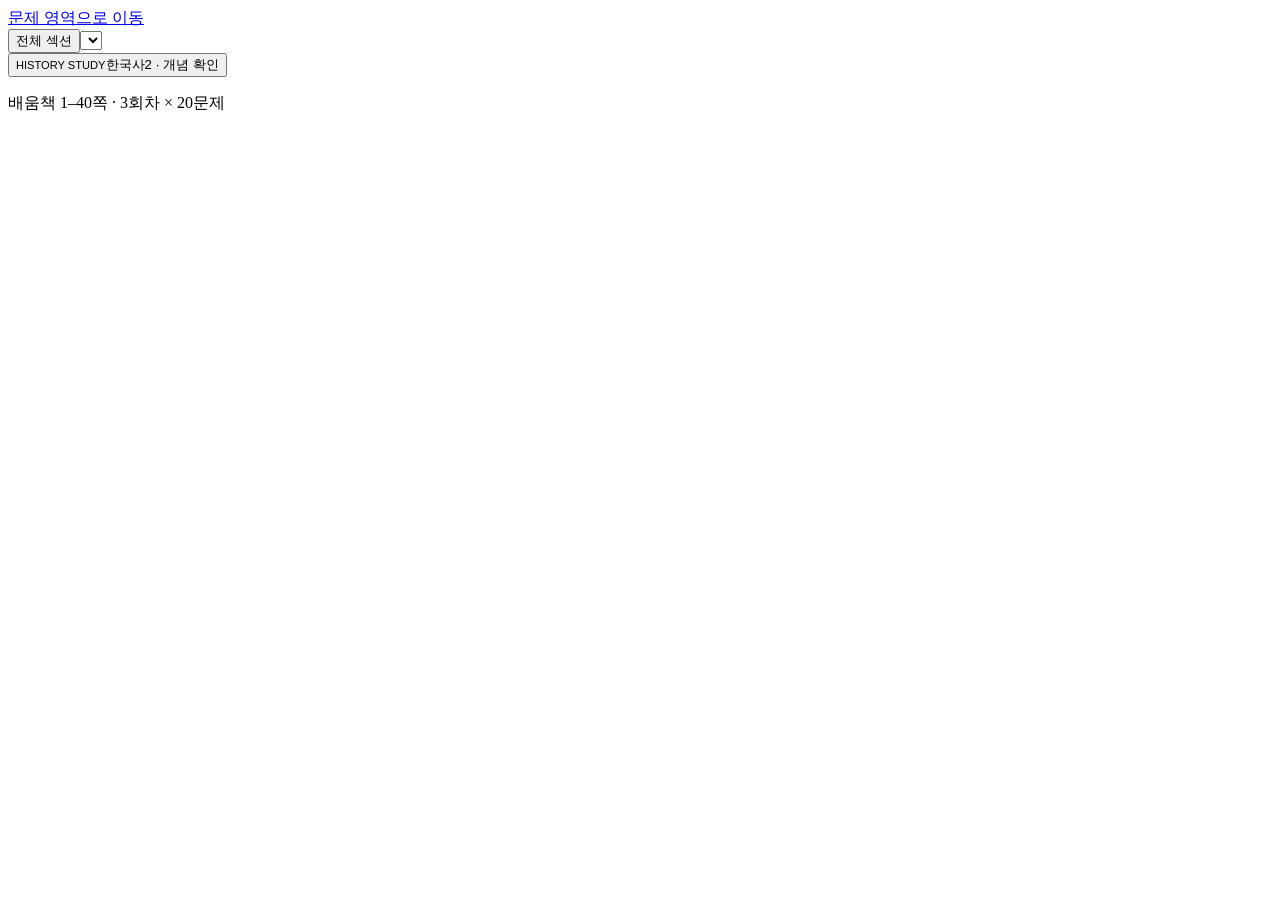
<file: korean-history-quiz/src/shell.html>
<!DOCTYPE html>
<html lang="ko">
<head>
<meta charset="UTF-8">
<meta name="viewport" content="width=device-width,initial-scale=1">
<meta name="description" content="한국사2 배움책 개념 확인. 20개 섹션, 섹션별 3회차, 회차당 20문제. 총 1,200문제.">
<title>한국사2 · 개념 확인 1,200</title>
<link rel="icon" href="data:,">
<style>__STYLE__</style>
</head>
<body>
<a class="skip" href="#main">문제 영역으로 이동</a>
<div class="mobile"><button id="mobile-home">전체 섹션</button><select id="mobile-select" aria-label="학습할 섹션 선택"></select></div>
<div class="layout">
  <aside>
    <button class="brand" id="brand"><small>HISTORY STUDY</small>한국사2 · 개념 확인</button>
    <p class="side-note">배움책 1–40쪽 · 3회차 × 20문제</p>
    <nav id="nav" aria-label="섹션 목록"></nav>
  </aside>
  <main id="main" tabindex="-1"></main>
</div>
<div id="bottom" class="bottom" hidden></div>
<noscript><p style="padding:24px">문제를 풀려면 브라우저에서 JavaScript를 허용해 주세요. 내려받은 HTML 파일을 Chrome, Edge 또는 Safari로 열 수 있습니다.</p></noscript>
<script id="quiz-data" type="application/json">__DATA__</script>
<script>__SCRIPT__</script>
</body>
</html>
</file>
<file: ilyoung-express/style.css>
:root{color-scheme:dark;--ink:#191b1b;--paper:#f4eee3;--muted:#a9ada6;--orange:#ff7848;--line:rgba(230,226,211,.18)}
*{box-sizing:border-box}html,body{margin:0;width:100%;height:100%;overflow:hidden}body{background:var(--ink);color:var(--paper);font-family:"Malgun Gothic","Apple SD Gothic Neo",sans-serif}button{font:inherit;color:inherit;cursor:pointer;-webkit-tap-highlight-color:transparent}button:focus-visible{outline:3px solid #ffe09a;outline-offset:5px}button:active{filter:brightness(1.18)}[hidden]{display:none!important}#game{position:fixed;inset:0;width:100%;height:100%;touch-action:none}.interface{position:fixed;inset:0;pointer-events:none;padding:0 4%}button{pointer-events:auto}.hud{height:106px;display:grid;grid-template-columns:1fr 1fr 1fr;align-items:center;border-bottom:1px solid var(--line);background:linear-gradient(180deg,rgba(10,15,17,.7),rgba(10,15,17,.32));margin:0 -4.35%;padding:0 4%;font-family:ui-monospace,Consolas,monospace}.eyebrow{font-size:11px;font-weight:600;letter-spacing:2px;color:var(--muted);display:block;margin-bottom:6px}.countdown-block strong,.speed-block strong{font-size:29px;letter-spacing:1px;font-weight:500;font-variant-numeric:tabular-nums}.live-dot{display:inline-block;width:6px;height:6px;background:var(--orange);border-radius:50%;margin-right:8px;vertical-align:2px;box-shadow:0 0 12px #ff784860}.speed-block{text-align:center}.speed-block .eyebrow{color:#e6ddce}.speed-block small{font-size:13px;color:var(--muted)}.hud-right{display:flex;align-items:center;justify-content:flex-end;gap:22px}.running-label{font:11px "Malgun Gothic",sans-serif;color:#c7c9bc}.sound-button{height:39px;width:43px;border:1px solid var(--line);border-radius:5px;background:#d3d4bf09;font-size:17px}.urgent{color:#ff5b58;animation:urgent 1s steps(2,end) infinite}@keyframes urgent{50%{opacity:.35}}.hero{position:absolute;left:4%;top:23%}.hero-kicker{font-size:10px;letter-spacing:2px;color:#d9c5b0;display:flex;align-items:center;gap:12px}.ticket-mark{border:1px solid #d9c5b05e;padding:4px 8px;color:var(--orange);letter-spacing:1px}.hero h1{font-size:clamp(40px,4.7vw,74px);line-height:1.14;letter-spacing:-4px;margin:20px 0 18px;font-weight:900}.hero h1 span{display:block}.hero em{display:block;font-size:clamp(13px,1.45vw,21px);font-style:normal;font-weight:500;color:var(--orange);letter-spacing:2px;margin-top:19px}.hero p{font-size:12px;line-height:1.9;color:#c1b5a6;margin:0}.journey-info{position:absolute;right:4%;top:25%;text-align:right}.journey-info>div{font:18px ui-monospace,monospace;color:#a9a19c}.journey-info strong{font-size:54px;font-weight:300;color:#e7dfcf}.journey-info p{font-size:11px;color:#bcb2a7;margin:8px 0 15px}.stage-ticks{display:flex;justify-content:flex-end;gap:5px}.stage-ticks i{display:block;width:20px;height:3px;background:#d4c7b525}.stage-ticks i.active{background:var(--orange)}.counter{display:block;margin-top:20px;color:#bfb5a8;font-size:11px}.counter b{color:#f5e9d6;font:17px ui-monospace,monospace;margin:0 3px}.controls{position:absolute;left:4%;right:4%;bottom:91px;display:grid;grid-template-columns:210px 1fr 178px;gap:6%;align-items:center}.coffee-panel>div:first-child{display:flex;justify-content:space-between;font-size:12px;align-items:center}.coffee-panel strong{font:18px ui-monospace,monospace;color:#ffd589}.coffee-panel small{font-size:10px;color:#8e978d}.fuel-track{height:5px;background:#a49d7326;margin-top:12px}.fuel-track>span{display:block;width:30%;height:100%;background:#e3b46e;transition:width .12s linear,background .3s}.coffee-panel p{font-size:10px;color:#92998e;margin:9px 0 0}.announcement{text-align:center;min-width:0}.broadcast-label{font-size:9px;color:#9fa496;letter-spacing:2px}.broadcast-label i{display:inline-block;width:5px;height:5px;border-radius:50%;background:#c6d694;margin-right:7px}.announcement p{font-size:12px;line-height:1.7;margin:9px auto 0;max-width:420px;color:#e1dfcc;min-height:41px;transition:color .2s}.brake{position:relative;border:1px solid #c469524a;background:#773c322a;border-radius:5px;text-align:left;min-height:66px;padding:12px 18px;color:#ff9275;box-shadow:inset 0 0 20px #95392c08;transition:transform .42s ease,left .42s ease,top .42s ease,background .2s}.brake-symbol{font:bold 16px sans-serif;border:1px solid #ff94764d;border-radius:50%;width:23px;height:23px;display:inline-flex;align-items:center;justify-content:center;position:absolute;right:16px;top:19px}#brakeLabel{font-size:14px;font-weight:700}.brake small{display:block;font-size:9px;color:#b17867;margin-top:5px}.brake:hover{background:#813d3657}.key-guide{position:absolute;bottom:42px;left:4%;display:flex;gap:22px;color:#939a8e;font-size:10px;align-items:center}.key-guide kbd{font:9px "Malgun Gothic",sans-serif;border:1px solid #83887948;padding:3px 5px;border-radius:3px;margin-right:4px;color:#c6cbbd}.guide-note{color:#647467;margin-left:3px}.bottom-line{position:absolute;left:4%;right:4%;bottom:0;height:29px;border-top:1px solid #8d9b7d22;display:flex;align-items:center;justify-content:space-between;font-size:8px;letter-spacing:1px;color:#718171}.evolution{position:absolute;top:47%;left:0;width:100%;text-align:center;font-size:clamp(24px,4vw,48px);font-weight:900;opacity:0;text-shadow:0 3px 30px #161629;transition:opacity .15s}.evolution.visible{opacity:1}.route{position:absolute;top:126px;left:26%;right:26%}.route-caption{display:flex;justify-content:space-between;font-size:8px;color:#a8aa9c;letter-spacing:.7px;margin-bottom:12px}.route-track{height:2px;background:#d3d4bb28;position:relative}.route-fill{position:absolute;height:100%;left:0;width:0;background:var(--orange)}.route-train{position:absolute;left:0;top:-3px;width:8px;height:8px;background:var(--orange);border-radius:2px;transform:translateX(-50%);box-shadow:0 0 13px #ff7b457d;z-index:2}.stations{display:grid;grid-template-columns:repeat(5,1fr);font-size:8px;color:#939c8e;text-align:right}.stations span{position:relative;padding-top:13px;white-space:nowrap;transform:translateX(15px)}.stations span::before{content:"";position:absolute;width:6px;height:6px;border-radius:50%;border:1px solid #9ea592;background:#23292a;right:12px;top:-4px}.stations span.passed{color:#ffc898}.stations span.passed::before{background:var(--orange);border-color:var(--orange)}.overdrive{position:absolute;left:0;right:0;top:55%;text-align:center;color:#ffee56;font-weight:900;font-size:24px;text-shadow:0 0 20px #b25cff}.ending{position:fixed;inset:0;background:rgba(13,17,23,.82);backdrop-filter:blur(9px);display:grid;place-items:center;padding:25px;z-index:20}.ending-card{width:min(550px,100%);text-align:center;padding:38px 36px;border:1px solid #dbd8c32b;background:#181e23ee;box-shadow:0 20px 100px #0005;border-radius:8px}.ending-tag{color:#e5ba7a;font-size:11px;letter-spacing:2px}.ending h2{font-size:46px;line-height:1.3;letter-spacing:-2px;margin:26px 0 15px}.ending h2 em{color:var(--orange);font-style:normal}.ending-card>p{font-size:12px;color:#a6b2b4}.results{margin:32px 0;border-top:1px solid var(--line);border-bottom:1px solid var(--line);padding:12px 0}.results>div{display:flex;justify-content:space-between;align-items:center;padding:10px 0;font-size:12px;color:#a9b4b5}.results strong{color:#ece9da;font-size:14px}.ending button{width:100%;border:0;border-radius:3px;background:var(--orange);padding:16px;color:#291c14;font-weight:800}.ending button span{float:right;font-size:18px}.ending-card>small{display:block;font-size:9px;color:#7e8c8c;margin-top:17px}noscript{position:fixed;inset:40%;z-index:30}
/* 빠른 단계에서도 게임 동작과 안내가 제목보다 먼저 읽히도록 한다. */
.hero{transition:opacity .8s}.fast .hero{opacity:.42}.fast .hero:hover{opacity:1}#game:focus{outline:none}.touch-guide{position:absolute;left:24px;right:24px;top:calc(50% + 110px);display:flex;justify-content:space-between;font-size:10px;letter-spacing:1px;color:#c4ceba88}.brake{touch-action:manipulation}
@media(max-width:650px){
  .interface{padding:0 24px}.hud{height:90px;margin:0 -24px;padding:0 24px;grid-template-columns:minmax(0,1fr) minmax(0,1fr) 40px;gap:8px}.eyebrow{font-size:9px;letter-spacing:1px}.countdown-block strong,.speed-block strong{font-size:23px;letter-spacing:0}.speed-block small{font-size:9px}.hud-right{gap:0}.running-label{display:none}.sound-button{width:38px;height:38px}.live-dot{margin-right:4px;width:5px;height:5px}.route{left:24px;right:36px;top:112px}.route-caption{font-size:9px}.stations{font-size:8px}.hero{left:24px;top:190px}.hero-kicker{font-size:9px;letter-spacing:1px;gap:9px}.hero h1{font-size:46px;letter-spacing:-3px;margin:15px 0 10px}.hero em{font-size:13px;letter-spacing:1px;margin-top:14px}.hero p{display:none}.journey-info{right:24px;top:244px}.journey-info .eyebrow{font-size:8px}.journey-info strong{font-size:37px}.journey-info>div{font-size:12px}.journey-info p{display:none}.stage-ticks{margin-top:10px;gap:3px}.stage-ticks i{width:9px;height:2px}.counter{margin-top:15px;font-size:8px}.counter b{font-size:12px}.controls{left:24px;right:24px;bottom:100px;grid-template-columns:minmax(0,1fr) 133px;gap:26px 22px}.announcement{grid-column:1/-1;grid-row:1}.announcement p{font-size:12px;max-width:330px;min-height:40px;line-height:1.8}.coffee-panel{grid-row:2}.coffee-panel>div:first-child{font-size:11px}.coffee-panel strong{font-size:17px}.coffee-panel p{font-size:8px;line-height:1.6}.brake{grid-row:2;min-height:64px;padding:12px}.brake-symbol{right:11px;width:20px;height:20px;font-size:12px}#brakeLabel{font-size:12px}.brake small{font-size:8px}.key-guide{display:none}.touch-guide[hidden]{display:flex!important}.bottom-line{left:24px;right:24px;height:48px;bottom:env(safe-area-inset-bottom);font-size:8px;letter-spacing:0}.bottom-line span:nth-child(2){display:none}.evolution{top:43%;font-size:23px;padding:0 10px}.overdrive{top:60%;font-size:18px}.ending{padding:20px}.ending-card{padding:28px 22px}.ending h2{font-size:36px}.results{margin:25px 0}.results strong{font-size:12px}.ending-card>small{font-size:8px}
}
@media(max-height:700px) and (max-width:650px){.hero{top:166px}.hero h1{font-size:36px}.journey-info{top:195px}.hero-kicker{font-size:8px}.hero em{font-size:11px}.controls{bottom:67px;gap:14px 20px}.touch-guide{top:calc(50% + 81px);font-size:8px}.announcement p{font-size:10px;min-height:34px}.coffee-panel p{display:none}.bottom-line{height:35px}.ending-card{padding:20px}.ending h2{font-size:30px;margin:16px 0}.results{margin:17px 0}}
@media(min-width:651px) and (max-height:650px){.hud{height:78px}.route{top:94px}.hero{top:27%}.hero h1{font-size:39px;margin:10px 0}.hero em{font-size:13px;margin-top:9px}.hero p{display:none}.journey-info{top:26%}.journey-info strong{font-size:34px}.journey-info p{display:none}.controls{bottom:55px;grid-template-columns:180px 1fr 160px;gap:4%}.brake{min-height:56px}.key-guide{bottom:35px}.bottom-line{height:23px}.coffee-panel p{display:none}.announcement p{font-size:10px;min-height:32px}}
@media(prefers-reduced-motion:reduce){.urgent{animation-duration:2s}.hero,.brake,.evolution{transition-duration:.01s}}
.ending-card{max-height:calc(100dvh - 40px);overflow-y:auto}
</file>
